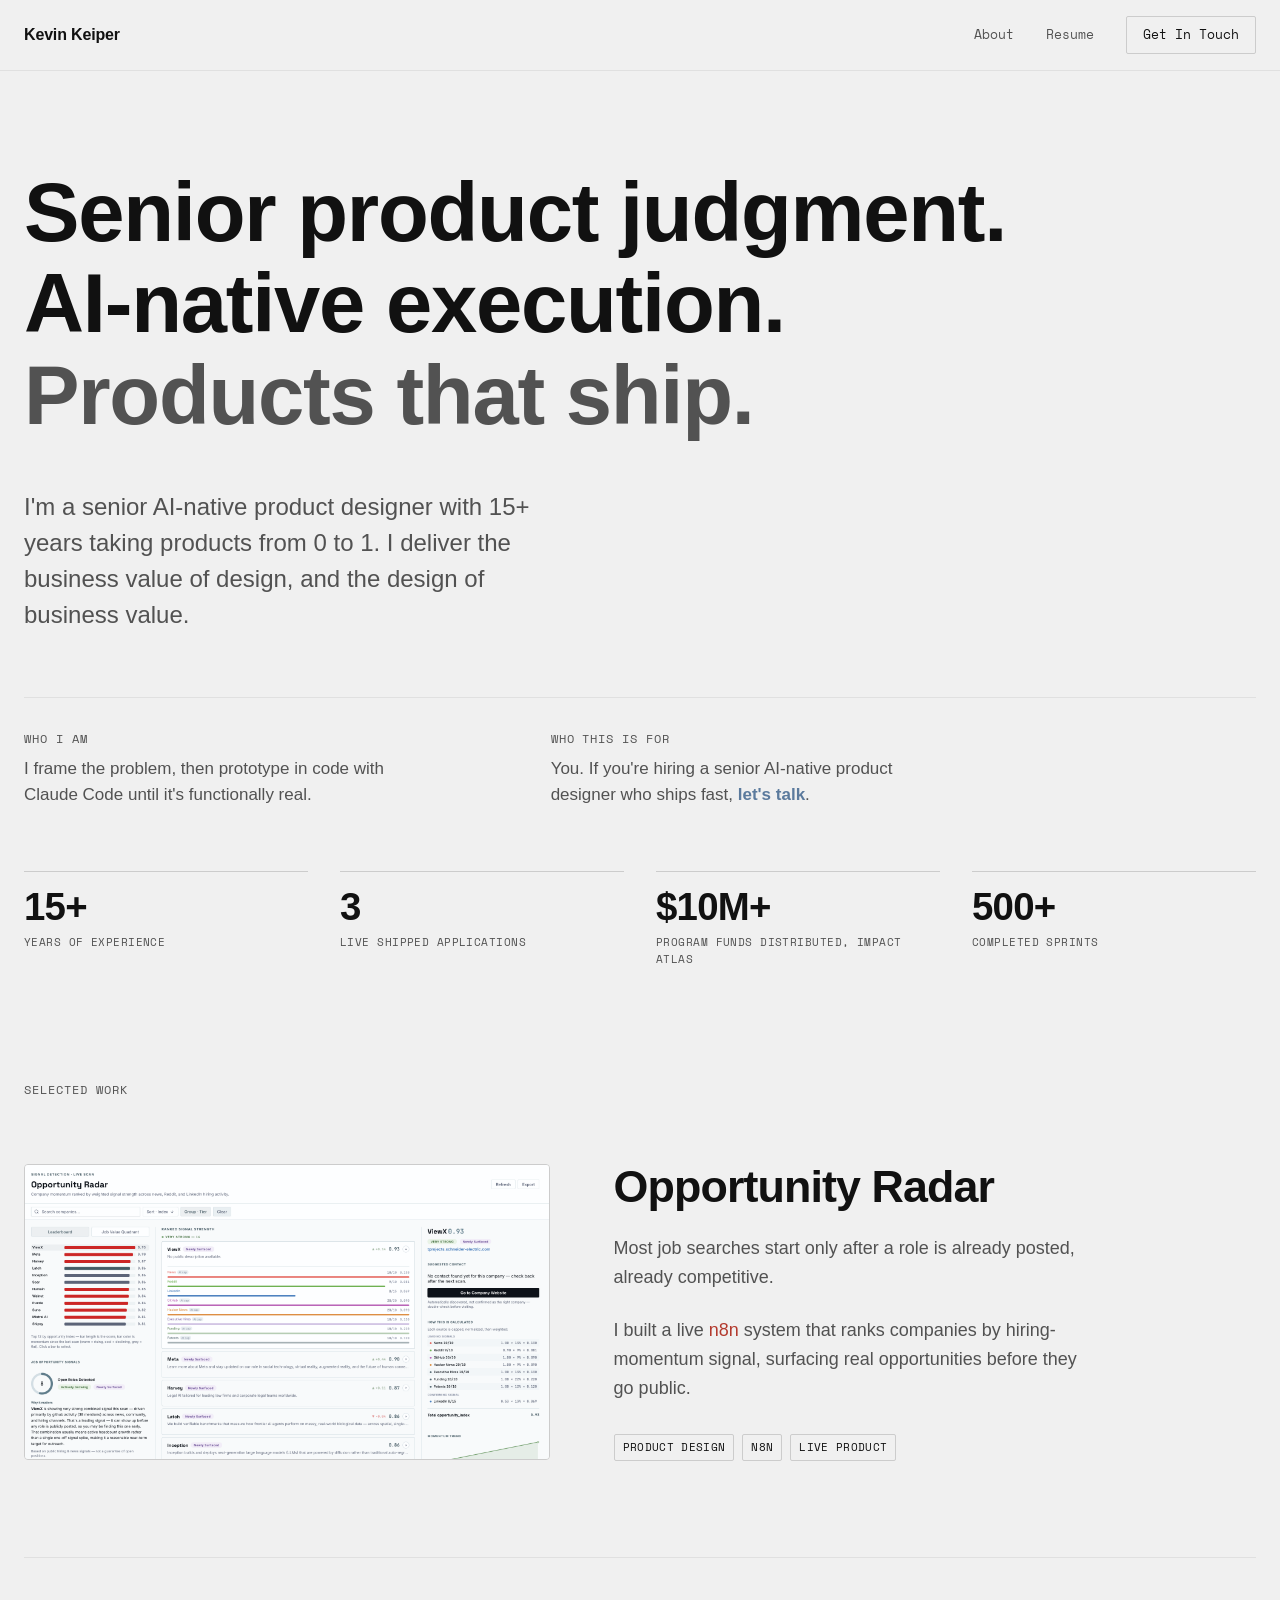
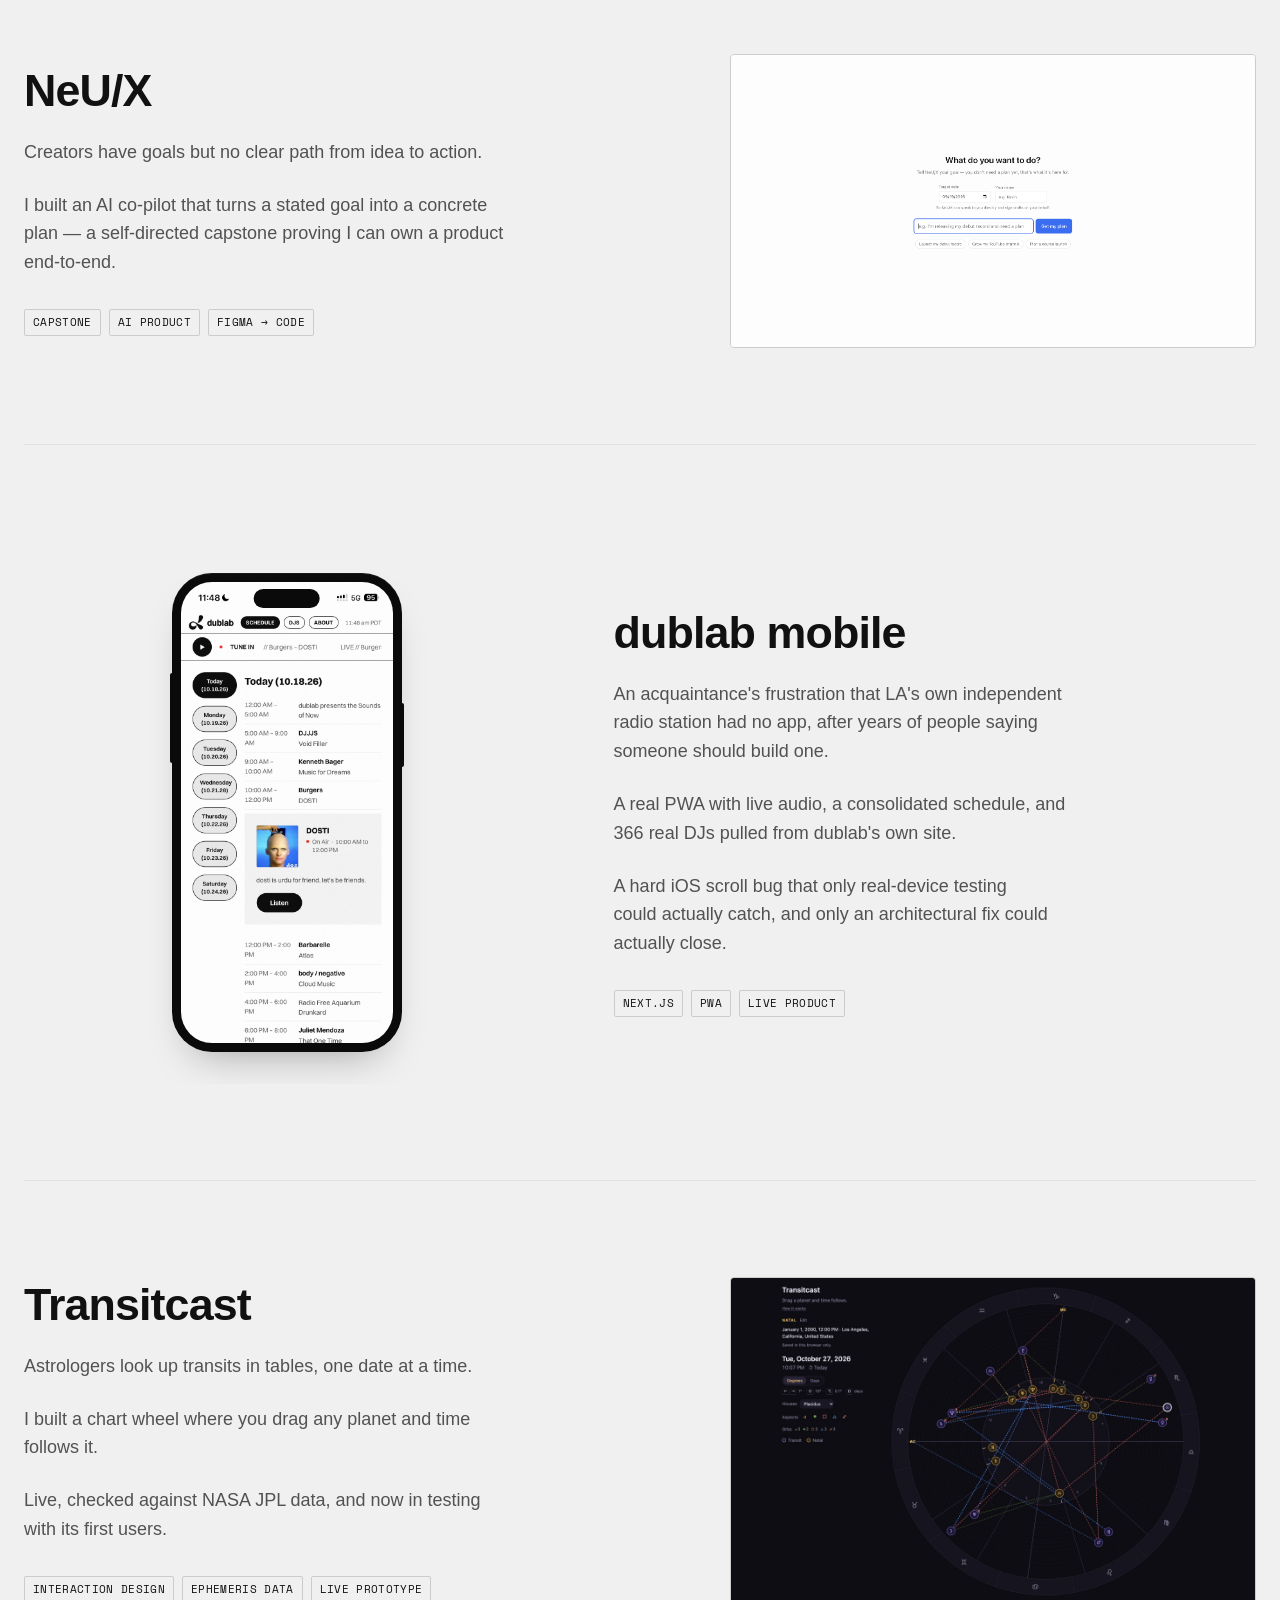
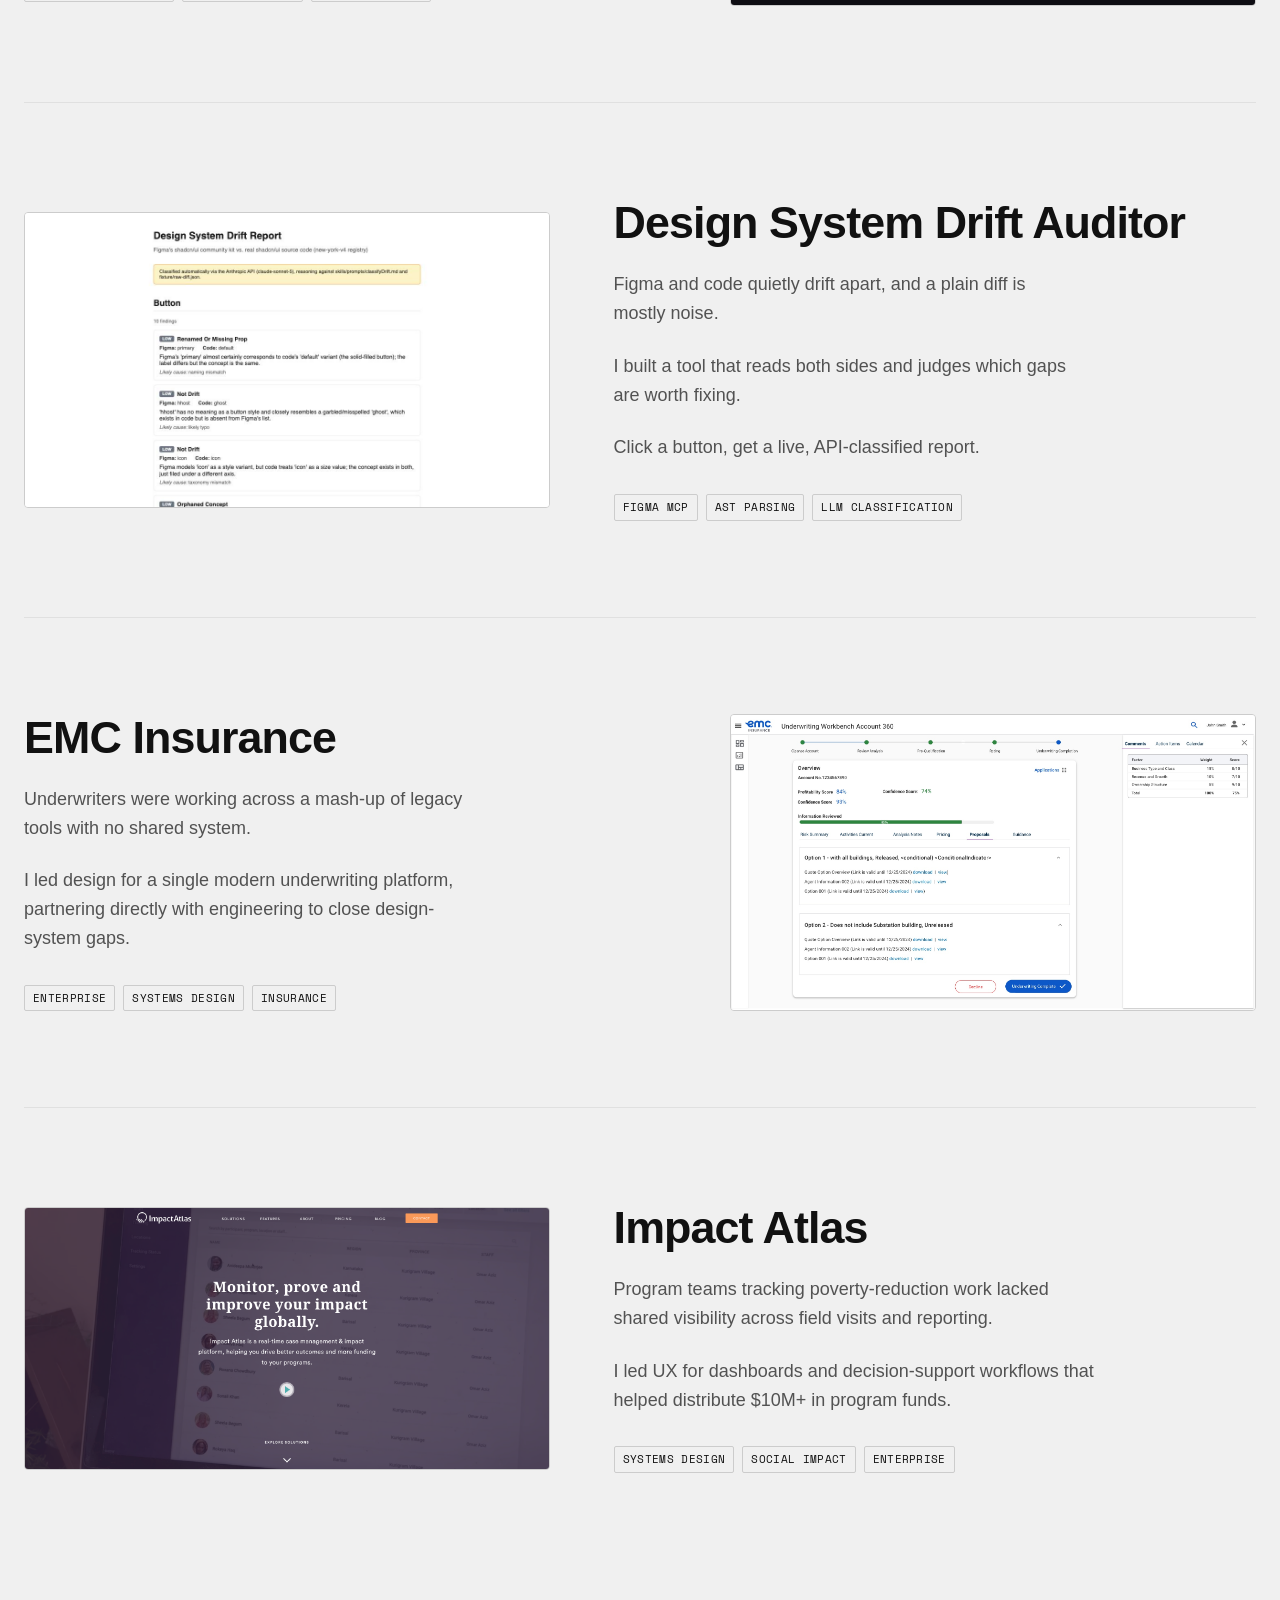
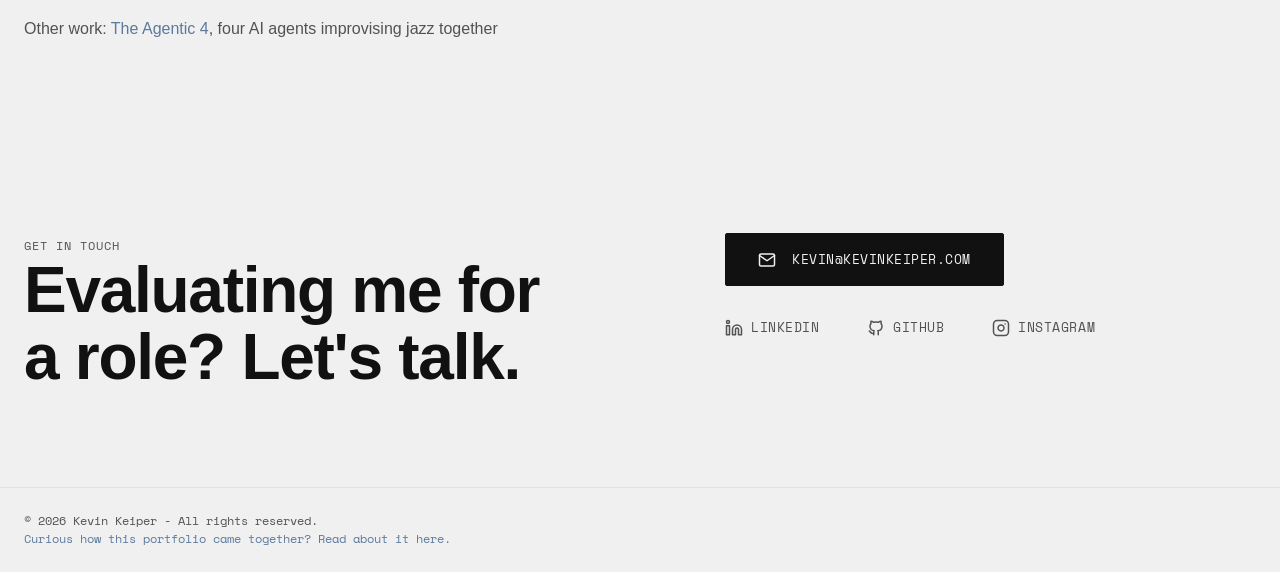
<file: index.html>
<!DOCTYPE html>
<html lang="en">
<head>
<script>document.documentElement.classList.add('js');</script>
<meta charset="UTF-8">
<meta name="viewport" content="width=device-width, initial-scale=1.0">
<title>Kevin Keiper: Senior AI-Native Product Designer</title>
<meta name="description" content="Kevin Keiper — Senior AI-Native Product Designer. Product design portfolio: shipped AI-powered products, enterprise UX, and end-to-end case studies.">
<link rel="preconnect" href="https://api.fontshare.com">
<link href="https://api.fontshare.com/v2/css?f[]=general-sans@400,500,600,700&display=swap" rel="stylesheet">
<link href="https://fonts.googleapis.com/css2?family=Space+Mono:wght@400;700&display=swap" rel="stylesheet">
<link rel="stylesheet" href="css/styles.css">
</head>
<body>

<header class="site-header">
  <div class="wrap site-header__inner">
    <a href="index.html" class="site-header__name">Kevin Keiper</a>
    <div class="site-header__nav">
      <a href="work/about/index.html" class="site-header__link">About</a>
      <a href="assets/resume/Kevin-Keiper-Resume.pdf" class="site-header__link" target="_blank" rel="noopener">Resume</a>
      <a href="#contact" class="site-header__cta">Get In Touch</a>
    </div>
  </div>
</header>

<main>

  <section class="hero">
    <div class="wrap">

      <h1 class="hero__headline">Senior product judgment.<br>AI-native execution.<br><em>Products that ship.</em></h1>
      <p class="hero__subhead">I'm <span data-role-article>a</span> <span data-role-title>senior AI-native product designer</span> with 15+ years taking products from 0 to 1. I deliver the business value of design, and the design of business value.</p>

      <div class="hero__meta">
        <div class="hero__meta-item">
          <span class="section-label">Who I am</span>
          <p>I frame the problem, then prototype in code with Claude Code until it's functionally real.</p>
        </div>
        <div class="hero__meta-item">
          <span class="section-label">Who this is for</span>
          <p>You. If you're hiring <span data-role-article>a</span> <span data-role-title>senior AI-native product designer</span> who ships fast, <a href="mailto:kevin@kevinkeiper.com" class="link-muted-blue"><strong>let's talk</strong></a>.</p>
        </div>
      </div>

    </div>
  </section>

  <div class="hero__stats-divider">
    <div class="wrap">
      <div class="stat-grid">
        <div class="stat-tile">
          <div class="stat-tile__number">15+</div>
          <div class="stat-tile__label">Years of experience</div>
        </div>
        <div class="stat-tile">
          <div class="stat-tile__number">3</div>
          <div class="stat-tile__label">Live shipped applications</div>
        </div>
        <div class="stat-tile">
          <div class="stat-tile__number">$10M+</div>
          <div class="stat-tile__label">Program funds distributed, Impact Atlas</div>
        </div>
        <div class="stat-tile">
          <div class="stat-tile__number">500+</div>
          <div class="stat-tile__label">Completed sprints</div>
        </div>
      </div>
    </div>
  </div>

  <!-- Marquee scrapped 2026-09-07 (Kevin's call, live-preview review): distracting, not adding
       enough to be worth it. Left commented in case we want to revisit the idea later.
  <div class="hero__marquee" aria-hidden="true">
    <div class="hero__marquee-track">
      <a href="work/about/index.html" tabindex="-1">Senior AI-Native Product Designer</a>
      <a href="work/opportunity-radar/index.html" tabindex="-1">Opportunity Radar</a>
      <a href="work/neux/index.html" tabindex="-1">NeU/X</a>
      <a href="work/impact-atlas/index.html" tabindex="-1">Impact Atlas</a>
      <a href="work/kevinkeiper-com/index.html" tabindex="-1">kevinkeiper.com</a>
      <a href="work/emc-insurance/index.html" tabindex="-1">EMC Insurance</a>
      <a href="work/about/index.html" tabindex="-1">AI-Native Product Designer</a>
      <a href="work/opportunity-radar/index.html" tabindex="-1">Opportunity Radar</a>
      <a href="work/neux/index.html" tabindex="-1">NeU/X</a>
      <a href="work/impact-atlas/index.html" tabindex="-1">Impact Atlas</a>
      <a href="work/kevinkeiper-com/index.html" tabindex="-1">kevinkeiper.com</a>
      <a href="work/emc-insurance/index.html" tabindex="-1">EMC Insurance</a>
    </div>
  </div>
  -->

  <section class="case-studies" id="work">
    <div class="wrap">
      <span class="section-label">Selected work</span>

      <article class="case-row">
        <a href="work/opportunity-radar/index.html" class="case-row__media" aria-label="Opportunity Radar case study">
          <img src="assets/images/cards/opprad-dashboard-v2.png" alt="Opportunity Radar dashboard: a leaderboard of companies ranked by hiring signal, with a selected company's score breakdown" loading="lazy">
        </a>
        <div class="case-row__body">
          <h2 class="case-row__title"><a href="work/opportunity-radar/index.html">Opportunity Radar</a></h2>
          <p class="case-row__desc">Most job searches start only after a role is already posted, already competitive.</p>

          <p class="case-row__desc">I built a live <a href="https://n8n.io" target="_blank" rel="noopener" class="link-n8n">n8n</a> system that ranks companies by hiring-momentum signal, surfacing real opportunities before they go public.</p>
          <ul class="tag-row">
            <li class="tag">Product Design</li>
            <li class="tag">n8n</li>
            <li class="tag">Live Product</li>
            <li class="tag" id="opp-radar-count" data-csv-url="https://docs.google.com/spreadsheets/d/e/2PACX-1vTGAgujnKii4qOQYezhAMdwFcsAnLOeg_jnZtE8lOHm2dexXdH0tWtwqKeZbhPxov_Z9YzQGEH2mS2C/pub?gid=456953071&amp;single=true&amp;output=csv">Loading contacts&hellip;</li>
          </ul>
        </div>
      </article>

      <article class="case-row case-row--reverse">
        <a href="work/neux/index.html" class="case-row__media" aria-label="NeU/X case study">
          <img src="work/neux/images/neux-home.png" alt="NeU/X AI co-pilot interface for creator goal planning" loading="lazy">
        </a>
        <div class="case-row__body">
          <h2 class="case-row__title"><a href="work/neux/index.html">NeU/X</a></h2>
          <p class="case-row__desc">Creators have goals but no clear path from idea to action.</p>

          <p class="case-row__desc">I built an AI co-pilot that turns a stated goal into a concrete plan — a self-directed capstone proving I can own a product end-to-end.</p>
          <ul class="tag-row">
            <li class="tag">Capstone</li>
            <li class="tag">AI Product</li>
            <li class="tag">Figma → Code</li>
          </ul>
        </div>
      </article>

      <article class="case-row">
        <a href="work/dublab/index.html" class="case-row__media case-row__media--plain" aria-label="dublab mobile case study">
          <div class="phone-frame" style="--phone-width: 230px;">
            <div class="phone-frame__island"></div>
            <div class="phone-frame__screen">
              <img src="work/dublab/images/dublab-schedule-onair-phone.jpg" alt="dublab app on a real iPhone: today's schedule with the on-air DOSTI show card and Listen button" loading="lazy">
            </div>
          </div>
        </a>
        <div class="case-row__body">
          <h2 class="case-row__title"><a href="work/dublab/index.html">dublab mobile</a></h2>
          <p class="case-row__desc">An acquaintance's frustration that LA's own independent radio station had no app, after years of people saying someone should build one.</p>

          <p class="case-row__desc">A real PWA with live audio, a consolidated schedule, and 366 real DJs pulled from dublab's own site.</p>

          <p class="case-row__desc">A hard iOS scroll bug that only real-device testing could actually catch, and only an architectural fix could actually close.</p>
          <ul class="tag-row">
            <li class="tag">Next.js</li>
            <li class="tag">PWA</li>
            <li class="tag">Live Product</li>
          </ul>
        </div>
      </article>

      <article class="case-row case-row--reverse">
        <a href="work/transitcast/index.html" class="case-row__media" aria-label="Transitcast case study">
          <img src="work/transitcast/images/transitcast-wheel.jpg" alt="Transitcast chart wheel: transiting planets around a sample birth chart, with dashed aspect lines" loading="lazy">
        </a>
        <div class="case-row__body">
          <h2 class="case-row__title"><a href="work/transitcast/index.html">Transitcast</a></h2>
          <p class="case-row__desc">Astrologers look up transits in tables, one date at a time.</p>

          <p class="case-row__desc">I built a chart wheel where you drag any planet and time follows it.</p>

          <p class="case-row__desc">Live, checked against NASA JPL data, and now in testing with its first users.</p>
          <ul class="tag-row">
            <li class="tag">Interaction Design</li>
            <li class="tag">Ephemeris Data</li>
            <li class="tag">Live Prototype</li>
          </ul>
        </div>
      </article>

      <article class="case-row">
        <a href="work/design-system-auditor/index.html" class="case-row__media case-row__media--crop" aria-label="Design System Drift Auditor case study">
          <img src="work/design-system-auditor/images/01-button-findings.jpg" alt="Design System Drift Report, showing classified findings with severity badges" loading="lazy">
        </a>
        <div class="case-row__body">
          <h2 class="case-row__title"><a href="work/design-system-auditor/index.html">Design System Drift Auditor</a></h2>
          <p class="case-row__desc">Figma and code quietly drift apart, and a plain diff is mostly noise.</p>

          <p class="case-row__desc">I built a tool that reads both sides and judges which gaps are worth fixing.</p>

          <p class="case-row__desc">Click a button, get a live, API-classified report.</p>
          <ul class="tag-row">
            <li class="tag">Figma MCP</li>
            <li class="tag">AST Parsing</li>
            <li class="tag">LLM Classification</li>
          </ul>
        </div>
      </article>

      <article class="case-row case-row--reverse">
        <a href="work/emc-insurance/index.html" class="case-row__media" aria-label="EMC Insurance case study">
          <img src="work/emc-insurance/images/EMC Final 05.jpg" alt="Underwriting Workbench proposals tab with quote options ready for release" loading="lazy">
        </a>
        <div class="case-row__body">
          <h2 class="case-row__title"><a href="work/emc-insurance/index.html">EMC Insurance</a></h2>
          <p class="case-row__desc">Underwriters were working across a mash-up of legacy tools with no shared system.</p>

          <p class="case-row__desc">I led design for a single modern underwriting platform, partnering directly with engineering to close design-system gaps.</p>
          <ul class="tag-row">
            <li class="tag">Enterprise</li>
            <li class="tag">Systems Design</li>
            <li class="tag">Insurance</li>
          </ul>
        </div>
      </article>

      <article class="case-row">
        <a href="work/impact-atlas/index.html" class="case-row__media" aria-label="Impact Atlas case study">
          <img src="work/impact-atlas/images/impact_atlas_homepage.png" alt="Impact Atlas marketing home page, showing the participant tracking dashboard" loading="lazy">
        </a>
        <div class="case-row__body">
          <h2 class="case-row__title"><a href="work/impact-atlas/index.html">Impact Atlas</a></h2>
          <p class="case-row__desc">Program teams tracking poverty-reduction work lacked shared visibility across field visits and reporting.</p>

          <p class="case-row__desc">I led UX for dashboards and decision-support workflows that helped distribute $10M+ in program funds.</p>
          <ul class="tag-row">
            <li class="tag">Systems Design</li>
            <li class="tag">Social Impact</li>
            <li class="tag">Enterprise</li>
          </ul>
        </div>
      </article>

      <p class="case-studies__also">Other work: <a href="work/the-agentic-4/index.html" class="link-muted-blue">The Agentic 4</a>, four AI agents improvising jazz together</p>

    </div>
  </section>

  <section class="contact" id="contact">
    <div class="wrap contact__grid">
      <div>
        <span class="section-label">Get in touch</span>
        <h2 class="contact__headline">Evaluating me for a role? Let's talk.</h2>
      </div>

      <div class="contact-links">
        <a href="mailto:kevin@kevinkeiper.com" class="btn contact-links__email">
          <svg class="contact-links__icon" viewBox="0 0 24 24" fill="none" stroke="currentColor" stroke-width="2" stroke-linecap="round" stroke-linejoin="round" aria-hidden="true"><path d="M4 4h16c1.1 0 2 .9 2 2v12c0 1.1-.9 2-2 2H4c-1.1 0-2-.9-2-2V6c0-1.1.9-2 2-2z"/><polyline points="22,6 12,13 2,6"/></svg>
          kevin@kevinkeiper.com
        </a>
        <ul class="contact-links__social">
          <li>
            <a href="https://www.linkedin.com/in/kevinkeiper/" target="_blank" rel="noopener">
              <svg class="contact-links__icon" viewBox="0 0 24 24" fill="none" stroke="currentColor" stroke-width="2" stroke-linecap="round" stroke-linejoin="round" aria-hidden="true"><path d="M16 8a6 6 0 0 1 6 6v7h-4v-7a2 2 0 0 0-2-2 2 2 0 0 0-2 2v7h-4v-7a6 6 0 0 1 6-6z"/><rect x="2" y="9" width="4" height="12"/><circle cx="4" cy="4" r="2"/></svg>
              LinkedIn
            </a>
          </li>
          <li>
            <a href="https://github.com/keiperk" target="_blank" rel="noopener">
              <svg class="contact-links__icon" viewBox="0 0 24 24" fill="none" stroke="currentColor" stroke-width="2" stroke-linecap="round" stroke-linejoin="round" aria-hidden="true"><path d="M9 19c-4.3 1.4-4.3-2.5-6-3m12 5v-3.5c0-1 .1-1.4-.5-2 2.8-.3 5.5-1.4 5.5-6a4.6 4.6 0 0 0-1.3-3.2 4.2 4.2 0 0 0-.1-3.2s-1.1-.3-3.5 1.3a12.3 12.3 0 0 0-6.2 0C6.5 2.8 5.4 3.1 5.4 3.1a4.2 4.2 0 0 0-.1 3.2A4.6 4.6 0 0 0 4 9.5c0 4.6 2.7 5.7 5.5 6-.6.6-.6 1.2-.5 2V21"/></svg>
              GitHub
            </a>
          </li>
          <li>
            <a href="https://www.instagram.com/t_e_c_h_n_i_q_u_e_s/" target="_blank" rel="noopener">
              <svg class="contact-links__icon" viewBox="0 0 24 24" fill="none" stroke="currentColor" stroke-width="2" stroke-linecap="round" stroke-linejoin="round" aria-hidden="true"><rect x="2" y="2" width="20" height="20" rx="5" ry="5"/><path d="M16 11.37A4 4 0 1 1 12.63 8 4 4 0 0 1 16 11.37z"/><line x1="17.5" y1="6.5" x2="17.51" y2="6.5"/></svg>
              Instagram
            </a>
          </li>
        </ul>
      </div>
    </div>
  </section>

</main>

<footer class="site-footer">
  <div class="wrap">
    <p>&copy; 2026 Kevin Keiper - All rights reserved.</p>
    <p><a href="work/kevinkeiper-com/index.html" class="link-muted-blue">Curious how this portfolio came together? Read about it here.</a></p>
  </div>
</footer>

<script src="js/main.js"></script>
</body>
</html>
</file>
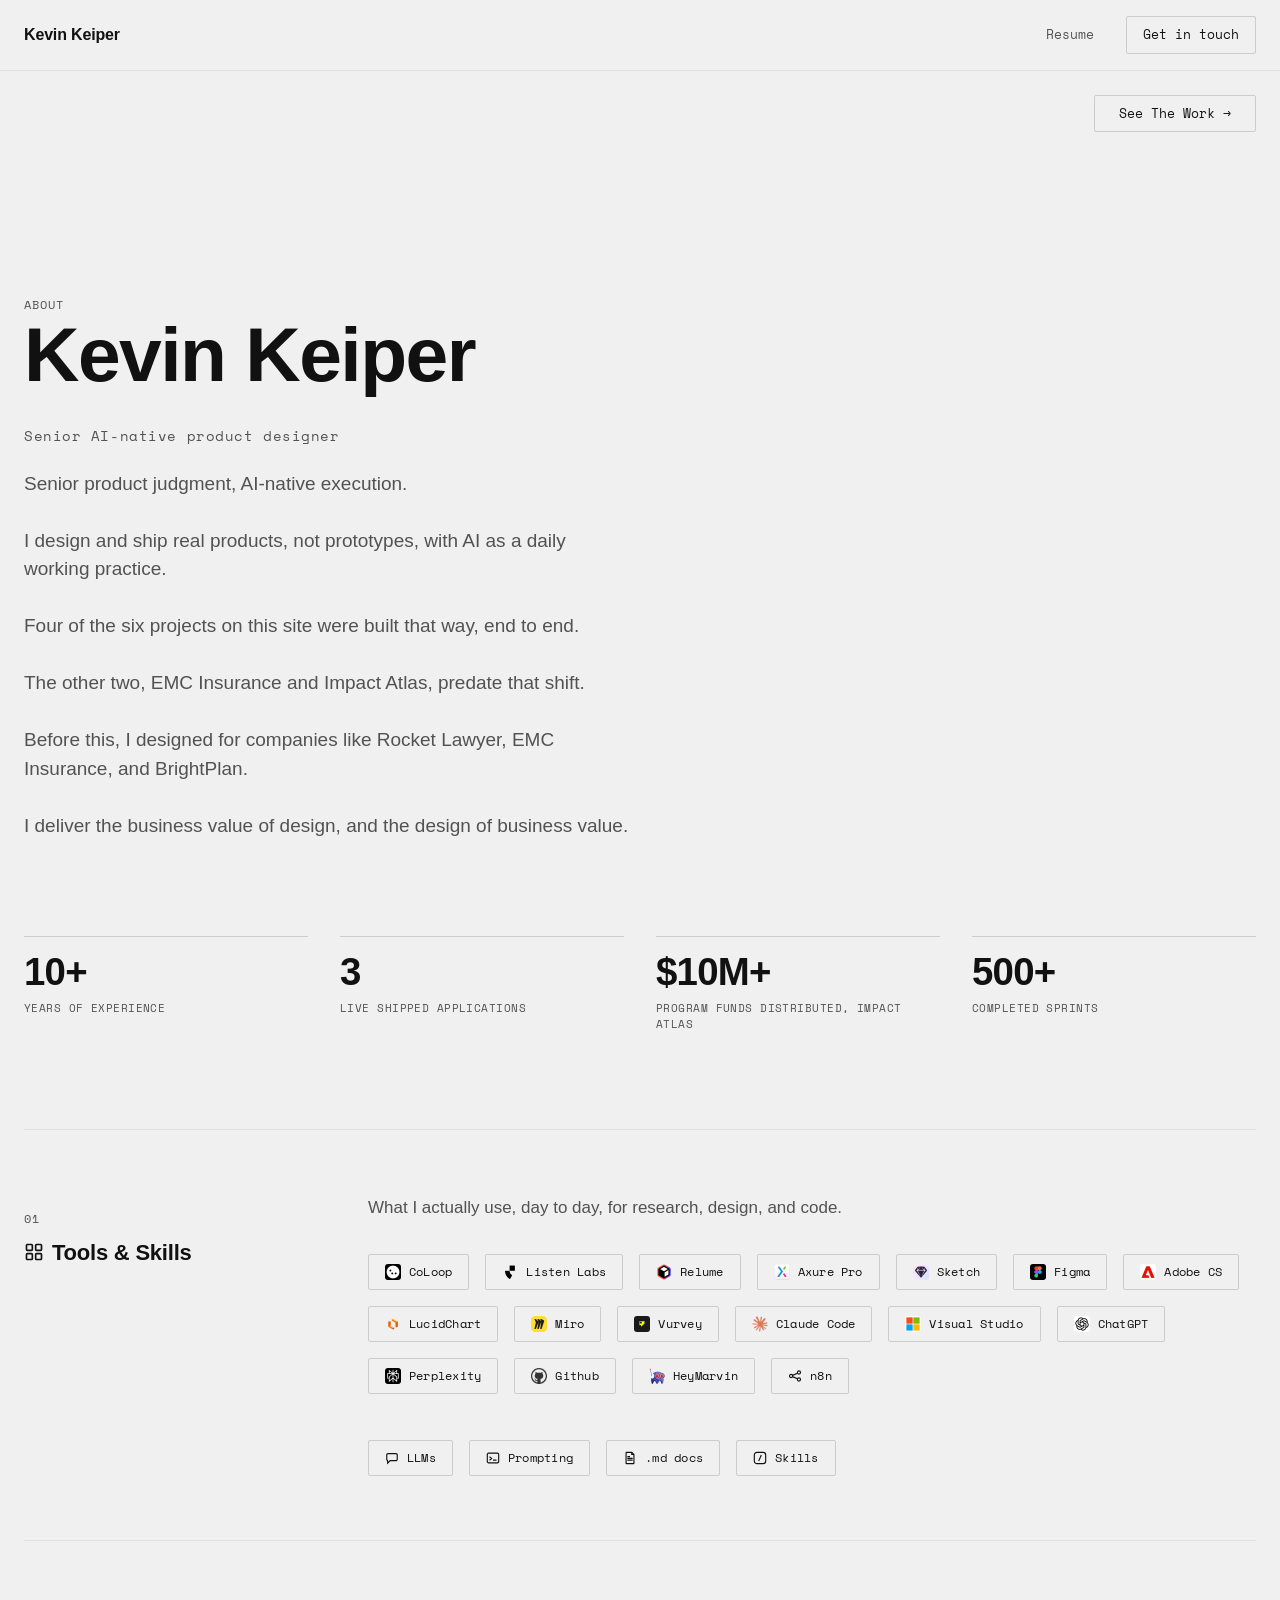
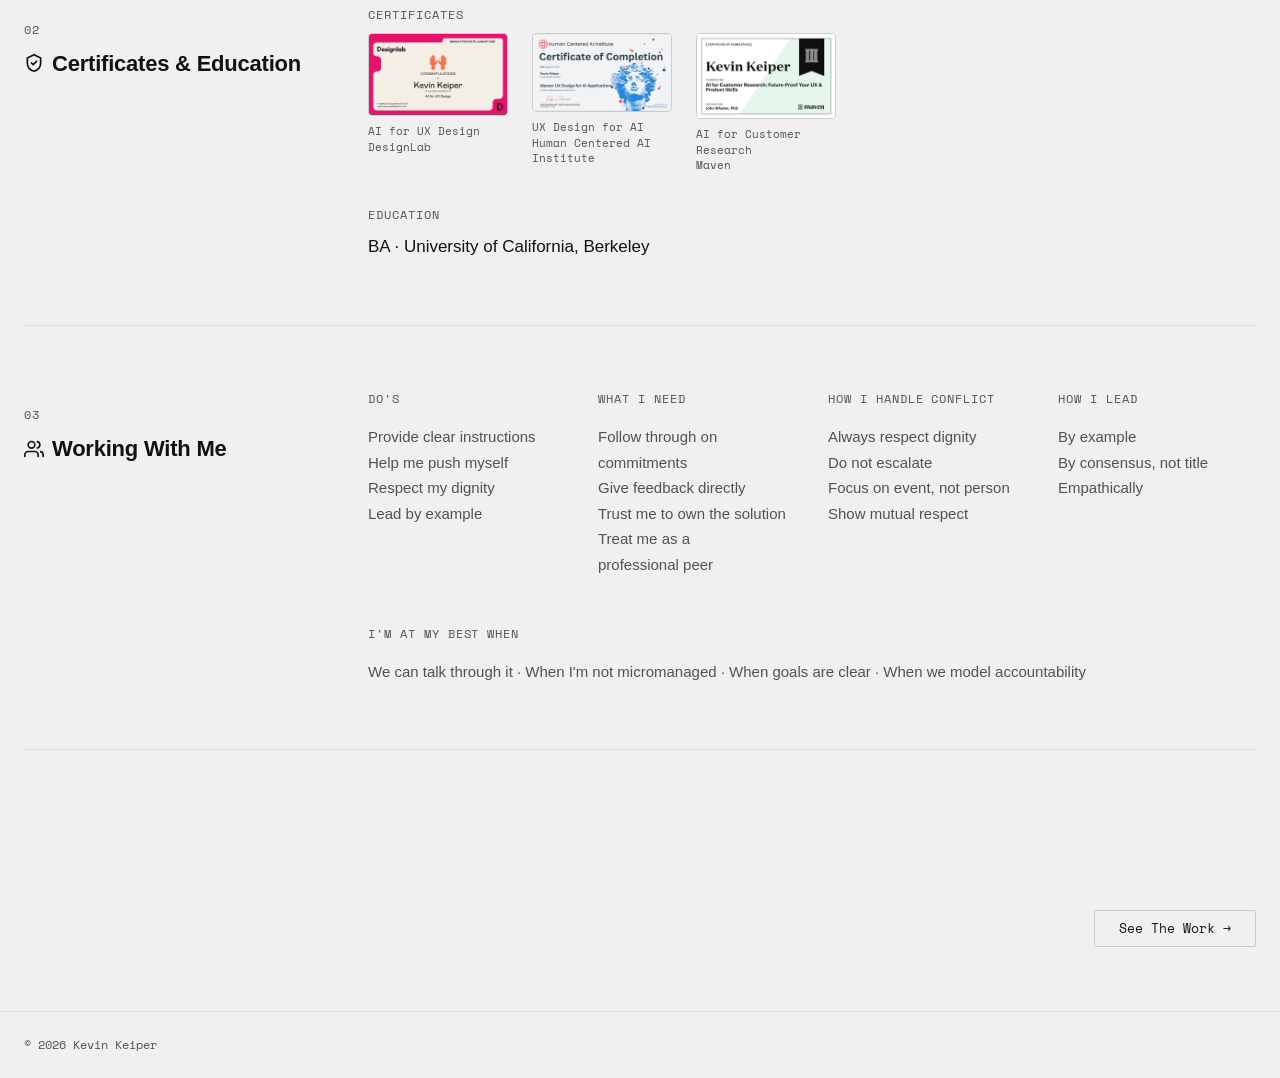
<file: work/about/index.html>
<!DOCTYPE html>
<html lang="en">
<head>
<script>document.documentElement.classList.add('js');</script>
<meta charset="UTF-8">
<meta name="viewport" content="width=device-width, initial-scale=1.0">
<title>About, Kevin Keiper</title>
<meta name="description" content="Product designer working with AI as a genuine collaborator: tools, credentials, and how I work with a team.">
<link rel="preconnect" href="https://api.fontshare.com">
<link href="https://api.fontshare.com/v2/css?f[]=general-sans@400,500,600,700&display=swap" rel="stylesheet">
<link href="https://fonts.googleapis.com/css2?family=Space+Mono:wght@400;700&display=swap" rel="stylesheet">
<link rel="stylesheet" href="../../css/styles.css">
</head>
<body>

<header class="site-header">
  <div class="wrap site-header__inner">
    <a href="../../index.html" class="site-header__name">Kevin Keiper</a>
    <div class="site-header__nav">
      <a href="../../assets/resume/Kevin-Keiper-Resume.pdf" class="site-header__link" target="_blank" rel="noopener">Resume</a>
      <a href="../../index.html#contact" class="site-header__cta">Get in touch</a>
    </div>
  </div>
</header>

<main>

  <nav class="detail-nav wrap detail-nav--top" style="justify-content: flex-end;">
    <a href="../../index.html#work">See The Work &rarr;</a>
  </nav>

  <section class="detail-hero">
    <div class="wrap">

      <div class="detail-hero-row">
        <div class="detail-hero-text">
          <span class="section-label detail-hero__eyebrow">About</span>
          <h1 class="detail-hero__title">Kevin Keiper</h1>
          <p class="detail-hero__role"><span data-role-title>senior AI-native product designer</span></p>
          <p class="detail-hero__desc">Senior product judgment, AI-native execution.<br><br>I design and ship real products, not prototypes, with AI as a daily working practice.<br><br>Four of the six projects on this site were built that way, end to end.<br><br>The other two, EMC Insurance and Impact Atlas, predate that shift.<br><br>Before this, I designed for companies like Rocket Lawyer, EMC Insurance, and BrightPlan.<br><br>I deliver the business value of design, and the design of business value.</p>
        </div>
      </div>

      <div class="stat-grid">
        <div class="stat-tile">
          <div class="stat-tile__number">10+</div>
          <div class="stat-tile__label">Years of experience</div>
        </div>
        <div class="stat-tile">
          <div class="stat-tile__number">3</div>
          <div class="stat-tile__label">Live shipped applications</div>
        </div>
        <div class="stat-tile">
          <div class="stat-tile__number">$10M+</div>
          <div class="stat-tile__label">Program funds distributed, Impact Atlas</div>
        </div>
        <div class="stat-tile">
          <div class="stat-tile__number">500+</div>
          <div class="stat-tile__label">Completed sprints</div>
        </div>
      </div>

    </div>
  </section>

  <div class="rail-wrap wrap">

    <section class="rail-row">
      <aside class="rail-item">
        <span class="section-label rail-item__index">01</span>
        <h2 class="detail-section__title"><svg class="rail-item__icon" viewBox="0 0 24 24" fill="none" stroke-width="2" stroke-linecap="round" stroke-linejoin="round"><rect x="3" y="3" width="7" height="7" rx="1"/><rect x="14" y="3" width="7" height="7" rx="1"/><rect x="3" y="14" width="7" height="7" rx="1"/><rect x="14" y="14" width="7" height="7" rx="1"/></svg>Tools & Skills</h2>
      </aside>
      <div class="rail-content">
        <div class="detail-section__body">
          <p>What I actually use, day to day, for research, design, and code.</p>
        </div>
        <ul class="tool-row" style="margin-top: var(--sp-5);">
          <li class="tool-badge"><img src="../../assets/tool-logos/favicon-coloop.png" alt="">CoLoop</li>
          <li class="tool-badge"><img src="../../assets/tool-logos/favicon-listenlabs.png" alt="">Listen Labs</li>
          <li class="tool-badge"><img src="../../assets/tool-logos/favicon-relume.png" alt="">Relume</li>
          <li class="tool-badge"><img src="../../assets/tool-logos/favicon-axurepro.png" alt="">Axure Pro</li>
          <li class="tool-badge"><img src="../../assets/tool-logos/favicon-sketch.png" alt="">Sketch</li>
          <li class="tool-badge"><img src="../../assets/tool-logos/favicon-figma.png" alt="">Figma</li>
          <li class="tool-badge"><img src="../../assets/tool-logos/favicon-adobecs.png" alt="">Adobe CS</li>
          <li class="tool-badge"><img src="../../assets/tool-logos/favicon-lucidchart.png" alt="">LucidChart</li>
          <li class="tool-badge"><img src="../../assets/tool-logos/favicon-miro.png" alt="">Miro</li>
          <li class="tool-badge"><img src="../../assets/tool-logos/favicon-vurvey.png" alt="">Vurvey</li>
          <li class="tool-badge"><img src="../../assets/tool-logos/favicon-claudecode.png" alt="">Claude Code</li>
          <li class="tool-badge"><img src="../../assets/tool-logos/favicon-visualstudio.png" alt="">Visual Studio</li>
          <li class="tool-badge"><img src="../../assets/tool-logos/favicon-chatgpt.png" alt="">ChatGPT</li>
          <li class="tool-badge"><img src="../../assets/tool-logos/favicon-perplexity.png" alt="">Perplexity</li>
          <li class="tool-badge"><img src="../../assets/tool-logos/favicon-github-circle.png" alt="">Github</li>
          <li class="tool-badge"><img src="../../assets/tool-logos/favicon-heymarvin.png" alt="">HeyMarvin</li>
          <li class="tool-badge">
            <svg viewBox="0 0 16 16" fill="none" stroke-width="1.3"><circle cx="3.5" cy="8" r="1.8"/><circle cx="12.5" cy="4" r="1.8"/><circle cx="12.5" cy="12" r="1.8"/><path d="M5.1 7.3 10.9 4.8M5.1 8.7 10.9 11.2"/></svg>
            n8n
          </li>
          <li style="flex-basis: 100%; height: 0; margin-top: 14px;" aria-hidden="true"></li>
          <li class="tool-badge">
            <svg viewBox="0 0 16 16" fill="none" stroke-width="1.3"><path d="M2 4.5a1.5 1.5 0 0 1 1.5-1.5h9A1.5 1.5 0 0 1 14 4.5v5A1.5 1.5 0 0 1 12.5 11H6l-3 3v-3H3.5A1.5 1.5 0 0 1 2 9.5v-5Z"/></svg>
            LLMs
          </li>
          <li class="tool-badge">
            <svg viewBox="0 0 16 16" fill="none" stroke-width="1.3"><rect x="1.5" y="2.5" width="13" height="11" rx="1.5"/><path d="M4 6.5 6.5 8.5 4 10.5M8 10.5h4"/></svg>
            Prompting
          </li>
          <li class="tool-badge">
            <svg viewBox="0 0 16 16" fill="none" stroke-width="1.3"><path d="M4 1.5h6l2.5 2.5v10a.5.5 0 0 1-.5.5h-8a.5.5 0 0 1-.5-.5v-12a.5.5 0 0 1 .5-.5Z"/><path d="M10 1.5v2.5h2.5"/><path d="M5 8.5h6M5 10.5h6M5 6.5h3"/></svg>
            .md docs
          </li>
          <li class="tool-badge">
            <svg viewBox="0 0 16 16" fill="none" stroke-width="1.3"><rect x="1.5" y="1.5" width="13" height="13" rx="3"/><path d="M9.5 4.5 6.5 11.5"/></svg>
            Skills
          </li>
        </ul>
      </div>
    </section>

    <section class="rail-row">
      <aside class="rail-item">
        <span class="section-label rail-item__index">02</span>
        <h2 class="detail-section__title"><svg class="rail-item__icon" viewBox="0 0 24 24" fill="none" stroke-width="2" stroke-linecap="round" stroke-linejoin="round"><path d="M12 2 4 6v6c0 5 3.5 8.5 8 10 4.5-1.5 8-5 8-10V6z"/><path d="m9 12 2 2 4-4"/></svg>Certificates &amp; Education</h2>
      </aside>
      <div class="rail-content">
        <div class="detail-section__body">
          <div style="margin-bottom: var(--sp-5);">
            <span class="section-label" style="display:block; margin-bottom: var(--sp-2);">Certificates</span>
            <ul class="cert-row">
              <li class="cert-badge">
                <a href="../../assets/certificates/AI for UX Design Certificate of Completion - Kevin Keiper.pdf" target="_blank" rel="noopener">
                  <img src="../../assets/certificates/thumb-ai-ux-design.png" alt="AI for UX Design certificate, DesignLab">
                  <span>AI for UX Design<br>DesignLab</span>
                </a>
              </li>
              <li class="cert-badge">
                <a href="../../assets/certificates/HCAI Cert - Kevin.pdf" target="_blank" rel="noopener">
                  <img src="../../assets/certificates/thumb-hcai.png" alt="Master UX Design for AI Applications certificate, Human Centered AI Institute">
                  <span>UX Design for AI<br>Human Centered AI Institute</span>
                </a>
              </li>
              <li class="cert-badge">
                <a href="../../assets/certificates/AI-for-Customer-Research_-Future-Proof-Your-UX-&-Product-Skills-Certificate (1) 1.png" target="_blank" rel="noopener">
                  <img src="../../assets/certificates/thumb-ai-customer-research.png" alt="AI for Customer Research certificate, Maven">
                  <span>AI for Customer Research<br>Maven</span>
                </a>
              </li>
            </ul>
          </div>
          <div>
            <span class="section-label" style="display:block; margin-bottom: var(--sp-2);">Education</span>
            <p style="color: var(--ink);">BA · University of California, Berkeley</p>
          </div>
        </div>
      </div>
    </section>

    <section class="rail-row">
      <aside class="rail-item">
        <span class="section-label rail-item__index">03</span>
        <h2 class="detail-section__title"><svg class="rail-item__icon" viewBox="0 0 24 24" fill="none" stroke-width="2" stroke-linecap="round" stroke-linejoin="round"><path d="M17 21v-2a4 4 0 0 0-4-4H5a4 4 0 0 0-4 4v2"/><circle cx="9" cy="7" r="4"/><path d="M23 21v-2a4 4 0 0 0-3-3.87"/><path d="M16 3.13a4 4 0 0 1 0 7.75"/></svg>Working With Me</h2>
      </aside>
      <div class="rail-content">
        <div class="detail-gallery detail-gallery--4up" style="align-items: start; margin-top: 0;">
          <div>
            <span class="section-label" style="display:block; margin-bottom: var(--sp-3);">Do's</span>
            <p style="color: var(--muted); font-size: 0.9375rem; line-height: 1.7;">Provide clear instructions<br>Help me push myself<br>Respect my dignity<br>Lead by example</p>
          </div>
          <div>
            <span class="section-label" style="display:block; margin-bottom: var(--sp-3);">What I Need</span>
            <p style="color: var(--muted); font-size: 0.9375rem; line-height: 1.7;">Follow through on commitments<br>Give feedback directly<br>Trust me to own the solution<br>Treat me as a professional peer</p>
          </div>
          <div>
            <span class="section-label" style="display:block; margin-bottom: var(--sp-3);">How I handle conflict</span>
            <p style="color: var(--muted); font-size: 0.9375rem; line-height: 1.7;">Always respect dignity<br>Do not escalate<br>Focus on event, not person<br>Show mutual respect</p>
          </div>
          <div>
            <span class="section-label" style="display:block; margin-bottom: var(--sp-3);">How I Lead</span>
            <p style="color: var(--muted); font-size: 0.9375rem; line-height: 1.7;">By example<br>By consensus, not title<br>Empathically</p>
          </div>
        </div>

        <div style="margin-top: var(--sp-6);">
          <span class="section-label" style="display:block; margin-bottom: var(--sp-3);">I'm At My Best When</span>
          <p style="color: var(--muted); font-size: 0.9375rem; line-height: 1.7;">We can talk through it &middot; When I'm not micromanaged &middot; When goals are clear &middot; When we model accountability</p>
        </div>
      </div>
    </section>

  </div>

  <nav class="detail-nav wrap" style="justify-content: flex-end;">
    <a href="../../index.html#work">See The Work &rarr;</a>
  </nav>

</main>

<footer class="site-footer">
  <div class="wrap">
    <p>&copy; 2026 Kevin Keiper</p>
  </div>
</footer>

<script src="../../js/main.js"></script>
</body>
</html>
</file>
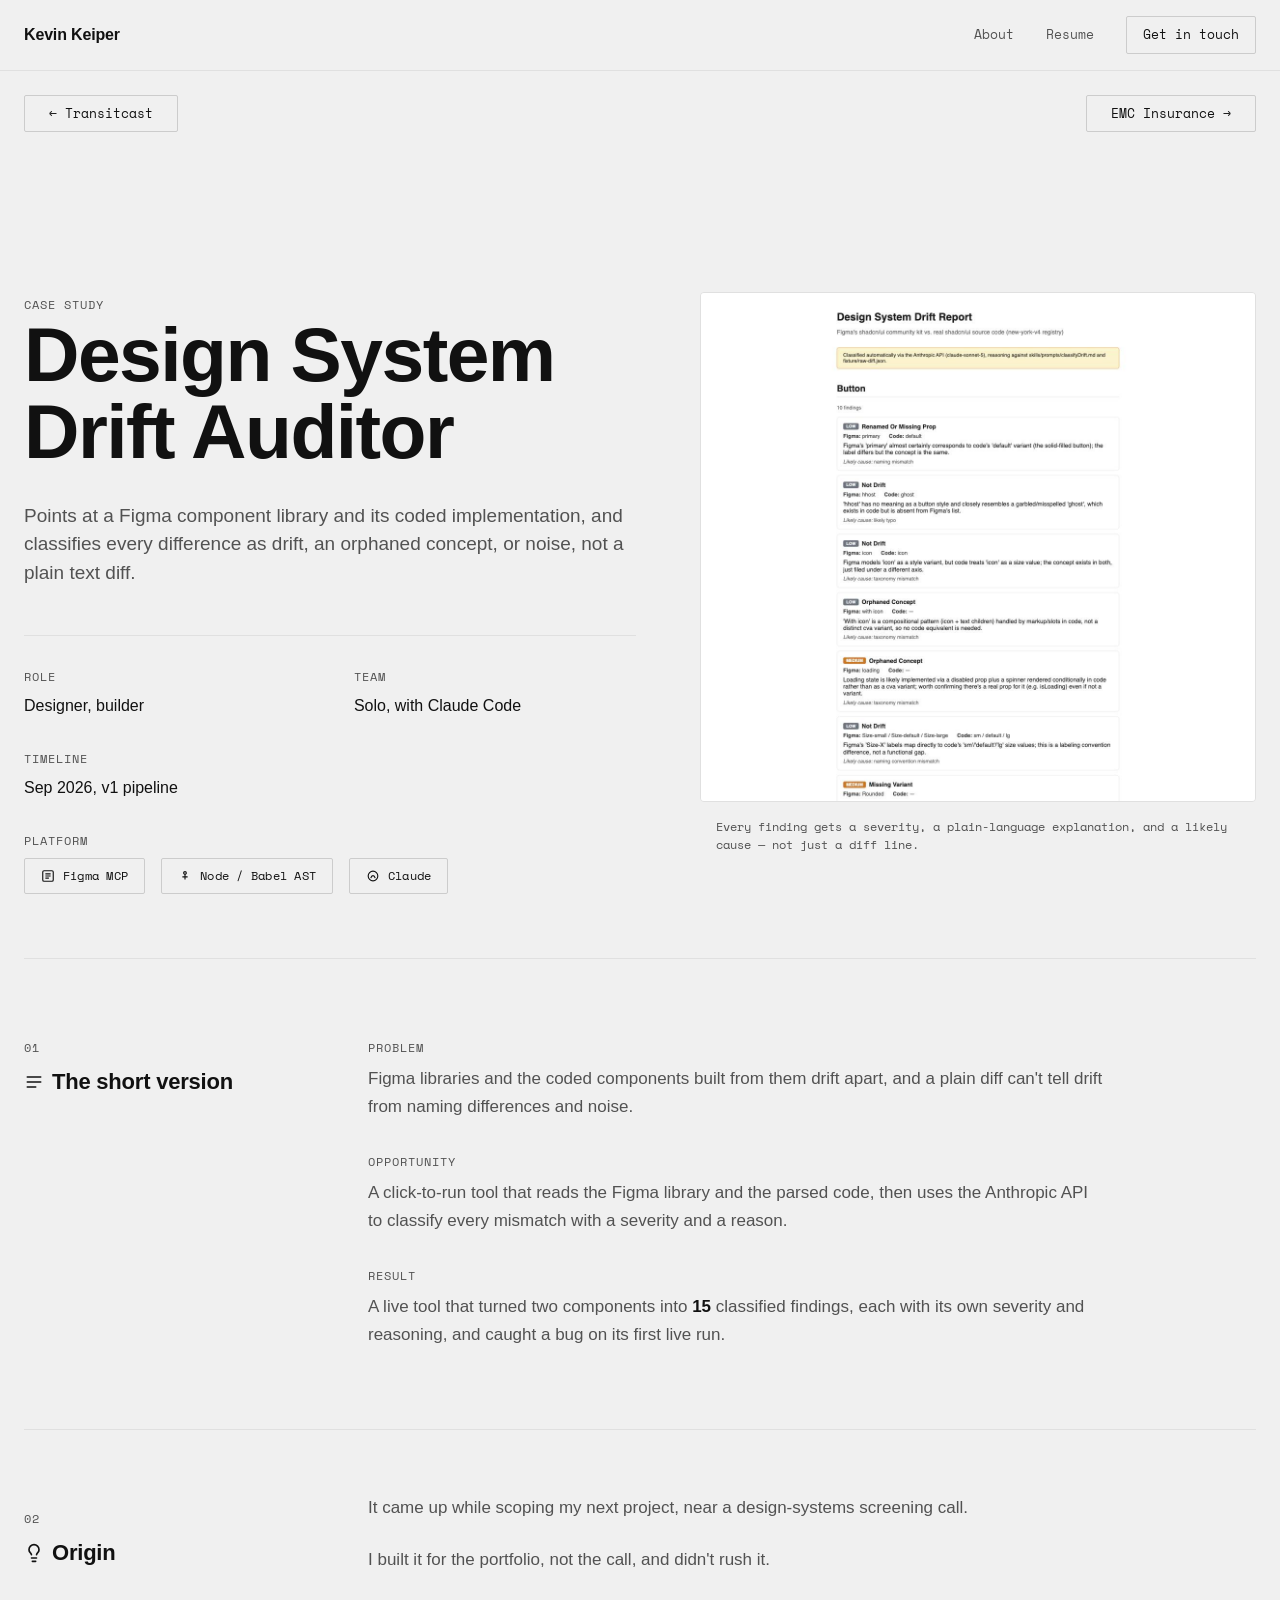
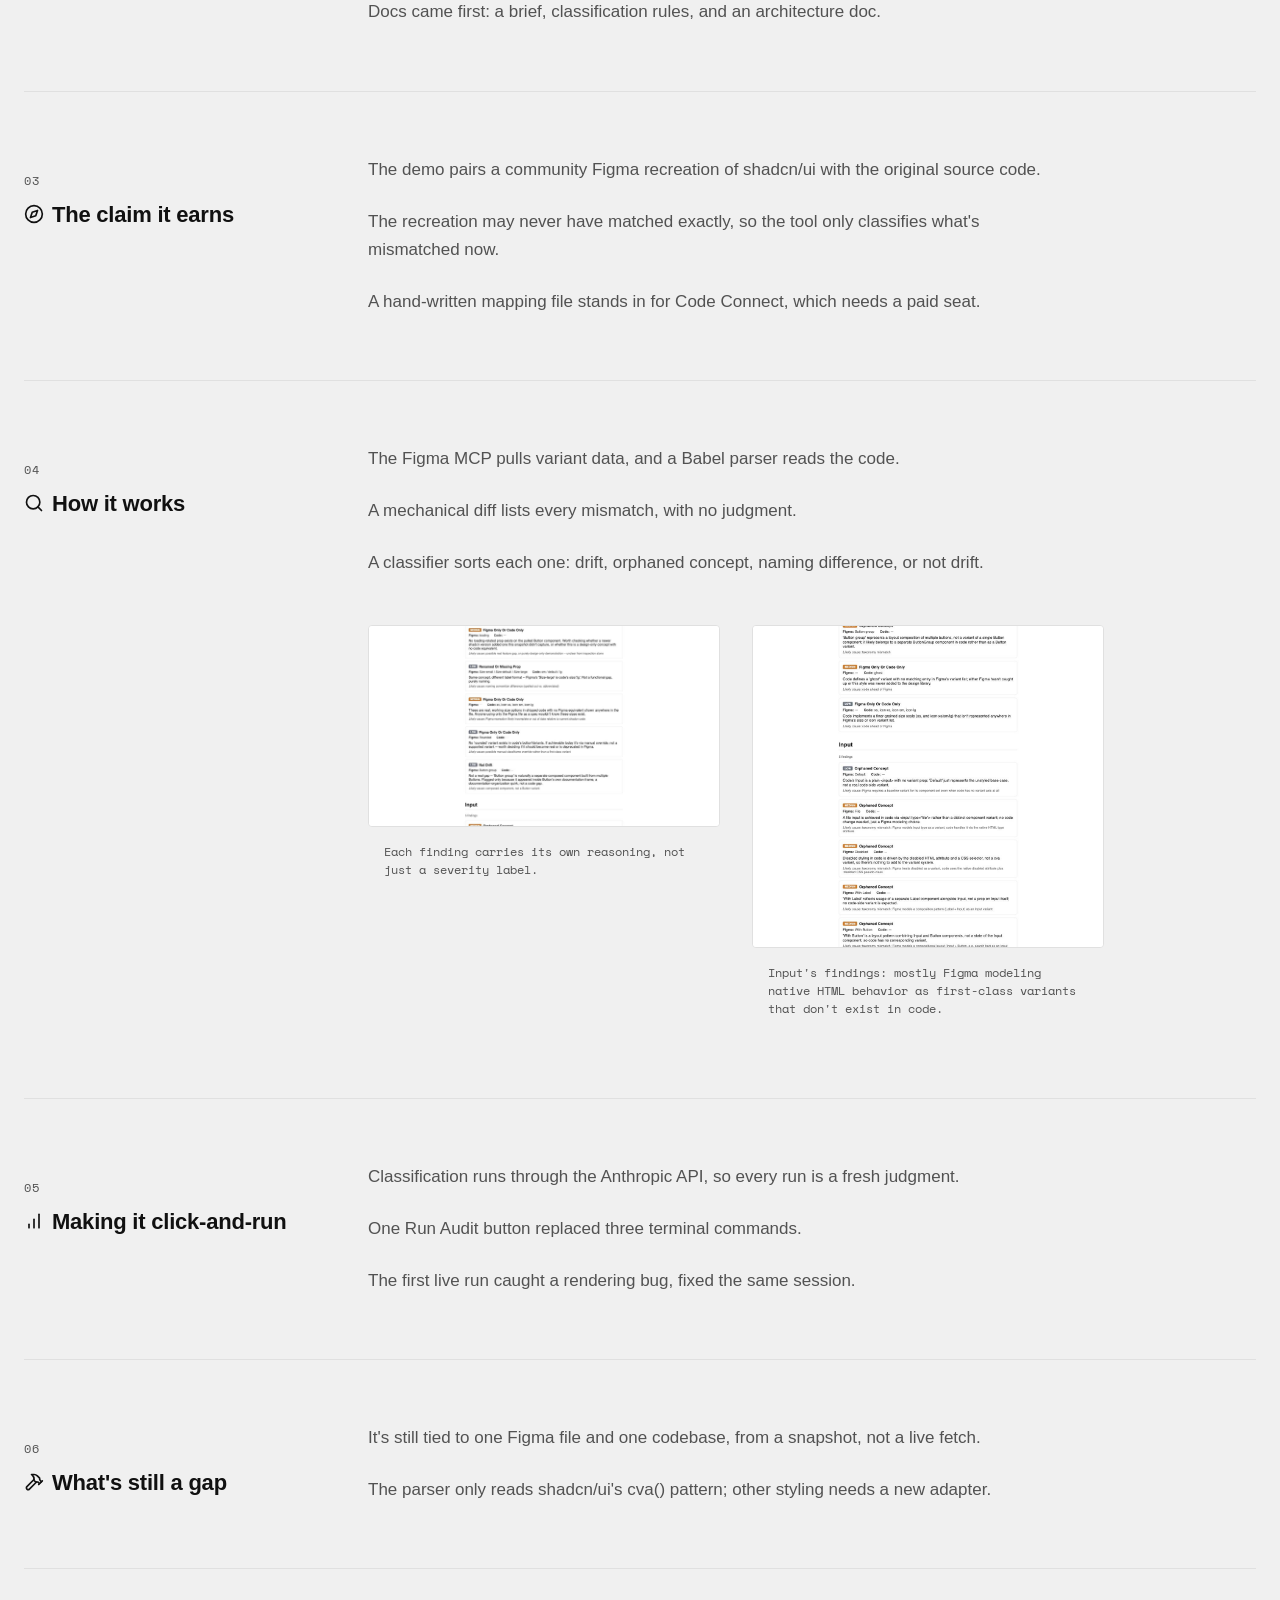
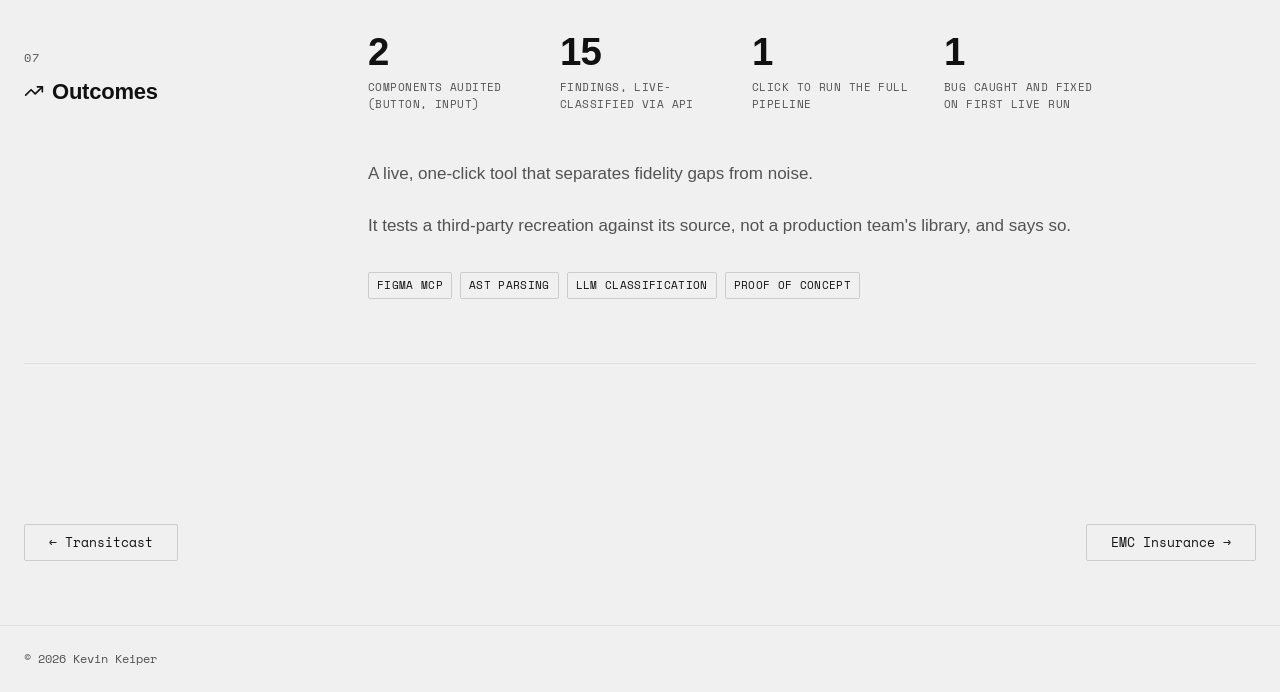
<file: work/design-system-auditor/index.html>
<!DOCTYPE html>
<html lang="en">
<head>
<script>document.documentElement.classList.add('js');</script>
<meta charset="UTF-8">
<meta name="viewport" content="width=device-width, initial-scale=1.0">
<title>Design System Drift Auditor, Kevin Keiper</title>
<meta name="description" content="A tool that reads a Figma component library and its coded implementation, then classifies the differences as drift or noise, not a plain diff.">
<link rel="preconnect" href="https://api.fontshare.com">
<link href="https://api.fontshare.com/v2/css?f[]=general-sans@400,500,600,700&display=swap" rel="stylesheet">
<link href="https://fonts.googleapis.com/css2?family=Space+Mono:wght@400;700&display=swap" rel="stylesheet">
<link rel="stylesheet" href="../../css/styles.css">
</head>
<body>

<header class="site-header">
  <div class="wrap site-header__inner">
    <a href="../../index.html" class="site-header__name">Kevin Keiper</a>
    <div class="site-header__nav">
      <a href="../about/index.html" class="site-header__link">About</a>
      <a href="../../assets/resume/Kevin-Keiper-Resume.pdf" class="site-header__link" target="_blank" rel="noopener">Resume</a>
      <a href="../../index.html#contact" class="site-header__cta">Get in touch</a>
    </div>
  </div>
</header>

<main>

  <nav class="detail-nav wrap detail-nav--top">
    <a href="../transitcast/index.html">&larr; Transitcast</a>
    <a href="../emc-insurance/index.html">EMC Insurance &rarr;</a>
  </nav>

  <section class="detail-hero">
    <div class="wrap">

      <div class="detail-hero-row">
        <div class="detail-hero-text">
          <span class="section-label detail-hero__eyebrow">Case study</span>
          <h1 class="detail-hero__title">Design System Drift Auditor</h1>
          <p class="detail-hero__desc">Points at a Figma component library and its coded implementation, and classifies every difference as drift, an orphaned concept, or noise, not a plain text diff.</p>

          <div class="detail-hero__meta">
            <div class="detail-hero__meta-item">
              <span class="section-label">Role</span>
              <p>Designer, builder</p>
            </div>
            <div class="detail-hero__meta-item">
              <span class="section-label">Team</span>
              <p>Solo, with Claude Code</p>
            </div>
            <div class="detail-hero__meta-item">
              <span class="section-label">Timeline</span>
              <p>Sep 2026, v1 pipeline</p>
            </div>
            <div class="detail-hero__meta-item">
              <span class="section-label">Platform</span>
              <ul class="tool-row" style="margin-top: 2px;">
                <li class="tool-badge">
                  <svg viewBox="0 0 16 16" fill="none" stroke-width="1.3"><rect x="2" y="2" width="12" height="12" rx="1.5"/><path d="M5 5.5h6M5 8h6M5 10.5h4"/></svg>
                  Figma MCP
                </li>
                <li class="tool-badge">
                  <svg viewBox="0 0 16 16" fill="none" stroke-width="1.3"><circle cx="8" cy="4.5" r="1.5"/><path d="M8 6v6M5 9h6"/></svg>
                  Node / Babel AST
                </li>
                <li class="tool-badge">
                  <svg viewBox="0 0 16 16" fill="none" stroke-width="1.3"><circle cx="8" cy="8" r="5.5"/><path d="M5.5 10.5c.5-2 1-3 2.5-3s2 1 2.5 3"/></svg>
                  Claude
                </li>
              </ul>
            </div>
          </div>
        </div>

        <div>
          <div class="detail-lead-image reveal">
            <img src="images/01-button-findings.jpg" alt="Design System Drift Report, top of page, showing the Button component's classified findings with severity badges" style="filter: saturate(0.85);">
          </div>
          <p class="detail-gallery__caption" style="margin-top: var(--sp-3);">Every finding gets a severity, a plain-language explanation, and a likely cause — not just a diff line.</p>
        </div>
      </div>


    </div>
  </section>

  <div class="rail-wrap wrap">

    <section class="rail-row">
      <aside class="rail-item">
        <span class="section-label rail-item__index">01</span>
        <h2 class="detail-section__title"><svg class="rail-item__icon" viewBox="0 0 24 24" fill="none" stroke-width="2" stroke-linecap="round" stroke-linejoin="round"><path d="M4 6h16"/><path d="M4 12h16"/><path d="M4 18h10"/></svg>The short version</h2>
      </aside>
      <div class="rail-content">
        <dl class="detail-brief">
          <div class="detail-brief__item">
            <dt class="section-label">Problem</dt>
            <dd>Figma libraries and the coded components built from them drift apart, and a plain diff can't tell drift from naming differences and noise.</dd>
          </div>
          <div class="detail-brief__item">
            <dt class="section-label">Opportunity</dt>
            <dd>A click-to-run tool that reads the Figma library and the parsed code, then uses the Anthropic API to classify every mismatch with a severity and a reason.</dd>
          </div>
          <div class="detail-brief__item">
            <dt class="section-label">Result</dt>
            <dd>A live tool that turned two components into <strong>15</strong> classified findings, each with its own severity and reasoning, and caught a bug on its first live run.</dd>
          </div>
        </dl>
      </div>
    </section>

    <section class="rail-row">
      <aside class="rail-item">
        <span class="section-label rail-item__index">02</span>
        <h2 class="detail-section__title"><svg class="rail-item__icon" viewBox="0 0 24 24" fill="none" stroke-width="2" stroke-linecap="round" stroke-linejoin="round"><path d="M9 18h6"/><path d="M10 22h4"/><path d="M15.09 14c.18-.98.65-1.74 1.41-2.5A4.65 4.65 0 0 0 18 8 6 6 0 0 0 6 8c0 1 .23 2.23 1.5 3.5A4.61 4.61 0 0 1 8.91 14"/></svg>Origin</h2>
      </aside>
      <div class="rail-content">
        <div class="detail-section__body">
          <p>It came up while scoping my next project, near a design-systems screening call.</p>

          <p>I built it for the portfolio, not the call, and didn't rush it.</p>

          <p>Docs came first: a brief, classification rules, and an architecture doc.</p>
        </div>
      </div>
    </section>

    <section class="rail-row">
      <aside class="rail-item">
        <span class="section-label rail-item__index">03</span>
        <h2 class="detail-section__title"><svg class="rail-item__icon" viewBox="0 0 24 24" fill="none" stroke-width="2" stroke-linecap="round" stroke-linejoin="round"><circle cx="12" cy="12" r="10"/><polygon points="16.24 7.76 14.12 14.12 7.76 16.24 9.88 9.88 16.24 7.76"/></svg>The claim it earns</h2>
      </aside>
      <div class="rail-content">
        <div class="detail-section__body">
          <p>The demo pairs a community Figma recreation of shadcn/ui with the original source code.</p>

          <p>The recreation may never have matched exactly, so the tool only classifies what's mismatched now.</p>

          <p>A hand-written mapping file stands in for Code Connect, which needs a paid seat.</p>
        </div>
      </div>
    </section>

    <section class="rail-row">
      <aside class="rail-item">
        <span class="section-label rail-item__index">04</span>
        <h2 class="detail-section__title"><svg class="rail-item__icon" viewBox="0 0 24 24" fill="none" stroke-width="2" stroke-linecap="round" stroke-linejoin="round"><circle cx="11" cy="11" r="8"/><path d="m21 21-4.3-4.3"/></svg>How it works</h2>
      </aside>
      <div class="rail-content">
        <div class="detail-section__body">
          <p>The Figma MCP pulls variant data, and a Babel parser reads the code.</p>

          <p>A mechanical diff lists every mismatch, with no judgment.</p>

          <p>A classifier sorts each one: drift, orphaned concept, naming difference, or not drift.</p>
        </div>
        <div class="detail-gallery">
          <figure class="detail-gallery__item reveal">
            <img src="images/02-button-scrolled.jpg" alt="Design System Drift Report, Button findings scrolled further, showing low and medium severity classifications with likely-cause reasoning" style="filter: saturate(0.85);">
            <figcaption class="detail-gallery__caption">Each finding carries its own reasoning, not just a severity label.</figcaption>
          </figure>
          <figure class="detail-gallery__item reveal">
            <img src="images/03-input-findings.jpg" alt="Design System Drift Report, Input component findings, including a medium-severity umbrella finding about Input's variant system" style="filter: saturate(0.85);">
            <figcaption class="detail-gallery__caption">Input's findings: mostly Figma modeling native HTML behavior as first-class variants that don't exist in code.</figcaption>
          </figure>
        </div>
      </div>
    </section>

    <section class="rail-row">
      <aside class="rail-item">
        <span class="section-label rail-item__index">05</span>
        <h2 class="detail-section__title"><svg class="rail-item__icon" viewBox="0 0 24 24" fill="none" stroke-width="2" stroke-linecap="round" stroke-linejoin="round"><path d="M12 20V10"/><path d="M18 20V4"/><path d="M6 20v-4"/></svg>Making it click-and-run</h2>
      </aside>
      <div class="rail-content">
        <div class="detail-section__body">
          <p>Classification runs through the Anthropic API, so every run is a fresh judgment.</p>

          <p>One Run Audit button replaced three terminal commands.</p>

          <p>The first live run caught a rendering bug, fixed the same session.</p>
        </div>
      </div>
    </section>

    <section class="rail-row">
      <aside class="rail-item">
        <span class="section-label rail-item__index">06</span>
        <h2 class="detail-section__title"><svg class="rail-item__icon" viewBox="0 0 24 24" fill="none" stroke-width="2" stroke-linecap="round" stroke-linejoin="round"><path d="m15 12-8.5 8.5a2.12 2.12 0 1 1-3-3L12 9"/><path d="M17.64 15 22 10.64"/><path d="m20.91 11.7-1.25-1.25c-.6-.6-.93-1.4-.93-2.25v-.86L16.01 4.6a5.56 5.56 0 0 0-3.94-1.64H9l.92.82A6.18 6.18 0 0 1 12 8.4v1.56l2 2h2.47l2.26 1.91"/></svg>What's still a gap</h2>
      </aside>
      <div class="rail-content">
        <div class="detail-section__body">
          <p>It's still tied to one Figma file and one codebase, from a snapshot, not a live fetch.</p>

          <p>The parser only reads shadcn/ui's cva() pattern; other styling needs a new adapter.</p>
        </div>
      </div>
    </section>

    <section class="rail-row">
      <aside class="rail-item">
        <span class="section-label rail-item__index">07</span>
        <h2 class="detail-section__title"><svg class="rail-item__icon" viewBox="0 0 24 24" fill="none" stroke-width="2" stroke-linecap="round" stroke-linejoin="round"><polyline points="22 7 13.5 15.5 8.5 10.5 2 17"/><polyline points="16 7 22 7 22 13"/></svg>Outcomes</h2>
      </aside>
      <div class="rail-content">
        <div class="stat-grid">
          <div class="stat-tile">
            <div class="stat-tile__number">2</div>
            <div class="stat-tile__label">Components audited (Button, Input)</div>
          </div>
          <div class="stat-tile">
            <div class="stat-tile__number">15</div>
            <div class="stat-tile__label">Findings, live-classified via API</div>
          </div>
          <div class="stat-tile">
            <div class="stat-tile__number">1</div>
            <div class="stat-tile__label">Click to run the full pipeline</div>
          </div>
          <div class="stat-tile">
            <div class="stat-tile__number">1</div>
            <div class="stat-tile__label">Bug caught and fixed on first live run</div>
          </div>
        </div>
        <div class="detail-section__body">
          <p>A live, one-click tool that separates fidelity gaps from noise.</p>

          <p>It tests a third-party recreation against its source, not a production team's library, and says so.</p>
        </div>
        <ul class="tag-row" style="margin-top: var(--sp-5);">
          <li class="tag">Figma MCP</li>
          <li class="tag">AST Parsing</li>
          <li class="tag">LLM Classification</li>
          <li class="tag">Proof of Concept</li>
        </ul>
      </div>
    </section>

  </div>

  <nav class="detail-nav wrap">
    <a href="../transitcast/index.html">&larr; Transitcast</a>
    <a href="../emc-insurance/index.html">EMC Insurance &rarr;</a>
  </nav>

</main>

<footer class="site-footer">
  <div class="wrap">
    <p>&copy; 2026 Kevin Keiper</p>
  </div>
</footer>

<script src="../../js/main.js"></script>
</body>
</html>
</file>
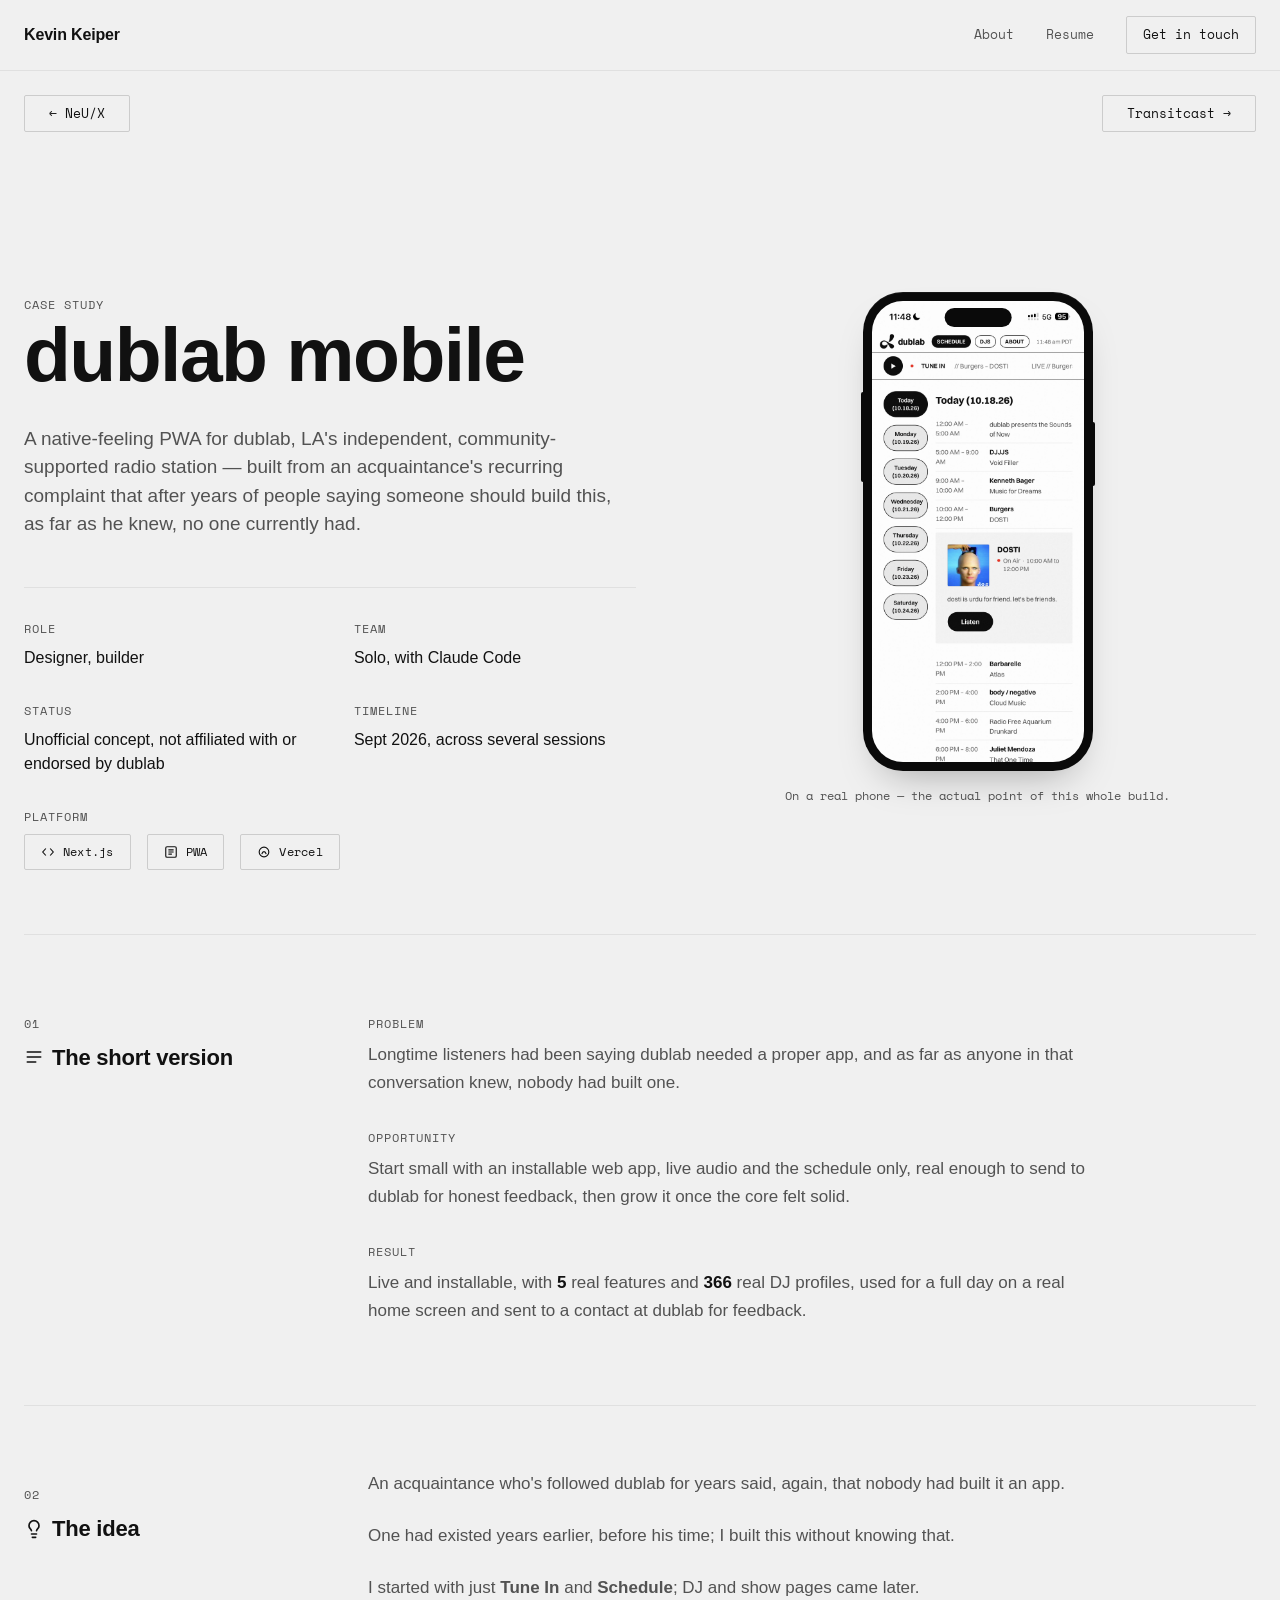
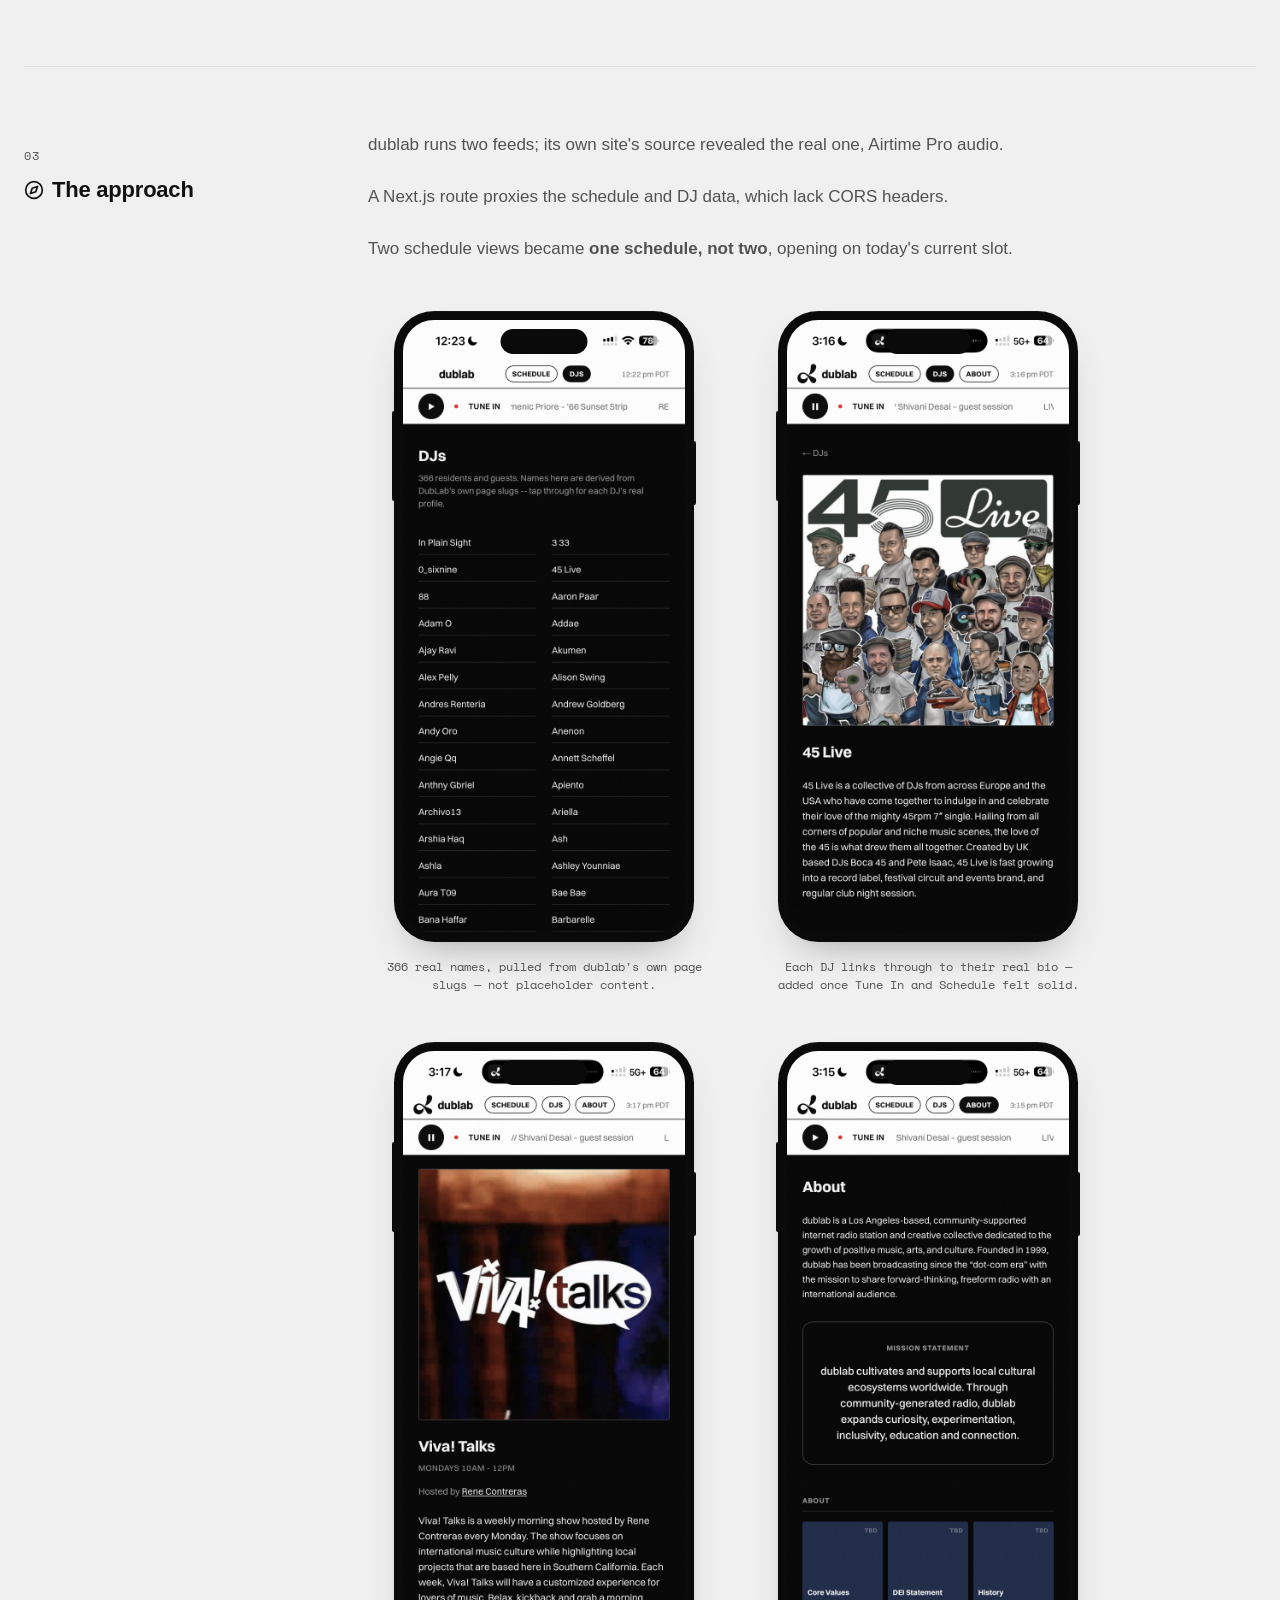
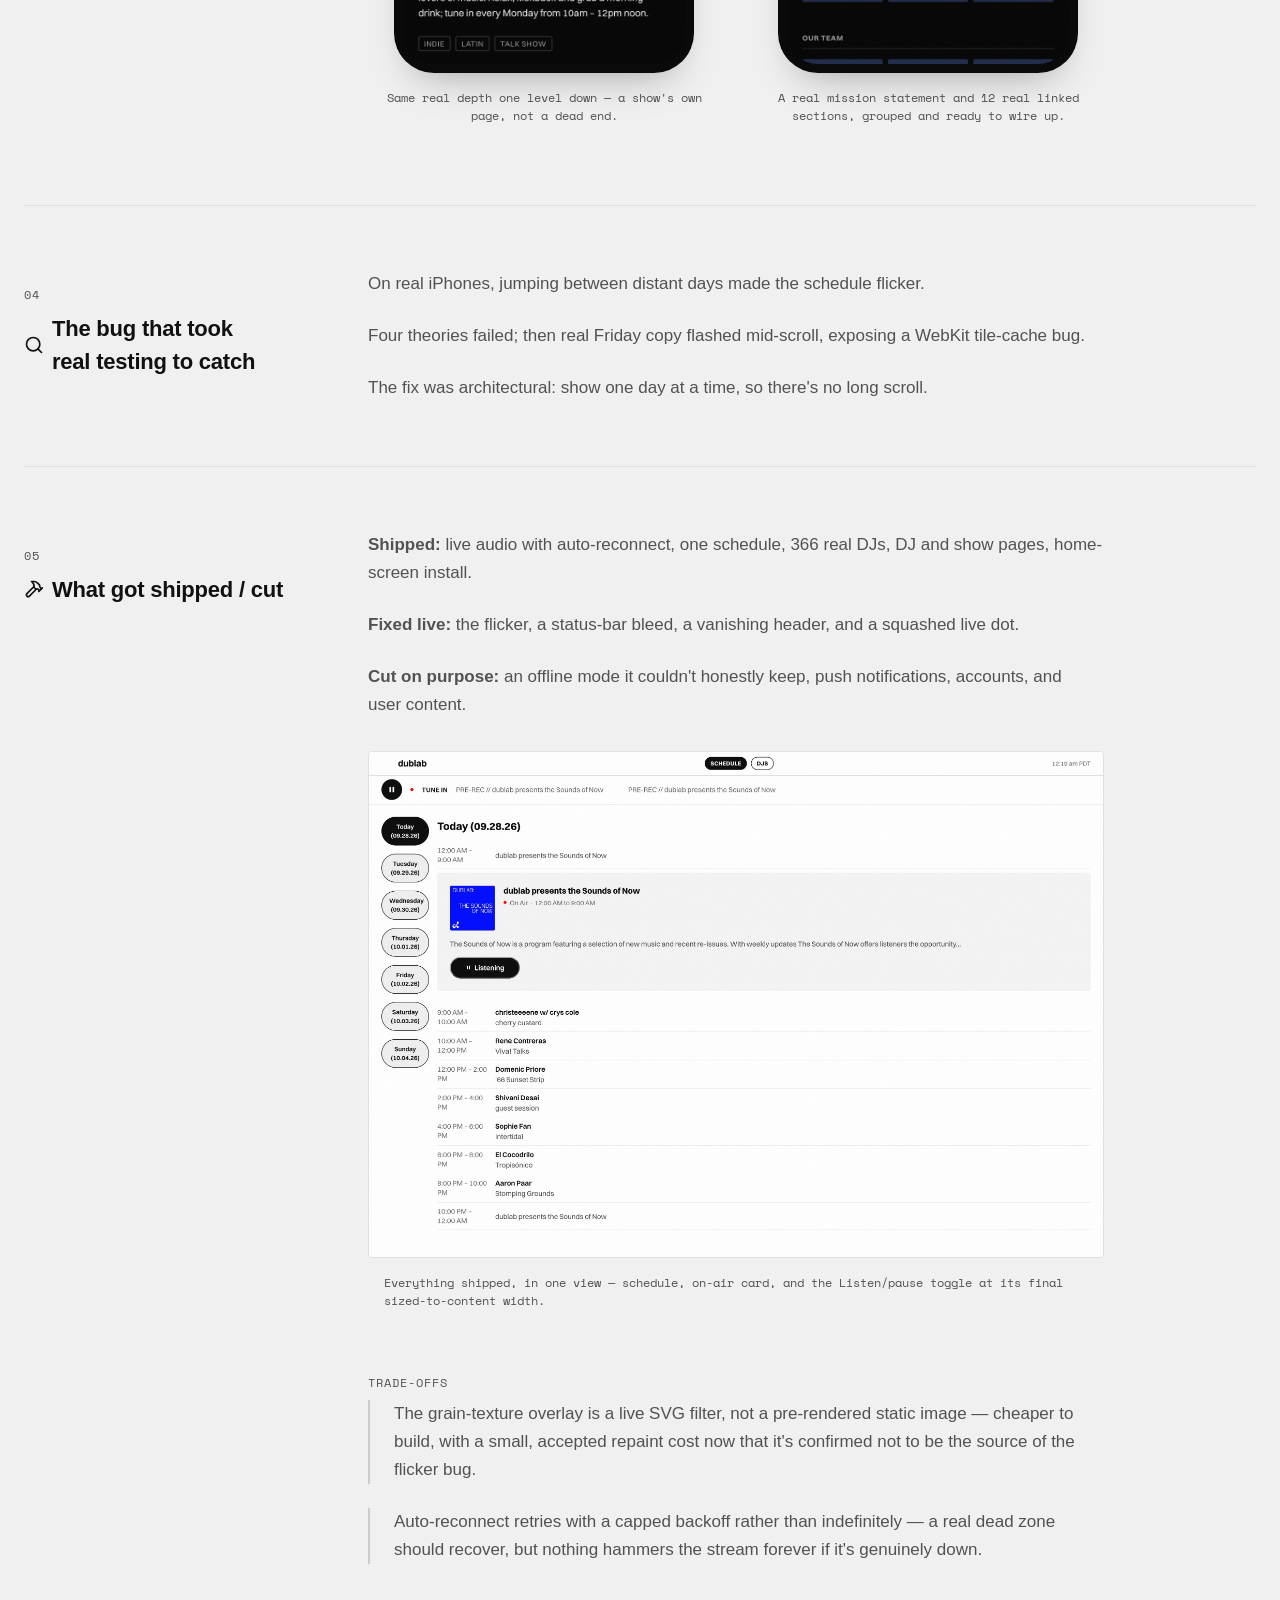
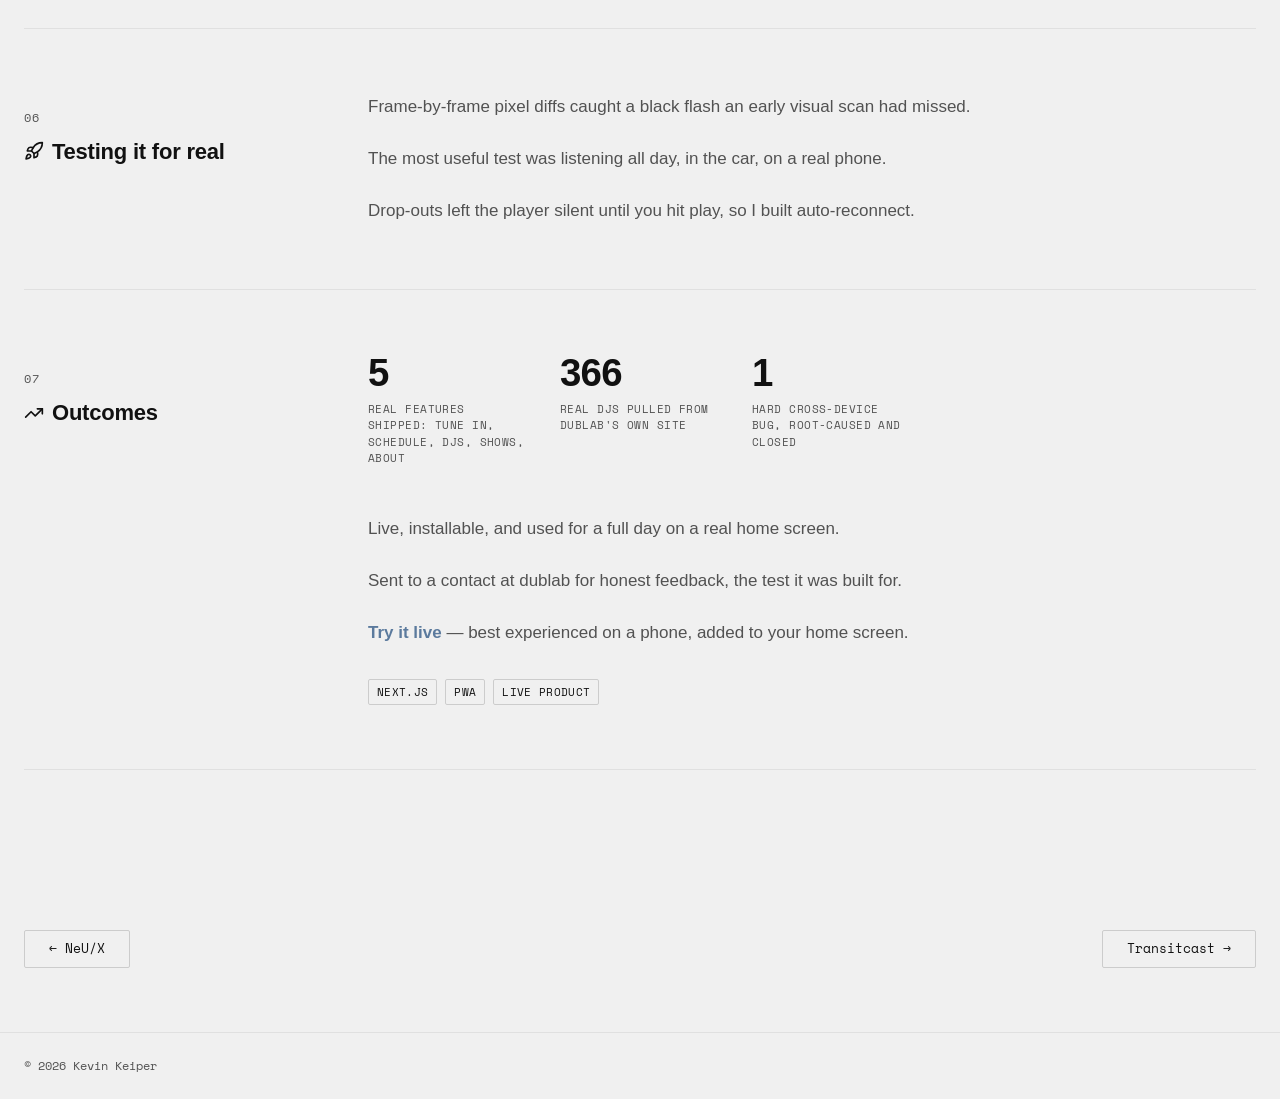
<file: work/dublab/index.html>
<!DOCTYPE html>
<html lang="en">
<head>
<script>document.documentElement.classList.add('js');</script>
<meta charset="UTF-8">
<meta name="viewport" content="width=device-width, initial-scale=1.0">
<title>dublab mobile, Kevin Keiper</title>
<meta name="description" content="A native-feeling PWA for LA's independent radio station, built from an acquaintance's frustration that no one had built it yet — and a real iOS bug that only real-device testing could actually catch.">
<link rel="preconnect" href="https://api.fontshare.com">
<link href="https://api.fontshare.com/v2/css?f[]=general-sans@400,500,600,700&display=swap" rel="stylesheet">
<link href="https://fonts.googleapis.com/css2?family=Space+Mono:wght@400;700&display=swap" rel="stylesheet">
<link rel="stylesheet" href="../../css/styles.css">
</head>
<body>

<header class="site-header">
  <div class="wrap site-header__inner">
    <a href="../../index.html" class="site-header__name">Kevin Keiper</a>
    <div class="site-header__nav">
      <a href="../about/index.html" class="site-header__link">About</a>
      <a href="../../assets/resume/Kevin-Keiper-Resume.pdf" class="site-header__link" target="_blank" rel="noopener">Resume</a>
      <a href="../../index.html#contact" class="site-header__cta">Get in touch</a>
    </div>
  </div>
</header>

<main>

  <nav class="detail-nav wrap detail-nav--top">
    <a href="../neux/index.html">&larr; NeU/X</a>
    <a href="../transitcast/index.html">Transitcast &rarr;</a>
  </nav>

  <section class="detail-hero">
    <div class="wrap">

      <div class="detail-hero-row">
        <div class="detail-hero-text">
          <span class="section-label detail-hero__eyebrow">Case study</span>
          <h1 class="detail-hero__title">dublab mobile</h1>
          <p class="detail-hero__desc">A native-feeling PWA for dublab, LA's independent, community-supported radio station — built from an acquaintance's recurring complaint that after years of people saying someone should build this, as far as he knew, no one currently had.</p>

          <div class="detail-hero__meta">
            <div class="detail-hero__meta-item">
              <span class="section-label">Role</span>
              <p>Designer, builder</p>
            </div>
            <div class="detail-hero__meta-item">
              <span class="section-label">Team</span>
              <p>Solo, with Claude Code</p>
            </div>
            <div class="detail-hero__meta-item">
              <span class="section-label">Status</span>
              <p>Unofficial concept, not affiliated with or endorsed by dublab</p>
            </div>
            <div class="detail-hero__meta-item">
              <span class="section-label">Timeline</span>
              <p>Sept 2026, across several sessions</p>
            </div>
            <div class="detail-hero__meta-item">
              <span class="section-label">Platform</span>
              <ul class="tool-row" style="margin-top: 2px;">
                <li class="tool-badge">
                  <svg viewBox="0 0 16 16" fill="none" stroke-width="1.3"><path d="M5.5 4 2 8l3.5 4M10.5 4 14 8l-3.5 4"/></svg>
                  Next.js
                </li>
                <li class="tool-badge">
                  <svg viewBox="0 0 16 16" fill="none" stroke-width="1.3"><rect x="2" y="2" width="12" height="12" rx="1.5"/><path d="M5 5.5h6M5 8h6M5 10.5h4"/></svg>
                  PWA
                </li>
                <li class="tool-badge">
                  <svg viewBox="0 0 16 16" fill="none" stroke-width="1.3"><circle cx="8" cy="8" r="5.5"/><path d="M5.5 10.5c.5-2 1-3 2.5-3s2 1 2.5 3"/></svg>
                  Vercel
                </li>
              </ul>
            </div>
          </div>
        </div>

        <div>
          <div class="phone-frame reveal" style="--phone-width: 230px;">
            <div class="phone-frame__island"></div>
            <div class="phone-frame__screen">
              <img src="images/dublab-schedule-onair-phone.jpg" alt="dublab app on a real iPhone: today's schedule with the on-air DOSTI show card and Listen button">
            </div>
          </div>
          <p class="phone-frame-caption detail-gallery__caption">On a real phone — the actual point of this whole build.</p>
        </div>
      </div>


    </div>
  </section>

  <div class="rail-wrap wrap">

    <section class="rail-row">
      <aside class="rail-item">
        <span class="section-label rail-item__index">01</span>
        <h2 class="detail-section__title"><svg class="rail-item__icon" viewBox="0 0 24 24" fill="none" stroke-width="2" stroke-linecap="round" stroke-linejoin="round"><path d="M4 6h16"/><path d="M4 12h16"/><path d="M4 18h10"/></svg>The short version</h2>
      </aside>
      <div class="rail-content">
        <dl class="detail-brief">
          <div class="detail-brief__item">
            <dt class="section-label">Problem</dt>
            <dd>Longtime listeners had been saying dublab needed a proper app, and as far as anyone in that conversation knew, nobody had built one.</dd>
          </div>
          <div class="detail-brief__item">
            <dt class="section-label">Opportunity</dt>
            <dd>Start small with an installable web app, live audio and the schedule only, real enough to send to dublab for honest feedback, then grow it once the core felt solid.</dd>
          </div>
          <div class="detail-brief__item">
            <dt class="section-label">Result</dt>
            <dd>Live and installable, with <strong>5</strong> real features and <strong>366</strong> real DJ profiles, used for a full day on a real home screen and sent to a contact at dublab for feedback.</dd>
          </div>
        </dl>
      </div>
    </section>

    <section class="rail-row">
      <aside class="rail-item">
        <span class="section-label rail-item__index">02</span>
        <h2 class="detail-section__title"><svg class="rail-item__icon" viewBox="0 0 24 24" fill="none" stroke-width="2" stroke-linecap="round" stroke-linejoin="round"><path d="M9 18h6"/><path d="M10 22h4"/><path d="M15.09 14c.18-.98.65-1.74 1.41-2.5A4.65 4.65 0 0 0 18 8 6 6 0 0 0 6 8c0 1 .23 2.23 1.5 3.5A4.61 4.61 0 0 1 8.91 14"/></svg>The idea</h2>
      </aside>
      <div class="rail-content">
        <div class="detail-section__body">
          <p>An acquaintance who's followed dublab for years said, again, that nobody had built it an app.</p>

          <p>One had existed years earlier, before his time; I built this without knowing that.</p>

          <p>I started with just <strong>Tune In</strong> and <strong>Schedule</strong>; DJ and show pages came later.</p>
        </div>
      </div>
    </section>

    <section class="rail-row">
      <aside class="rail-item">
        <span class="section-label rail-item__index">03</span>
        <h2 class="detail-section__title"><svg class="rail-item__icon" viewBox="0 0 24 24" fill="none" stroke-width="2" stroke-linecap="round" stroke-linejoin="round"><circle cx="12" cy="12" r="10"/><polygon points="16.24 7.76 14.12 14.12 7.76 16.24 9.88 9.88 16.24 7.76"/></svg>The approach</h2>
      </aside>
      <div class="rail-content">
        <div class="detail-section__body">
          <p>dublab runs two feeds; its own site's source revealed the real one, Airtime Pro audio.</p>

          <p>A Next.js route proxies the schedule and DJ data, which lack CORS headers.</p>

          <p>Two schedule views became <strong>one schedule, not two</strong>, opening on today's current slot.</p>
        </div>
        <div class="detail-gallery">
          <figure class="detail-gallery__item detail-gallery__item--plain reveal">
            <div class="phone-frame">
              <div class="phone-frame__island"></div>
              <div class="phone-frame__screen">
                <img src="images/dublab-djs-roster-phone.jpg" alt="dublab DJs roster page on a real iPhone, listing 366 real resident and guest DJ names in a two-column list">
              </div>
            </div>
            <figcaption class="phone-frame-caption detail-gallery__caption">366 real names, pulled from dublab's own page slugs — not placeholder content.</figcaption>
          </figure>
          <figure class="detail-gallery__item detail-gallery__item--plain reveal">
            <div class="phone-frame">
              <div class="phone-frame__island"></div>
              <div class="phone-frame__screen">
                <img src="images/dublab-dj-profile-phone.jpg" alt="45 Live DJ profile page on a real iPhone, showing their real bio and cover art">
              </div>
            </div>
            <figcaption class="phone-frame-caption detail-gallery__caption">Each DJ links through to their real bio — added once Tune In and Schedule felt solid.</figcaption>
          </figure>
          <figure class="detail-gallery__item detail-gallery__item--plain reveal">
            <div class="phone-frame">
              <div class="phone-frame__island"></div>
              <div class="phone-frame__screen">
                <img src="images/dublab-show-detail-phone.jpg" alt="Viva! Talks show detail page on a real iPhone, with real cover art, host, schedule, and genre tags">
              </div>
            </div>
            <figcaption class="phone-frame-caption detail-gallery__caption">Same real depth one level down — a show's own page, not a dead end.</figcaption>
          </figure>
          <figure class="detail-gallery__item detail-gallery__item--plain reveal">
            <div class="phone-frame">
              <div class="phone-frame__island"></div>
              <div class="phone-frame__screen">
                <img src="images/dublab-about-phone.jpg" alt="About page on a real iPhone: real mission statement and 12 real linked sections grouped into About, Our Team, and Support dublab">
              </div>
            </div>
            <figcaption class="phone-frame-caption detail-gallery__caption">A real mission statement and 12 real linked sections, grouped and ready to wire up.</figcaption>
          </figure>
        </div>
      </div>
    </section>

    <section class="rail-row">
      <aside class="rail-item">
        <span class="section-label rail-item__index">04</span>
        <h2 class="detail-section__title"><svg class="rail-item__icon" viewBox="0 0 24 24" fill="none" stroke-width="2" stroke-linecap="round" stroke-linejoin="round"><circle cx="11" cy="11" r="8"/><path d="m21 21-4.3-4.3"/></svg>The bug that took real testing to catch</h2>
      </aside>
      <div class="rail-content">
        <div class="detail-section__body">
          <p>On real iPhones, jumping between distant days made the schedule flicker.</p>

          <p>Four theories failed; then real Friday copy flashed mid-scroll, exposing a WebKit tile-cache bug.</p>

          <p>The fix was architectural: show one day at a time, so there's no long scroll.</p>
        </div>
      </div>
    </section>

    <section class="rail-row">
      <aside class="rail-item">
        <span class="section-label rail-item__index">05</span>
        <h2 class="detail-section__title"><svg class="rail-item__icon" viewBox="0 0 24 24" fill="none" stroke-width="2" stroke-linecap="round" stroke-linejoin="round"><path d="m15 12-8.5 8.5a2.12 2.12 0 1 1-3-3L12 9"/><path d="M17.64 15 22 10.64"/><path d="m20.91 11.7-1.25-1.25c-.6-.6-.93-1.4-.93-2.25v-.86L16.01 4.6a5.56 5.56 0 0 0-3.94-1.64H9l.92.82A6.18 6.18 0 0 1 12 8.4v1.56l2 2h2.47l2.26 1.91"/></svg>What got shipped / cut</h2>
      </aside>
      <div class="rail-content">
        <div class="detail-section__body">
          <p><strong>Shipped:</strong> live audio with auto-reconnect, one schedule, 366 real DJs, DJ and show pages, home-screen install.</p>

          <p><strong>Fixed live:</strong> the flicker, a status-bar bleed, a vanishing header, and a squashed live dot.</p>

          <p><strong>Cut on purpose:</strong> an offline mode it couldn't honestly keep, push notifications, accounts, and user content.</p>
        </div>

        <div>
          <figure class="detail-lead-image reveal" style="margin: var(--sp-5) 0 0;">
            <img src="images/dublab-shipped-overview.jpg" alt="Full dublab schedule view: day-pill rail, on-air card with the resized Listen/pause button, and the rest of today's lineup">
          </figure>
          <p class="detail-gallery__caption" style="margin-top: var(--sp-3); margin-bottom: var(--sp-5);">Everything shipped, in one view — schedule, on-air card, and the Listen/pause toggle at its final sized-to-content width.</p>
        </div>

        <div class="tradeoff-group">
          <span class="section-label">Trade-offs</span>
          <div class="tradeoff-group__item">The grain-texture overlay is a live SVG filter, not a pre-rendered static image — cheaper to build, with a small, accepted repaint cost now that it's confirmed not to be the source of the flicker bug.</div>
          <div class="tradeoff-group__item">Auto-reconnect retries with a capped backoff rather than indefinitely — a real dead zone should recover, but nothing hammers the stream forever if it's genuinely down.</div>
        </div>
      </div>
    </section>

    <section class="rail-row">
      <aside class="rail-item">
        <span class="section-label rail-item__index">06</span>
        <h2 class="detail-section__title"><svg class="rail-item__icon" viewBox="0 0 24 24" fill="none" stroke-width="2" stroke-linecap="round" stroke-linejoin="round"><path d="M4.5 16.5c-1.5 1.26-2 5-2 5s3.74-.5 5-2c.71-.84.7-2.13-.09-2.91a2.18 2.18 0 0 0-2.91-.09z"/><path d="m12 15-3-3a22 22 0 0 1 2-3.95A12.88 12.88 0 0 1 22 2c0 2.72-.78 7.5-6 11a22.35 22.35 0 0 1-4 2z"/><path d="M9 12H4s.55-3.03 2-4c1.62-1.08 5 0 5 0"/><path d="M12 15v5s3.03-.55 4-2c1.08-1.62 0-5 0-5"/></svg>Testing it for real</h2>
      </aside>
      <div class="rail-content">
        <div class="detail-section__body">
          <p>Frame-by-frame pixel diffs caught a black flash an early visual scan had missed.</p>

          <p>The most useful test was listening all day, in the car, on a real phone.</p>

          <p>Drop-outs left the player silent until you hit play, so I built auto-reconnect.</p>
        </div>
      </div>
    </section>

    <section class="rail-row">
      <aside class="rail-item">
        <span class="section-label rail-item__index">07</span>
        <h2 class="detail-section__title"><svg class="rail-item__icon" viewBox="0 0 24 24" fill="none" stroke-width="2" stroke-linecap="round" stroke-linejoin="round"><polyline points="22 7 13.5 15.5 8.5 10.5 2 17"/><polyline points="16 7 22 7 22 13"/></svg>Outcomes</h2>
      </aside>
      <div class="rail-content">
        <div class="stat-grid">
          <div class="stat-tile">
            <div class="stat-tile__number">5</div>
            <div class="stat-tile__label">Real features shipped: Tune In, Schedule, DJs, Shows, About</div>
          </div>
          <div class="stat-tile">
            <div class="stat-tile__number">366</div>
            <div class="stat-tile__label">Real DJs pulled from dublab's own site</div>
          </div>
          <div class="stat-tile">
            <div class="stat-tile__number">1</div>
            <div class="stat-tile__label">Hard cross-device bug, root-caused and closed</div>
          </div>
        </div>
        <div class="detail-section__body">
          <p>Live, installable, and used for a full day on a real home screen.</p>

          <p>Sent to a contact at dublab for honest feedback, the test it was built for.</p>

          <p><a href="https://dublab-app.vercel.app" target="_blank" rel="noopener" class="link-muted-blue"><strong>Try it live</strong></a> — best experienced on a phone, added to your home screen.</p>
        </div>
        <ul class="tag-row" style="margin-top: var(--sp-5);">
          <li class="tag">Next.js</li>
          <li class="tag">PWA</li>
          <li class="tag">Live Product</li>
        </ul>
      </div>
    </section>

  </div>

  <nav class="detail-nav wrap">
    <a href="../neux/index.html">&larr; NeU/X</a>
    <a href="../transitcast/index.html">Transitcast &rarr;</a>
  </nav>

</main>

<footer class="site-footer">
  <div class="wrap">
    <p>&copy; 2026 Kevin Keiper</p>
  </div>
</footer>

<script src="../../js/main.js"></script>
</body>
</html>
</file>
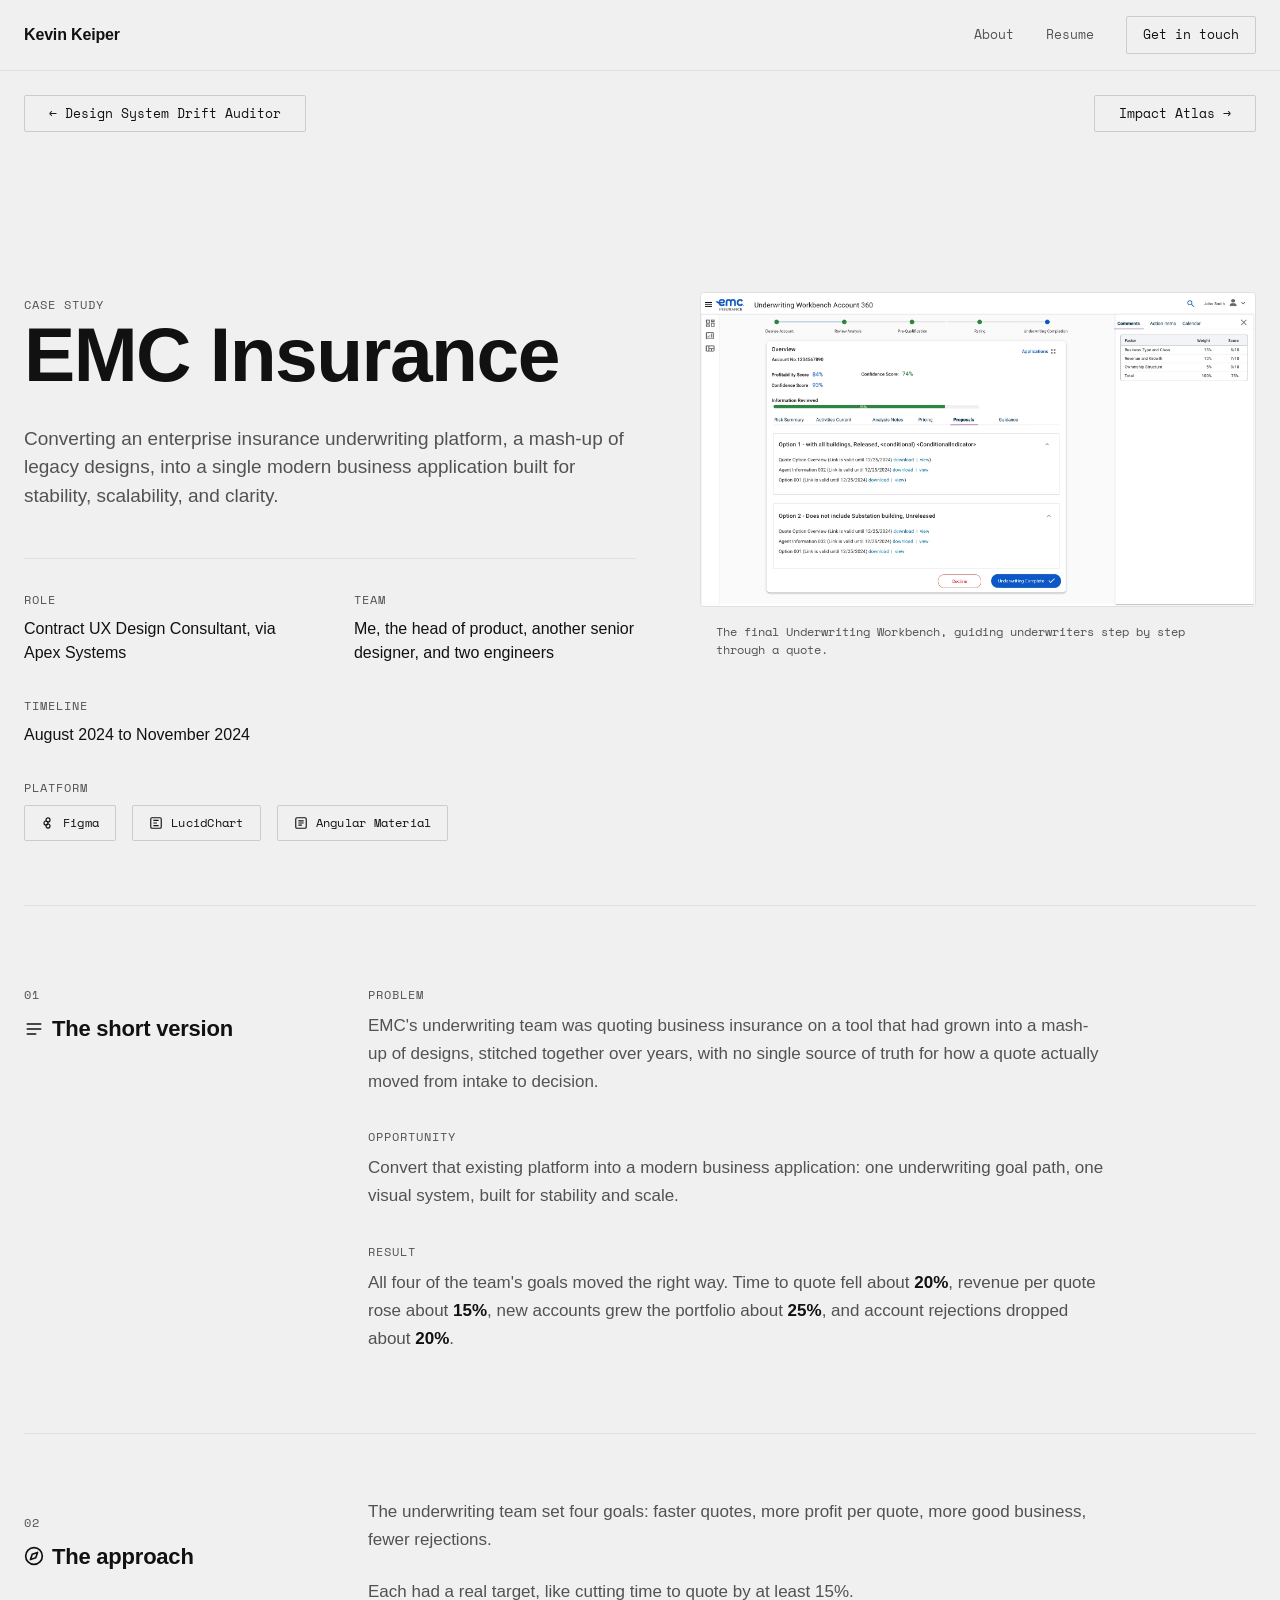
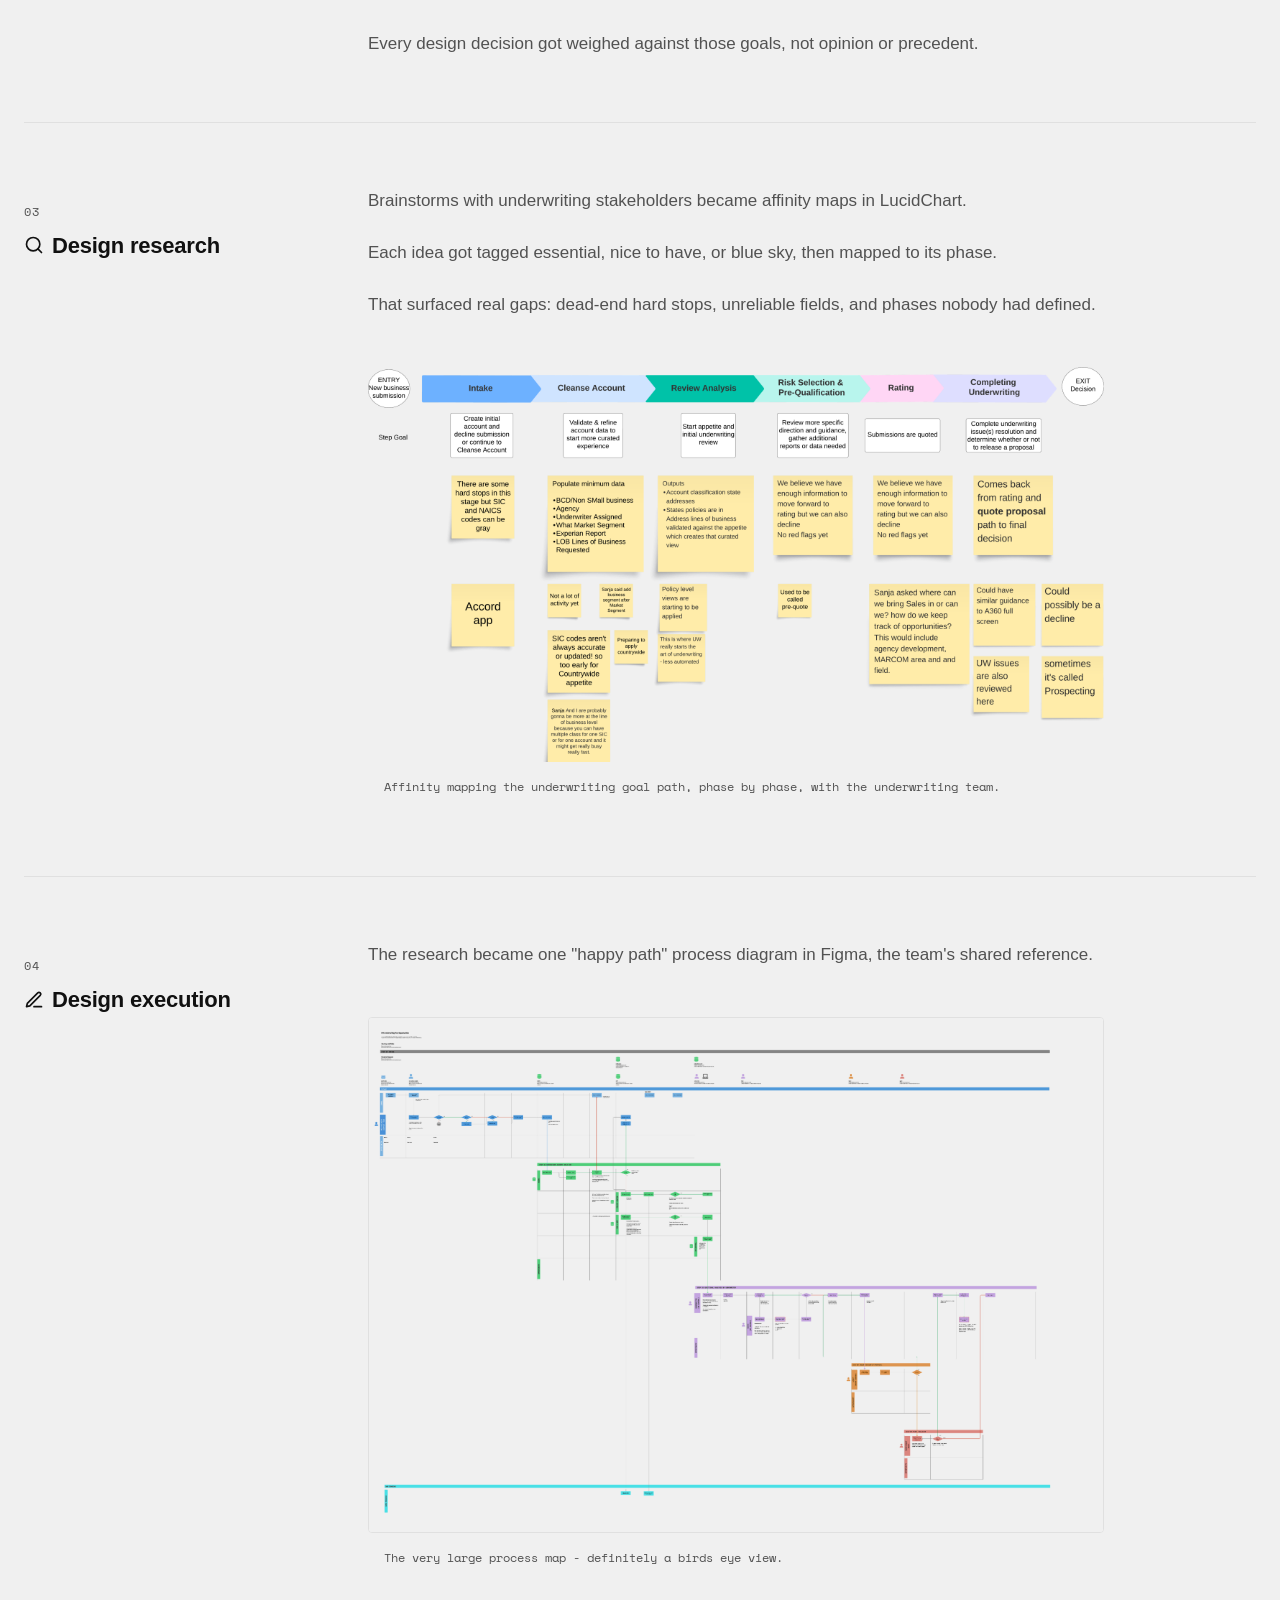
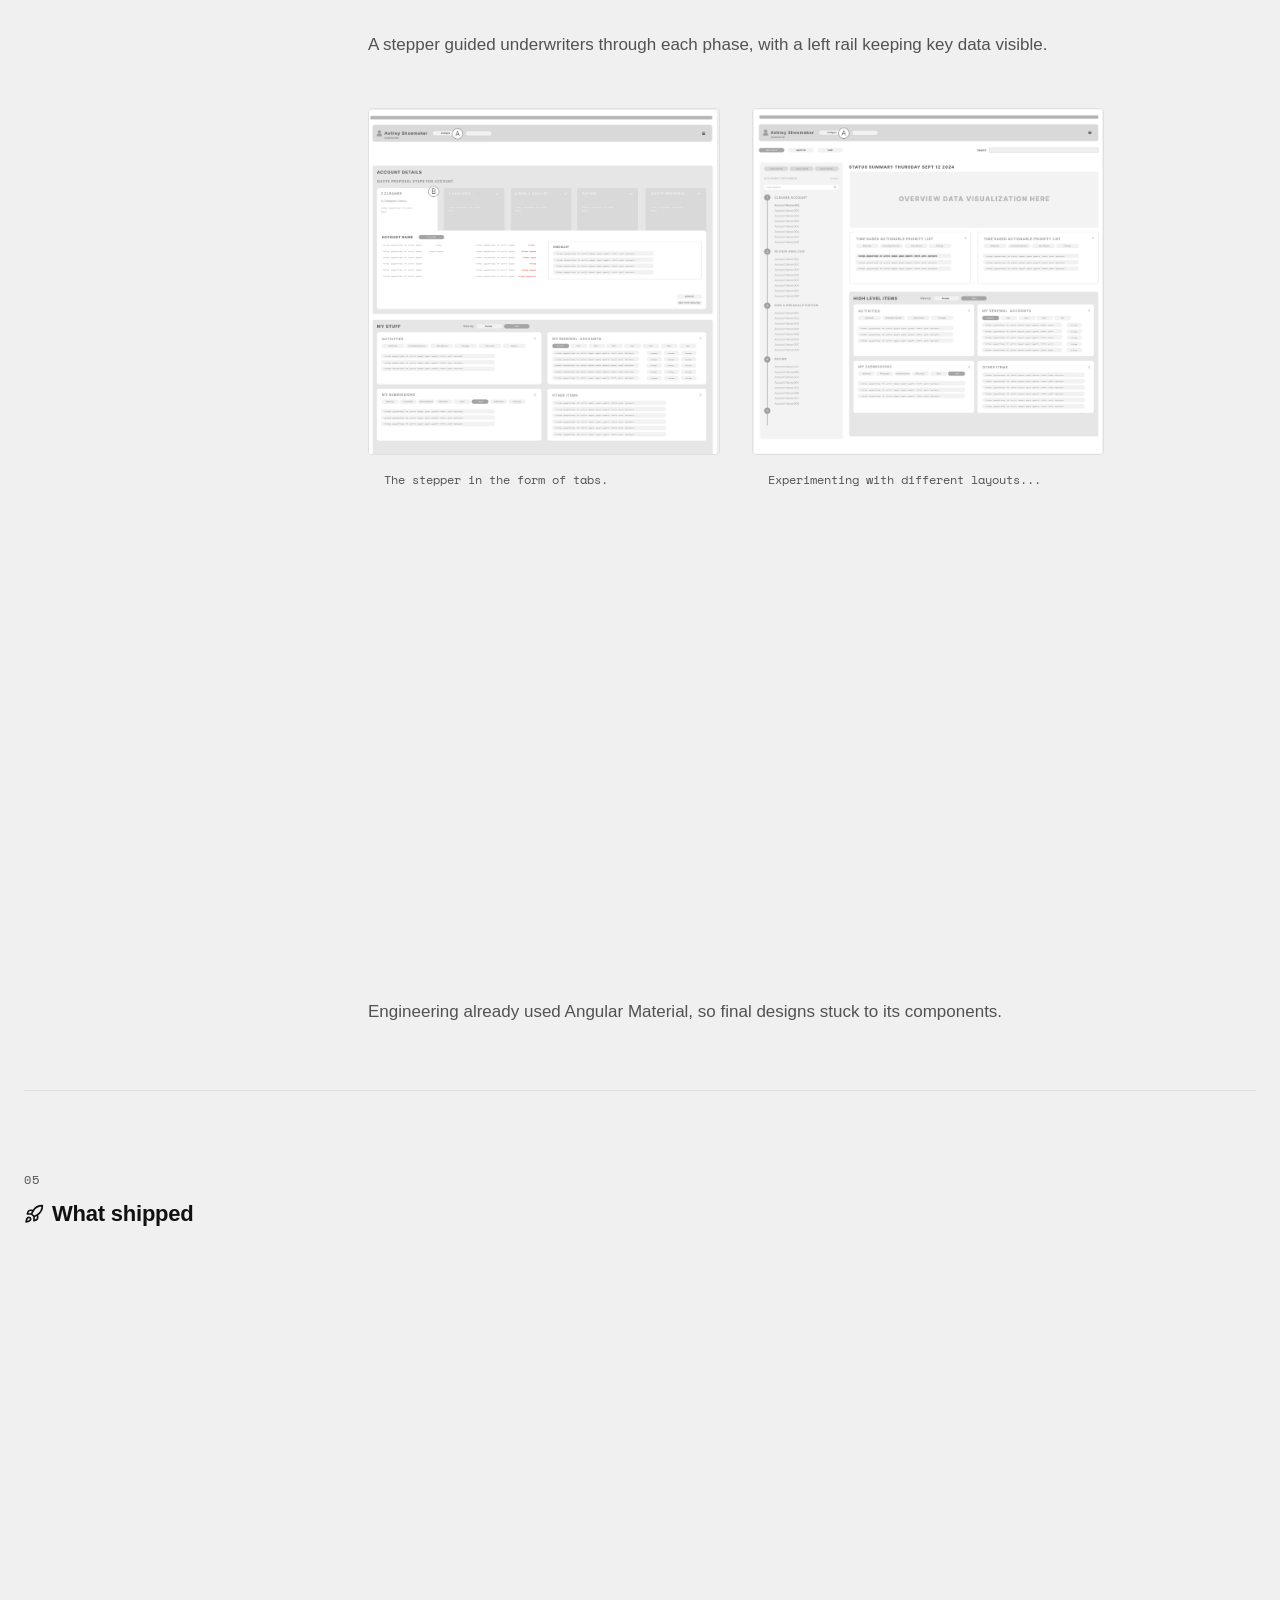
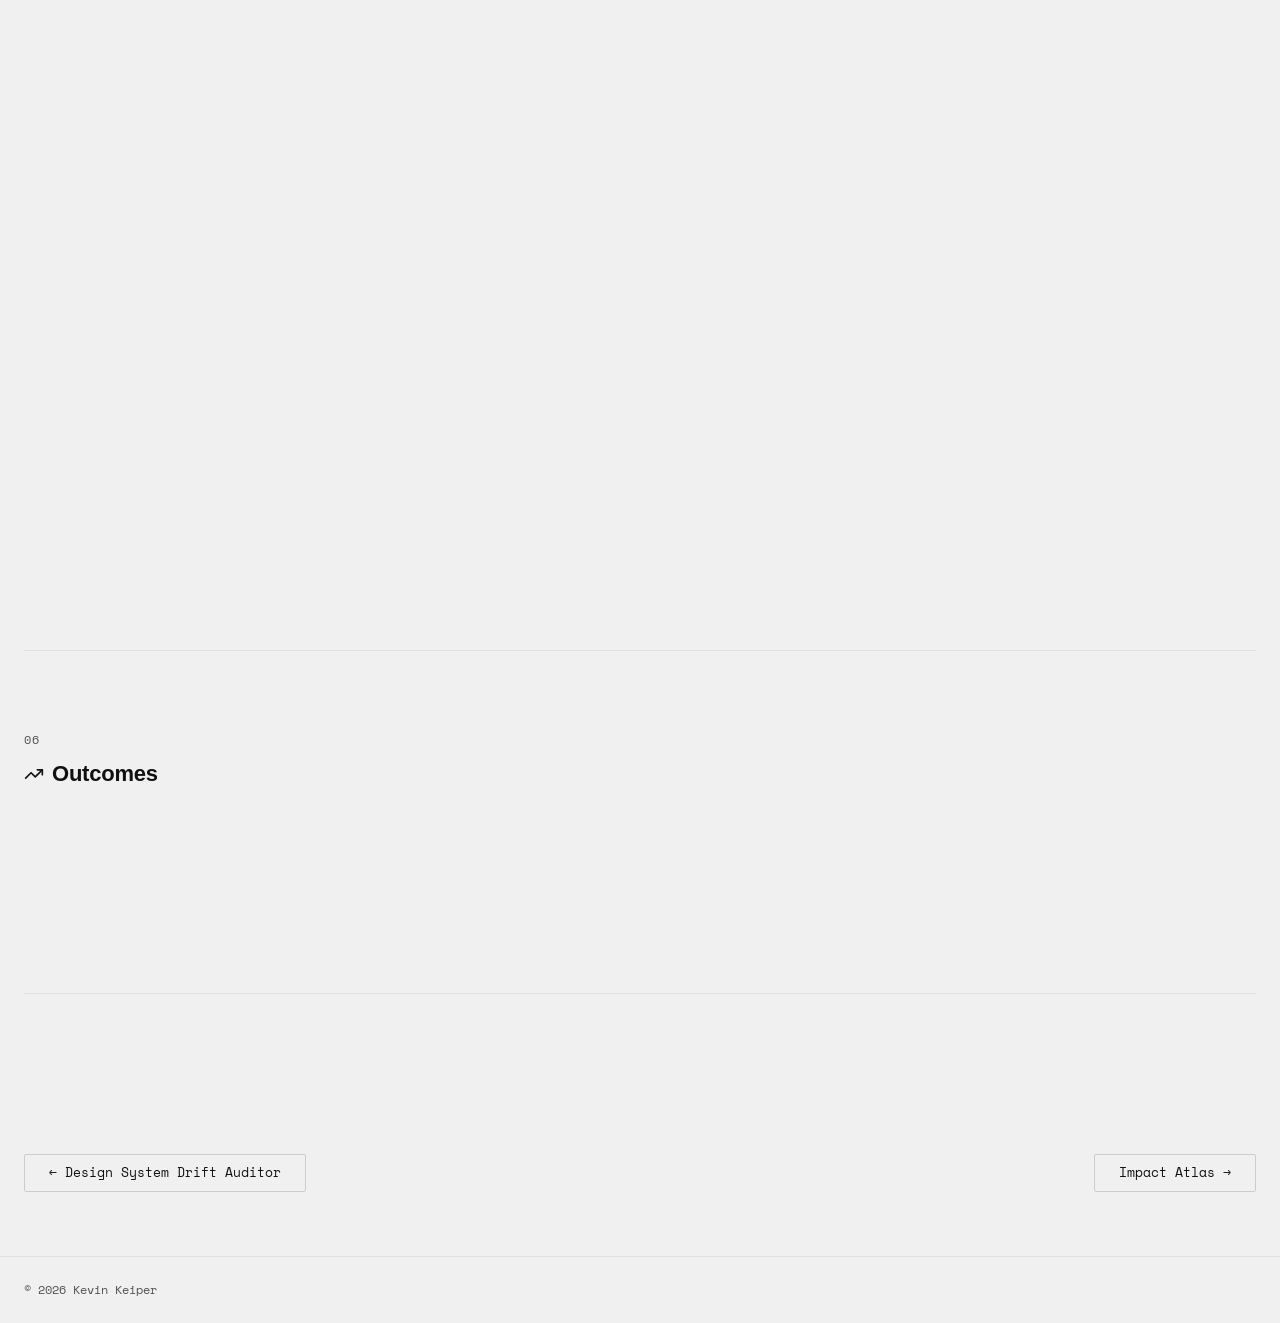
<file: work/emc-insurance/index.html>
<!DOCTYPE html>
<html lang="en">
<head>
<script>document.documentElement.classList.add('js');</script>
<meta charset="UTF-8">
<meta name="viewport" content="width=device-width, initial-scale=1.0">
<title>EMC Insurance, Kevin Keiper</title>
<meta name="description" content="Converting an enterprise insurance underwriting platform into a modern business application, contract UX design for EMC Insurance.">
<link rel="preconnect" href="https://api.fontshare.com">
<link href="https://api.fontshare.com/v2/css?f[]=general-sans@400,500,600,700&display=swap" rel="stylesheet">
<link href="https://fonts.googleapis.com/css2?family=Space+Mono:wght@400;700&display=swap" rel="stylesheet">
<link rel="stylesheet" href="../../css/styles.css">
</head>
<body>

<header class="site-header">
  <div class="wrap site-header__inner">
    <a href="../../index.html" class="site-header__name">Kevin Keiper</a>
    <div class="site-header__nav">
      <a href="../about/index.html" class="site-header__link">About</a>
      <a href="../../assets/resume/Kevin-Keiper-Resume.pdf" class="site-header__link" target="_blank" rel="noopener">Resume</a>
      <a href="../../index.html#contact" class="site-header__cta">Get in touch</a>
    </div>
  </div>
</header>

<main>

  <nav class="detail-nav wrap detail-nav--top">
    <a href="../design-system-auditor/index.html">&larr; Design System Drift Auditor</a>
    <a href="../impact-atlas/index.html">Impact Atlas &rarr;</a>
  </nav>

  <section class="detail-hero">
    <div class="wrap">

      <div class="detail-hero-row">
        <div class="detail-hero-text">
          <span class="section-label detail-hero__eyebrow">Case study</span>
          <h1 class="detail-hero__title">EMC Insurance</h1>
          <p class="detail-hero__desc">Converting an enterprise insurance underwriting platform, a mash-up of legacy designs, into a single modern business application built for stability, scalability, and clarity.</p>

          <div class="detail-hero__meta">
            <div class="detail-hero__meta-item">
              <span class="section-label">Role</span>
              <p>Contract UX Design Consultant, via Apex Systems</p>
            </div>
            <div class="detail-hero__meta-item">
              <span class="section-label">Team</span>
              <p>Me, the head of product, another senior designer, and two engineers</p>
            </div>
            <div class="detail-hero__meta-item">
              <span class="section-label">Timeline</span>
              <p>August 2024 to November 2024</p>
            </div>
            <div class="detail-hero__meta-item">
              <span class="section-label">Platform</span>
              <ul class="tool-row" style="margin-top: 2px;">
                <li class="tool-badge">
                  <svg viewBox="0 0 16 16" fill="none" stroke-width="1.3"><circle cx="8" cy="4.5" r="2.3"/><circle cx="5.7" cy="8" r="2.3"/><circle cx="8" cy="11.5" r="2.3"/></svg>
                  Figma
                </li>
                <li class="tool-badge">
                  <svg viewBox="0 0 16 16" fill="none" stroke-width="1.3"><rect x="2" y="2" width="12" height="12" rx="1.5"/><path d="M5 5h6M5 8h4M5 11h6"/></svg>
                  LucidChart
                </li>
                <li class="tool-badge">
                  <svg viewBox="0 0 16 16" fill="none" stroke-width="1.3"><rect x="2" y="2" width="12" height="12" rx="1.5"/><path d="M5 5.5h6M5 8h6M5 10.5h4"/></svg>
                  Angular Material
                </li>
              </ul>
            </div>
          </div>
        </div>

        <div>
          <div class="detail-lead-image reveal">
            <img src="images/EMC Final 05.jpg" alt="Underwriting Workbench proposals tab with quote options ready for release">
          </div>
          <p class="detail-gallery__caption" style="margin-top: var(--sp-3);">The final Underwriting Workbench, guiding underwriters step by step through a quote.</p>
        </div>
      </div>


    </div>
  </section>

  <div class="rail-wrap wrap">

    <section class="rail-row">
      <aside class="rail-item">
        <span class="section-label rail-item__index">01</span>
        <h2 class="detail-section__title"><svg class="rail-item__icon" viewBox="0 0 24 24" fill="none" stroke-width="2" stroke-linecap="round" stroke-linejoin="round"><path d="M4 6h16"/><path d="M4 12h16"/><path d="M4 18h10"/></svg>The short version</h2>
      </aside>
      <div class="rail-content">
        <dl class="detail-brief">
          <div class="detail-brief__item">
            <dt class="section-label">Problem</dt>
            <dd>EMC's underwriting team was quoting business insurance on a tool that had grown into a mash-up of designs, stitched together over years, with no single source of truth for how a quote actually moved from intake to decision.</dd>
          </div>
          <div class="detail-brief__item">
            <dt class="section-label">Opportunity</dt>
            <dd>Convert that existing platform into a modern business application: one underwriting goal path, one visual system, built for stability and scale.</dd>
          </div>
          <div class="detail-brief__item">
            <dt class="section-label">Result</dt>
            <dd>All four of the team's goals moved the right way. Time to quote fell about <strong>20%</strong>, revenue per quote rose about <strong>15%</strong>, new accounts grew the portfolio about <strong>25%</strong>, and account rejections dropped about <strong>20%</strong>.</dd>
          </div>
        </dl>
      </div>
    </section>

    <section class="rail-row">
      <aside class="rail-item">
        <span class="section-label rail-item__index">02</span>
        <h2 class="detail-section__title"><svg class="rail-item__icon" viewBox="0 0 24 24" fill="none" stroke-width="2" stroke-linecap="round" stroke-linejoin="round"><circle cx="12" cy="12" r="10"/><polygon points="16.24 7.76 14.12 14.12 7.76 16.24 9.88 9.88 16.24 7.76"/></svg>The approach</h2>
      </aside>
      <div class="rail-content">
        <div class="detail-section__body">
          <p>The underwriting team set four goals: faster quotes, more profit per quote, more good business, fewer rejections.</p>

          <p>Each had a real target, like cutting time to quote by at least 15%.</p>

          <p>Every design decision got weighed against those goals, not opinion or precedent.</p>
        </div>
      </div>
    </section>

    <section class="rail-row">
      <aside class="rail-item">
        <span class="section-label rail-item__index">03</span>
        <h2 class="detail-section__title"><svg class="rail-item__icon" viewBox="0 0 24 24" fill="none" stroke-width="2" stroke-linecap="round" stroke-linejoin="round"><circle cx="11" cy="11" r="8"/><path d="m21 21-4.3-4.3"/></svg>Design research</h2>
      </aside>
      <div class="rail-content">
        <div class="detail-section__body">
          <p>Brainstorms with underwriting stakeholders became affinity maps in LucidChart.</p>

          <p>Each idea got tagged essential, nice to have, or blue sky, then mapped to its phase.</p>

          <p>That surfaced real gaps: dead-end hard stops, unreliable fields, and phases nobody had defined.</p>
        </div>
        <div style="margin-top: var(--sp-6);">
          <div class="detail-lead-image reveal" style="border: none;">
            <img src="images/affinity-map.png" alt="Digital affinity map of sticky notes classifying underwriting workflow feedback by phase, from intake through completing underwriting">
          </div>
          <p class="detail-gallery__caption" style="margin-top: var(--sp-3);">Affinity mapping the underwriting goal path, phase by phase, with the underwriting team.</p>
        </div>
      </div>
    </section>

    <section class="rail-row">
      <aside class="rail-item">
        <span class="section-label rail-item__index">04</span>
        <h2 class="detail-section__title"><svg class="rail-item__icon" viewBox="0 0 24 24" fill="none" stroke-width="2" stroke-linecap="round" stroke-linejoin="round"><path d="M12 20h9"/><path d="M16.5 3.5a2.12 2.12 0 0 1 3 3L7 19l-4 1 1-4Z"/></svg>Design execution</h2>
      </aside>
      <div class="rail-content">
        <div class="detail-section__body">
          <p>The research became one "happy path" process diagram in Figma, the team's shared reference.</p>
        </div>
        <div style="margin-top: var(--sp-6);">
          <div class="detail-lead-image reveal">
            <img src="images/journeymaps.png" alt="Happy path process diagram tracing a quote through Policy Center, BPP, and Underwriting Central systems" style="filter: brightness(0.95) saturate(0.75);">
          </div>
          <p class="detail-gallery__caption" style="margin-top: var(--sp-3);">The very large process map - definitely a birds eye view.</p>
        </div>
        <div class="detail-section__body" style="margin-top: var(--sp-6);">
          <p>A stepper guided underwriters through each phase, with a left rail keeping key data visible.</p>
        </div>
        <div class="detail-gallery">
          <figure class="detail-gallery__item reveal">
            <img src="images/wireframe-01.png" alt="Wireframe of the underwriter status summary dashboard with priority lists and account cards">
            <figcaption class="detail-gallery__caption">The stepper in the form of tabs.</figcaption>
          </figure>
          <figure class="detail-gallery__item reveal">
            <img src="images/wireframe-02.png" alt="Wireframe of the underwriter status summary dashboard with priority lists and account cards">
            <figcaption class="detail-gallery__caption">Experimenting with different layouts...</figcaption>
          </figure>
        </div>
        <div class="detail-gallery">
          <figure class="detail-gallery__item reveal">
            <img src="images/wireframe-03.png" alt="Wireframe of the account 360 detail view with a five-step stepper, insured info, rating prep, and quote instructions">
            <figcaption class="detail-gallery__caption">Experimenting with different layouts...</figcaption>
          </figure>
          <figure class="detail-gallery__item reveal">
            <img src="images/wireframe-04.png" alt="Wireframe of the account 360 detail view with a five-step stepper, insured info, rating prep, and quote instructions">
            <figcaption class="detail-gallery__caption">Experimenting with different layouts...</figcaption>
          </figure>
        </div>
        <div class="detail-section__body" style="margin-top: var(--sp-6);">
          <p>Engineering already used Angular Material, so final designs stuck to its components.</p>
        </div>
      </div>
    </section>

    <section class="rail-row">
      <aside class="rail-item">
        <span class="section-label rail-item__index">05</span>
        <h2 class="detail-section__title"><svg class="rail-item__icon" viewBox="0 0 24 24" fill="none" stroke-width="2" stroke-linecap="round" stroke-linejoin="round"><path d="M4.5 16.5c-1.5 1.26-2 5-2 5s3.74-.5 5-2c.71-.84.7-2.13-.09-2.91a2.18 2.18 0 0 0-2.91-.09z"/><path d="m12 15-3-3a22 22 0 0 1 2-3.95A12.88 12.88 0 0 1 22 2c0 2.72-.78 7.5-6 11a22.35 22.35 0 0 1-4 2z"/><path d="M9 12H4s.55-3.03 2-4c1.62-1.08 5 0 5 0"/><path d="M12 15v5s3.03-.55 4-2c1.08-1.62 0-5 0-5"/></svg>What shipped</h2>
      </aside>
      <div class="rail-content">
        <div class="detail-section__body">
          <p>A rebuilt Underwriting Workbench, centered on a single account view.</p>

          <p>It carries underwriters through cleanse, review analysis, risk selection, rating, and quote completion.</p>

          <p>Issues, activities, and decision data live in one place, not a mash-up of tools.</p>
        </div>
        <div class="detail-gallery" style="margin-top: var(--sp-6);">
          <figure class="detail-gallery__item reveal">
            <img src="images/EMC Final 06.jpg" alt="Underwriting Workbench rating screen">
            <figcaption class="detail-gallery__caption">Rating: quote instructions and a per-report review checklist.</figcaption>
          </figure>
          <figure class="detail-gallery__item reveal">
            <img src="images/EMC Final 03.jpg" alt="Underwriting Workbench issues screen">
            <figcaption class="detail-gallery__caption">Underwriter issues resolved, one decision away from a proposal.</figcaption>
          </figure>
          <figure class="detail-gallery__item reveal">
            <img src="images/EMC Final 08.jpg" alt="Underwriting Workbench Account 360, full account overview">
            <figcaption class="detail-gallery__caption">The account overview: profitability and confidence scores, driven by real underlying data.</figcaption>
          </figure>
          <figure class="detail-gallery__item reveal">
            <img src="images/EMC Final 02.jpg" alt="Underwriting Workbench issues and activities tab with account details">
            <figcaption class="detail-gallery__caption">Issue tracking, escalation, and account details in one flow.</figcaption>
          </figure>
        </div>

        <div class="tradeoff-group">
          <span class="section-label">Trade-offs</span>
          <div class="tradeoff-group__item">Major trade off was not using Figma, and using Sketch instead. Sketch was legacy tool and it hung around longer than necessary.</div>
          <div class="tradeoff-group__item">One deviation didn't survive: an early pass repurposed the left rail as an inspector/explorer widget. It reverted to a standard navigation element after real pushback from the team's established pattern.</div>
        </div>
      </div>
    </section>

    <section class="rail-row">
      <aside class="rail-item">
        <span class="section-label rail-item__index">06</span>
        <h2 class="detail-section__title"><svg class="rail-item__icon" viewBox="0 0 24 24" fill="none" stroke-width="2" stroke-linecap="round" stroke-linejoin="round"><polyline points="22 7 13.5 15.5 8.5 10.5 2 17"/><polyline points="16 7 22 7 22 13"/></svg>Outcomes</h2>
      </aside>
      <div class="rail-content">
        <div class="stat-grid">
          <div class="stat-tile">
            <div class="stat-tile__number">~20%</div>
            <div class="stat-tile__label">Reduction in time to quote</div>
          </div>
          <div class="stat-tile">
            <div class="stat-tile__number">~15%</div>
            <div class="stat-tile__label">Revenue growth per quote</div>
          </div>
          <div class="stat-tile">
            <div class="stat-tile__number">~25%</div>
            <div class="stat-tile__label">Portfolio growth, new accounts</div>
          </div>
          <div class="stat-tile">
            <div class="stat-tile__number">~20%</div>
            <div class="stat-tile__label">Fewer account rejections</div>
          </div>
        </div>
        <p class="stat-note">Conservative estimates against the team's original targets; I left before final measurement.</p>
        <ul class="tag-row" style="margin-top: var(--sp-5);">
          <li class="tag">Enterprise</li>
          <li class="tag">Systems Design</li>
          <li class="tag">Insurance</li>
        </ul>
      </div>
    </section>

  </div>

  <nav class="detail-nav wrap">
    <a href="../design-system-auditor/index.html">&larr; Design System Drift Auditor</a>
    <a href="../impact-atlas/index.html">Impact Atlas &rarr;</a>
  </nav>

</main>

<footer class="site-footer">
  <div class="wrap">
    <p>&copy; 2026 Kevin Keiper</p>
  </div>
</footer>

<script src="../../js/main.js"></script>
</body>
</html>
</file>
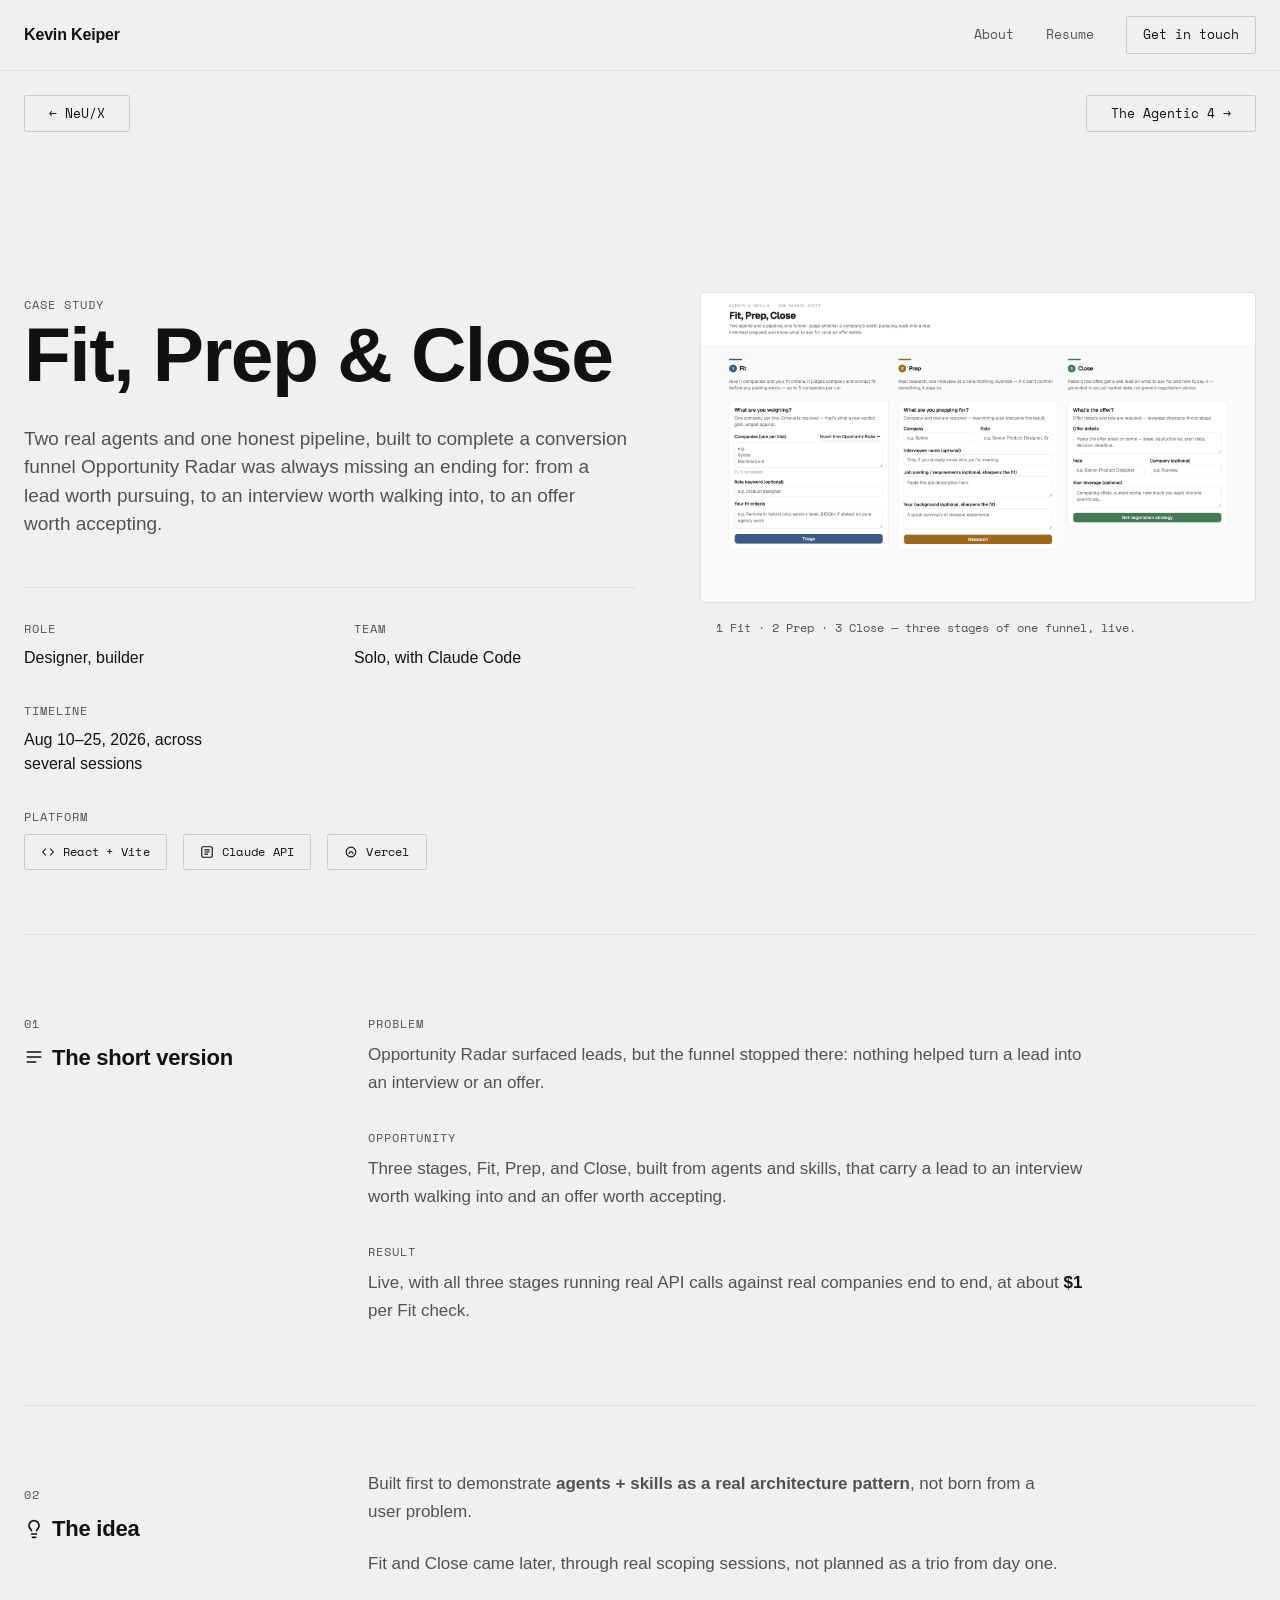
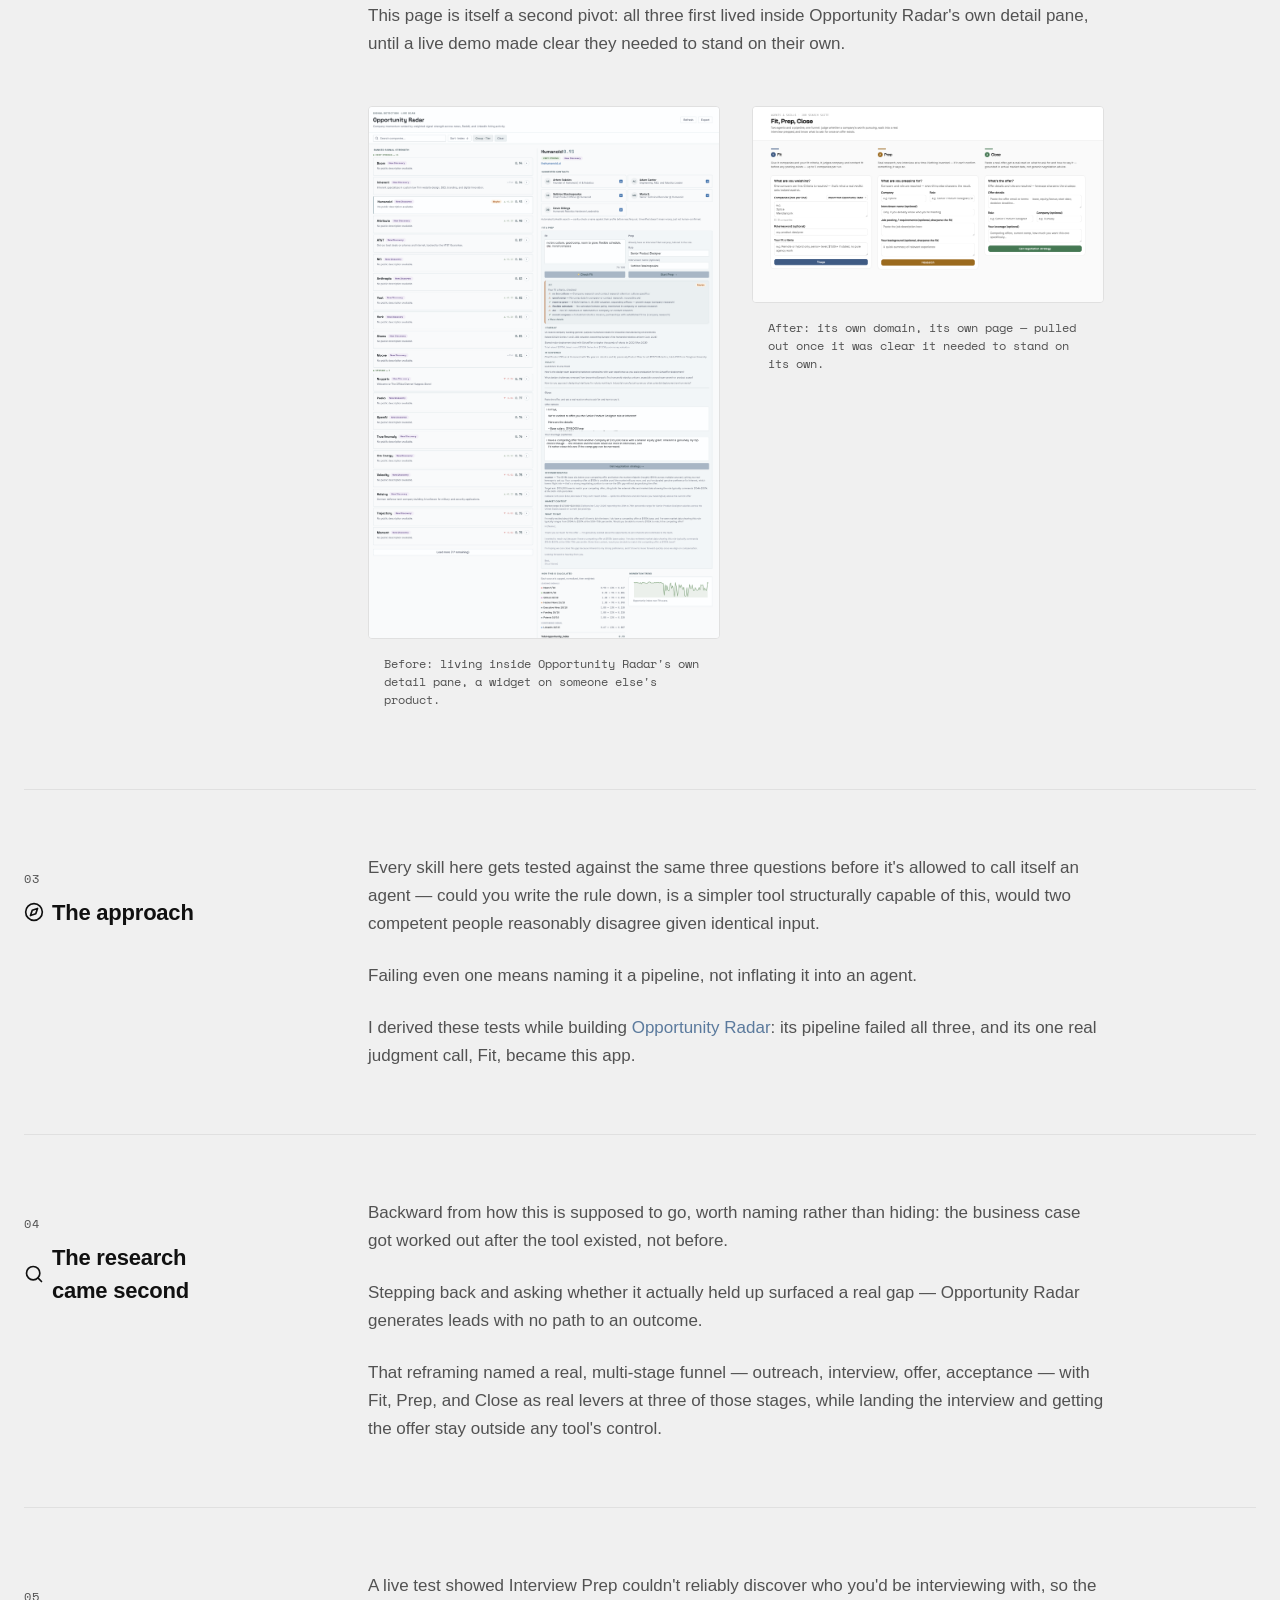
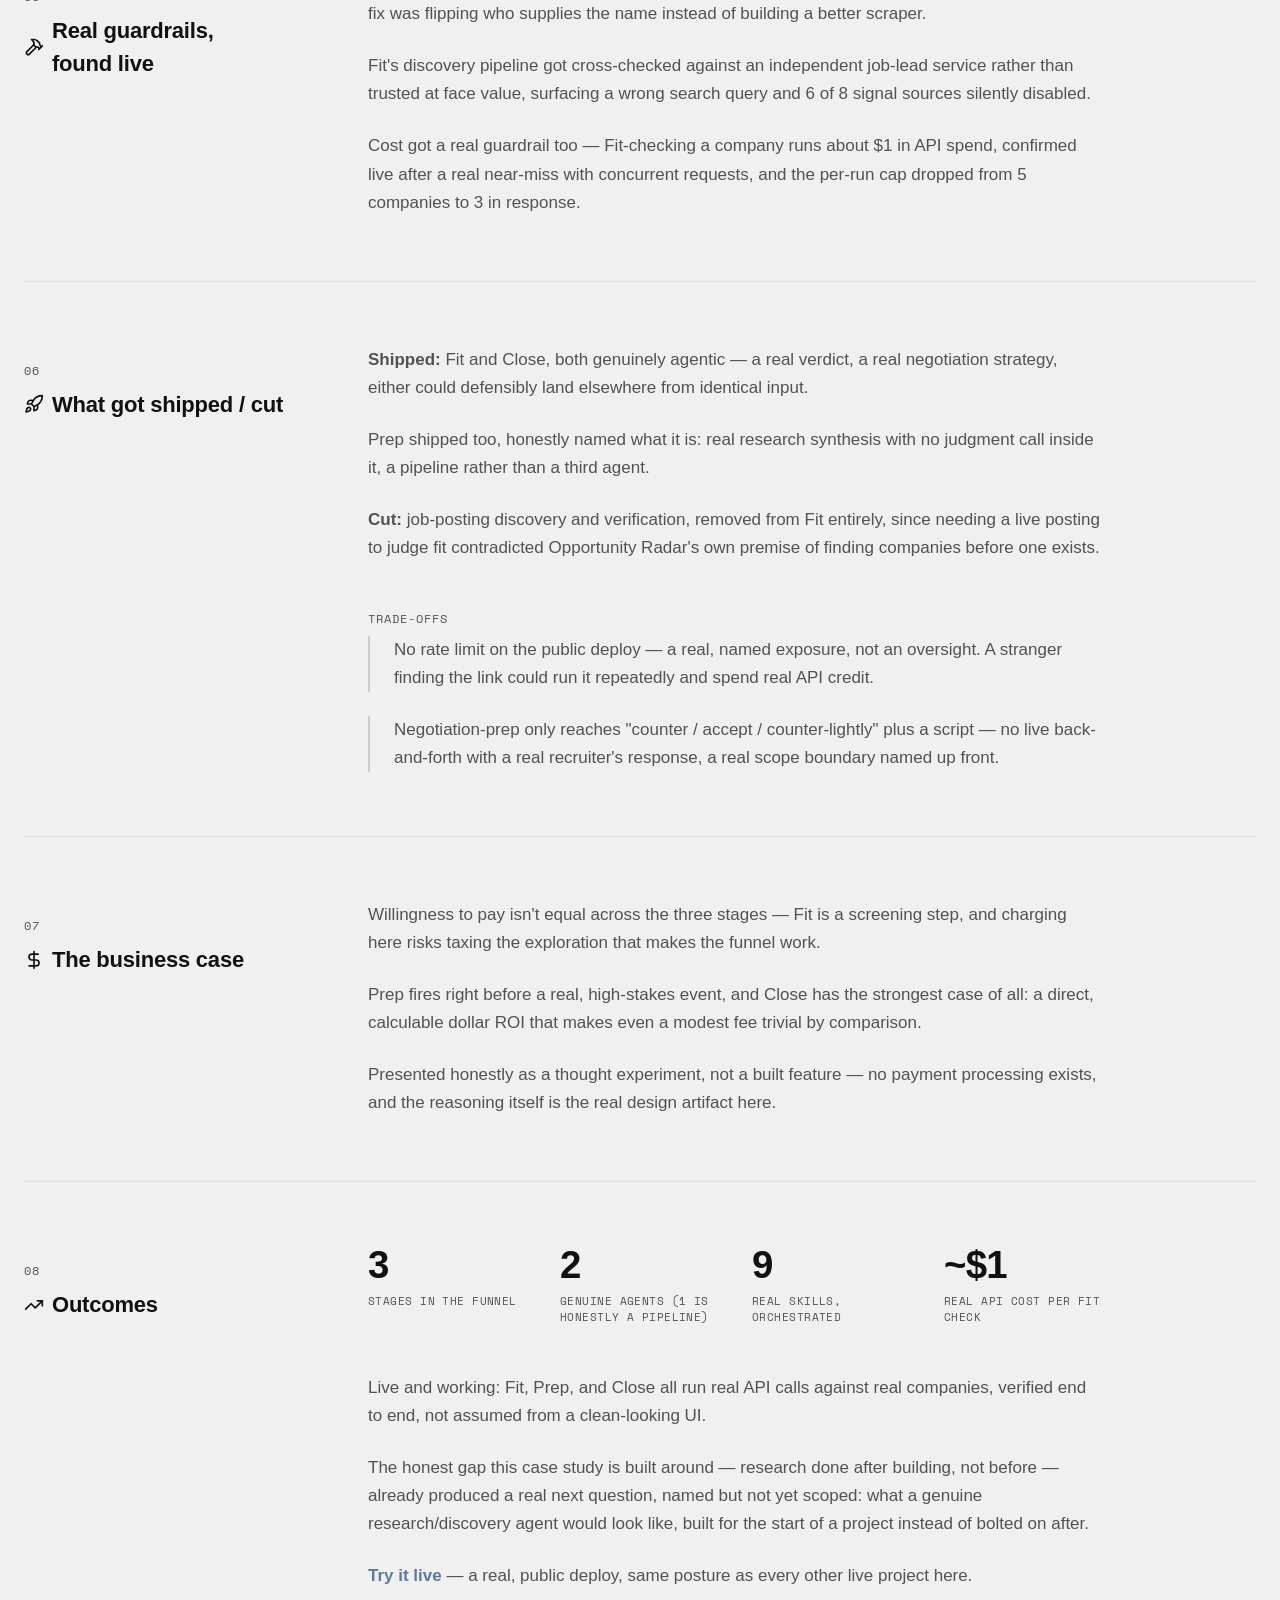
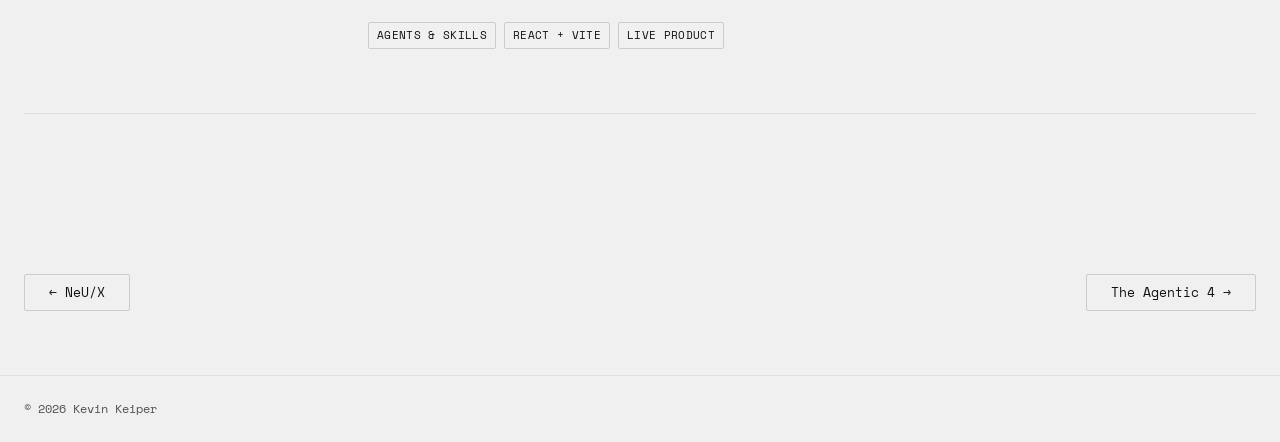
<file: work/fit-prep-close/index.html>
<!DOCTYPE html>
<html lang="en">
<head>
<script>document.documentElement.classList.add('js');</script>
<meta charset="UTF-8">
<meta name="viewport" content="width=device-width, initial-scale=1.0">
<title>Fit, Prep & Close, Kevin Keiper</title>
<meta name="description" content="Two real agents and one honest pipeline, built to complete Opportunity Radar's missing conversion funnel — from a lead worth pursuing to an offer worth accepting.">
<link rel="preconnect" href="https://api.fontshare.com">
<link href="https://api.fontshare.com/v2/css?f[]=general-sans@400,500,600,700&display=swap" rel="stylesheet">
<link href="https://fonts.googleapis.com/css2?family=Space+Mono:wght@400;700&display=swap" rel="stylesheet">
<link rel="stylesheet" href="../../css/styles.css">
</head>
<body>

<header class="site-header">
  <div class="wrap site-header__inner">
    <a href="../../index.html" class="site-header__name">Kevin Keiper</a>
    <div class="site-header__nav">
      <a href="../about/index.html" class="site-header__link">About</a>
      <a href="../../assets/resume/Kevin-Keiper-Resume.pdf" class="site-header__link" target="_blank" rel="noopener">Resume</a>
      <a href="../../index.html#contact" class="site-header__cta">Get in touch</a>
    </div>
  </div>
</header>

<main>

  <nav class="detail-nav wrap detail-nav--top">
    <a href="../neux/index.html">&larr; NeU/X</a>
    <a href="../the-agentic-4/index.html">The Agentic 4 &rarr;</a>
  </nav>

  <section class="detail-hero">
    <div class="wrap">

      <div class="detail-hero-row">
        <div class="detail-hero-text">
          <span class="section-label detail-hero__eyebrow">Case study</span>
          <h1 class="detail-hero__title">Fit, Prep &amp; Close</h1>
          <p class="detail-hero__desc">Two real agents and one honest pipeline, built to complete a conversion funnel Opportunity Radar was always missing an ending for: from a lead worth pursuing, to an interview worth walking into, to an offer worth accepting.</p>

          <div class="detail-hero__meta">
            <div class="detail-hero__meta-item">
              <span class="section-label">Role</span>
              <p>Designer, builder</p>
            </div>
            <div class="detail-hero__meta-item">
              <span class="section-label">Team</span>
              <p>Solo, with Claude Code</p>
            </div>
            <div class="detail-hero__meta-item">
              <span class="section-label">Timeline</span>
              <p>Aug 10–25, 2026, across several sessions</p>
            </div>
            <div class="detail-hero__meta-item">
              <span class="section-label">Platform</span>
              <ul class="tool-row" style="margin-top: 2px;">
                <li class="tool-badge">
                  <svg viewBox="0 0 16 16" fill="none" stroke-width="1.3"><path d="M5.5 4 2 8l3.5 4M10.5 4 14 8l-3.5 4"/></svg>
                  React + Vite
                </li>
                <li class="tool-badge">
                  <svg viewBox="0 0 16 16" fill="none" stroke-width="1.3"><rect x="2" y="2" width="12" height="12" rx="1.5"/><path d="M5 5.5h6M5 8h6M5 10.5h4"/></svg>
                  Claude API
                </li>
                <li class="tool-badge">
                  <svg viewBox="0 0 16 16" fill="none" stroke-width="1.3"><circle cx="8" cy="8" r="5.5"/><path d="M5.5 10.5c.5-2 1-3 2.5-3s2 1 2.5 3"/></svg>
                  Vercel
                </li>
              </ul>
            </div>
          </div>
        </div>

        <div>
          <div class="detail-lead-image reveal">
            <img src="images/fit-prep-close-home.png" alt="Fit, Prep, Close home page: three numbered columns, one per agent, each with its own accent color and a real working form" style="filter: saturate(0.85);">
          </div>
          <p class="detail-gallery__caption" style="margin-top: var(--sp-3);">1 Fit · 2 Prep · 3 Close — three stages of one funnel, live.</p>
        </div>
      </div>


    </div>
  </section>

  <div class="rail-wrap wrap">

    <section class="rail-row">
      <aside class="rail-item">
        <span class="section-label rail-item__index">01</span>
        <h2 class="detail-section__title"><svg class="rail-item__icon" viewBox="0 0 24 24" fill="none" stroke-width="2" stroke-linecap="round" stroke-linejoin="round"><path d="M4 6h16"/><path d="M4 12h16"/><path d="M4 18h10"/></svg>The short version</h2>
      </aside>
      <div class="rail-content">
        <dl class="detail-brief">
          <div class="detail-brief__item">
            <dt class="section-label">Problem</dt>
            <dd>Opportunity Radar surfaced leads, but the funnel stopped there: nothing helped turn a lead into an interview or an offer.</dd>
          </div>
          <div class="detail-brief__item">
            <dt class="section-label">Opportunity</dt>
            <dd>Three stages, Fit, Prep, and Close, built from agents and skills, that carry a lead to an interview worth walking into and an offer worth accepting.</dd>
          </div>
          <div class="detail-brief__item">
            <dt class="section-label">Result</dt>
            <dd>Live, with all three stages running real API calls against real companies end to end, at about <strong>$1</strong> per Fit check.</dd>
          </div>
        </dl>
      </div>
    </section>

    <section class="rail-row">
      <aside class="rail-item">
        <span class="section-label rail-item__index">02</span>
        <h2 class="detail-section__title"><svg class="rail-item__icon" viewBox="0 0 24 24" fill="none" stroke-width="2" stroke-linecap="round" stroke-linejoin="round"><path d="M9 18h6"/><path d="M10 22h4"/><path d="M15.09 14c.18-.98.65-1.74 1.41-2.5A4.65 4.65 0 0 0 18 8 6 6 0 0 0 6 8c0 1 .23 2.23 1.5 3.5A4.61 4.61 0 0 1 8.91 14"/></svg>The idea</h2>
      </aside>
      <div class="rail-content">
        <div class="detail-section__body">
          <p>Built first to demonstrate <strong>agents + skills as a real architecture pattern</strong>, not born from a user problem.</p>

          <p>Fit and Close came later, through real scoping sessions, not planned as a trio from day one.</p>

          <p>This page is itself a second pivot: all three first lived inside Opportunity Radar's own detail pane, until a live demo made clear they needed to stand on their own.</p>
        </div>
        <div class="detail-gallery">
          <figure class="detail-gallery__item reveal">
            <img src="../opportunity-radar/images/Opportunity-Radar-Dashboard-wholeshebang.png" alt="Opportunity Radar's detail pane with the Fit, Prep, and Close widget bolted directly into its right rail" style="filter: saturate(0.85);">
            <figcaption class="detail-gallery__caption">Before: living inside Opportunity Radar's own detail pane, a widget on someone else's product.</figcaption>
          </figure>
          <figure class="detail-gallery__item reveal">
            <img src="images/fit-prep-close-home.png" alt="Fit, Prep, Close as its own standalone page, three numbered columns" style="filter: saturate(0.85);">
            <figcaption class="detail-gallery__caption">After: its own domain, its own page — pulled out once it was clear it needed to stand on its own.</figcaption>
          </figure>
        </div>
      </div>
    </section>

    <section class="rail-row">
      <aside class="rail-item">
        <span class="section-label rail-item__index">03</span>
        <h2 class="detail-section__title"><svg class="rail-item__icon" viewBox="0 0 24 24" fill="none" stroke-width="2" stroke-linecap="round" stroke-linejoin="round"><circle cx="12" cy="12" r="10"/><polygon points="16.24 7.76 14.12 14.12 7.76 16.24 9.88 9.88 16.24 7.76"/></svg>The approach</h2>
      </aside>
      <div class="rail-content">
        <div class="detail-section__body">
          <p>Every skill here gets tested against the same three questions before it's allowed to call itself an agent — could you write the rule down, is a simpler tool structurally capable of this, would two competent people reasonably disagree given identical input.</p>

          <p>Failing even one means naming it a pipeline, not inflating it into an agent.</p>

          <p>I derived these tests while building <a href="../opportunity-radar/index.html" class="link-muted-blue">Opportunity Radar</a>: its pipeline failed all three, and its one real judgment call, Fit, became this app.</p>
        </div>
      </div>
    </section>

    <section class="rail-row">
      <aside class="rail-item">
        <span class="section-label rail-item__index">04</span>
        <h2 class="detail-section__title"><svg class="rail-item__icon" viewBox="0 0 24 24" fill="none" stroke-width="2" stroke-linecap="round" stroke-linejoin="round"><circle cx="11" cy="11" r="8"/><path d="m21 21-4.3-4.3"/></svg>The research came second</h2>
      </aside>
      <div class="rail-content">
        <div class="detail-section__body">
          <p>Backward from how this is supposed to go, worth naming rather than hiding: the business case got worked out after the tool existed, not before.</p>

          <p>Stepping back and asking whether it actually held up surfaced a real gap — Opportunity Radar generates leads with no path to an outcome.</p>

          <p>That reframing named a real, multi-stage funnel — outreach, interview, offer, acceptance — with Fit, Prep, and Close as real levers at three of those stages, while landing the interview and getting the offer stay outside any tool's control.</p>
        </div>
      </div>
    </section>

    <section class="rail-row">
      <aside class="rail-item">
        <span class="section-label rail-item__index">05</span>
        <h2 class="detail-section__title"><svg class="rail-item__icon" viewBox="0 0 24 24" fill="none" stroke-width="2" stroke-linecap="round" stroke-linejoin="round"><path d="m15 12-8.5 8.5a2.12 2.12 0 1 1-3-3L12 9"/><path d="M17.64 15 22 10.64"/><path d="m20.91 11.7-1.25-1.25c-.6-.6-.93-1.4-.93-2.25v-.86L16.01 4.6a5.56 5.56 0 0 0-3.94-1.64H9l.92.82A6.18 6.18 0 0 1 12 8.4v1.56l2 2h2.47l2.26 1.91"/></svg>Real guardrails, found live</h2>
      </aside>
      <div class="rail-content">
        <div class="detail-section__body">
          <p>A live test showed Interview Prep couldn't reliably discover who you'd be interviewing with, so the fix was flipping who supplies the name instead of building a better scraper.</p>

          <p>Fit's discovery pipeline got cross-checked against an independent job-lead service rather than trusted at face value, surfacing a wrong search query and 6 of 8 signal sources silently disabled.</p>

          <p>Cost got a real guardrail too — Fit-checking a company runs about $1 in API spend, confirmed live after a real near-miss with concurrent requests, and the per-run cap dropped from 5 companies to 3 in response.</p>
        </div>
      </div>
    </section>

    <section class="rail-row">
      <aside class="rail-item">
        <span class="section-label rail-item__index">06</span>
        <h2 class="detail-section__title"><svg class="rail-item__icon" viewBox="0 0 24 24" fill="none" stroke-width="2" stroke-linecap="round" stroke-linejoin="round"><path d="M4.5 16.5c-1.5 1.26-2 5-2 5s3.74-.5 5-2c.71-.84.7-2.13-.09-2.91a2.18 2.18 0 0 0-2.91-.09z"/><path d="m12 15-3-3a22 22 0 0 1 2-3.95A12.88 12.88 0 0 1 22 2c0 2.72-.78 7.5-6 11a22.35 22.35 0 0 1-4 2z"/><path d="M9 12H4s.55-3.03 2-4c1.62-1.08 5 0 5 0"/><path d="M12 15v5s3.03-.55 4-2c1.08-1.62 0-5 0-5"/></svg>What got shipped / cut</h2>
      </aside>
      <div class="rail-content">
        <div class="detail-section__body">
          <p><strong>Shipped:</strong> Fit and Close, both genuinely agentic — a real verdict, a real negotiation strategy, either could defensibly land elsewhere from identical input.</p>

          <p>Prep shipped too, honestly named what it is: real research synthesis with no judgment call inside it, a pipeline rather than a third agent.</p>

          <p><strong>Cut:</strong> job-posting discovery and verification, removed from Fit entirely, since needing a live posting to judge fit contradicted Opportunity Radar's own premise of finding companies before one exists.</p>
        </div>

        <div class="tradeoff-group">
          <span class="section-label">Trade-offs</span>
          <div class="tradeoff-group__item">No rate limit on the public deploy — a real, named exposure, not an oversight. A stranger finding the link could run it repeatedly and spend real API credit.</div>
          <div class="tradeoff-group__item">Negotiation-prep only reaches "counter / accept / counter-lightly" plus a script — no live back-and-forth with a real recruiter's response, a real scope boundary named up front.</div>
        </div>
      </div>
    </section>

    <section class="rail-row">
      <aside class="rail-item">
        <span class="section-label rail-item__index">07</span>
        <h2 class="detail-section__title"><svg class="rail-item__icon" viewBox="0 0 24 24" fill="none" stroke-width="2" stroke-linecap="round" stroke-linejoin="round"><path d="M12 2v20M17 5H9.5a3.5 3.5 0 0 0 0 7h5a3.5 3.5 0 0 1 0 7H6"/></svg>The business case</h2>
      </aside>
      <div class="rail-content">
        <div class="detail-section__body">
          <p>Willingness to pay isn't equal across the three stages — Fit is a screening step, and charging here risks taxing the exploration that makes the funnel work.</p>

          <p>Prep fires right before a real, high-stakes event, and Close has the strongest case of all: a direct, calculable dollar ROI that makes even a modest fee trivial by comparison.</p>

          <p>Presented honestly as a thought experiment, not a built feature — no payment processing exists, and the reasoning itself is the real design artifact here.</p>
        </div>
      </div>
    </section>

    <section class="rail-row">
      <aside class="rail-item">
        <span class="section-label rail-item__index">08</span>
        <h2 class="detail-section__title"><svg class="rail-item__icon" viewBox="0 0 24 24" fill="none" stroke-width="2" stroke-linecap="round" stroke-linejoin="round"><polyline points="22 7 13.5 15.5 8.5 10.5 2 17"/><polyline points="16 7 22 7 22 13"/></svg>Outcomes</h2>
      </aside>
      <div class="rail-content">
        <div class="stat-grid">
          <div class="stat-tile">
            <div class="stat-tile__number">3</div>
            <div class="stat-tile__label">Stages in the funnel</div>
          </div>
          <div class="stat-tile">
            <div class="stat-tile__number">2</div>
            <div class="stat-tile__label">Genuine agents (1 is honestly a pipeline)</div>
          </div>
          <div class="stat-tile">
            <div class="stat-tile__number">9</div>
            <div class="stat-tile__label">Real skills, orchestrated</div>
          </div>
          <div class="stat-tile">
            <div class="stat-tile__number">~$1</div>
            <div class="stat-tile__label">Real API cost per Fit check</div>
          </div>
        </div>
        <div class="detail-section__body">
          <p>Live and working: Fit, Prep, and Close all run real API calls against real companies, verified end to end, not assumed from a clean-looking UI.</p>

          <p>The honest gap this case study is built around — research done after building, not before — already produced a real next question, named but not yet scoped: what a genuine research/discovery agent would look like, built for the start of a project instead of bolted on after.</p>

          <p><a href="https://interview-prep-kappa-mauve.vercel.app" target="_blank" rel="noopener" class="link-muted-blue"><strong>Try it live</strong></a> — a real, public deploy, same posture as every other live project here.</p>
        </div>
        <ul class="tag-row" style="margin-top: var(--sp-5);">
          <li class="tag">Agents &amp; Skills</li>
          <li class="tag">React + Vite</li>
          <li class="tag">Live Product</li>
        </ul>
      </div>
    </section>

  </div>

  <nav class="detail-nav wrap">
    <a href="../neux/index.html">&larr; NeU/X</a>
    <a href="../the-agentic-4/index.html">The Agentic 4 &rarr;</a>
  </nav>

</main>

<footer class="site-footer">
  <div class="wrap">
    <p>&copy; 2026 Kevin Keiper</p>
  </div>
</footer>

<script src="../../js/main.js"></script>
</body>
</html>
</file>
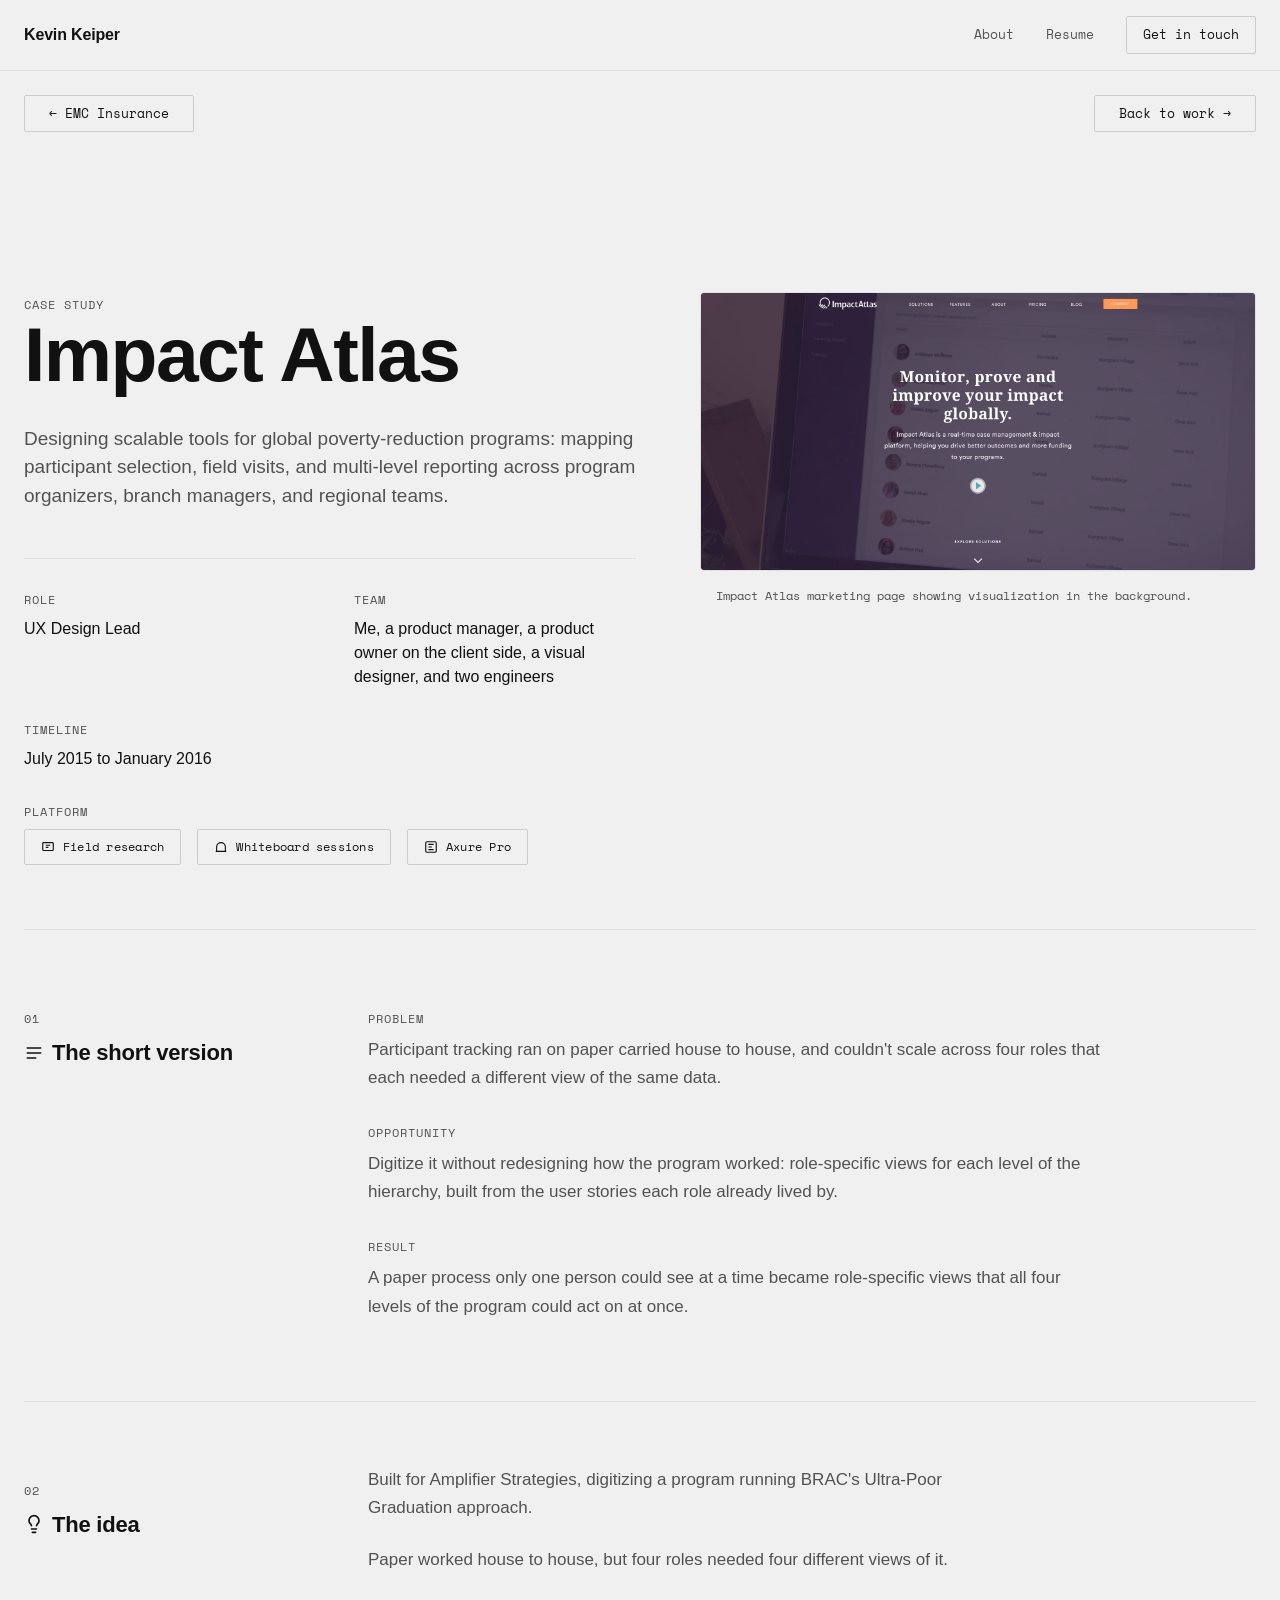
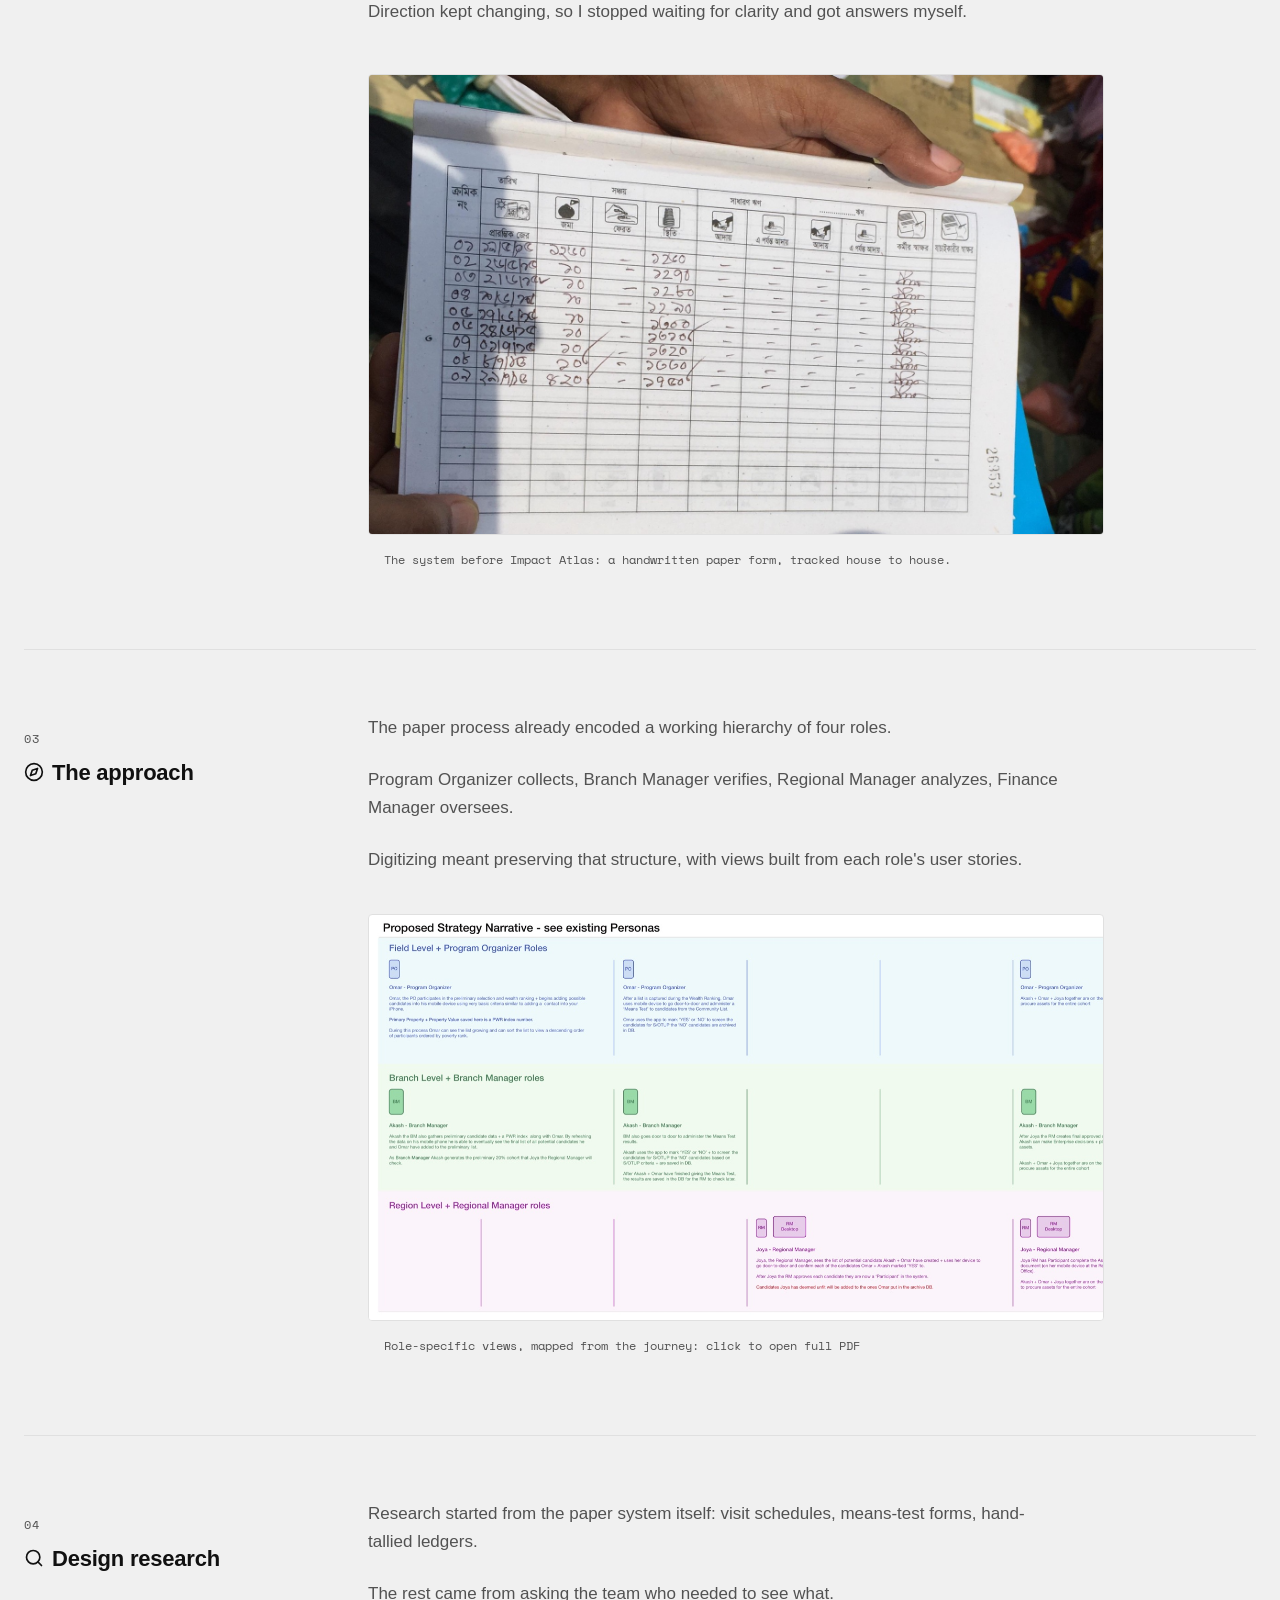
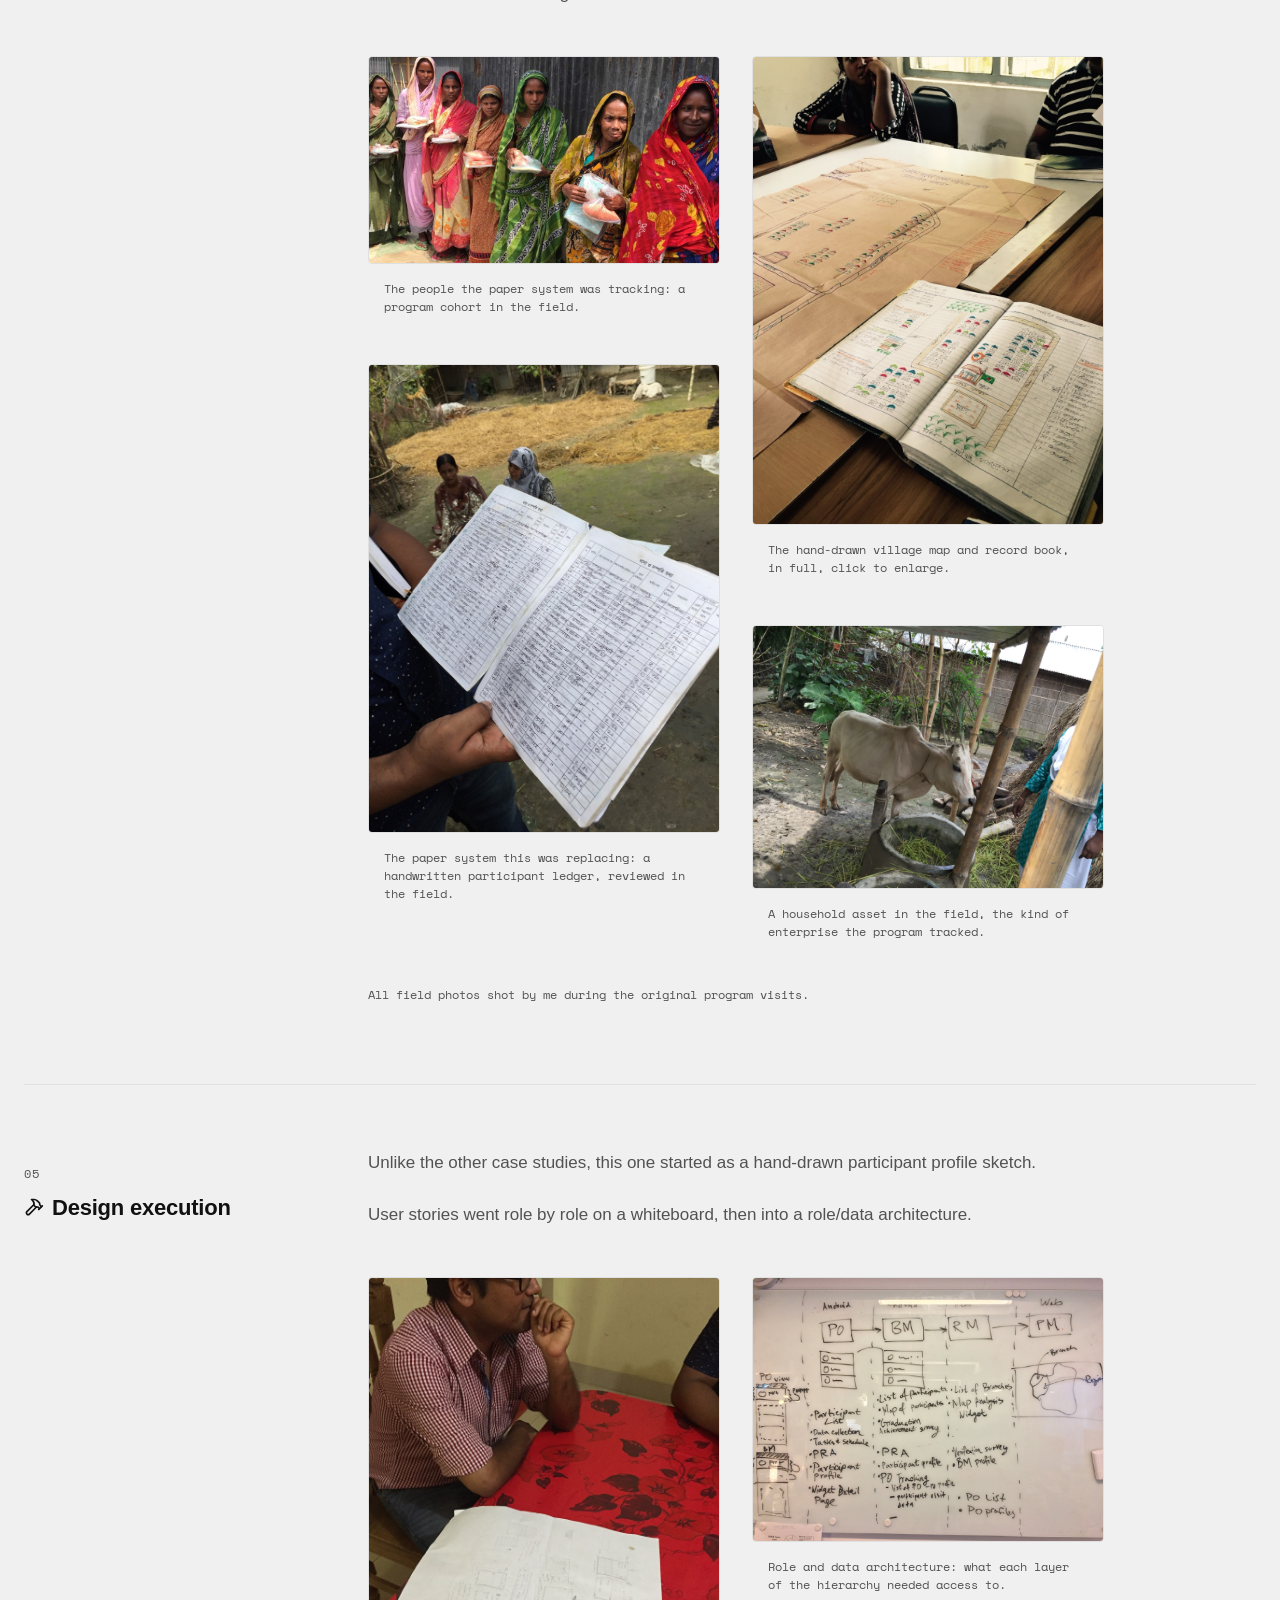
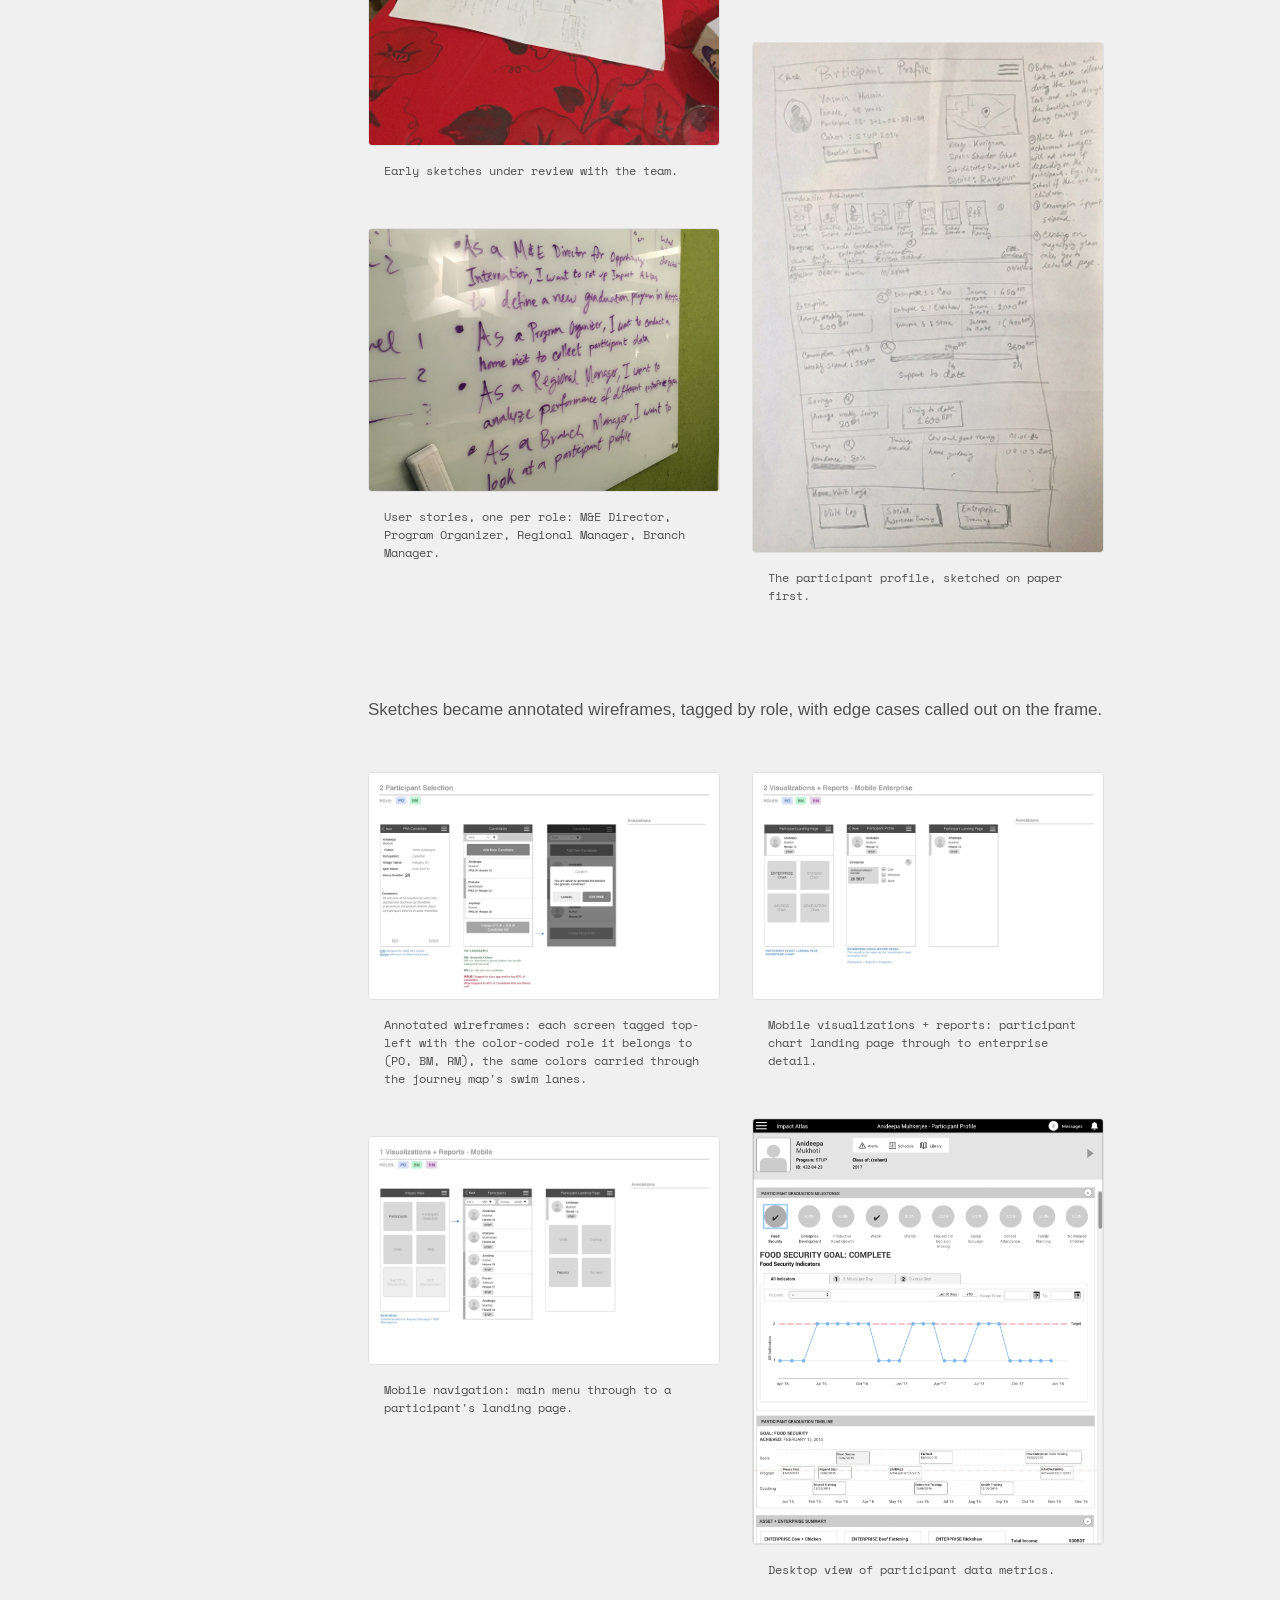
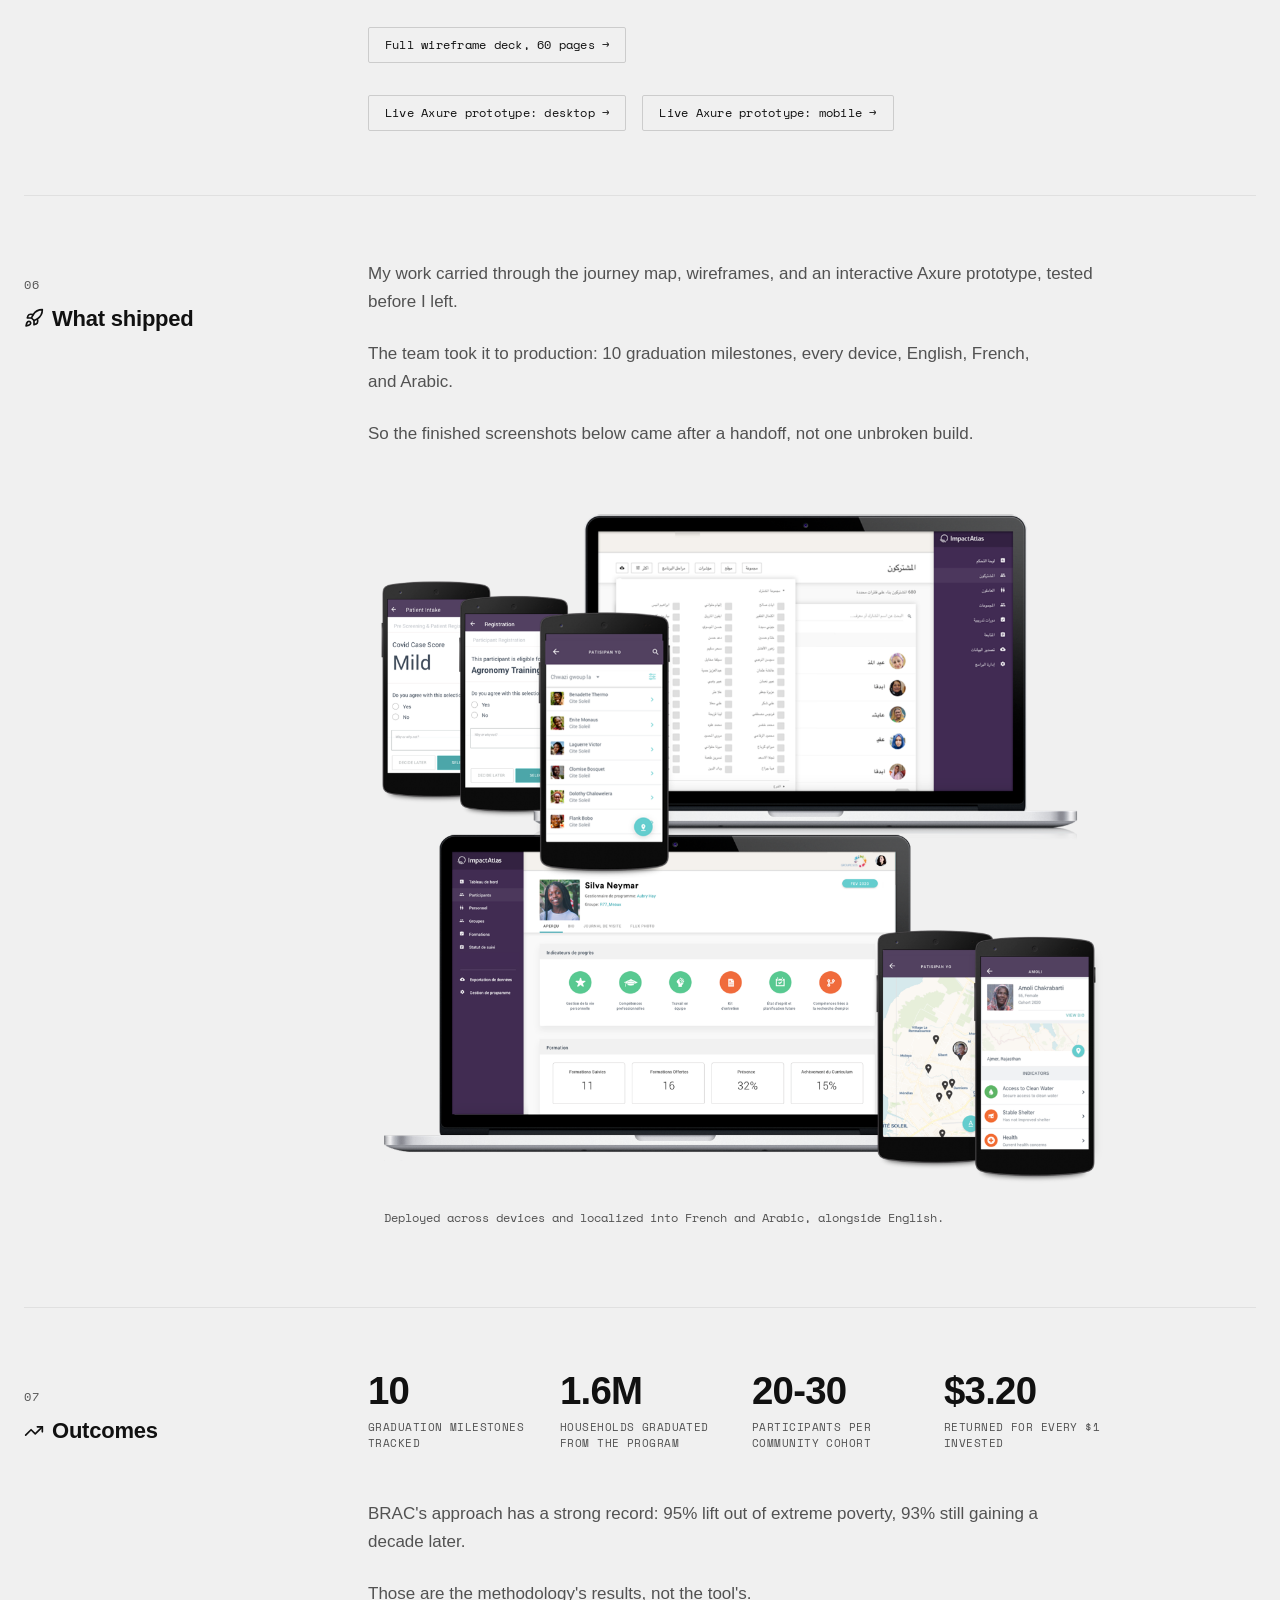
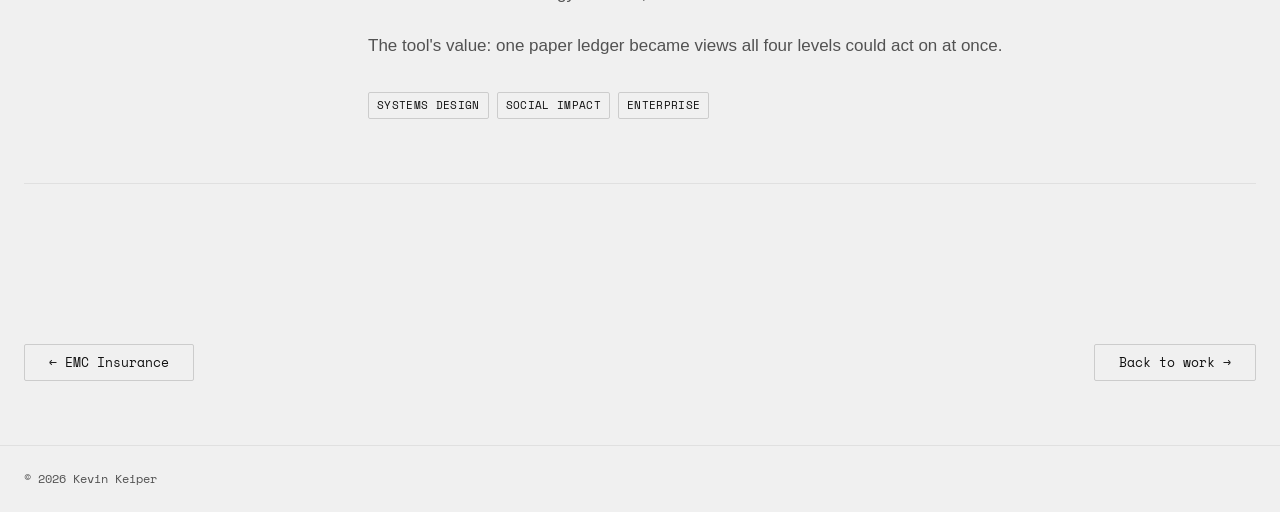
<file: work/impact-atlas/index.html>
<!DOCTYPE html>
<html lang="en">
<head>
<script>document.documentElement.classList.add('js');</script>
<meta charset="UTF-8">
<meta name="viewport" content="width=device-width, initial-scale=1.0">
<title>Impact Atlas, Kevin Keiper</title>
<meta name="description" content="Scalable tools for global poverty-reduction programs: mapping participant selection, field visits, and multi-level reporting.">
<link rel="preconnect" href="https://api.fontshare.com">
<link href="https://api.fontshare.com/v2/css?f[]=general-sans@400,500,600,700&display=swap" rel="stylesheet">
<link href="https://fonts.googleapis.com/css2?family=Space+Mono:wght@400;700&display=swap" rel="stylesheet">
<link rel="stylesheet" href="../../css/styles.css">
</head>
<body>

<header class="site-header">
  <div class="wrap site-header__inner">
    <a href="../../index.html" class="site-header__name">Kevin Keiper</a>
    <div class="site-header__nav">
      <a href="../about/index.html" class="site-header__link">About</a>
      <a href="../../assets/resume/Kevin-Keiper-Resume.pdf" class="site-header__link" target="_blank" rel="noopener">Resume</a>
      <a href="../../index.html#contact" class="site-header__cta">Get in touch</a>
    </div>
  </div>
</header>

<main>

  <nav class="detail-nav wrap detail-nav--top">
    <a href="../emc-insurance/index.html">&larr; EMC Insurance</a>
    <a href="../../index.html#work">Back to work &rarr;</a>
  </nav>

  <section class="detail-hero">
    <div class="wrap">

      <div class="detail-hero-row">
        <div class="detail-hero-text">
          <span class="section-label detail-hero__eyebrow">Case study</span>
          <h1 class="detail-hero__title">Impact Atlas</h1>
          <p class="detail-hero__desc">Designing scalable tools for global poverty-reduction programs: mapping participant selection, field visits, and multi-level reporting across program organizers, branch managers, and regional teams.</p>

          <div class="detail-hero__meta">
            <div class="detail-hero__meta-item">
              <span class="section-label">Role</span>
              <p>UX Design Lead</p>
            </div>
            <div class="detail-hero__meta-item">
              <span class="section-label">Team</span>
              <p>Me, a product manager, a product owner on the client side, a visual designer, and two engineers</p>
            </div>
            <div class="detail-hero__meta-item">
              <span class="section-label">Timeline</span>
              <p>July 2015 to January 2016</p>
            </div>
            <div class="detail-hero__meta-item">
              <span class="section-label">Platform</span>
              <ul class="tool-row" style="margin-top: 2px;">
                <li class="tool-badge">
                  <svg viewBox="0 0 16 16" fill="none" stroke-width="1.3"><rect x="2" y="3" width="12" height="9" rx="1"/><path d="M5.5 6h5M5.5 8.5h3"/></svg>
                  Field research
                </li>
                <li class="tool-badge">
                  <svg viewBox="0 0 16 16" fill="none" stroke-width="1.3"><path d="M3 13V8a5 5 0 0 1 10 0v5M2 13h12"/></svg>
                  Whiteboard sessions
                </li>
                <li class="tool-badge">
                  <svg viewBox="0 0 16 16" fill="none" stroke-width="1.3"><rect x="2" y="2" width="12" height="12" rx="1.5"/><path d="M5 5h6M5 8h4M5 11h6"/></svg>
                  Axure Pro
                </li>
              </ul>
            </div>
          </div>
        </div>

        <div>
          <div class="detail-lead-image reveal">
            <img src="images/impact_atlas_homepage.png" data-full="images/impact_atlas_homepage.png" alt="Impact Atlas marketing page showing visualization in the background.">
          </div>
          <p class="detail-gallery__caption" style="margin-top: var(--sp-3);">Impact Atlas marketing page showing visualization in the background.</p>
        </div>
      </div>  


    </div>
  </section>

  <div class="rail-wrap wrap">

    <section class="rail-row">
      <aside class="rail-item">
        <span class="section-label rail-item__index">01</span>
        <h2 class="detail-section__title"><svg class="rail-item__icon" viewBox="0 0 24 24" fill="none" stroke-width="2" stroke-linecap="round" stroke-linejoin="round"><path d="M4 6h16"/><path d="M4 12h16"/><path d="M4 18h10"/></svg>The short version</h2>
      </aside>
      <div class="rail-content">
        <dl class="detail-brief">
          <div class="detail-brief__item">
            <dt class="section-label">Problem</dt>
            <dd>Participant tracking ran on paper carried house to house, and couldn't scale across four roles that each needed a different view of the same data.</dd>
          </div>
          <div class="detail-brief__item">
            <dt class="section-label">Opportunity</dt>
            <dd>Digitize it without redesigning how the program worked: role-specific views for each level of the hierarchy, built from the user stories each role already lived by.</dd>
          </div>
          <div class="detail-brief__item">
            <dt class="section-label">Result</dt>
            <dd>A paper process only one person could see at a time became role-specific views that all four levels of the program could act on at once.</dd>
          </div>
        </dl>
      </div>
    </section>

    <section class="rail-row">
      <aside class="rail-item">
        <span class="section-label rail-item__index">02</span>
        <h2 class="detail-section__title"><svg class="rail-item__icon" viewBox="0 0 24 24" fill="none" stroke-width="2" stroke-linecap="round" stroke-linejoin="round"><path d="M9 18h6"/><path d="M10 22h4"/><path d="M15.09 14c.18-.98.65-1.74 1.41-2.5A4.65 4.65 0 0 0 18 8 6 6 0 0 0 6 8c0 1 .23 2.23 1.5 3.5A4.61 4.61 0 0 1 8.91 14"/></svg>The idea</h2>
      </aside>
      <div class="rail-content">
        <div class="detail-section__body">
          <p>Built for Amplifier Strategies, digitizing a program running BRAC's Ultra-Poor Graduation approach.</p>

          <p>Paper worked house to house, but four roles needed four different views of it.</p>

          <p>Direction kept changing, so I stopped waiting for clarity and got answers myself.</p>
        </div>
        <div style="margin-top: var(--sp-6);">
          <div class="detail-lead-image reveal">
            <img src="images/paper-form-v2.jpg" alt="Handwritten paper form used to track a participant's savings and program membership in the field">
          </div>
          <p class="detail-gallery__caption" style="margin-top: var(--sp-3);">The system before Impact Atlas: a handwritten paper form, tracked house to house.</p>
        </div>
      </div>
    </section>

    <section class="rail-row">
      <aside class="rail-item">
        <span class="section-label rail-item__index">03</span>
        <h2 class="detail-section__title"><svg class="rail-item__icon" viewBox="0 0 24 24" fill="none" stroke-width="2" stroke-linecap="round" stroke-linejoin="round"><circle cx="12" cy="12" r="10"/><polygon points="16.24 7.76 14.12 14.12 7.76 16.24 9.88 9.88 16.24 7.76"/></svg>The approach</h2>
      </aside>
      <div class="rail-content">
        <div class="detail-section__body">
          <p>The paper process already encoded a working hierarchy of four roles.</p>

          <p>Program Organizer collects, Branch Manager verifies, Regional Manager analyzes, Finance Manager oversees.</p>

          <p>Digitizing meant preserving that structure, with views built from each role's user stories.</p>
        </div>
        <div style="margin-top: 40px;">
          <a href="images/journey-map.pdf" target="_blank" rel="noopener" class="detail-lead-image detail-lead-image--crop reveal" aria-label="Open full-size journey map PDF in a new tab">
            <img src="images/journey-map-v2.jpg" alt="Proposed strategy narrative mapped by role (Program Organizer, Branch Manager, Regional Manager) from the journey map">
          </a>
          <p class="detail-gallery__caption" style="margin-top: var(--sp-3);">Role-specific views, mapped from the journey: click to open full PDF</p>
        </div>
      </div>
    </section>

    <section class="rail-row">
      <aside class="rail-item">
        <span class="section-label rail-item__index">04</span>
        <h2 class="detail-section__title"><svg class="rail-item__icon" viewBox="0 0 24 24" fill="none" stroke-width="2" stroke-linecap="round" stroke-linejoin="round"><circle cx="11" cy="11" r="8"/><path d="m21 21-4.3-4.3"/></svg>Design research</h2>
      </aside>
      <div class="rail-content">
        <div class="detail-section__body">
          <p>Research started from the paper system itself: visit schedules, means-test forms, hand-tallied ledgers.</p>

          <p>The rest came from asking the team who needed to see what.</p>
        </div>
        <div class="detail-gallery detail-gallery--masonry">
          <figure class="detail-gallery__item reveal">
            <img src="images/field-01.jpg" alt="Women in a program cohort receiving supplies in the field">
            <figcaption class="detail-gallery__caption">The people the paper system was tracking: a program cohort in the field.</figcaption>
          </figure>
          <figure class="detail-gallery__item reveal">
            <img src="images/ia-22.jpg" alt="Field team reviewing a handwritten participant ledger in a village setting">
            <figcaption class="detail-gallery__caption">The paper system this was replacing: a handwritten participant ledger, reviewed in the field.</figcaption>
          </figure>
          <figure class="detail-gallery__item reveal">
            <img src="images/field-02.jpg" alt="Hand-drawn village maps and a participant record book, full view">
            <figcaption class="detail-gallery__caption">The hand-drawn village map and record book, in full, click to enlarge.</figcaption>
          </figure>
          <figure class="detail-gallery__item reveal">
            <img src="images/IMG_1359.jpg" alt="A tethered cow at a participant's homestead in the field">
            <figcaption class="detail-gallery__caption">A household asset in the field, the kind of enterprise the program tracked.</figcaption>
          </figure>
        </div>
        <p class="detail-gallery__caption" style="margin-top: var(--sp-3); padding-inline: 0;">All field photos shot by me during the original program visits.</p>
      </div>
    </section>

    <section class="rail-row">
      <aside class="rail-item">
        <span class="section-label rail-item__index">05</span>
        <h2 class="detail-section__title"><svg class="rail-item__icon" viewBox="0 0 24 24" fill="none" stroke-width="2" stroke-linecap="round" stroke-linejoin="round"><path d="m15 12-8.5 8.5a2.12 2.12 0 1 1-3-3L12 9"/><path d="M17.64 15 22 10.64"/><path d="m20.91 11.7-1.25-1.25c-.6-.6-.93-1.4-.93-2.25v-.86L16.01 4.6a5.56 5.56 0 0 0-3.94-1.64H9l.92.82A6.18 6.18 0 0 1 12 8.4v1.56l2 2h2.47l2.26 1.91"/></svg>Design execution</h2>
      </aside>
      <div class="rail-content">
        <div class="detail-section__body">
          <p>Unlike the other case studies, this one started as a hand-drawn participant profile sketch.</p>

          <p>User stories went role by role on a whiteboard, then into a role/data architecture.</p>
        </div>
        <div class="detail-gallery detail-gallery--masonry">
          <figure class="detail-gallery__item reveal">
            <img src="images/ia-07.jpg" alt="Team member reviewing early sketches at a table">
            <figcaption class="detail-gallery__caption">Early sketches under review with the team.</figcaption>
          </figure>
          <figure class="detail-gallery__item reveal">
            <img src="images/ia-09.jpg" alt="Whiteboard with user stories written for each program role">
            <figcaption class="detail-gallery__caption">User stories, one per role: M&E Director, Program Organizer, Regional Manager, Branch Manager.</figcaption>
          </figure>
          <figure class="detail-gallery__item reveal">
            <img src="images/ia-08.jpg" alt="Whiteboard mapping data and role architecture across PO, BM, RM, and FM">
            <figcaption class="detail-gallery__caption">Role and data architecture: what each layer of the hierarchy needed access to.</figcaption>
          </figure>
          <figure class="detail-gallery__item reveal">
            <img src="images/ia-06.jpg" alt="Hand-drawn paper sketch of a participant profile screen">
            <figcaption class="detail-gallery__caption">The participant profile, sketched on paper first.</figcaption>
          </figure>
        </div>

        <div class="detail-section__body" style="margin-top: var(--sp-7);">
          <p>Sketches became annotated wireframes, tagged by role, with edge cases called out on the frame.</p>
        </div>
        <div class="detail-gallery detail-gallery--masonry">
          <figure class="detail-gallery__item reveal">
            <img src="images/ia-04.jpg" alt="Annotated wireframe of the participant selection flow with color-coded role tags and edge-case notes">
            <figcaption class="detail-gallery__caption">Annotated wireframes: each screen tagged top-left with the color-coded role it belongs to (PO, BM, RM), the same colors carried through the journey map's swim lanes.</figcaption>
          </figure>
          <figure class="detail-gallery__item reveal">
            <img src="images/mobile-01.jpg" alt="Mobile wireframe of the Impact Atlas navigation menu, participants list, and landing page">
            <figcaption class="detail-gallery__caption">Mobile navigation: main menu through to a participant's landing page.</figcaption>
          </figure>
          <figure class="detail-gallery__item reveal">
            <img src="images/mobile-02.jpg" alt="Mobile wireframe of visualizations and reports, including participant enterprise charts">
            <figcaption class="detail-gallery__caption">Mobile visualizations + reports: participant chart landing page through to enterprise detail.</figcaption>
          </figure>
          <figure class="detail-gallery__item reveal">
            <img src="images/prototype-hero-full.jpg" alt="Desktop participant profile screen showing graduation milestones, indicator charts, and a program timeline">
            <figcaption class="detail-gallery__caption">Desktop view of participant data metrics.</figcaption>
          </figure>
        </div>

        <ul class="tool-row" style="margin-top: var(--sp-5);">
          <li class="tool-badge">
            <a href="images/09_17_2015_TUP_wireframes.pdf" target="_blank" rel="noopener">Full wireframe deck, 60 pages &rarr;</a>
          </li>
        </ul>
        <ul class="tool-row" style="margin-top: var(--sp-5);">
          <li class="tool-badge">
            <a href="http://1lkdx8.axshare.com/" target="_blank" rel="noopener">Live Axure prototype: desktop &rarr;</a>
          </li>
          <li class="tool-badge">
            <a href="http://s0g9b1.axshare.com" target="_blank" rel="noopener">Live Axure prototype: mobile &rarr;</a>
          </li>
        </ul>
      </div>
    </section>

    <section class="rail-row">
      <aside class="rail-item">
        <span class="section-label rail-item__index">06</span>
        <h2 class="detail-section__title"><svg class="rail-item__icon" viewBox="0 0 24 24" fill="none" stroke-width="2" stroke-linecap="round" stroke-linejoin="round"><path d="M4.5 16.5c-1.5 1.26-2 5-2 5s3.74-.5 5-2c.71-.84.7-2.13-.09-2.91a2.18 2.18 0 0 0-2.91-.09z"/><path d="m12 15-3-3a22 22 0 0 1 2-3.95A12.88 12.88 0 0 1 22 2c0 2.72-.78 7.5-6 11a22.35 22.35 0 0 1-4 2z"/><path d="M9 12H4s.55-3.03 2-4c1.62-1.08 5 0 5 0"/><path d="M12 15v5s3.03-.55 4-2c1.08-1.62 0-5 0-5"/></svg>What shipped</h2>
      </aside>
      <div class="rail-content">
        <div class="detail-section__body">
          <p>My work carried through the journey map, wireframes, and an interactive Axure prototype, tested before I left.</p>

          <p>The team took it to production: 10 graduation milestones, every device, English, French, and Arabic.</p>

          <p>So the finished screenshots below came after a handoff, not one unbroken build.</p>
        </div>
        <div style="max-width: var(--content-measure); margin-top: 60px;">
          <figure class="detail-gallery__item detail-gallery__item--plain reveal">
            <img src="images/final-montage-v5.png" alt="Impact Atlas shown across laptops, tablets, and phones, in English, French, and Arabic">
            <figcaption class="detail-gallery__caption">Deployed across devices and localized into French and Arabic, alongside English.</figcaption>
          </figure>
        </div>
      </div>
    </section>

    <section class="rail-row">
      <aside class="rail-item">
        <span class="section-label rail-item__index">07</span>
        <h2 class="detail-section__title"><svg class="rail-item__icon" viewBox="0 0 24 24" fill="none" stroke-width="2" stroke-linecap="round" stroke-linejoin="round"><polyline points="22 7 13.5 15.5 8.5 10.5 2 17"/><polyline points="16 7 22 7 22 13"/></svg>Outcomes</h2>
      </aside>
      <div class="rail-content">
        <div class="stat-grid">
          <div class="stat-tile">
            <div class="stat-tile__number">10</div>
            <div class="stat-tile__label">Graduation milestones tracked</div>
          </div>
          <div class="stat-tile">
            <div class="stat-tile__number">1.6M</div>
            <div class="stat-tile__label">Households graduated from the program</div>
          </div>
          <div class="stat-tile">
            <div class="stat-tile__number">20-30</div>
            <div class="stat-tile__label">Participants per community cohort</div>
          </div>
          <div class="stat-tile">
            <div class="stat-tile__number">$3.20</div>
            <div class="stat-tile__label">Returned for every $1 invested</div>
          </div>
        </div>
        <div class="detail-section__body">
          <p>BRAC's approach has a strong record: 95% lift out of extreme poverty, 93% still gaining a decade later.</p>

          <p>Those are the methodology's results, not the tool's.</p>

          <p>The tool's value: one paper ledger became views all four levels could act on at once.</p>
        </div>
        <ul class="tag-row" style="margin-top: var(--sp-5);">
          <li class="tag">Systems Design</li>
          <li class="tag">Social Impact</li>
          <li class="tag">Enterprise</li>
        </ul>
      </div>
    </section>

  </div>

  <nav class="detail-nav wrap">
    <a href="../emc-insurance/index.html">&larr; EMC Insurance</a>
    <a href="../../index.html#work">Back to work &rarr;</a>
  </nav>

</main>

<footer class="site-footer">
  <div class="wrap">
    <p>&copy; 2026 Kevin Keiper</p>
  </div>
</footer>

<script src="../../js/main.js"></script>
</body>
</html>
</file>
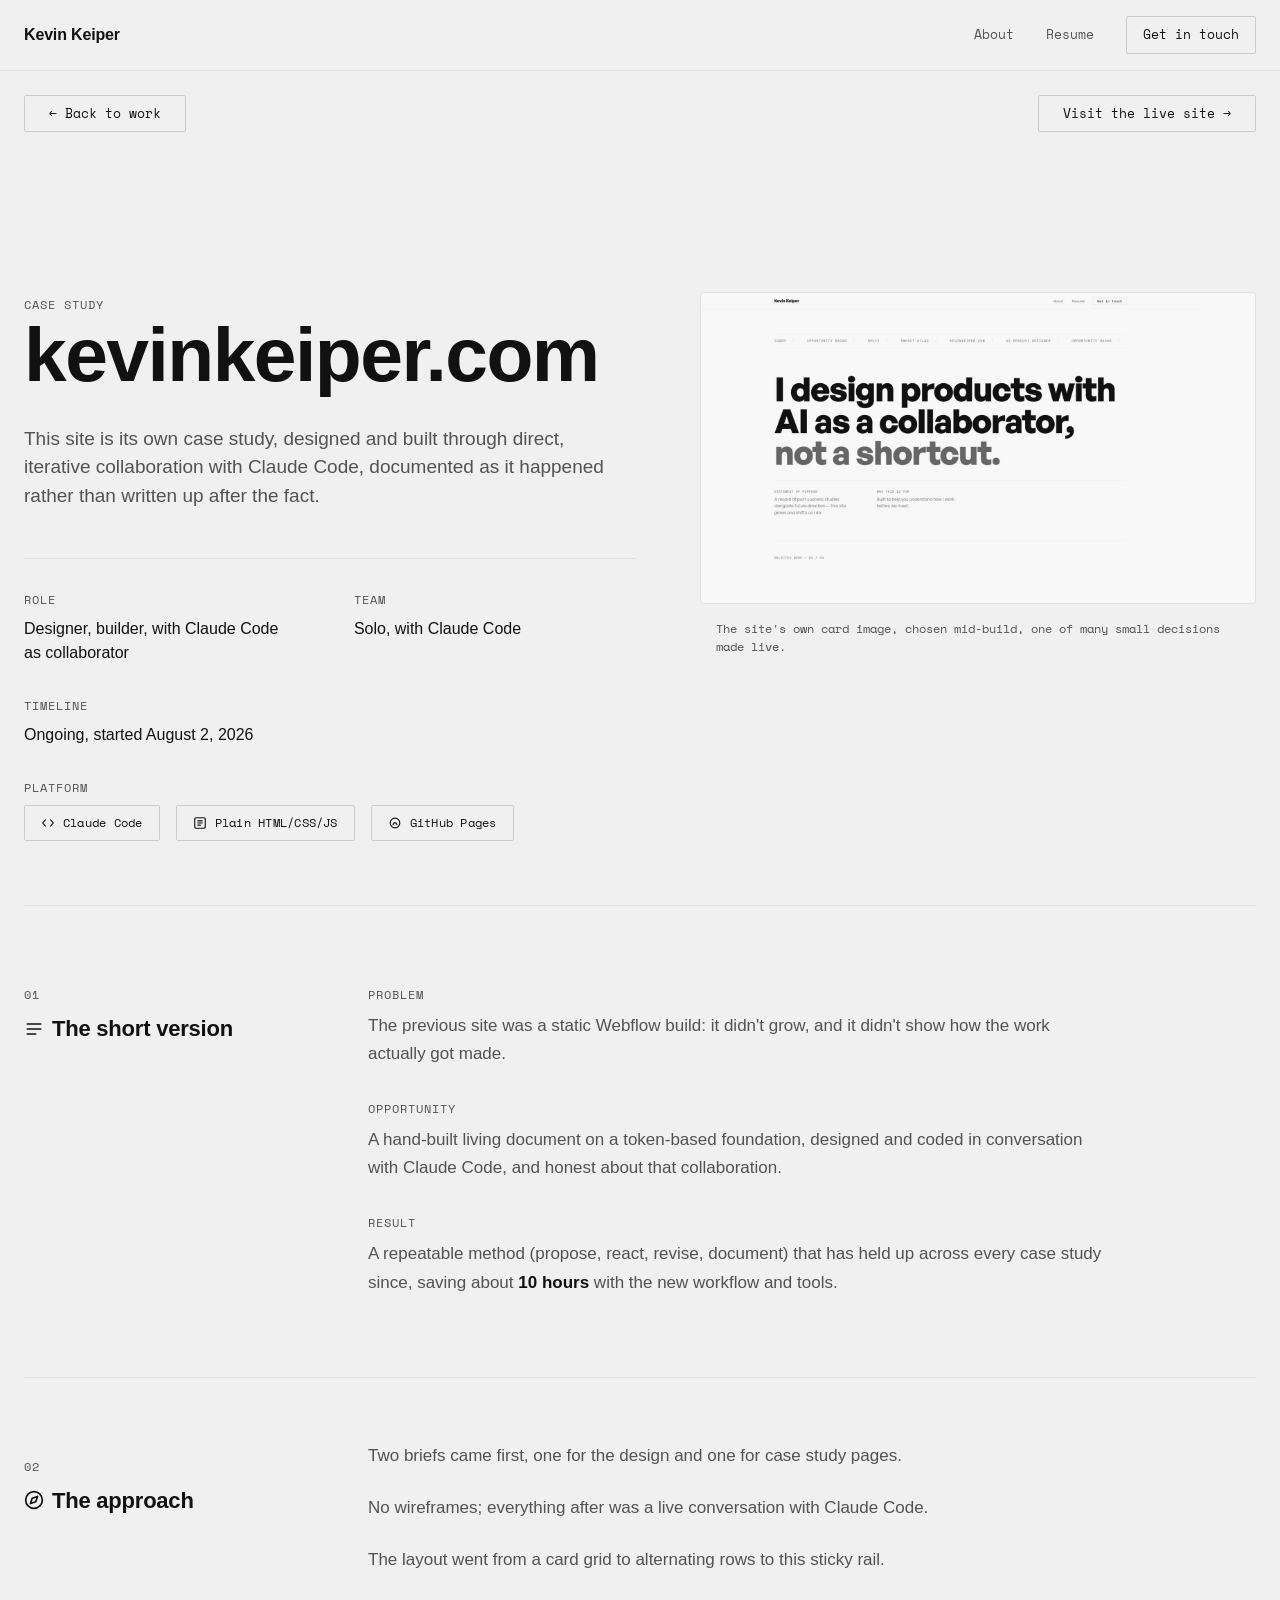
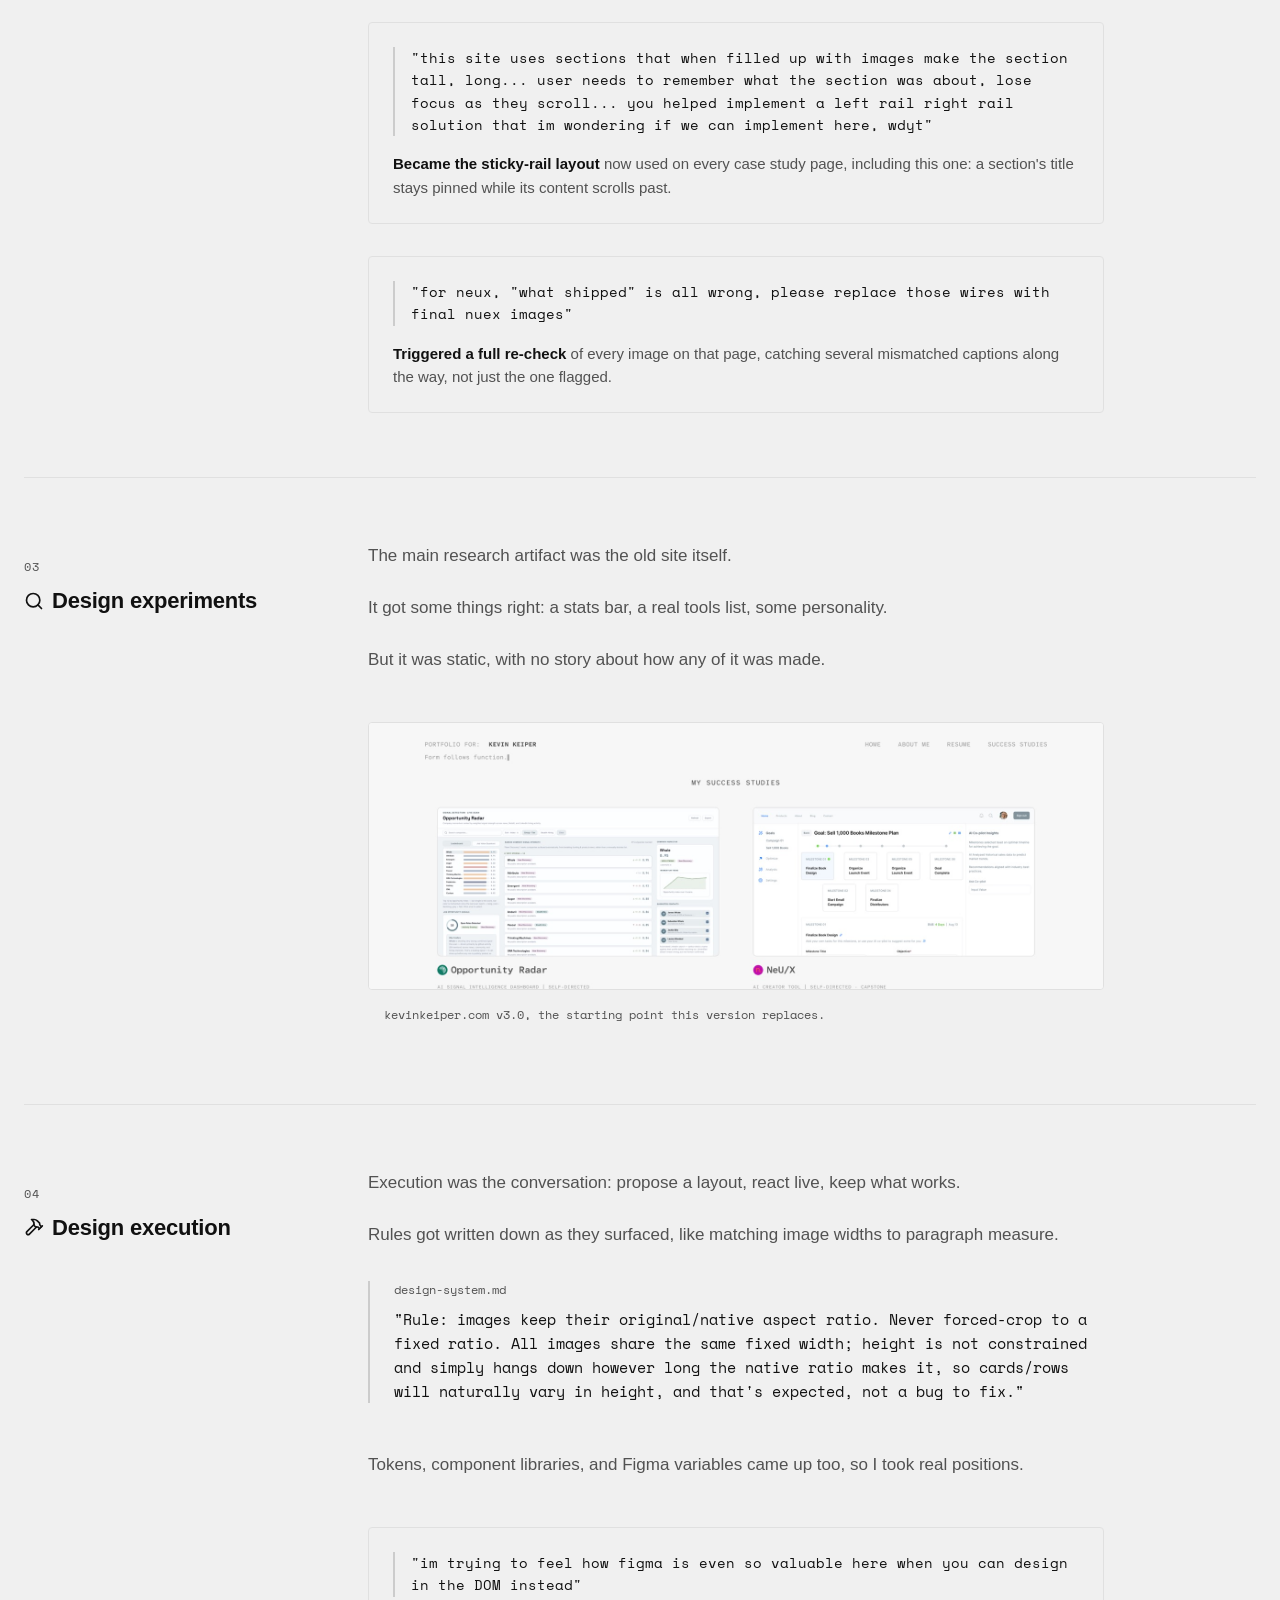
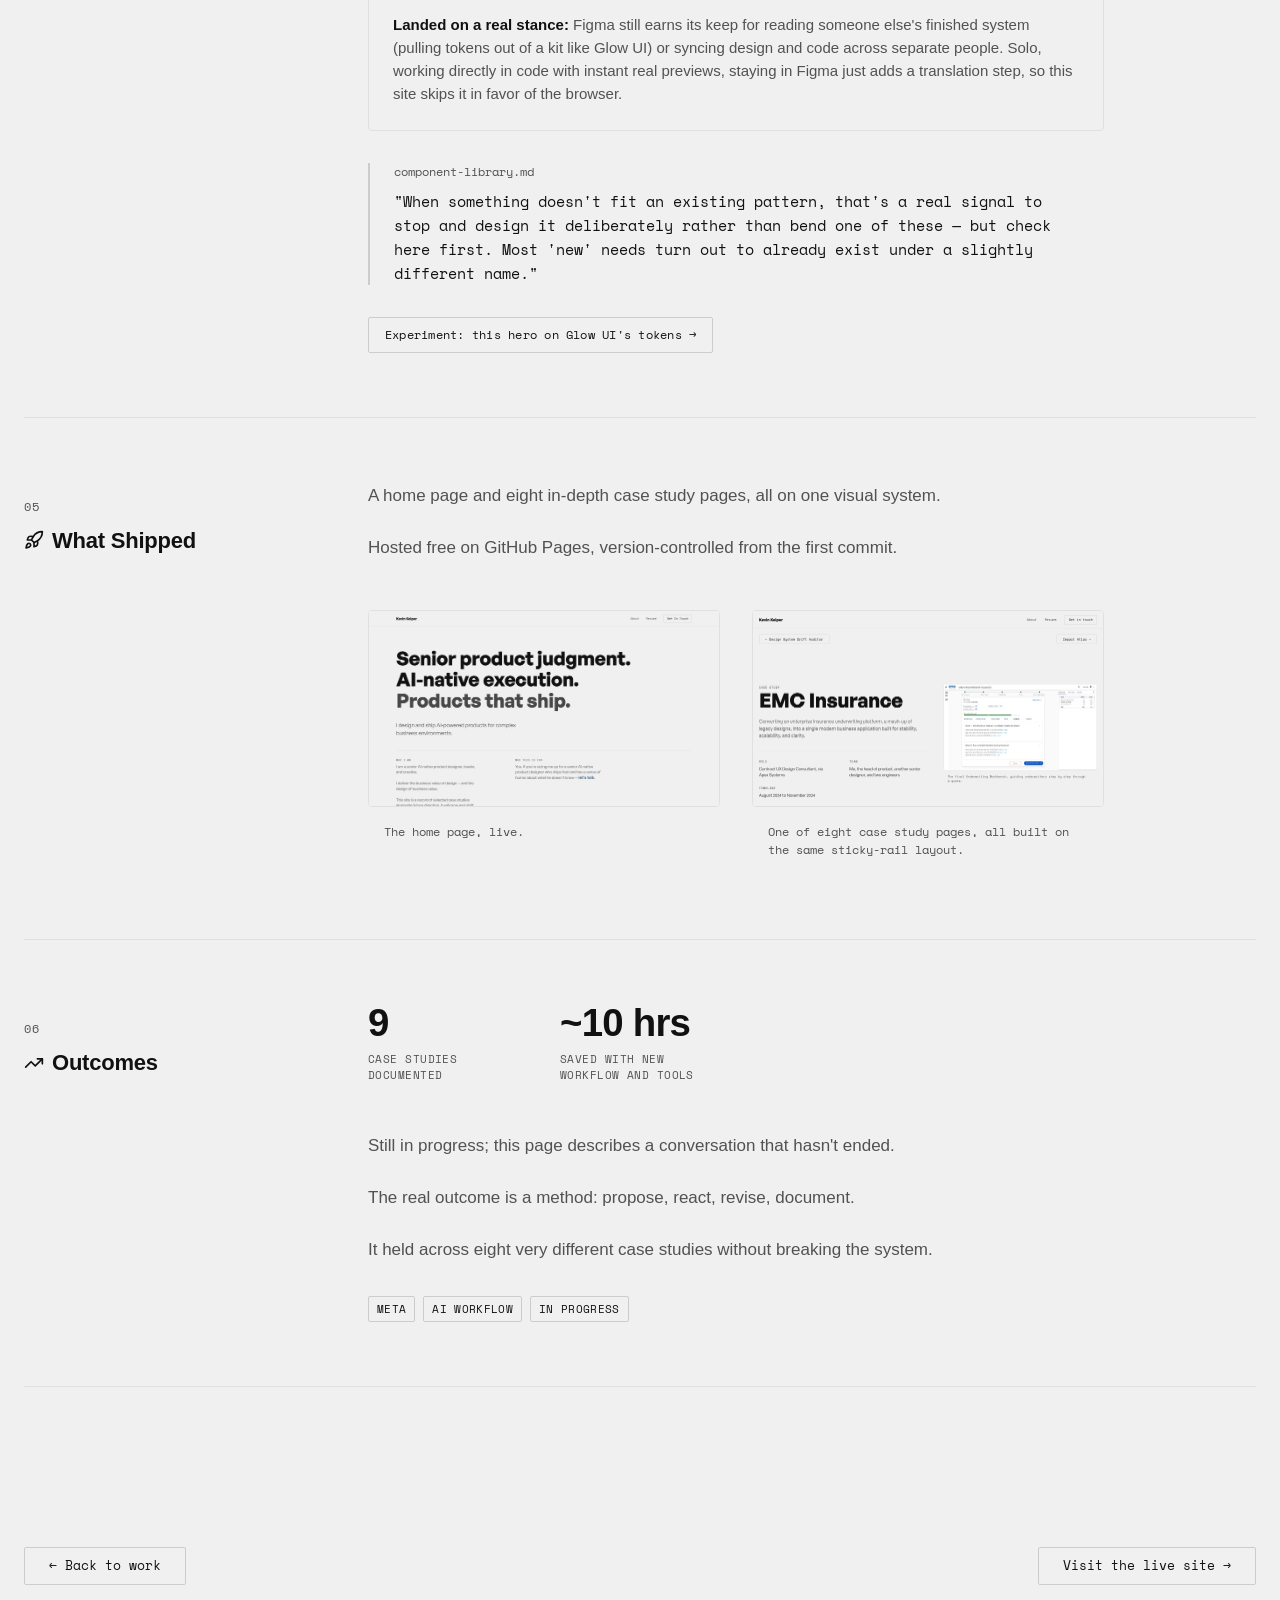
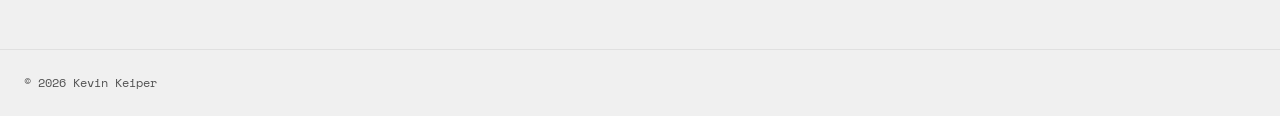
<file: work/kevinkeiper-com/index.html>
<!DOCTYPE html>
<html lang="en">
<head>
<script>document.documentElement.classList.add('js');</script>
<meta charset="UTF-8">
<meta name="viewport" content="width=device-width, initial-scale=1.0">
<title>kevinkeiper.com, Kevin Keiper</title>
<meta name="description" content="This site is its own case study, designed and built using AI-assisted workflows across Figma, Claude, and Cursor, documented as it happens.">
<link rel="preconnect" href="https://api.fontshare.com">
<link href="https://api.fontshare.com/v2/css?f[]=general-sans@400,500,600,700&display=swap" rel="stylesheet">
<link href="https://fonts.googleapis.com/css2?family=Space+Mono:wght@400;700&display=swap" rel="stylesheet">
<link rel="stylesheet" href="../../css/styles.css">
</head>
<body>

<header class="site-header">
  <div class="wrap site-header__inner">
    <a href="../../index.html" class="site-header__name">Kevin Keiper</a>
    <div class="site-header__nav">
      <a href="../about/index.html" class="site-header__link">About</a>
      <a href="../../assets/resume/Kevin-Keiper-Resume.pdf" class="site-header__link" target="_blank" rel="noopener">Resume</a>
      <a href="../../index.html#contact" class="site-header__cta">Get in touch</a>
    </div>
  </div>
</header>

<main>

  <nav class="detail-nav wrap detail-nav--top">
    <a href="../../index.html#work">&larr; Back to work</a>
    <a href="../../index.html">Visit the live site &rarr;</a>
  </nav>

  <section class="detail-hero">
    <div class="wrap">

      <div class="detail-hero-row">
        <div class="detail-hero-text">
          <span class="section-label detail-hero__eyebrow">Case study</span>
          <h1 class="detail-hero__title">kevinkeiper.com</h1>
          <p class="detail-hero__desc">This site is its own case study, designed and built through direct, iterative collaboration with Claude Code, documented as it happened rather than written up after the fact.</p>

          <div class="detail-hero__meta">
            <div class="detail-hero__meta-item">
              <span class="section-label">Role</span>
              <p>Designer, builder, with Claude Code as collaborator</p>
            </div>
            <div class="detail-hero__meta-item">
              <span class="section-label">Team</span>
              <p>Solo, with Claude Code</p>
            </div>
            <div class="detail-hero__meta-item">
              <span class="section-label">Timeline</span>
              <p>Ongoing, started August 2, 2026</p>
            </div>
            <div class="detail-hero__meta-item">
              <span class="section-label">Platform</span>
              <ul class="tool-row" style="margin-top: 2px;">
                <li class="tool-badge">
                  <svg viewBox="0 0 16 16" fill="none" stroke-width="1.3"><path d="M5.5 4 2 8l3.5 4M10.5 4 14 8l-3.5 4"/></svg>
                  Claude Code
                </li>
                <li class="tool-badge">
                  <svg viewBox="0 0 16 16" fill="none" stroke-width="1.3"><rect x="2" y="2" width="12" height="12" rx="1.5"/><path d="M5 5.5h6M5 8h6M5 10.5h4"/></svg>
                  Plain HTML/CSS/JS
                </li>
                <li class="tool-badge">
                  <svg viewBox="0 0 16 16" fill="none" stroke-width="1.3"><circle cx="8" cy="8" r="5.5"/><path d="M5.5 10.5c.5-2 1-3 2.5-3s2 1 2.5 3"/></svg>
                  GitHub Pages
                </li>
              </ul>
            </div>
          </div>
        </div>

        <div>
          <div class="detail-lead-image reveal">
            <img src="images/site-card-hero-v2.png" alt="Screenshot of the kevinkeiper.com home page hero">
          </div>
          <p class="detail-gallery__caption" style="margin-top: var(--sp-3);">The site's own card image, chosen mid-build, one of many small decisions made live.</p>
        </div>
      </div>


    </div>
  </section>

  <div class="rail-wrap wrap">

    <section class="rail-row">
      <aside class="rail-item">
        <span class="section-label rail-item__index">01</span>
        <h2 class="detail-section__title"><svg class="rail-item__icon" viewBox="0 0 24 24" fill="none" stroke-width="2" stroke-linecap="round" stroke-linejoin="round"><path d="M4 6h16"/><path d="M4 12h16"/><path d="M4 18h10"/></svg>The short version</h2>
      </aside>
      <div class="rail-content">
        <dl class="detail-brief">
          <div class="detail-brief__item">
            <dt class="section-label">Problem</dt>
            <dd>The previous site was a static Webflow build: it didn't grow, and it didn't show how the work actually got made.</dd>
          </div>
          <div class="detail-brief__item">
            <dt class="section-label">Opportunity</dt>
            <dd>A hand-built living document on a token-based foundation, designed and coded in conversation with Claude Code, and honest about that collaboration.</dd>
          </div>
          <div class="detail-brief__item">
            <dt class="section-label">Result</dt>
            <dd>A repeatable method (propose, react, revise, document) that has held up across every case study since, saving about <strong>10 hours</strong> with the new workflow and tools.</dd>
          </div>
        </dl>
      </div>
    </section>

    <section class="rail-row">
      <aside class="rail-item">
        <span class="section-label rail-item__index">02</span>
        <h2 class="detail-section__title"><svg class="rail-item__icon" viewBox="0 0 24 24" fill="none" stroke-width="2" stroke-linecap="round" stroke-linejoin="round"><circle cx="12" cy="12" r="10"/><polygon points="16.24 7.76 14.12 14.12 7.76 16.24 9.88 9.88 16.24 7.76"/></svg>The approach</h2>
      </aside>
      <div class="rail-content">
        <div class="detail-section__body">
          <p>Two briefs came first, one for the design and one for case study pages.</p>

          <p>No wireframes; everything after was a live conversation with Claude Code.</p>

          <p>The layout went from a card grid to alternating rows to this sticky rail.</p>
        </div>

        <div class="exchange-grid">
          <div class="exchange">
            <p class="exchange__prompt">this site uses sections that when filled up with images make the section tall, long... user needs to remember what the section was about, lose focus as they scroll... you helped implement a left rail right rail solution that im wondering if we can implement here, wdyt</p>
            <p class="exchange__result"><strong>Became the sticky-rail layout</strong> now used on every case study page, including this one: a section's title stays pinned while its content scrolls past.</p>
          </div>
          <div class="exchange">
            <p class="exchange__prompt">for neux, "what shipped" is all wrong, please replace those wires with final nuex images</p>
            <p class="exchange__result"><strong>Triggered a full re-check</strong> of every image on that page, catching several mismatched captions along the way, not just the one flagged.</p>
          </div>
        </div>
      </div>
    </section>

    <section class="rail-row">
      <aside class="rail-item">
        <span class="section-label rail-item__index">03</span>
        <h2 class="detail-section__title"><svg class="rail-item__icon" viewBox="0 0 24 24" fill="none" stroke-width="2" stroke-linecap="round" stroke-linejoin="round"><circle cx="11" cy="11" r="8"/><path d="m21 21-4.3-4.3"/></svg>Design experiments</h2>
      </aside>
      <div class="rail-content">
        <div class="detail-section__body">
          <p>The main research artifact was the old site itself.</p>

          <p>It got some things right: a stats bar, a real tools list, some personality.</p>

          <p>But it was static, with no story about how any of it was made.</p>
        </div>
        <div style="margin-top: var(--sp-6);">
          <div class="detail-lead-image reveal">
            <img src="images/v3-old-v3.jpg" data-full="images/v3-old-v3-full.jpg" alt="The previous kevinkeiper.com v3.0 site, a static Webflow build">
          </div>
          <p class="detail-gallery__caption" style="margin-top: var(--sp-3);">kevinkeiper.com v3.0, the starting point this version replaces.</p>
        </div>
      </div>
    </section>

    <section class="rail-row">
      <aside class="rail-item">
        <span class="section-label rail-item__index">04</span>
        <h2 class="detail-section__title"><svg class="rail-item__icon" viewBox="0 0 24 24" fill="none" stroke-width="2" stroke-linecap="round" stroke-linejoin="round"><path d="m15 12-8.5 8.5a2.12 2.12 0 1 1-3-3L12 9"/><path d="M17.64 15 22 10.64"/><path d="m20.91 11.7-1.25-1.25c-.6-.6-.93-1.4-.93-2.25v-.86L16.01 4.6a5.56 5.56 0 0 0-3.94-1.64H9l.92.82A6.18 6.18 0 0 1 12 8.4v1.56l2 2h2.47l2.26 1.91"/></svg>Design execution</h2>
      </aside>
      <div class="rail-content">
        <div class="detail-section__body">
          <p>Execution was the conversation: propose a layout, react live, keep what works.</p>

          <p>Rules got written down as they surfaced, like matching image widths to paragraph measure.</p>
        </div>

        <div class="doc-quote">
          <span class="doc-quote__file">design-system.md</span>
          <p class="doc-quote__text">"Rule: images keep their original/native aspect ratio. Never forced-crop to a fixed ratio. All images share the same fixed width; height is not constrained and simply hangs down however long the native ratio makes it, so cards/rows will naturally vary in height, and that's expected, not a bug to fix."</p>
        </div>

        <div class="detail-section__body" style="margin-top: var(--sp-6);">
          <p>Tokens, component libraries, and Figma variables came up too, so I took real positions.</p>
        </div>

        <div class="exchange-grid" style="grid-template-columns: 1fr;">
          <div class="exchange">
            <p class="exchange__prompt">im trying to feel how figma is even so valuable here when you can design in the DOM instead</p>
            <p class="exchange__result"><strong>Landed on a real stance:</strong> Figma still earns its keep for reading someone else's finished system (pulling tokens out of a kit like Glow UI) or syncing design and code across separate people. Solo, working directly in code with instant real previews, staying in Figma just adds a translation step, so this site skips it in favor of the browser.</p>
          </div>
        </div>

        <div class="doc-quote">
          <span class="doc-quote__file">component-library.md</span>
          <p class="doc-quote__text">"When something doesn't fit an existing pattern, that's a real signal to stop and design it deliberately rather than bend one of these — but check here first. Most 'new' needs turn out to already exist under a slightly different name."</p>
        </div>

        <ul class="tool-row" style="margin-top: var(--sp-5);">
          <li class="tool-badge">
            <a href="https://claude.ai/code/artifact/188fd8ba-e4f5-4a8c-9168-95139b6a46ec" target="_blank" rel="noopener">Experiment: this hero on Glow UI's tokens &rarr;</a>
          </li>
        </ul>
      </div>
    </section>

    <section class="rail-row">
      <aside class="rail-item">
        <span class="section-label rail-item__index">05</span>
        <h2 class="detail-section__title"><svg class="rail-item__icon" viewBox="0 0 24 24" fill="none" stroke-width="2" stroke-linecap="round" stroke-linejoin="round"><path d="M4.5 16.5c-1.5 1.26-2 5-2 5s3.74-.5 5-2c.71-.84.7-2.13-.09-2.91a2.18 2.18 0 0 0-2.91-.09z"/><path d="m12 15-3-3a22 22 0 0 1 2-3.95A12.88 12.88 0 0 1 22 2c0 2.72-.78 7.5-6 11a22.35 22.35 0 0 1-4 2z"/><path d="M9 12H4s.55-3.03 2-4c1.62-1.08 5 0 5 0"/><path d="M12 15v5s3.03-.55 4-2c1.08-1.62 0-5 0-5"/></svg>What Shipped</h2>
      </aside>
      <div class="rail-content">
        <div class="detail-section__body">
          <p>A home page and eight in-depth case study pages, all on one visual system.</p>

          <p>Hosted free on GitHub Pages, version-controlled from the first commit.</p>
        </div>
        <div class="detail-gallery">
          <figure class="detail-gallery__item reveal">
            <img src="images/v4-home-v4.jpg" alt="kevinkeiper.com v4.0 home page">
            <figcaption class="detail-gallery__caption">The home page, live.</figcaption>
          </figure>
          <figure class="detail-gallery__item reveal">
            <img src="images/v4-detail-v2.jpg" alt="The EMC Insurance case study page, showing the hero and team details">
            <figcaption class="detail-gallery__caption">One of eight case study pages, all built on the same sticky-rail layout.</figcaption>
          </figure>
        </div>
      </div>
    </section>

    <section class="rail-row">
      <aside class="rail-item">
        <span class="section-label rail-item__index">06</span>
        <h2 class="detail-section__title"><svg class="rail-item__icon" viewBox="0 0 24 24" fill="none" stroke-width="2" stroke-linecap="round" stroke-linejoin="round"><polyline points="22 7 13.5 15.5 8.5 10.5 2 17"/><polyline points="16 7 22 7 22 13"/></svg>Outcomes</h2>
      </aside>
      <div class="rail-content">
        <div class="stat-grid">
          <div class="stat-tile">
            <div class="stat-tile__number">9</div>
            <div class="stat-tile__label">Case studies documented</div>
          </div>
          <div class="stat-tile">
            <div class="stat-tile__number">~10 hrs</div>
            <div class="stat-tile__label">Saved with new workflow and tools</div>
          </div>
        </div>
        <div class="detail-section__body">
          <p>Still in progress; this page describes a conversation that hasn't ended.</p>

          <p>The real outcome is a method: propose, react, revise, document.</p>

          <p>It held across eight very different case studies without breaking the system.</p>
        </div>
        <ul class="tag-row" style="margin-top: var(--sp-5);">
          <li class="tag">Meta</li>
          <li class="tag">AI Workflow</li>
          <li class="tag">In Progress</li>
        </ul>
      </div>
    </section>

  </div>

  <nav class="detail-nav wrap">
    <a href="../../index.html#work">&larr; Back to work</a>
    <a href="../../index.html">Visit the live site &rarr;</a>
  </nav>

</main>

<footer class="site-footer">
  <div class="wrap">
    <p>&copy; 2026 Kevin Keiper</p>
  </div>
</footer>

<script src="../../js/main.js"></script>
</body>
</html>
</file>
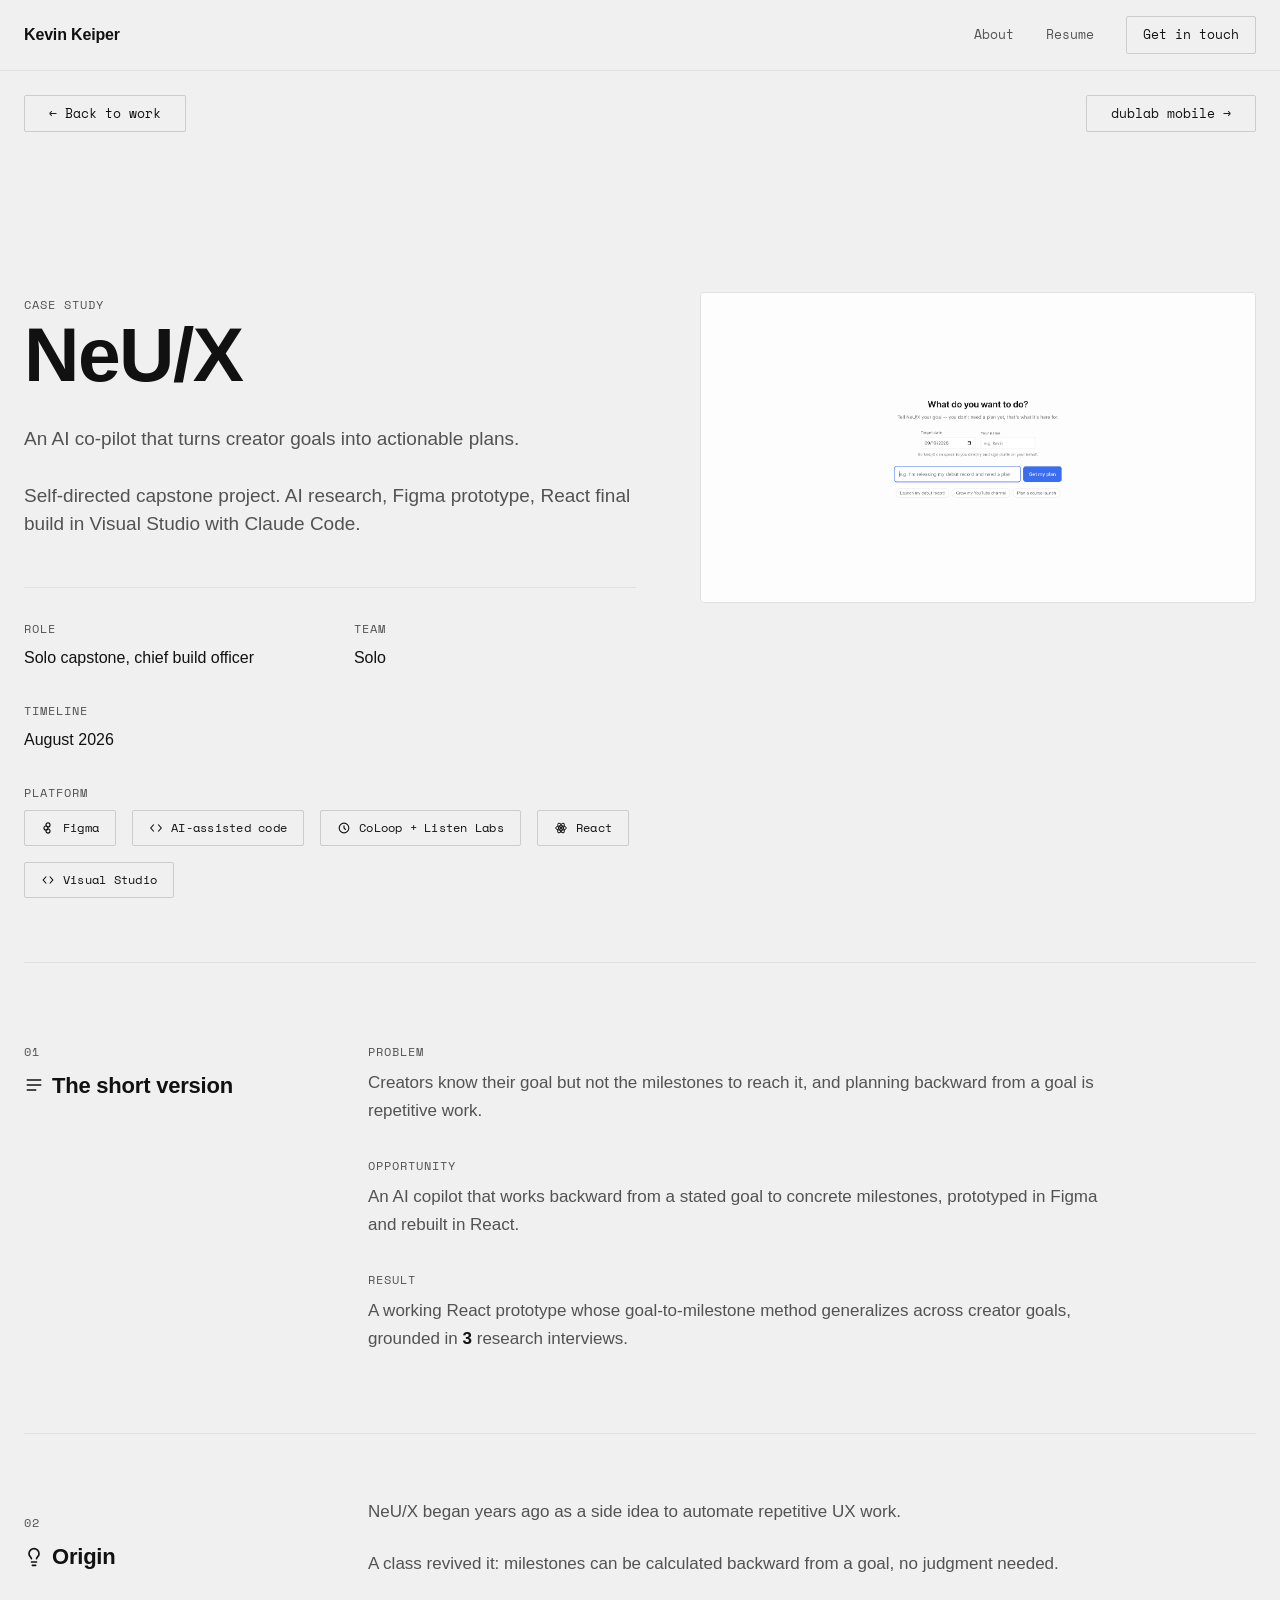
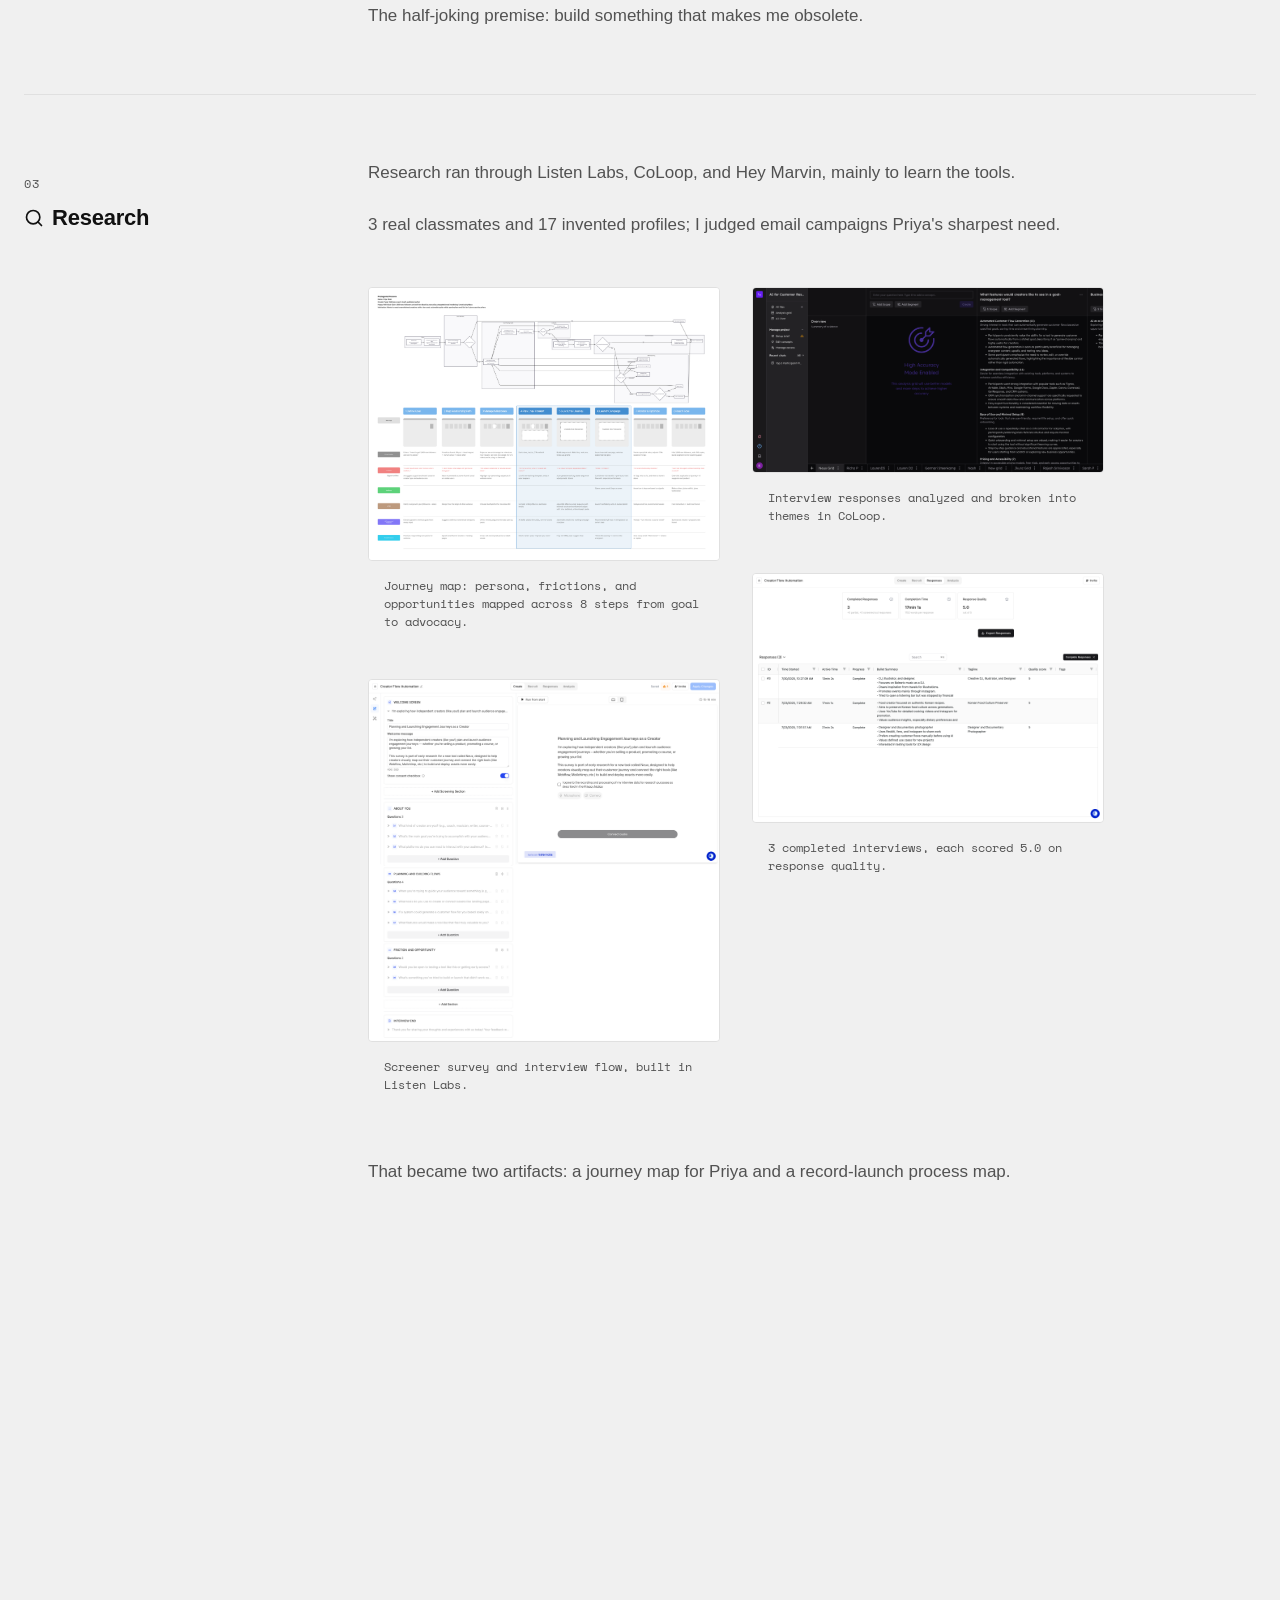
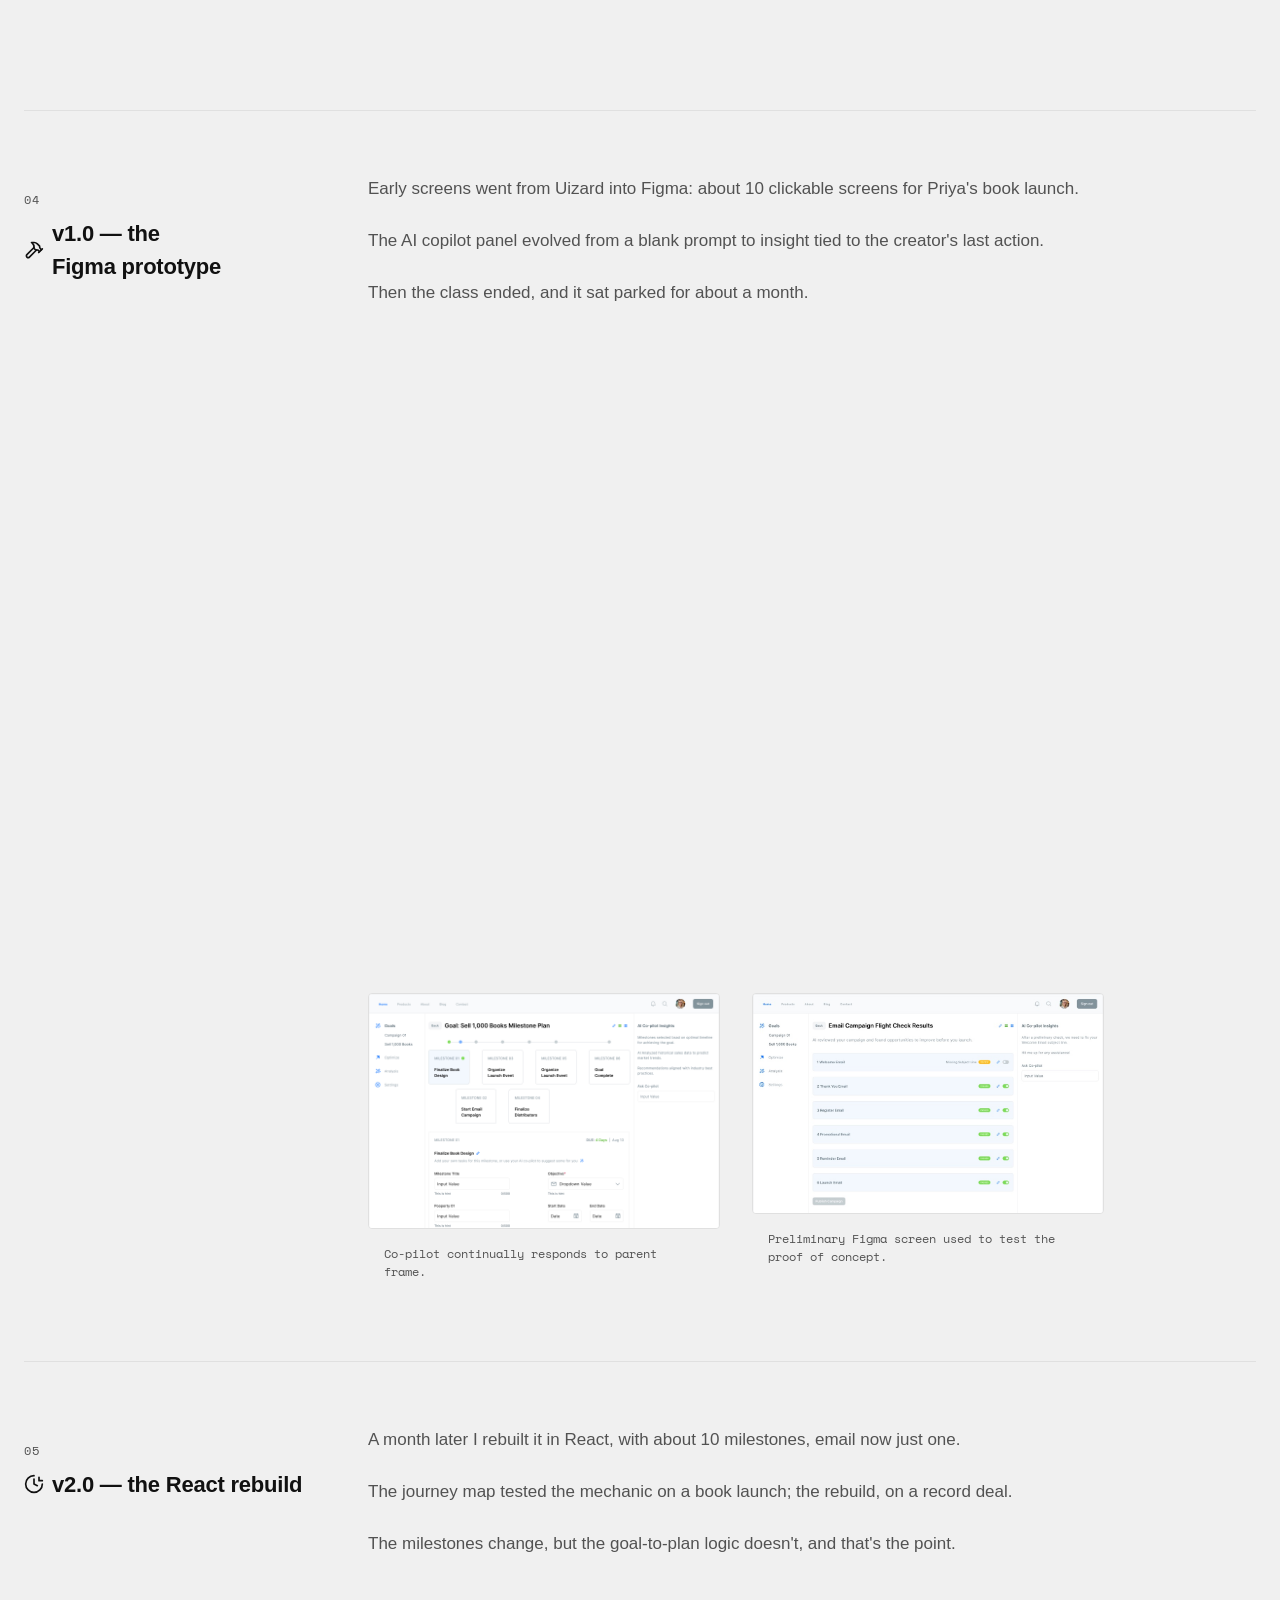
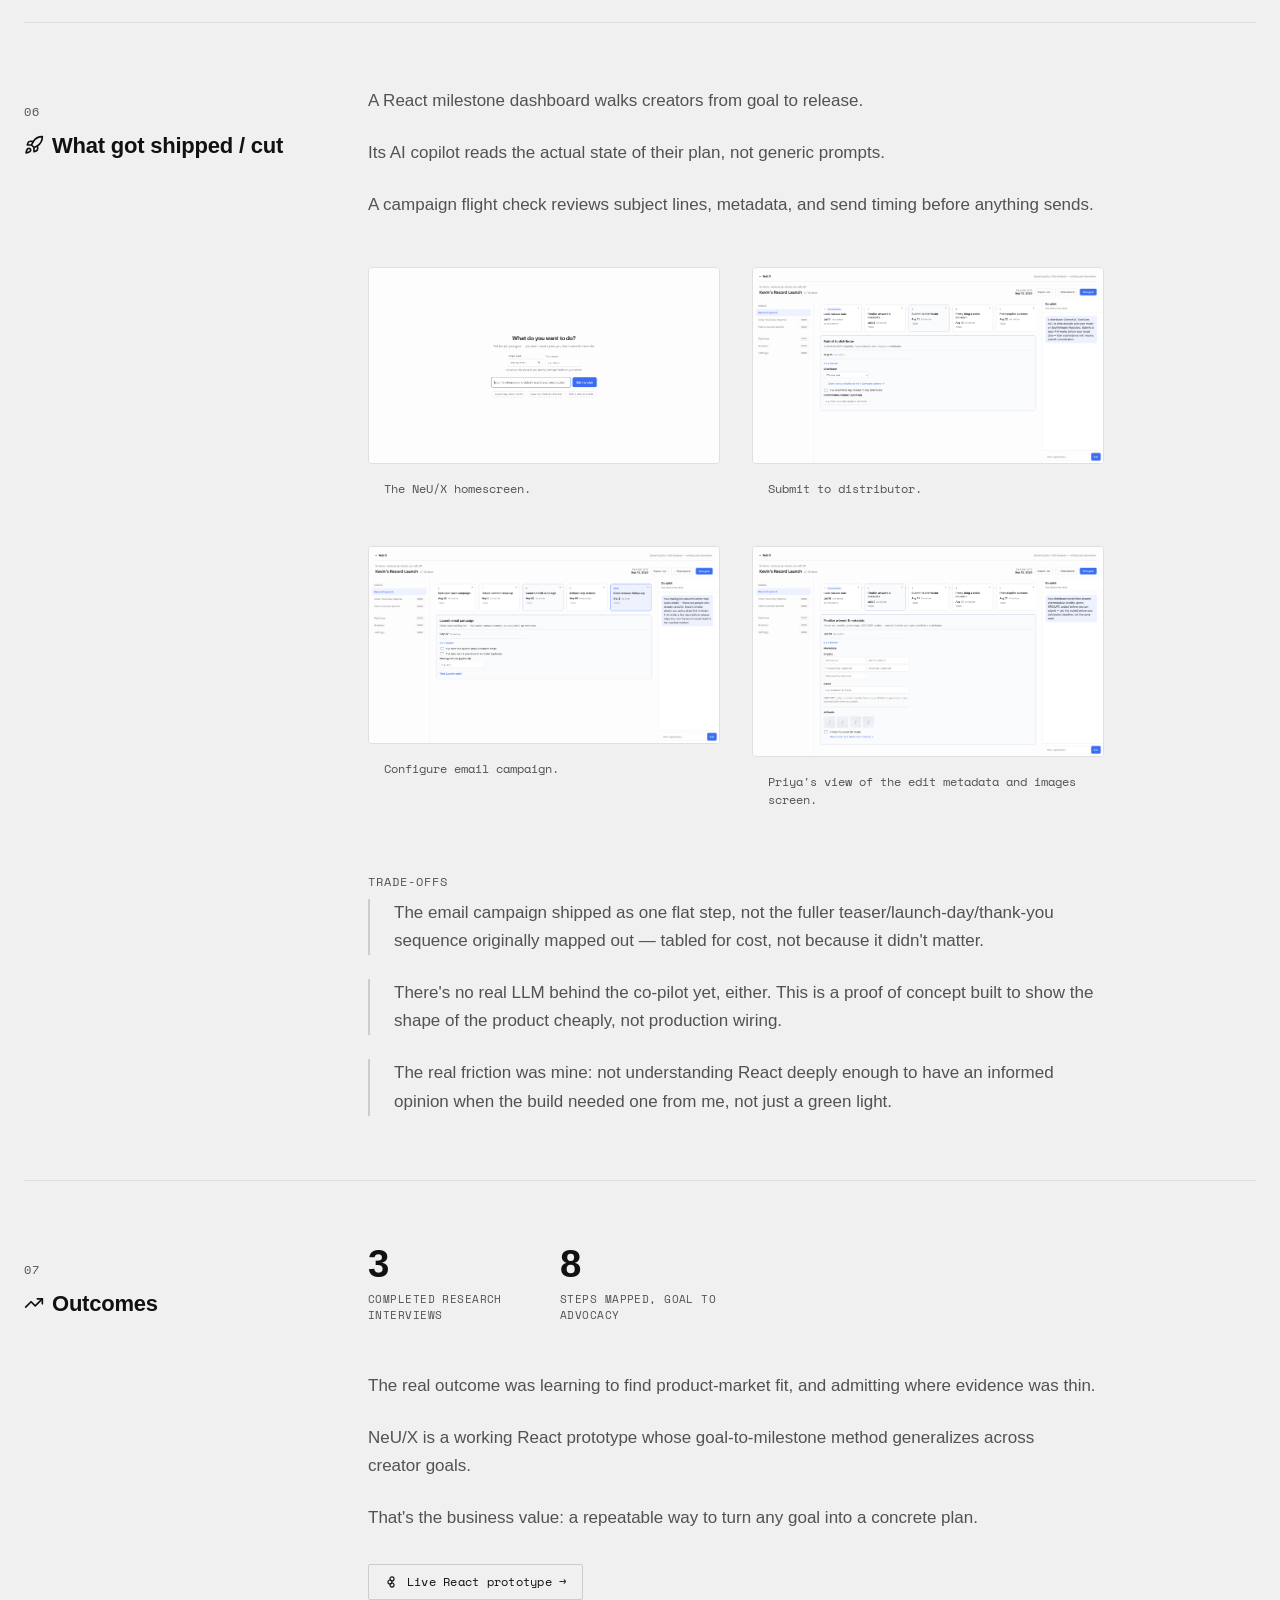
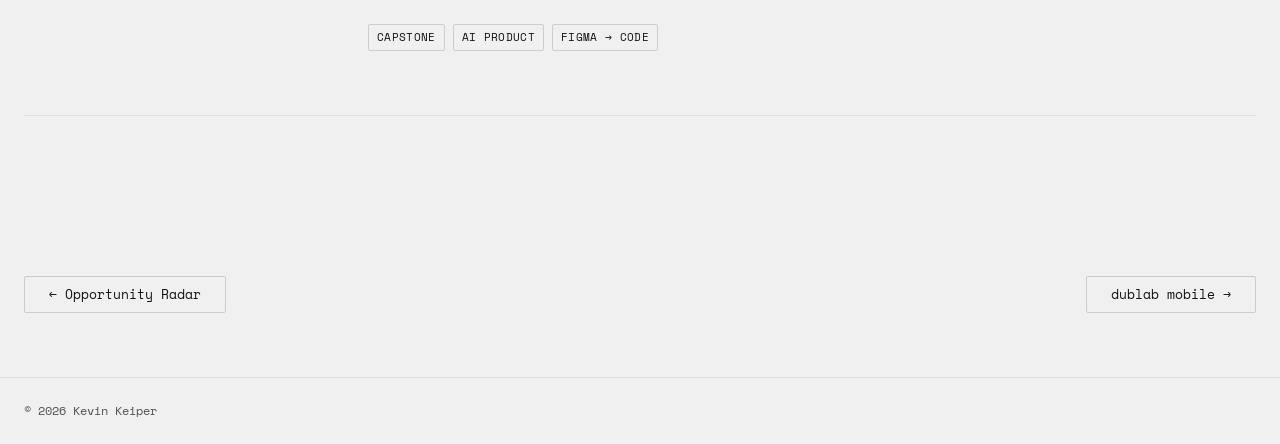
<file: work/neux/index.html>
<!DOCTYPE html>
<html lang="en">
<head>
<script>document.documentElement.classList.add('js');</script>
<meta charset="UTF-8">
<meta name="viewport" content="width=device-width, initial-scale=1.0">
<title>NeU/X, Kevin Keiper</title>
<meta name="description" content="An AI co-pilot that turns creator goals into actionable plans: self-directed capstone project, designed in Figma, built with AI and code.">
<link rel="preconnect" href="https://api.fontshare.com">
<link href="https://api.fontshare.com/v2/css?f[]=general-sans@400,500,600,700&display=swap" rel="stylesheet">
<link href="https://fonts.googleapis.com/css2?family=Space+Mono:wght@400;700&display=swap" rel="stylesheet">
<link rel="stylesheet" href="../../css/styles.css">
</head>
<body>

<header class="site-header">
  <div class="wrap site-header__inner">
    <a href="../../index.html" class="site-header__name">Kevin Keiper</a>
    <div class="site-header__nav">
      <a href="../about/index.html" class="site-header__link">About</a>
      <a href="../../assets/resume/Kevin-Keiper-Resume.pdf" class="site-header__link" target="_blank" rel="noopener">Resume</a>
      <a href="../../index.html#contact" class="site-header__cta">Get in touch</a>
    </div>
  </div>
</header>

<main>

  <nav class="detail-nav wrap detail-nav--top">
    <a href="../../index.html#work">&larr; Back to work</a>
    <a href="../dublab/index.html">dublab mobile &rarr;</a>
  </nav>

  <section class="detail-hero">
    <div class="wrap">

      <div class="detail-hero-row">
        <div class="detail-hero-text">
          <span class="section-label detail-hero__eyebrow">Case study</span>
          <h1 class="detail-hero__title">NeU/X</h1>
          <p class="detail-hero__desc">An AI co-pilot that turns creator goals into actionable plans.<br><br>Self-directed capstone project. AI research, Figma prototype, React final build in Visual Studio with Claude Code.</p>

          <div class="detail-hero__meta">
            <div class="detail-hero__meta-item">
              <span class="section-label">Role</span>
              <p>Solo capstone, chief build officer</p>
            </div>
            <div class="detail-hero__meta-item">
              <span class="section-label">Team</span>
              <p>Solo</p>
            </div>
            <div class="detail-hero__meta-item">
              <span class="section-label">Timeline</span>
              <p>August 2026</p>
            </div>
            <div class="detail-hero__meta-item">
              <span class="section-label">Platform</span>
              <ul class="tool-row" style="margin-top: 2px;">
                <li class="tool-badge">
                  <svg viewBox="0 0 16 16" fill="none" stroke-width="1.3"><circle cx="8" cy="4.5" r="2.3"/><circle cx="5.7" cy="8" r="2.3"/><circle cx="8" cy="11.5" r="2.3"/></svg>
                  Figma
                </li>
                <li class="tool-badge">
                  <svg viewBox="0 0 16 16" fill="none" stroke-width="1.3"><path d="M5.5 4 2 8l3.5 4M10.5 4 14 8l-3.5 4"/></svg>
                  AI-assisted code
                </li>
                <li class="tool-badge">
                  <svg viewBox="0 0 16 16" fill="none" stroke-width="1.3"><circle cx="8" cy="8" r="5.5"/><path d="M8 5v3l2 2"/></svg>
                  CoLoop + Listen Labs
                </li>
                <li class="tool-badge">
                  <svg viewBox="0 0 16 16" fill="none" stroke-width="1.1"><circle cx="8" cy="8" r="1.3" fill="currentColor" stroke="none"/><ellipse cx="8" cy="8" rx="6" ry="2.4"/><ellipse cx="8" cy="8" rx="6" ry="2.4" transform="rotate(60 8 8)"/><ellipse cx="8" cy="8" rx="6" ry="2.4" transform="rotate(120 8 8)"/></svg>
                  React
                </li>
                <li class="tool-badge">
                  <svg viewBox="0 0 16 16" fill="none" stroke-width="1.3"><path d="M6 4 2.5 8 6 12"/><path d="M10 4 13.5 8 10 12"/></svg>
                  Visual Studio
                </li>
              </ul>
            </div>
          </div>
        </div>

        <div class="detail-lead-image reveal">
          <img src="images/neux-home.png" alt="NeU/X goal-setting screen asking the creator what their goal is">
        </div>
      </div>

    </div>
  </section>

  <div class="rail-wrap wrap">

    <section class="rail-row">
      <aside class="rail-item">
        <span class="section-label rail-item__index">01</span>
        <h2 class="detail-section__title"><svg class="rail-item__icon" viewBox="0 0 24 24" fill="none" stroke-width="2" stroke-linecap="round" stroke-linejoin="round"><path d="M4 6h16"/><path d="M4 12h16"/><path d="M4 18h10"/></svg>The short version</h2>
      </aside>
      <div class="rail-content">
        <dl class="detail-brief">
          <div class="detail-brief__item">
            <dt class="section-label">Problem</dt>
            <dd>Creators know their goal but not the milestones to reach it, and planning backward from a goal is repetitive work.</dd>
          </div>
          <div class="detail-brief__item">
            <dt class="section-label">Opportunity</dt>
            <dd>An AI copilot that works backward from a stated goal to concrete milestones, prototyped in Figma and rebuilt in React.</dd>
          </div>
          <div class="detail-brief__item">
            <dt class="section-label">Result</dt>
            <dd>A working React prototype whose goal-to-milestone method generalizes across creator goals, grounded in <strong>3</strong> research interviews.</dd>
          </div>
        </dl>
      </div>
    </section>

    <section class="rail-row">
      <aside class="rail-item">
        <span class="section-label rail-item__index">02</span>
        <h2 class="detail-section__title"><svg class="rail-item__icon" viewBox="0 0 24 24" fill="none" stroke-width="2" stroke-linecap="round" stroke-linejoin="round"><path d="M9 18h6"/><path d="M10 22h4"/><path d="M15.09 14c.18-.98.65-1.74 1.41-2.5A4.65 4.65 0 0 0 18 8 6 6 0 0 0 6 8c0 1 .23 2.23 1.5 3.5A4.61 4.61 0 0 1 8.91 14"/></svg>Origin</h2>
      </aside>
      <div class="rail-content">
        <div class="detail-section__body">
          <p>NeU/X began years ago as a side idea to automate repetitive UX work.</p>

          <p>A class revived it: milestones can be calculated backward from a goal, no judgment needed.</p>

          <p>The half-joking premise: build something that makes me obsolete.</p>
        </div>
      </div>
    </section>

    <section class="rail-row">
      <aside class="rail-item">
        <span class="section-label rail-item__index">03</span>
        <h2 class="detail-section__title"><svg class="rail-item__icon" viewBox="0 0 24 24" fill="none" stroke-width="2" stroke-linecap="round" stroke-linejoin="round"><circle cx="11" cy="11" r="8"/><path d="m21 21-4.3-4.3"/></svg>Research</h2>
      </aside>
      <div class="rail-content">
        <div class="detail-section__body">
          <p>Research ran through Listen Labs, CoLoop, and Hey Marvin, mainly to learn the tools.</p>

          <p>3 real classmates and 17 invented profiles; I judged email campaigns Priya's sharpest need.</p>
        </div>
        <div class="detail-gallery detail-gallery--masonry">
          <figure class="detail-gallery__item reveal">
            <img src="images/journey-map.jpg" alt="Journey map with persona, frictions, opportunities, and AI-supported features mapped across 8 steps">
            <figcaption class="detail-gallery__caption">Journey map: persona, frictions, and opportunities mapped across 8 steps from goal to advocacy.</figcaption>
          </figure>
          <figure class="detail-gallery__item reveal">
            <img src="images/screener.jpg" alt="Listen Labs screener and interview builder">
            <figcaption class="detail-gallery__caption">Screener survey and interview flow, built in Listen Labs.</figcaption>
          </figure>
          <figure class="detail-gallery__item reveal">
            <img src="images/coloop.jpg" alt="CoLoop AI copilot analyzing qualitative research themes">
            <figcaption class="detail-gallery__caption">Interview responses analyzed and broken into themes in CoLoop.</figcaption>
          </figure>
          <figure class="detail-gallery__item reveal">
            <img src="images/responses.jpg" alt="Completed research responses with quality scores and summaries">
            <figcaption class="detail-gallery__caption">3 completed interviews, each scored 5.0 on response quality.</figcaption>
          </figure>
        </div>
        <div class="detail-section__body" style="margin-top: var(--sp-6);">
          <p>That became two artifacts: a journey map for Priya and a record-launch process map.</p>
        </div>
        <div class="detail-gallery">
          <figure class="detail-gallery__item reveal">
            <img src="images/NeU-X-—-Priya-s-Journey-Map.png" alt="Priya's journey map, mapping persona, frictions, and opportunities across the release process">
            <figcaption class="detail-gallery__caption">Priya's Journey Map.</figcaption>
          </figure>
          <figure class="detail-gallery__item reveal">
            <img src="images/NeU-X-—-Record-Launch-Process-Map.png" alt="Record launch process map breaking down each step of a release">
            <figcaption class="detail-gallery__caption">Record launch process.</figcaption>
          </figure>
        </div>
      </div>
    </section>

    <section class="rail-row">
      <aside class="rail-item">
        <span class="section-label rail-item__index">04</span>
        <h2 class="detail-section__title"><svg class="rail-item__icon" viewBox="0 0 24 24" fill="none" stroke-width="2" stroke-linecap="round" stroke-linejoin="round"><path d="m15 12-8.5 8.5a2.12 2.12 0 1 1-3-3L12 9"/><path d="M17.64 15 22 10.64"/><path d="m20.91 11.7-1.25-1.25c-.6-.6-.93-1.4-.93-2.25v-.86L16.01 4.6a5.56 5.56 0 0 0-3.94-1.64H9l.92.82A6.18 6.18 0 0 1 12 8.4v1.56l2 2h2.47l2.26 1.91"/></svg>v1.0 &mdash; the Figma prototype</h2>
      </aside>
      <div class="rail-content">
        <div class="detail-section__body">
          <p>Early screens went from Uizard into Figma: about 10 clickable screens for Priya's book launch.</p>

          <p>The AI copilot panel evolved from a blank prompt to insight tied to the creator's last action.</p>

          <p>Then the class ended, and it sat parked for about a month.</p>
        </div>
        <div class="detail-gallery">
          <figure class="detail-gallery__item reveal">
            <img src="images/wireframe-07.jpg" data-full="images/wireframe-07.jpg" alt="Low-fidelity black and white wireframe of the goal-setting screen">
            <figcaption class="detail-gallery__caption">Early Uizard wireframe: goal-setting screen, b/w.</figcaption>
          </figure>
          <figure class="detail-gallery__item reveal">
            <img src="images/wireframe-13.jpg" data-full="images/wireframe-13.jpg" alt="Low-fidelity black and white wireframe of the milestone plan grid">
            <figcaption class="detail-gallery__caption">Uizard milestone plan, wireframed as a card grid.</figcaption>
          </figure>
          <figure class="detail-gallery__item reveal">
            <img src="images/hero.jpg" data-full="images/hero.jpg" alt="Milestone dashboard with an empty AI co-pilot insights panel">
            <figcaption class="detail-gallery__caption">Moved into Figma: initial home screen.</figcaption>
          </figure>
          <figure class="detail-gallery__item reveal">
            <img src="images/execution-02.jpg" data-full="images/execution-02.jpg" alt="Milestone dashboard with a specific, contextual AI co-pilot message">
            <figcaption class="detail-gallery__caption">From initial b/w card grid, to Figma card.</figcaption>
          </figure>
           <figure class="detail-gallery__item reveal">
            <img src="images/execution-01.jpg" data-full="images/execution-01.jpg" alt="NeU/X goal-setting screen asking the creator what their goal is">
            <figcaption class="detail-gallery__caption">Co-pilot continually responds to parent frame.</figcaption>
          </figure>
          <figure class="detail-gallery__item reveal">
            <img src="images/shipped-01.jpg" data-full="images/shipped-01.jpg" alt="Email campaign flight check results, all checks passed">
            <figcaption class="detail-gallery__caption">Preliminary Figma screen used to test the proof of concept.</figcaption>
          </figure>
        </div>
      </div>
    </section>

    <section class="rail-row">
      <aside class="rail-item">
        <span class="section-label rail-item__index">05</span>
        <h2 class="detail-section__title"><svg class="rail-item__icon" viewBox="0 0 24 24" fill="none" stroke-width="2" stroke-linecap="round" stroke-linejoin="round"><path d="M12 2a10 10 0 1 0 10 10"/><path d="M12 6v6l4 2"/><path d="M18 4v4h4"/></svg>v2.0 &mdash; the React rebuild</h2>
      </aside>
      <div class="rail-content">
        <div class="detail-section__body">
          <p>A month later I rebuilt it in React, with about 10 milestones, email now just one.</p>

          <p>The journey map tested the mechanic on a book launch; the rebuild, on a record deal.</p>

          <p>The milestones change, but the goal-to-plan logic doesn't, and that's the point.</p>
        </div>
      </div>
    </section>

    <section class="rail-row">
      <aside class="rail-item">
        <span class="section-label rail-item__index">06</span>
        <h2 class="detail-section__title"><svg class="rail-item__icon" viewBox="0 0 24 24" fill="none" stroke-width="2" stroke-linecap="round" stroke-linejoin="round"><path d="M4.5 16.5c-1.5 1.26-2 5-2 5s3.74-.5 5-2c.71-.84.7-2.13-.09-2.91a2.18 2.18 0 0 0-2.91-.09z"/><path d="m12 15-3-3a22 22 0 0 1 2-3.95A12.88 12.88 0 0 1 22 2c0 2.72-.78 7.5-6 11a22.35 22.35 0 0 1-4 2z"/><path d="M9 12H4s.55-3.03 2-4c1.62-1.08 5 0 5 0"/><path d="M12 15v5s3.03-.55 4-2c1.08-1.62 0-5 0-5"/></svg>What got shipped / cut</h2>
      </aside>
      <div class="rail-content">
        <div class="detail-section__body">
          <p>A React milestone dashboard walks creators from goal to release.</p>

          <p>Its AI copilot reads the actual state of their plan, not generic prompts.</p>

          <p>A campaign flight check reviews subject lines, metadata, and send timing before anything sends.</p>
        </div>
        <div class="detail-gallery">
          <figure class="detail-gallery__item reveal">
            <img src="images/neux-home.png" alt="Milestone plan configuration with pre-formatted email templates">
            <figcaption class="detail-gallery__caption">The NeU/X homescreen.</figcaption>
          </figure>
          <figure class="detail-gallery__item reveal">
            <img src="images/shipped-05.png" alt="Email campaign performance overview for a milestone">
            <figcaption class="detail-gallery__caption">Submit to distributor.</figcaption>
          </figure>
           <figure class="detail-gallery__item reveal">
            <img src="images/shipped-06.png" alt="Detailed view of Priya's step two milestone">
            <figcaption class="detail-gallery__caption">Configure email campaign.</figcaption>
          </figure>
          <figure class="detail-gallery__item reveal">
            <img src="images/neux-step2.png" alt="Priya's view of the edit metadata and images screen">
            <figcaption class="detail-gallery__caption">Priya's view of the edit metadata and images screen.</figcaption>
          </figure>
        </div>

        <div class="tradeoff-group">
          <span class="section-label">Trade-offs</span>
          <div class="tradeoff-group__item">The email campaign shipped as one flat step, not the fuller teaser/launch-day/thank-you sequence originally mapped out &mdash; tabled for cost, not because it didn't matter.</div>
          <div class="tradeoff-group__item">There's no real LLM behind the co-pilot yet, either. This is a proof of concept built to show the shape of the product cheaply, not production wiring.</div>
          <div class="tradeoff-group__item">The real friction was mine: not understanding React deeply enough to have an informed opinion when the build needed one from me, not just a green light.</div>
        </div>
      </div>
    </section>

    <section class="rail-row">
      <aside class="rail-item">
        <span class="section-label rail-item__index">07</span>
        <h2 class="detail-section__title"><svg class="rail-item__icon" viewBox="0 0 24 24" fill="none" stroke-width="2" stroke-linecap="round" stroke-linejoin="round"><polyline points="22 7 13.5 15.5 8.5 10.5 2 17"/><polyline points="16 7 22 7 22 13"/></svg>Outcomes</h2>
      </aside>
      <div class="rail-content">
        <div class="stat-grid">
          <div class="stat-tile">
            <div class="stat-tile__number">3</div>
            <div class="stat-tile__label">Completed research interviews</div>
          </div>
          <div class="stat-tile">
            <div class="stat-tile__number">8</div>
            <div class="stat-tile__label">Steps mapped, goal to advocacy</div>
          </div>
        </div>
        <div class="detail-section__body">
          <p>The real outcome was learning to find product-market fit, and admitting where evidence was thin.</p>

          <p>NeU/X is a working React prototype whose goal-to-milestone method generalizes across creator goals.</p>

          <p>That's the business value: a repeatable way to turn any goal into a concrete plan.</p>
        </div>
        <ul class="tool-row" style="margin-top: var(--sp-5);">
          <li class="tool-badge">
            <svg viewBox="0 0 16 16" fill="none" stroke-width="1.3"><circle cx="8" cy="4.5" r="2.3"/><circle cx="5.7" cy="8" r="2.3"/><circle cx="8" cy="11.5" r="2.3"/></svg>
            <a href="https://kevinkeiper.com/work/neux/app/" target="_blank" rel="noopener">Live React prototype &rarr;</a>
          </li>
        </ul>
        <ul class="tag-row" style="margin-top: var(--sp-4);">
          <li class="tag">Capstone</li> 
          <li class="tag">AI Product</li>
          <li class="tag">Figma → Code</li>
        </ul>
      </div>
    </section>

  </div>

  <nav class="detail-nav wrap">
    <a href="../opportunity-radar/index.html">&larr; Opportunity Radar</a>
    <a href="../dublab/index.html">dublab mobile &rarr;</a>
  </nav>

</main>

<footer class="site-footer">
  <div class="wrap">
    <p>&copy; 2026 Kevin Keiper</p>
  </div>
</footer>

<script src="../../js/main.js"></script>
</body>
</html>
</file>
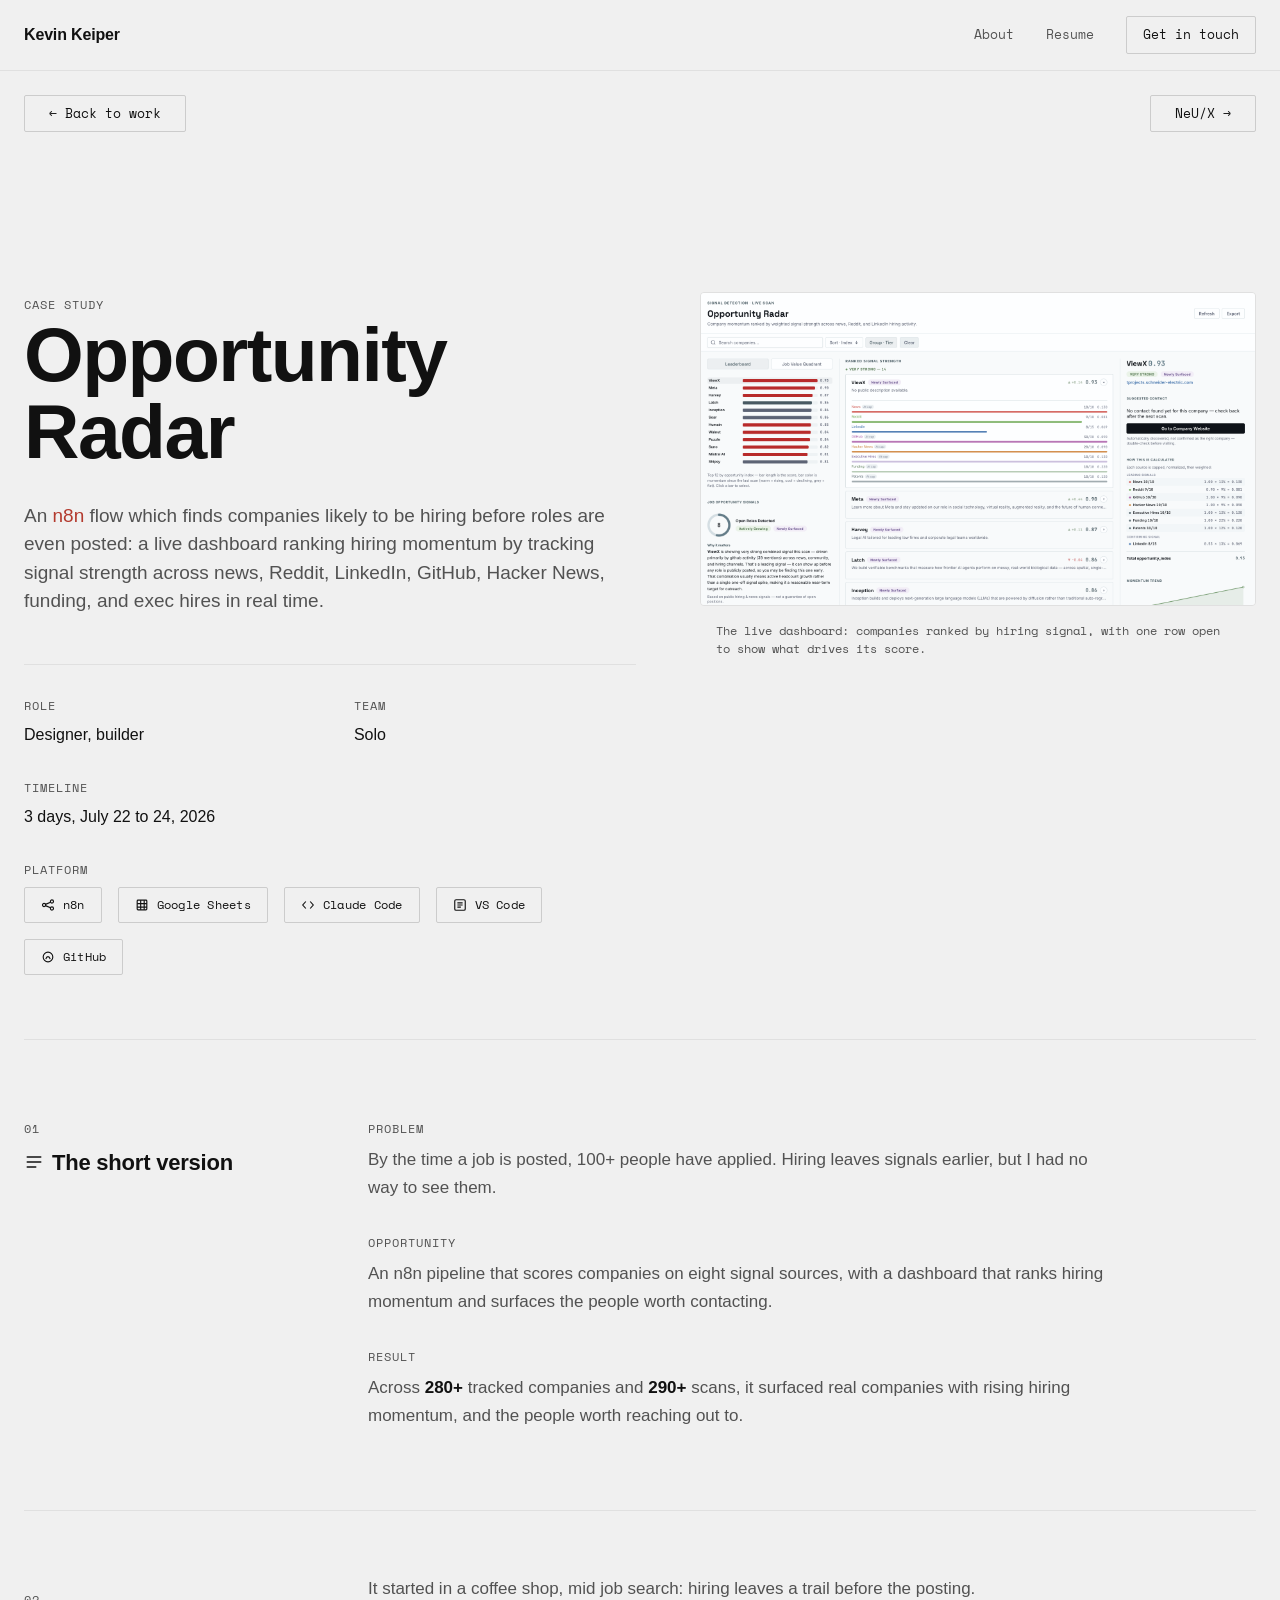
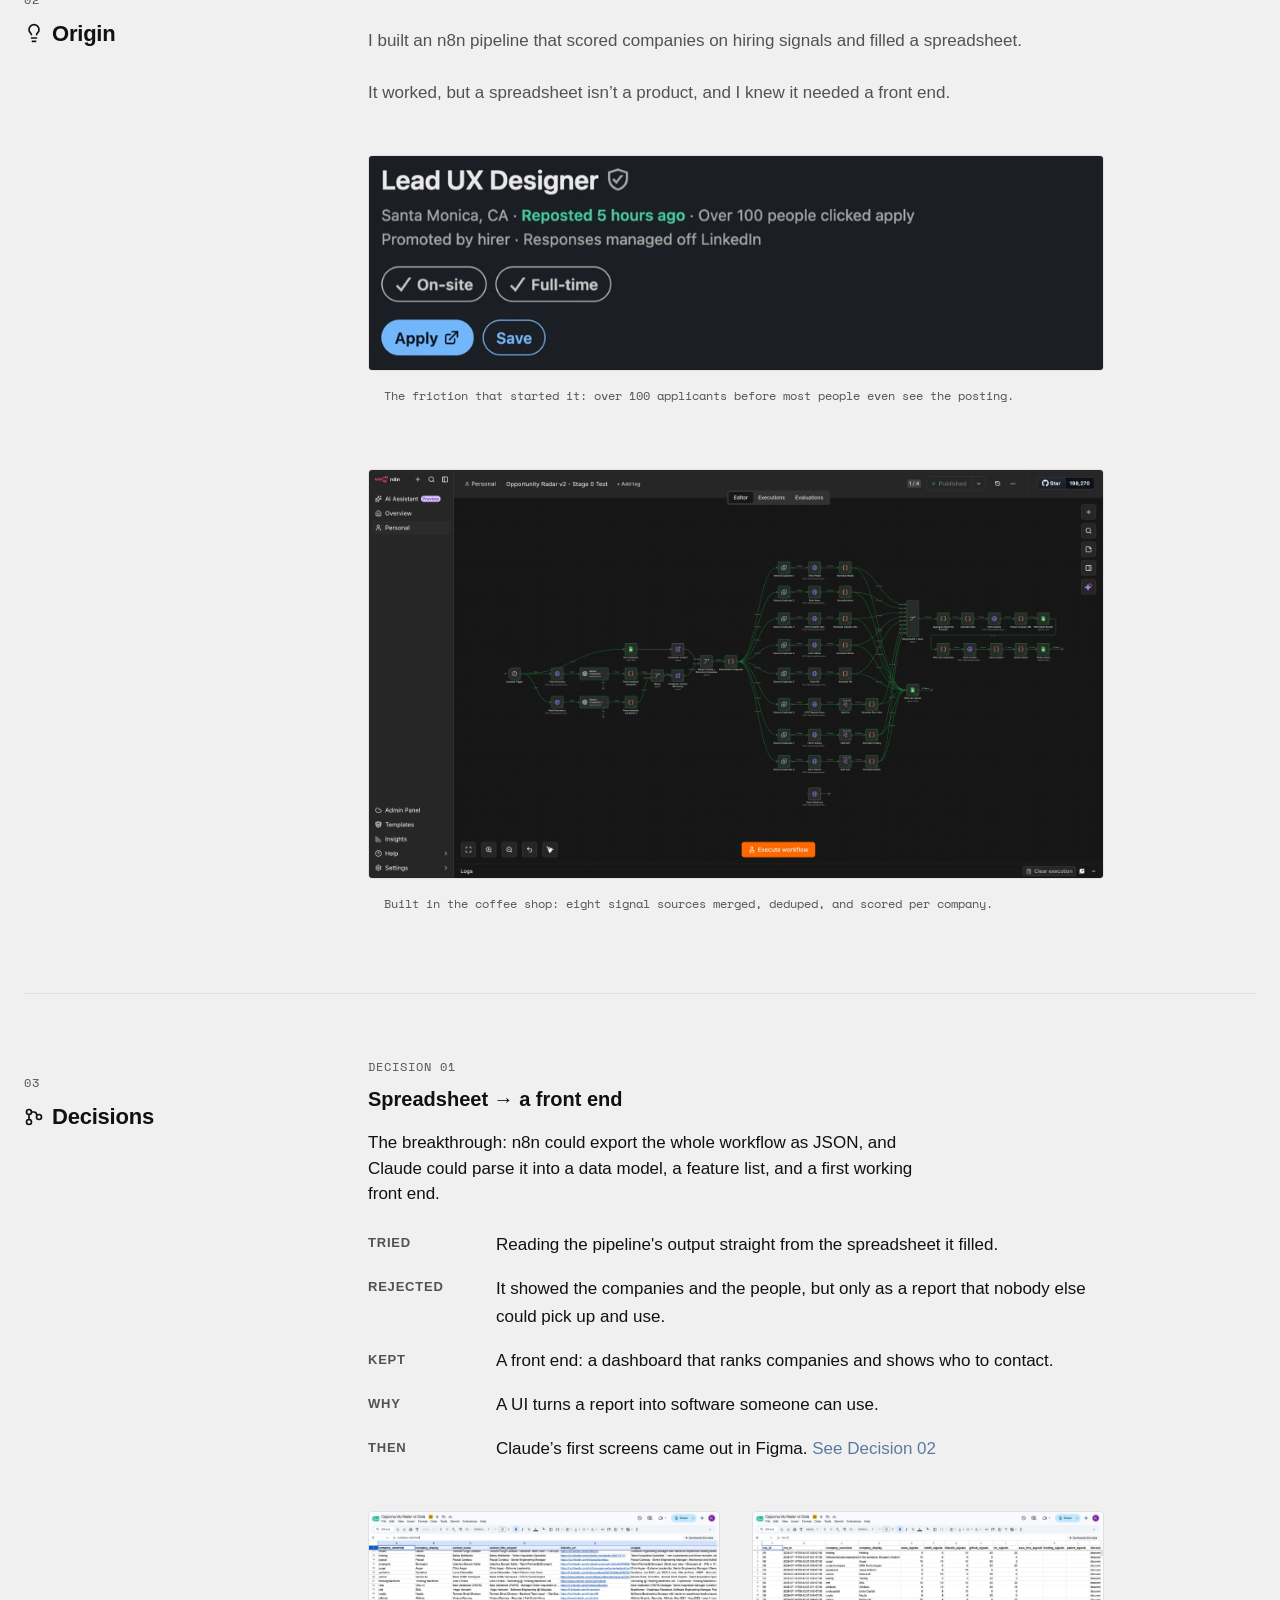
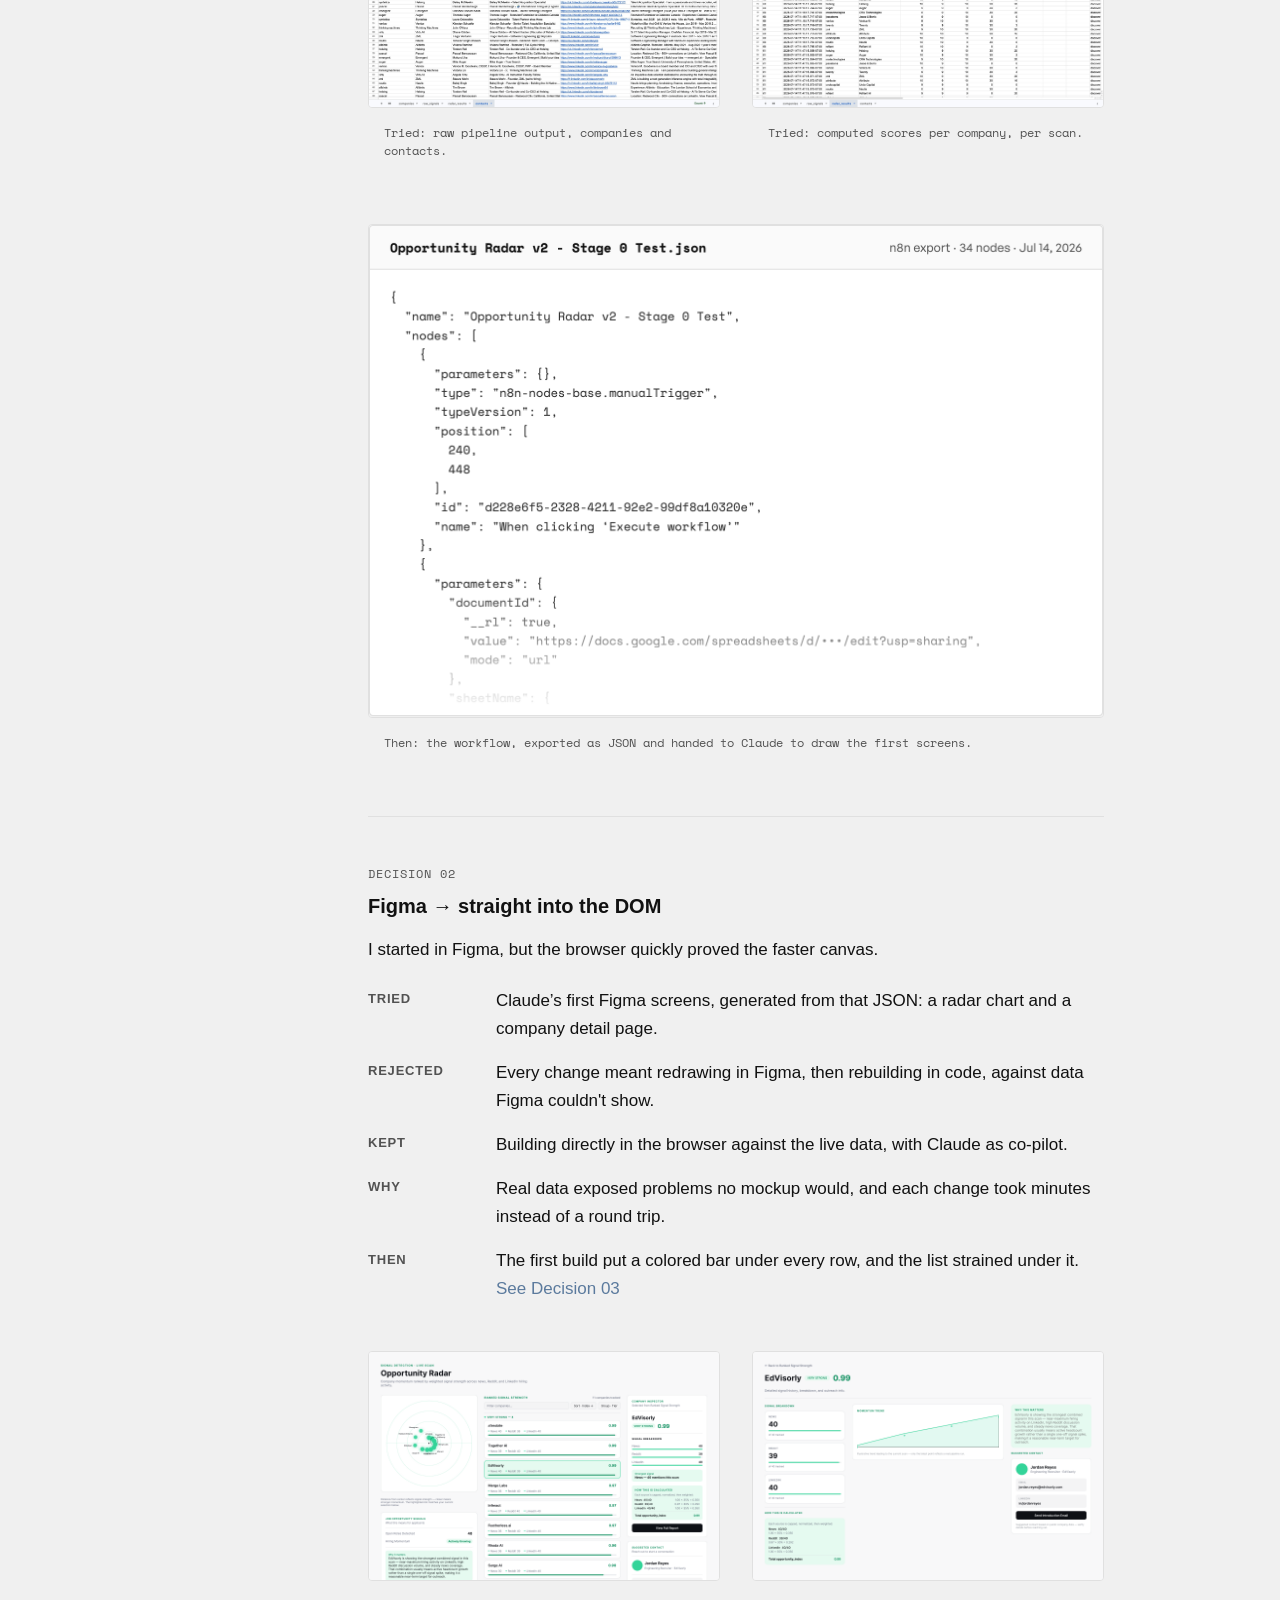
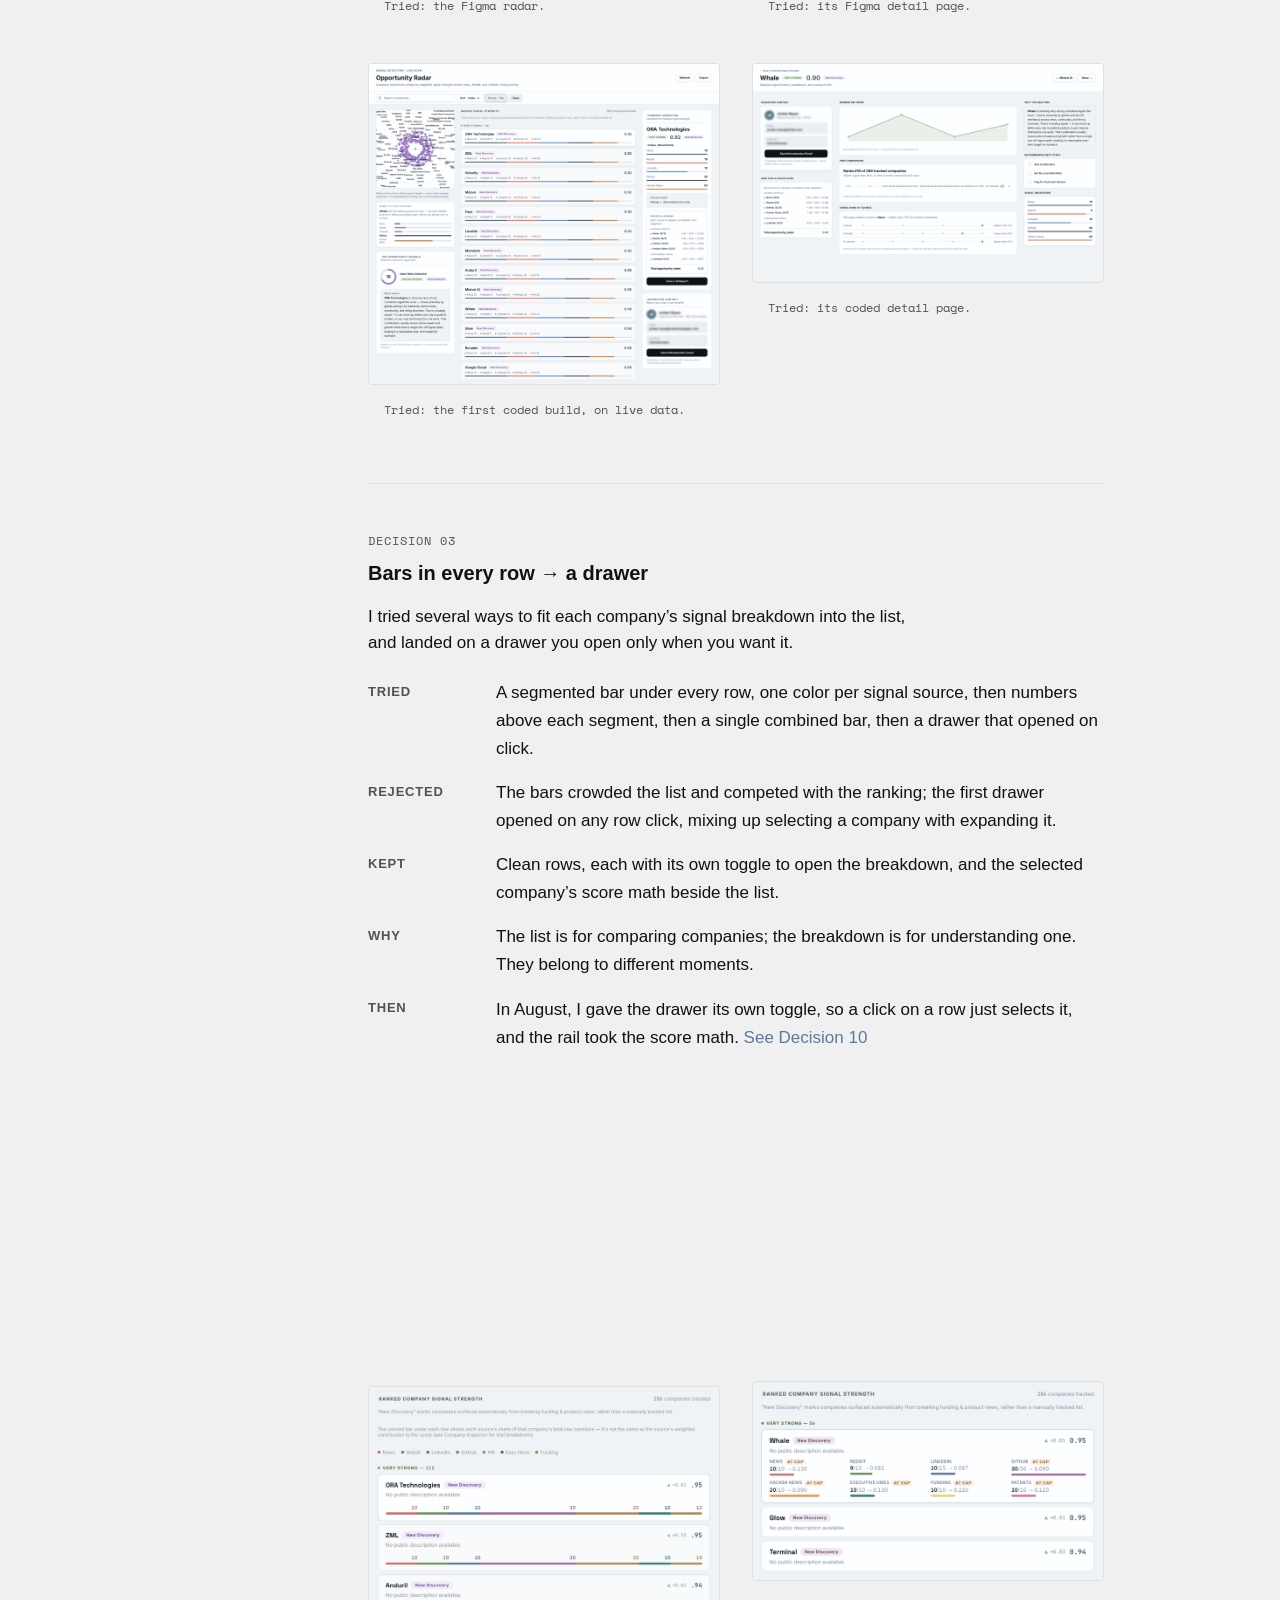
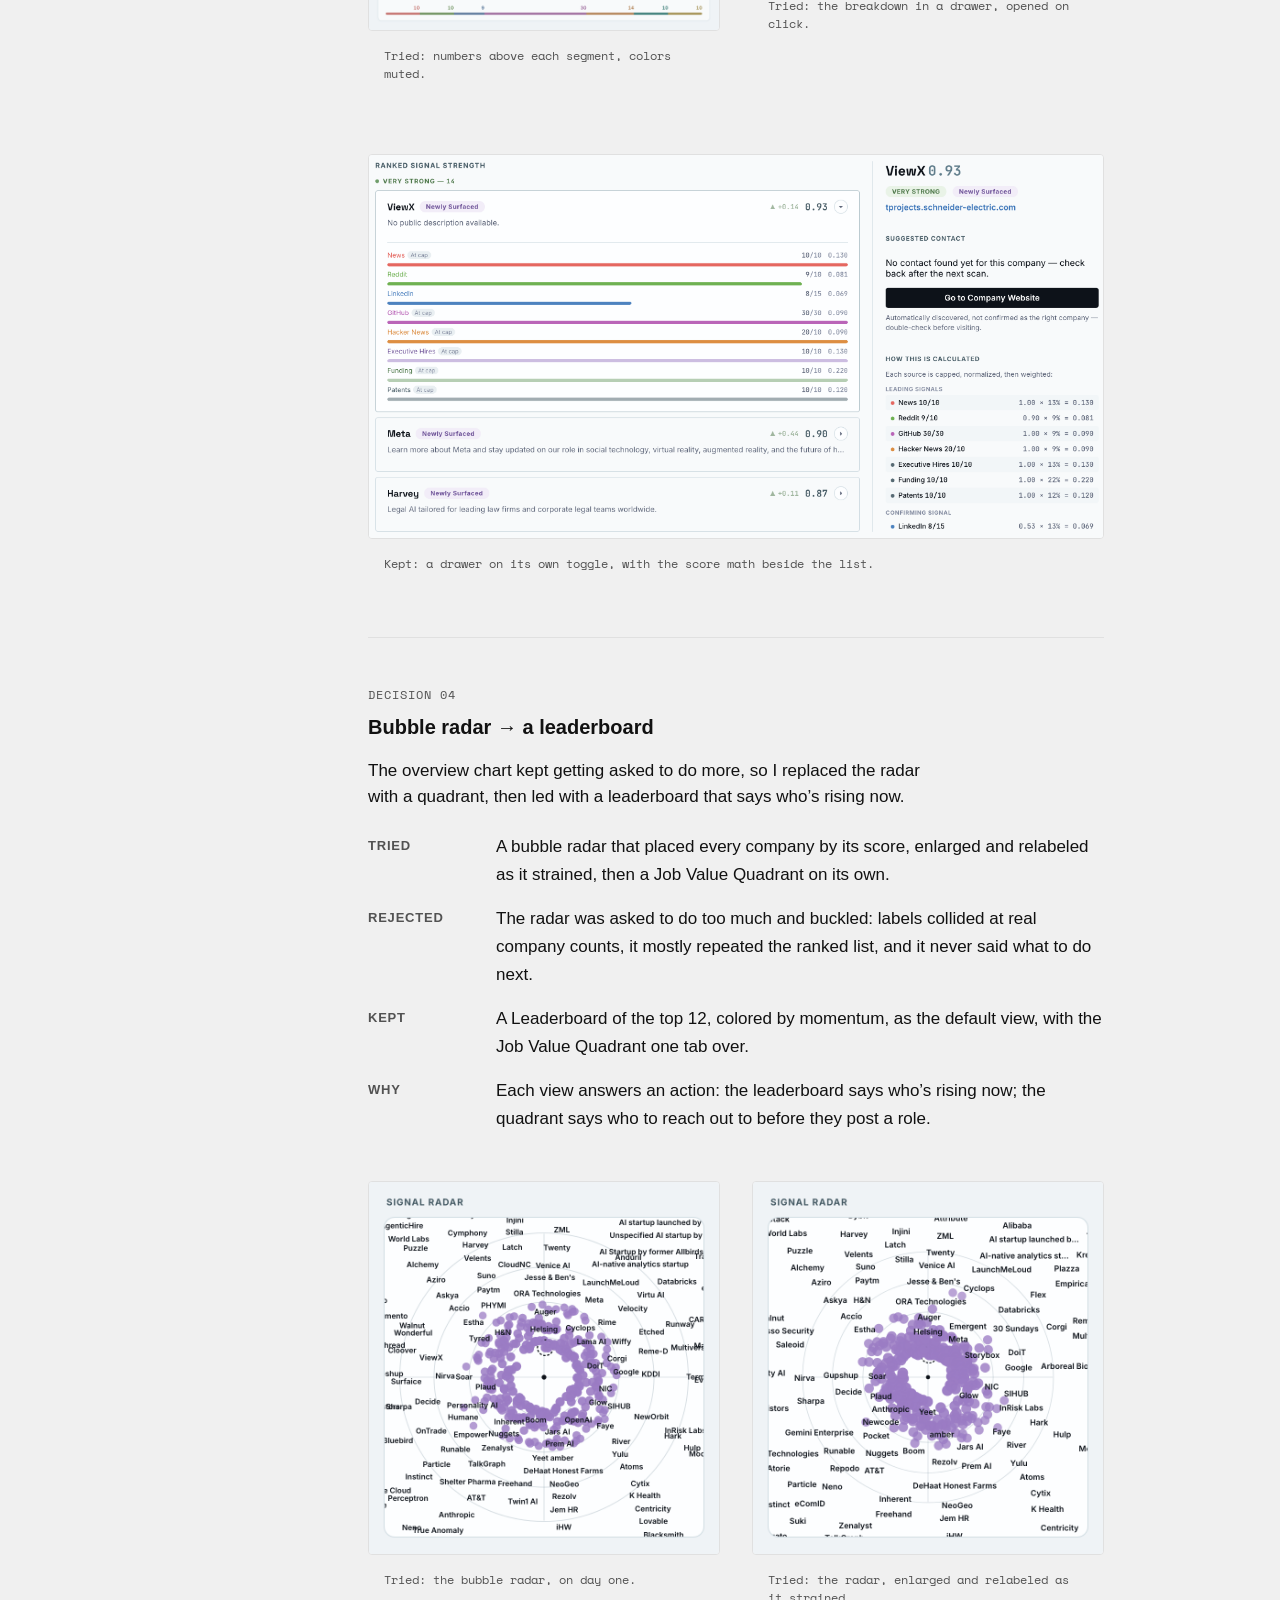
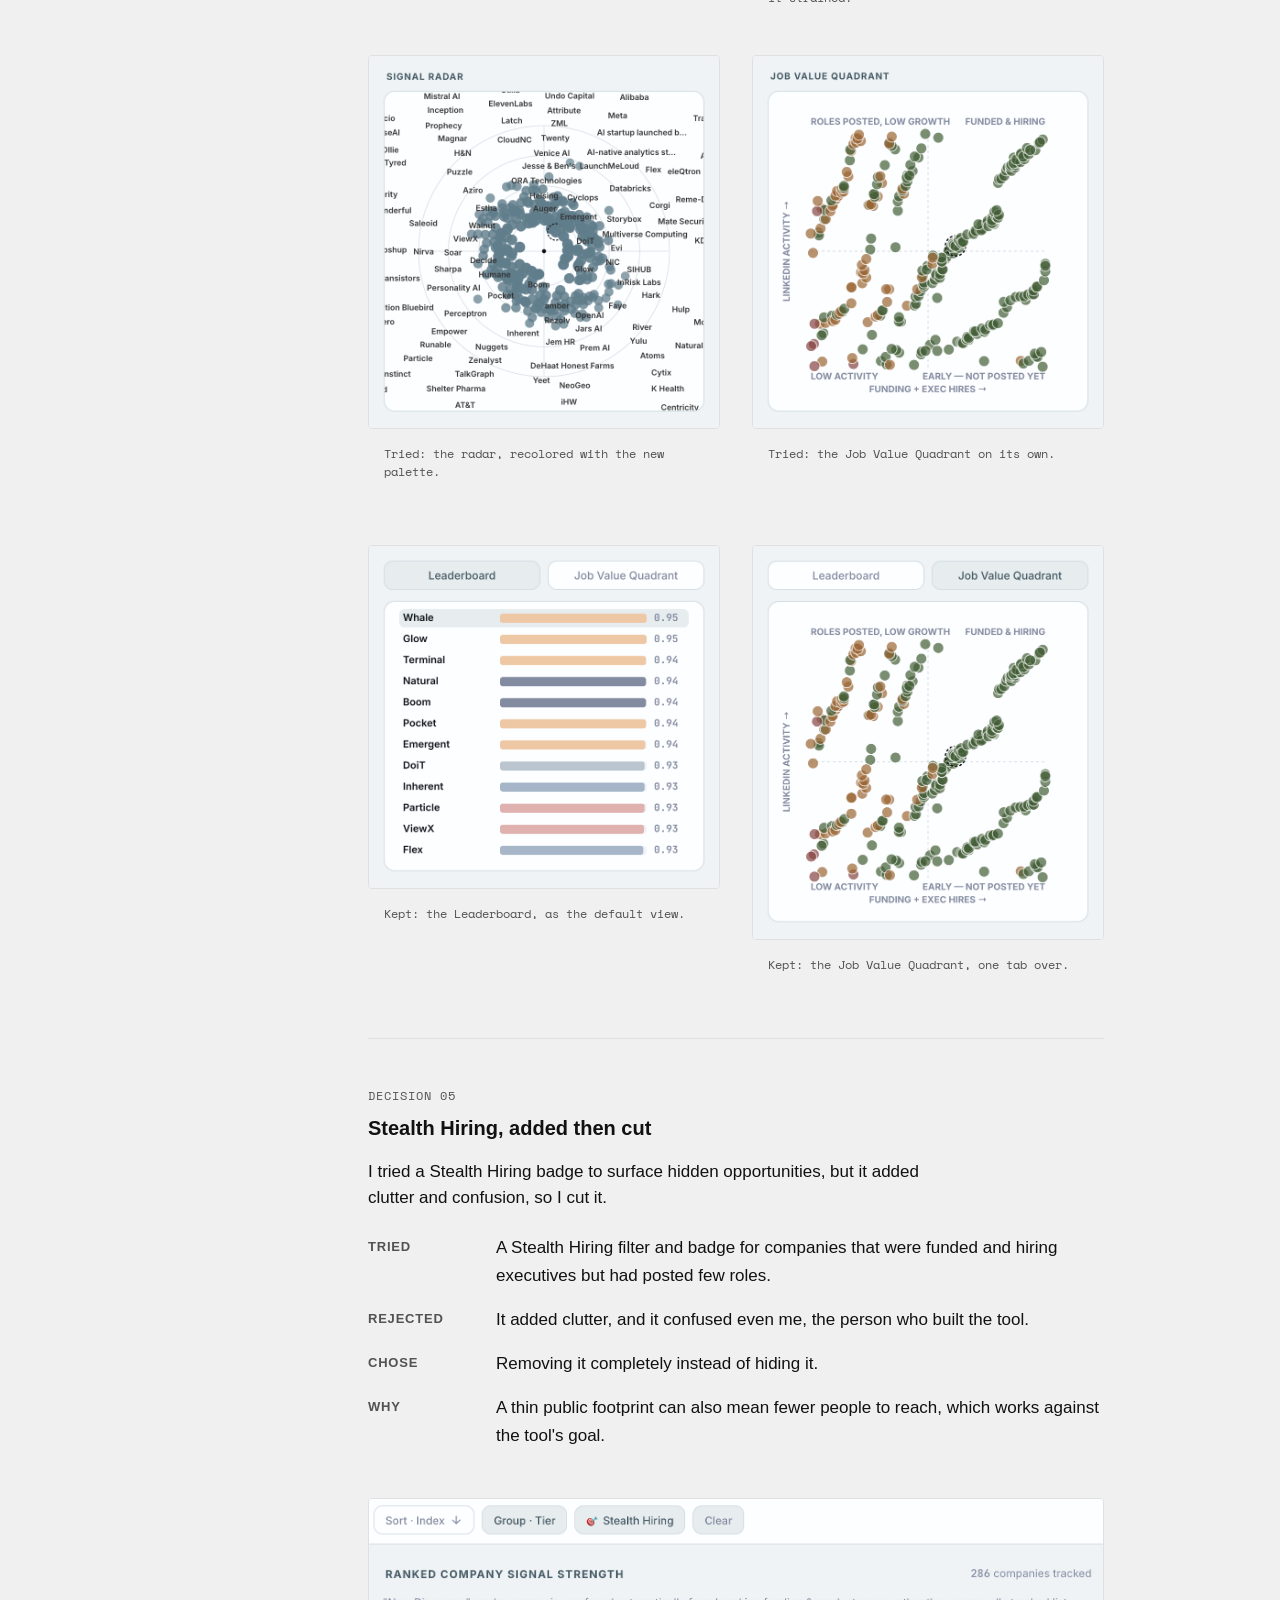
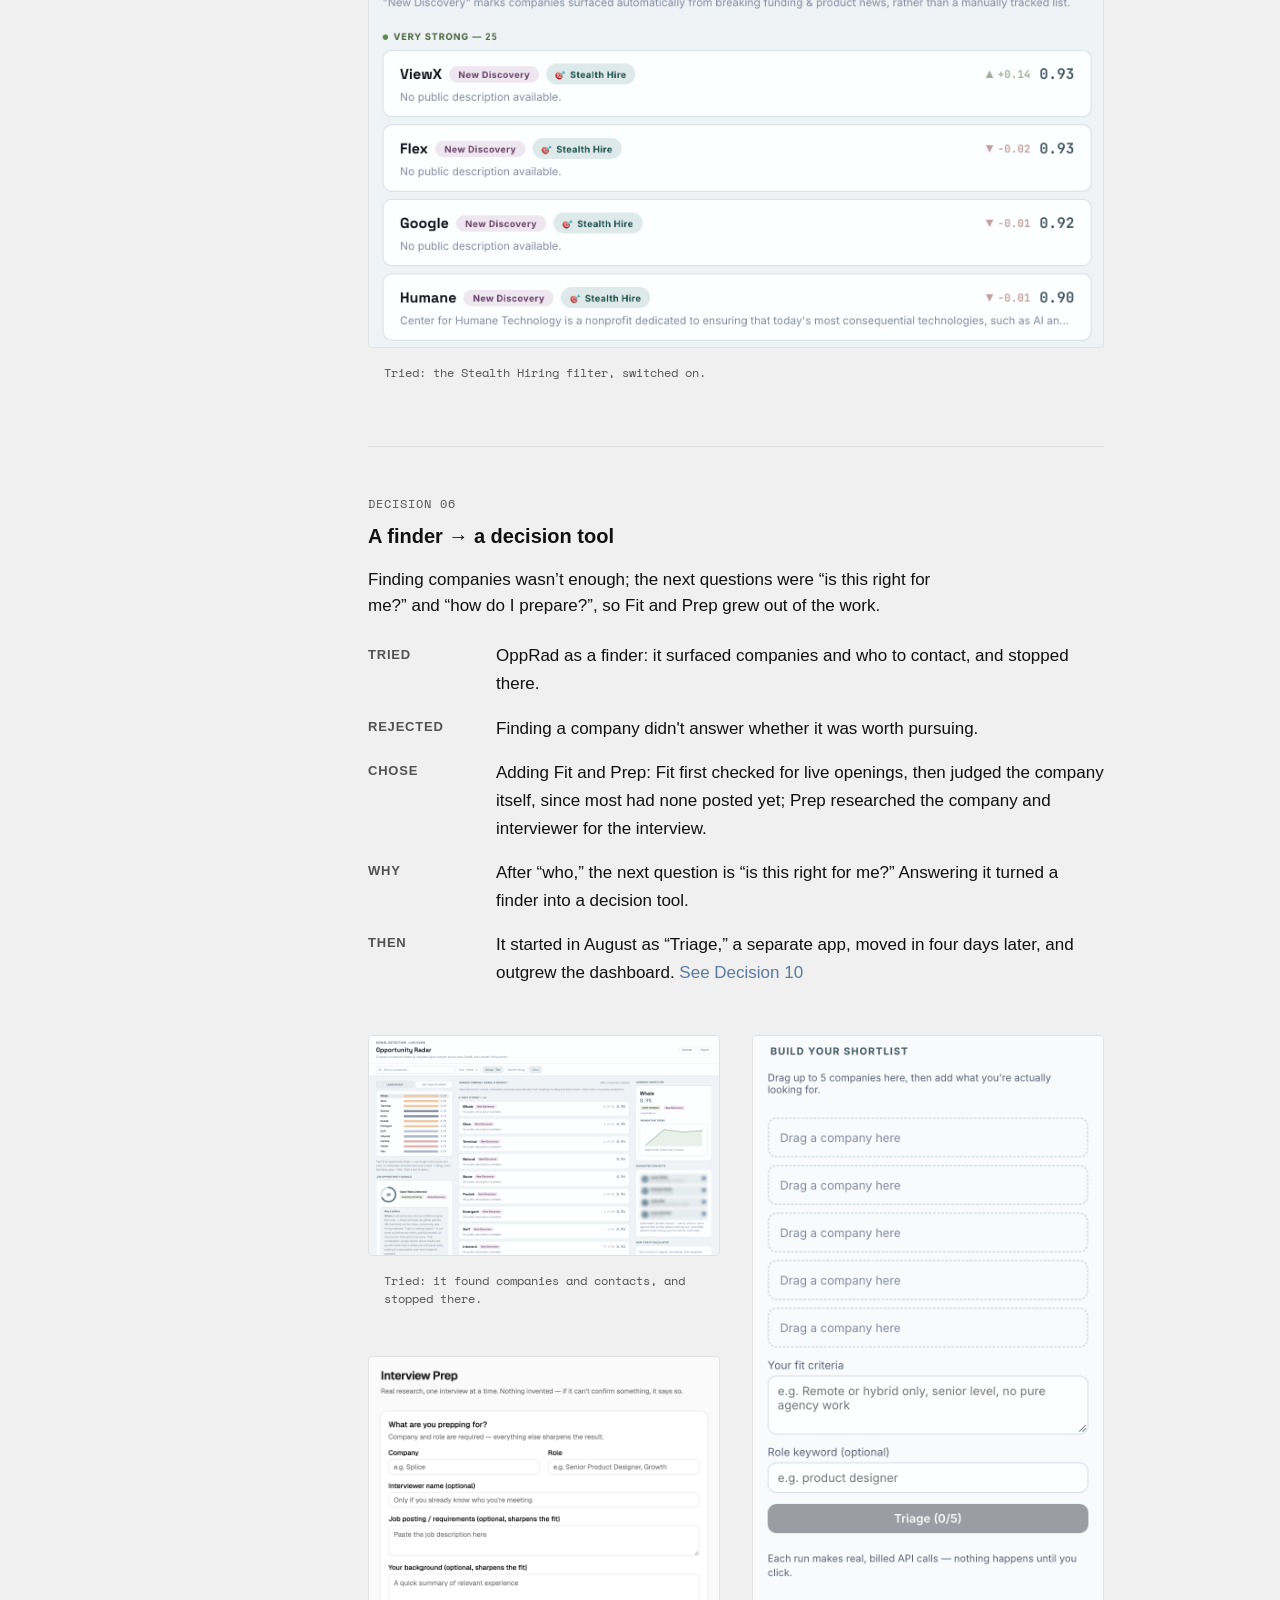
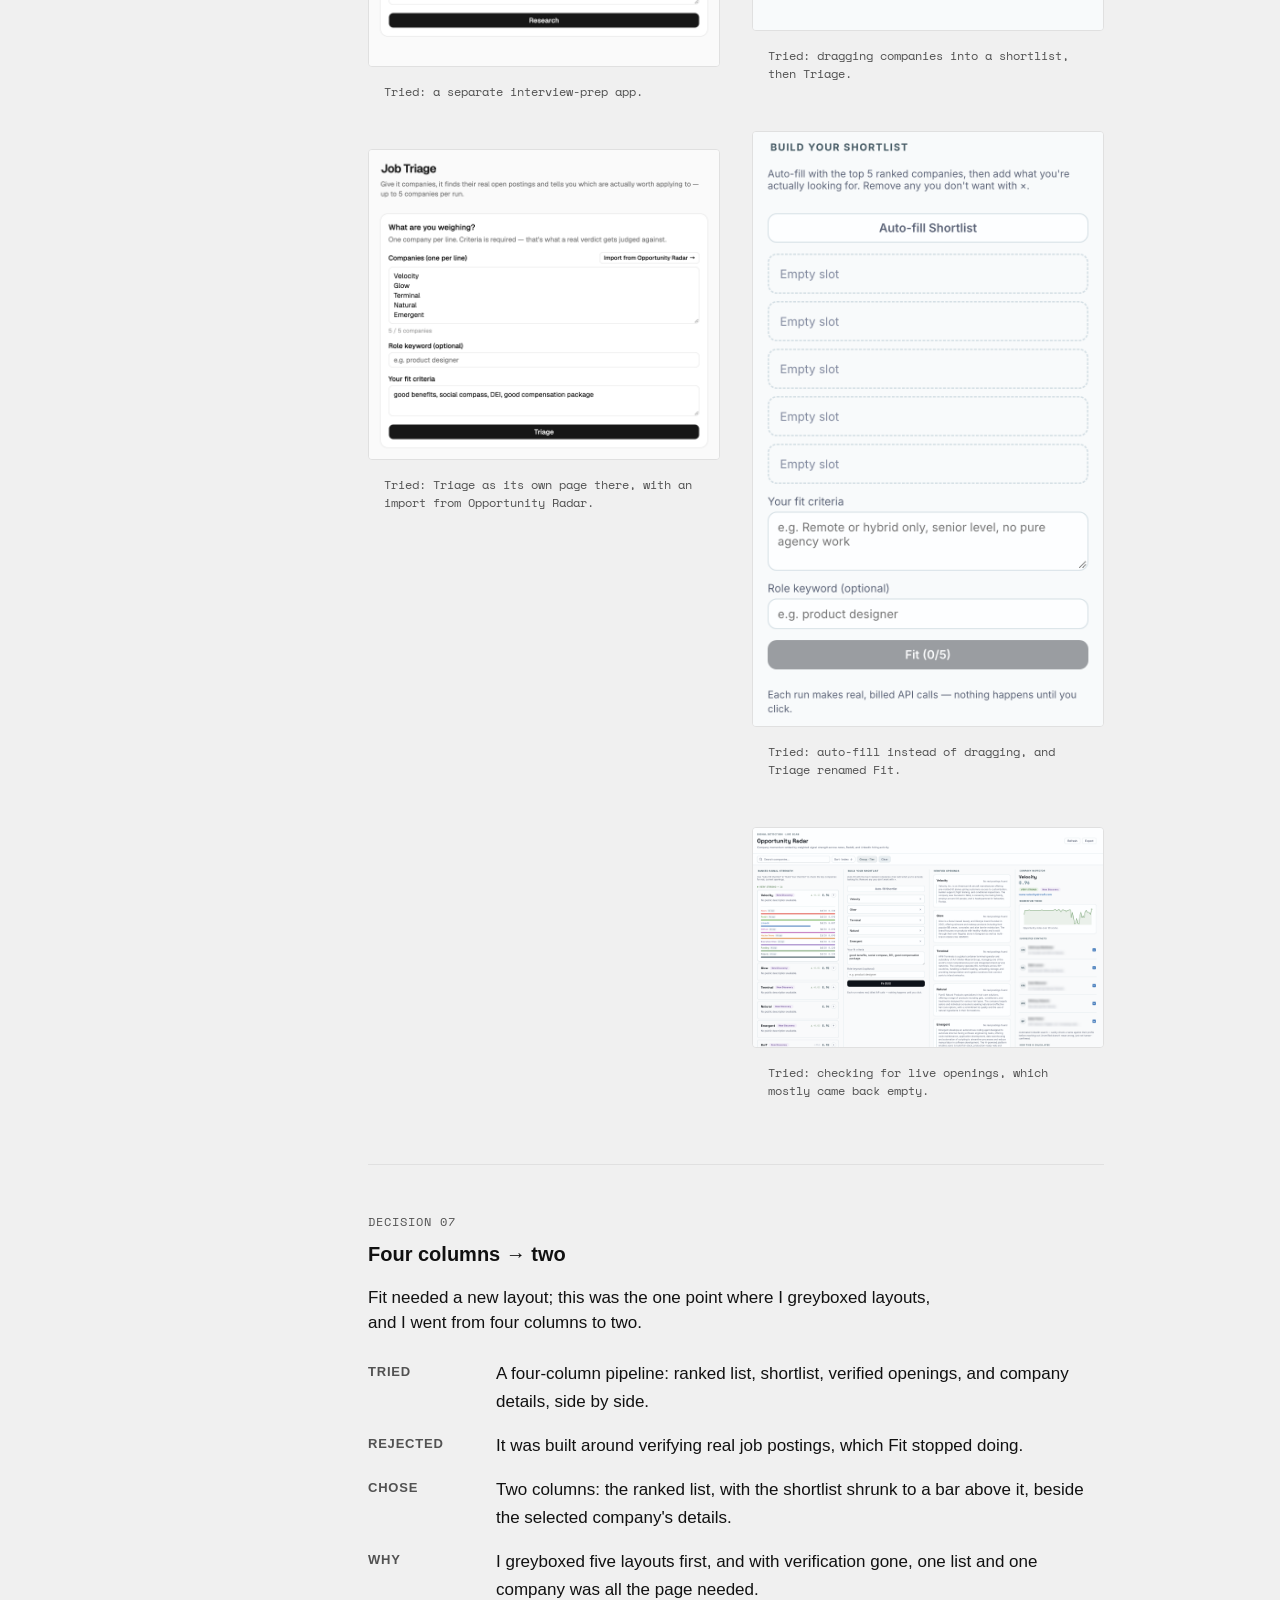
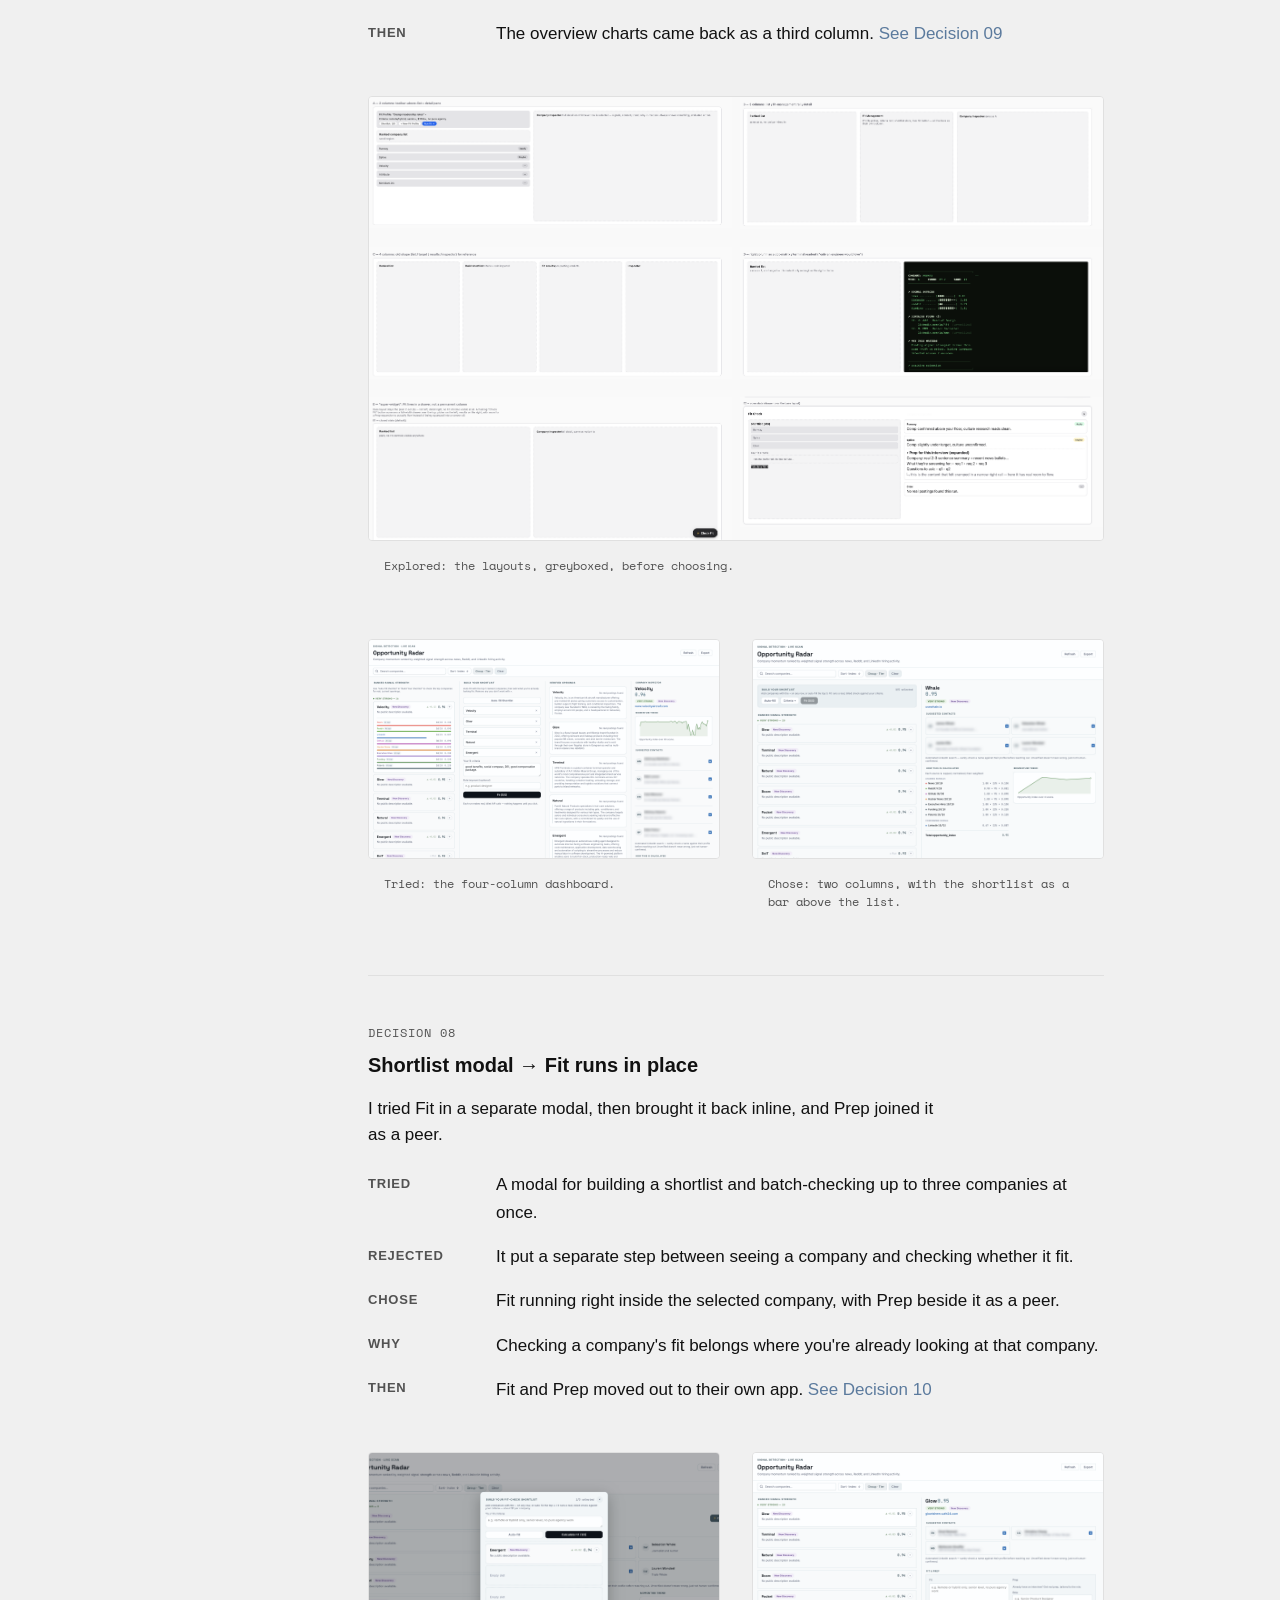
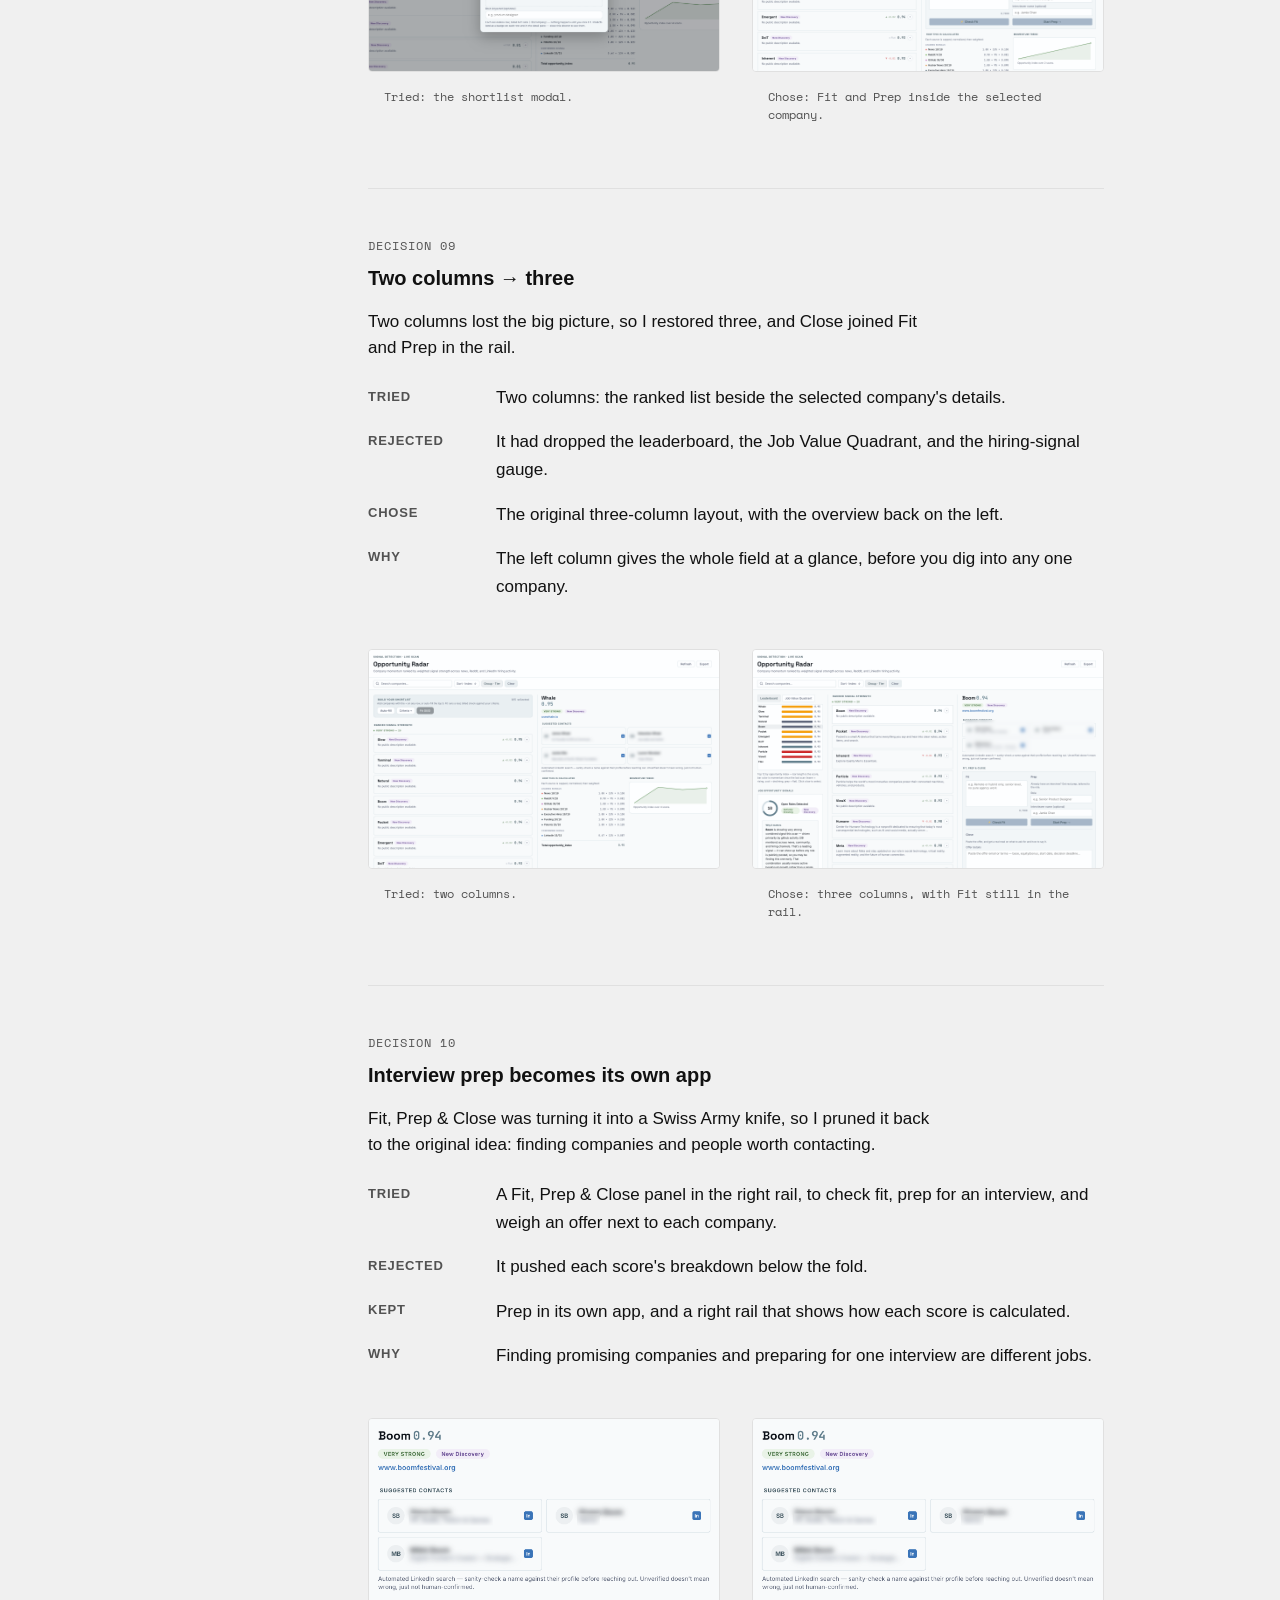
<file: work/opportunity-radar/index.html>
<!DOCTYPE html>
<html lang="en">
<head>
<script>document.documentElement.classList.add('js');</script>
<meta charset="UTF-8">
<meta name="viewport" content="width=device-width, initial-scale=1.0">
<title>Opportunity Radar, Kevin Keiper</title>
<meta name="description" content="A live dashboard ranking company hiring momentum by signal strength across news, Reddit, LinkedIn, GitHub, and more, built on n8n.">
<link rel="preconnect" href="https://api.fontshare.com">
<link href="https://api.fontshare.com/v2/css?f[]=general-sans@400,500,600,700&display=swap" rel="stylesheet">
<link href="https://fonts.googleapis.com/css2?family=Space+Mono:wght@400;700&display=swap" rel="stylesheet">
<link rel="stylesheet" href="../../css/styles.css">
</head>
<body>

<header class="site-header">
  <div class="wrap site-header__inner">
    <a href="../../index.html" class="site-header__name">Kevin Keiper</a>
    <div class="site-header__nav">
      <a href="../about/index.html" class="site-header__link">About</a>
      <a href="../../assets/resume/Kevin-Keiper-Resume.pdf" class="site-header__link" target="_blank" rel="noopener">Resume</a>
      <a href="../../index.html#contact" class="site-header__cta">Get in touch</a>
    </div>
  </div>
</header>

<main>

  <nav class="detail-nav wrap detail-nav--top">
    <a href="../../index.html#work">&larr; Back to work</a>
    <a href="../neux/index.html">NeU/X &rarr;</a>
  </nav>

  <section class="detail-hero">
    <div class="wrap">

      <div class="detail-hero-row">
        <div class="detail-hero-text">
          <span class="section-label detail-hero__eyebrow">Case study</span>
          <h1 class="detail-hero__title">Opportunity Radar</h1>
          <p class="detail-hero__desc">An <a href="https://n8n.io" target="_blank" rel="noopener" class="link-n8n">n8n</a> flow which finds companies likely to be hiring before roles are even posted: a live dashboard ranking hiring momentum by tracking signal strength across news, Reddit, LinkedIn, GitHub, Hacker News, funding, and exec hires in real time.</p>

          <div class="detail-hero__meta">
            <div class="detail-hero__meta-item">
              <span class="section-label">Role</span>
              <p>Designer, builder</p>
            </div>
            <div class="detail-hero__meta-item">
              <span class="section-label">Team</span>
              <p>Solo</p>
            </div>
            <div class="detail-hero__meta-item">
              <span class="section-label">Timeline</span>
              <p>3 days, July 22 to 24, 2026</p>
            </div>
            <!-- Deck link hidden until the PDF is rebuilt and committed:
            <div class="detail-hero__meta-item">
              <span class="section-label">Deck</span>
              <p><a href="Kevin-Keiper-Opportunity-Radar.pdf" download class="link-muted-blue">Download PDF (8 slides)</a></p>
            </div>
            -->
            <div class="detail-hero__meta-item">
              <span class="section-label">Platform</span>
              <ul class="tool-row" style="margin-top: 2px;">
                <li class="tool-badge">
                  <svg viewBox="0 0 16 16" fill="none" stroke-width="1.3"><circle cx="3.5" cy="8" r="1.8"/><circle cx="12.5" cy="4" r="1.8"/><circle cx="12.5" cy="12" r="1.8"/><path d="M5.1 7.3 10.9 4.8M5.1 8.7 10.9 11.2"/></svg>
                  n8n
                </li>
                <li class="tool-badge">
                  <svg viewBox="0 0 16 16" fill="none" stroke-width="1.3"><rect x="2.5" y="2.5" width="11" height="11" rx="1"/><path d="M2.5 6.5h11M2.5 10.5h11M6.5 2.5v11M10.5 2.5v11"/></svg>
                  Google Sheets
                </li>
                <li class="tool-badge">
                  <svg viewBox="0 0 16 16" fill="none" stroke-width="1.3"><path d="M5.5 4 2 8l3.5 4M10.5 4 14 8l-3.5 4"/></svg>
                  Claude Code
                </li>
                <li class="tool-badge">
                  <svg viewBox="0 0 16 16" fill="none" stroke-width="1.3"><rect x="2" y="2" width="12" height="12" rx="1.5"/><path d="M5 5.5h6M5 8h6M5 10.5h4"/></svg>
                  VS Code
                </li>
                <li class="tool-badge">
                  <svg viewBox="0 0 16 16" fill="none" stroke-width="1.3"><circle cx="8" cy="8" r="5.5"/><path d="M5.5 10.5c.5-2 1-3 2.5-3s2 1 2.5 3"/></svg>
                  GitHub
                </li>
              </ul>
            </div>
          </div>
        </div>

        <div>
          <div class="detail-lead-image reveal">
            <img src="images/opprad-dashboard-v2-hero.png" data-full="images/opprad-dashboard-v2-full.png" alt="Opportunity Radar dashboard: a leaderboard of companies ranked by hiring signal, with the top company's row open to show its eight contributing signals" style="filter: saturate(0.85);">
          </div>
          <p class="detail-gallery__caption" style="margin-top: var(--sp-3);">The live dashboard: companies ranked by hiring signal, with one row open to show what drives its score.</p>
        </div>
      </div>


    </div>
  </section>

  <div class="rail-wrap wrap">

    <section class="rail-row">
      <aside class="rail-item">
        <span class="section-label rail-item__index">01</span>
        <h2 class="detail-section__title"><svg class="rail-item__icon" viewBox="0 0 24 24" fill="none" stroke-width="2" stroke-linecap="round" stroke-linejoin="round"><path d="M4 6h16"/><path d="M4 12h16"/><path d="M4 18h10"/></svg>The short version</h2>
      </aside>
      <div class="rail-content">
        <dl class="detail-brief">
          <div class="detail-brief__item">
            <dt class="section-label">Problem</dt>
            <dd>By the time a job is posted, 100+ people have applied. Hiring leaves signals earlier, but I had no way to see them.</dd>
          </div>
          <div class="detail-brief__item">
            <dt class="section-label">Opportunity</dt>
            <dd>An n8n pipeline that scores companies on eight signal sources, with a dashboard that ranks hiring momentum and surfaces the people worth contacting.</dd>
          </div>
          <div class="detail-brief__item">
            <dt class="section-label">Result</dt>
            <dd>Across <strong>280+</strong> tracked companies and <strong>290+</strong> scans, it surfaced real companies with rising hiring momentum, and the people worth reaching out to.</dd>
          </div>
        </dl>
      </div>
    </section>

    <section class="rail-row">
      <aside class="rail-item">
        <span class="section-label rail-item__index">02</span>
        <h2 class="detail-section__title"><svg class="rail-item__icon" viewBox="0 0 24 24" fill="none" stroke-width="2" stroke-linecap="round" stroke-linejoin="round"><path d="M9 18h6"/><path d="M10 22h4"/><path d="M15.09 14c.18-.98.65-1.74 1.41-2.5A4.65 4.65 0 0 0 18 8 6 6 0 0 0 6 8c0 1 .23 2.23 1.5 3.5A4.61 4.61 0 0 1 8.91 14"/></svg>Origin</h2>
      </aside>
      <div class="rail-content">
        <div class="detail-section__body">
          <p>It started in a coffee shop, mid job search: hiring leaves a trail before the posting.</p>

          <p>I built an n8n pipeline that scored companies on hiring signals and filled a spreadsheet.</p>

          <p>It worked, but a spreadsheet isn&rsquo;t a product, and I knew it needed a front end.</p>
        </div>
        <div style="margin-top: var(--sp-6);">
          <div class="detail-lead-image reveal">
            <img src="images/linkedin-signal.jpg" alt="LinkedIn job posting showing over 100 people clicked apply, reposted 5 hours ago">
          </div>
          <p class="detail-gallery__caption" style="margin-top: var(--sp-3);">The friction that started it: over 100 applicants before most people even see the posting.</p>
        </div>
        <div style="margin-top: var(--sp-6);">
          <div class="detail-lead-image reveal">
            <img src="images/opprad-07-v3.jpg" alt="n8n workflow canvas showing signal collection, normalization, and aggregation nodes">
          </div>
          <p class="detail-gallery__caption" style="margin-top: var(--sp-3);">Built in the coffee shop: eight signal sources merged, deduped, and scored per company.</p>
        </div>
      </div>
    </section>

    

    <section class="rail-row" id="decisions">
      <aside class="rail-item">
        <span class="section-label rail-item__index">03</span>
        <h2 class="detail-section__title"><svg class="rail-item__icon" viewBox="0 0 24 24" fill="none" stroke-width="2" stroke-linecap="round" stroke-linejoin="round"><circle cx="6" cy="6" r="3"/><circle cx="6" cy="18" r="3"/><circle cx="18" cy="12" r="3"/><path d="M6 9v6"/><path d="M9 6h3a3 3 0 0 1 3 3v0"/></svg>Decisions</h2>
      </aside>
      <div class="rail-content">
        <article class="decision" id="decision-01">
          <span class="section-label">Decision 01</span>
          <h3 class="decision__title">Spreadsheet &rarr; a front end</h3>
          <p class="decision__summary">The breakthrough: n8n could export the whole workflow as JSON, and Claude could parse it into a data model, a feature list, and a first working front end.</p>
          <dl class="decision__rows">
            <dt>Tried</dt>
            <dd>Reading the pipeline's output straight from the spreadsheet it filled.</dd>
            <dt>Rejected</dt>
            <dd>It showed the companies and the people, but only as a report that nobody else could pick up and use.</dd>
            <dt>Kept</dt>
            <dd>A front end: a dashboard that ranks companies and shows who to contact.</dd>
            <dt>Why</dt>
            <dd>A UI turns a report into software someone can use.</dd>
            <dt>Then</dt>
            <dd>Claude&rsquo;s first screens came out in Figma. <a href="#decision-02" class="link-muted-blue">See Decision 02</a></dd>
          </dl>
          <div class="detail-gallery">
            <figure class="detail-gallery__item reveal">
              <img src="images/opprad-03-v2.jpg" alt="Google Sheets raw contact and company data pulled by the pipeline">
              <figcaption class="detail-gallery__caption">Tried: raw pipeline output, companies and contacts.</figcaption>
            </figure>
            <figure class="detail-gallery__item reveal">
              <img src="images/opprad-04-v2.jpg" alt="Google Sheets showing computed radar results per company per scan">
              <figcaption class="detail-gallery__caption">Tried: computed scores per company, per scan.</figcaption>
            </figure>
          </div>
          <div class="detail-gallery detail-gallery--single">
            <figure class="detail-gallery__item reveal">
              <img src="images/decision-01-n8n-json.png" alt="The n8n workflow exported as JSON: the start of Opportunity Radar v2, 34 nodes, with the sheet ID redacted">
              <figcaption class="detail-gallery__caption">Then: the workflow, exported as JSON and handed to Claude to draw the first screens.</figcaption>
            </figure>
          </div>
        </article>

        <article class="decision" id="decision-02">
          <span class="section-label">Decision 02</span>
          <h3 class="decision__title">Figma &rarr; straight into the DOM</h3>
          <p class="decision__summary">I started in Figma, but the browser quickly proved the faster canvas.</p>
          <dl class="decision__rows">
            <dt>Tried</dt>
            <dd>Claude&rsquo;s first Figma screens, generated from that JSON: a radar chart and a company detail page.</dd>
            <dt>Rejected</dt>
            <dd>Every change meant redrawing in Figma, then rebuilding in code, against data Figma couldn't show.</dd>
            <dt>Kept</dt>
            <dd>Building directly in the browser against the live data, with Claude as co-pilot.</dd>
            <dt>Why</dt>
            <dd>Real data exposed problems no mockup would, and each change took minutes instead of a round trip.</dd>
            <dt>Then</dt>
            <dd>The first build put a colored bar under every row, and the list strained under it. <a href="#decision-03" class="link-muted-blue">See Decision 03</a></dd>
          </dl>
          <div class="detail-gallery">
            <figure class="detail-gallery__item reveal" data-lightbox-group="figma">
              <img src="images/decision-02-figma.png" alt="Early Figma pass: a radar-style polar chart plotting ranked companies by signal strength">
              <figcaption class="detail-gallery__caption">Tried: the Figma radar.</figcaption>
            </figure>
            <figure class="detail-gallery__item reveal" data-lightbox-group="figma">
              <img src="images/decision-02-figma-detail.png" alt="Early Figma company detail page: signal breakdown, momentum trend, and suggested contact">
              <figcaption class="detail-gallery__caption">Tried: its Figma detail page.</figcaption>
            </figure>
            <figure class="detail-gallery__item reveal" data-lightbox-group="coded">
              <img src="images/decision-02-first-coded.png" alt="First coded dashboard, Jul 14, on live data: a bubble radar, a ranked list with a colored source bar under every row, and a company inspector">
              <figcaption class="detail-gallery__caption">Tried: the first coded build, on live data.</figcaption>
            </figure>
            <figure class="detail-gallery__item reveal" data-lightbox-group="coded">
              <img src="images/decision-02-first-coded-detail.png" alt="First coded company detail page, Jul 14: momentum trend, peer comparison, signal rank by source, and how the score is calculated">
              <figcaption class="detail-gallery__caption">Tried: its coded detail page.</figcaption>
            </figure>
          </div>
        </article>

        <article class="decision" id="decision-03">
          <span class="section-label">Decision 03</span>
          <h3 class="decision__title">Bars in every row &rarr; a drawer</h3>
          <p class="decision__summary">I tried several ways to fit each company&rsquo;s signal breakdown into the list, and landed on a drawer you open only when you want it.</p>
          <dl class="decision__rows">
            <dt>Tried</dt>
            <dd>A segmented bar under every row, one color per signal source, then numbers above each segment, then a single combined bar, then a drawer that opened on click.</dd>
            <dt>Rejected</dt>
            <dd>The bars crowded the list and competed with the ranking; the first drawer opened on any row click, mixing up selecting a company with expanding it.</dd>
            <dt>Kept</dt>
            <dd>Clean rows, each with its own toggle to open the breakdown, and the selected company&rsquo;s score math beside the list.</dd>
            <dt>Why</dt>
            <dd>The list is for comparing companies; the breakdown is for understanding one. They belong to different moments.</dd>
            <dt>Then</dt>
            <dd>In August, I gave the drawer its own toggle, so a click on a row just selects it, and the rail took the score math. <a href="#decision-10" class="link-muted-blue">See Decision 10</a></dd>
          </dl>
          <div class="detail-gallery detail-gallery--masonry">
            <figure class="detail-gallery__item reveal">
              <img src="images/decision-03-rows-segmented.png" alt="Ranked list with a segmented, multi-color bar under each company row and per-source labels">
              <figcaption class="detail-gallery__caption">Tried: a segmented bar per row, labeled by source.</figcaption>
            </figure>
            <figure class="detail-gallery__item reveal">
              <img src="images/decision-03-rows-numbers.png" alt="Ranked list with a shared source legend, numbers above each bar segment, and muted colors">
              <figcaption class="detail-gallery__caption">Tried: numbers above each segment, colors muted.</figcaption>
            </figure>
            <figure class="detail-gallery__item reveal">
              <img src="images/decision-03-rows-single-bar.png" alt="Ranked list with a single dark combined-strength bar under each row">
              <figcaption class="detail-gallery__caption">Tried: a single combined bar.</figcaption>
            </figure>
            <figure class="detail-gallery__item reveal">
              <img src="images/decision-03-rows-drawer.png" alt="Ranked list with clean rows; the top row's drawer is open, showing each signal source's score, cap, contribution, and bar">
              <figcaption class="detail-gallery__caption">Tried: the breakdown in a drawer, opened on click.</figcaption>
            </figure>
          </div>
          <div class="detail-gallery detail-gallery--single">
            <figure class="detail-gallery__item reveal">
              <img src="images/decision-03-rows-kept.png" alt="Shipped dashboard: the top row's drawer is open via its own toggle, showing each signal source's bar and contribution; the right rail shows how the selected company's score is calculated">
              <figcaption class="detail-gallery__caption">Kept: a drawer on its own toggle, with the score math beside the list.</figcaption>
            </figure>
          </div>
        </article>

        <article class="decision" id="decision-04">
          <span class="section-label">Decision 04</span>
          <h3 class="decision__title">Bubble radar &rarr; a leaderboard</h3>
          <p class="decision__summary">The overview chart kept getting asked to do more, so I replaced the radar with a quadrant, then led with a leaderboard that says who&rsquo;s rising now.</p>
          <dl class="decision__rows">
            <dt>Tried</dt>
            <dd>A bubble radar that placed every company by its score, enlarged and relabeled as it strained, then a Job Value Quadrant on its own.</dd>
            <dt>Rejected</dt>
            <dd>The radar was asked to do too much and buckled: labels collided at real company counts, it mostly repeated the ranked list, and it never said what to do next.</dd>
            <dt>Kept</dt>
            <dd>A Leaderboard of the top 12, colored by momentum, as the default view, with the Job Value Quadrant one tab over.</dd>
            <dt>Why</dt>
            <dd>Each view answers an action: the leaderboard says who&rsquo;s rising now; the quadrant says who to reach out to before they post a role.</dd>
          </dl>
          <div class="detail-gallery">
            <figure class="detail-gallery__item reveal" data-lightbox-group="tried">
              <img src="images/decision-04-radar-first.png" alt="Bubble radar on day one, Jul 14: companies placed by distance from center, crowded with labels">
              <figcaption class="detail-gallery__caption">Tried: the bubble radar, on day one.</figcaption>
            </figure>
            <figure class="detail-gallery__item reveal" data-lightbox-group="tried">
              <img src="images/decision-04-radar-strained.png" alt="Bubble radar a day later, Jul 15: enlarged blips and relabeled, still colliding at real company counts">
              <figcaption class="detail-gallery__caption">Tried: the radar, enlarged and relabeled as it strained.</figcaption>
            </figure>
            <figure class="detail-gallery__item reveal" data-lightbox-group="tried">
              <img src="images/decision-04-radar-recolored.png" alt="Bubble radar on Jul 16 after a new color system: the same layout with slate-blue dots">
              <figcaption class="detail-gallery__caption">Tried: the radar, recolored with the new palette.</figcaption>
            </figure>
            <figure class="detail-gallery__item reveal" data-lightbox-group="tried">
              <img src="images/decision-03-job-value-quadrant.png" alt="Job Value Quadrant plotting funding and executive hires against LinkedIn hiring activity">
              <figcaption class="detail-gallery__caption">Tried: the Job Value Quadrant on its own.</figcaption>
            </figure>
          </div>
          <div class="detail-gallery">
            <figure class="detail-gallery__item reveal" data-lightbox-group="kept">
              <img src="images/decision-04-leaderboard.png" alt="Leaderboard tab, Jul 17: the top 12 companies with bars colored by momentum">
              <figcaption class="detail-gallery__caption">Kept: the Leaderboard, as the default view.</figcaption>
            </figure>
            <figure class="detail-gallery__item reveal" data-lightbox-group="kept">
              <img src="images/decision-04-leaderboard-quadrant-tab.png" alt="The same panel with the Job Value Quadrant tab selected">
              <figcaption class="detail-gallery__caption">Kept: the Job Value Quadrant, one tab over.</figcaption>
            </figure>
          </div>
        </article>

        <article class="decision" id="decision-05">
          <span class="section-label">Decision 05</span>
          <h3 class="decision__title">Stealth Hiring, added then cut</h3>
          <p class="decision__summary">I tried a Stealth Hiring badge to surface hidden opportunities, but it added clutter and confusion, so I cut it.</p>
          <dl class="decision__rows">
            <dt>Tried</dt>
            <dd>A Stealth Hiring filter and badge for companies that were funded and hiring executives but had posted few roles.</dd>
            <dt>Rejected</dt>
            <dd>It added clutter, and it confused even me, the person who built the tool.</dd>
            <dt>Chose</dt>
            <dd>Removing it completely instead of hiding it.</dd>
            <dt>Why</dt>
            <dd>A thin public footprint can also mean fewer people to reach, which works against the tool's goal.</dd>
          </dl>
          <div class="detail-gallery detail-gallery--single">
            <figure class="detail-gallery__item reveal">
              <img src="images/decision-04-stealth-hiring.png" alt="Ranked list with the Stealth Hiring filter on: every row carries a Stealth Hire badge">
              <figcaption class="detail-gallery__caption">Tried: the Stealth Hiring filter, switched on.</figcaption>
            </figure>
          </div>
        </article>

        <article class="decision" id="decision-06">
          <span class="section-label">Decision 06</span>
          <h3 class="decision__title">A finder &rarr; a decision tool</h3>
          <p class="decision__summary">Finding companies wasn&rsquo;t enough; the next questions were &ldquo;is this right for me?&rdquo; and &ldquo;how do I prepare?&rdquo;, so Fit and Prep grew out of the work.</p>
          <dl class="decision__rows">
            <dt>Tried</dt>
            <dd>OppRad as a finder: it surfaced companies and who to contact, and stopped there.</dd>
            <dt>Rejected</dt>
            <dd>Finding a company didn't answer whether it was worth pursuing.</dd>
            <dt>Chose</dt>
            <dd>Adding Fit and Prep: Fit first checked for live openings, then judged the company itself, since most had none posted yet; Prep researched the company and interviewer for the interview.</dd>
            <dt>Why</dt>
            <dd>After &ldquo;who,&rdquo; the next question is &ldquo;is this right for me?&rdquo; Answering it turned a finder into a decision tool.</dd>
            <dt>Then</dt>
            <dd>It started in August as &ldquo;Triage,&rdquo; a separate app, moved in four days later, and outgrew the dashboard. <a href="#decision-10" class="link-muted-blue">See Decision 10</a></dd>
          </dl>
          <div class="detail-gallery detail-gallery--masonry">
            <figure class="detail-gallery__item reveal">
              <img src="images/decision-05-finder.png" alt="Dashboard before Fit: leaderboard, ranked companies with signal bars, and a company inspector with suggested contacts">
              <figcaption class="detail-gallery__caption">Tried: it found companies and contacts, and stopped there.</figcaption>
            </figure>
            <figure class="detail-gallery__item reveal">
              <img src="images/decision-06-prep-tool.png" alt="Separate interview-prep app, Aug 10: a form for company, role, interviewer, job posting and background, with a Research button">
              <figcaption class="detail-gallery__caption">Tried: a separate interview-prep app.</figcaption>
            </figure>
            <figure class="detail-gallery__item reveal">
              <img src="images/decision-06-triage-standalone.png" alt="Job Triage page in the separate app, Aug 13: up to five companies, an Import from Opportunity Radar button, fit criteria, and a Triage button">
              <figcaption class="detail-gallery__caption">Tried: Triage as its own page there, with an import from Opportunity Radar.</figcaption>
            </figure>
            <figure class="detail-gallery__item reveal">
              <img src="images/decision-06-shortlist-drag.png" alt="Four-column phase, Aug 14: the Build Your Shortlist column with five drag-a-company-here slots and a Triage button">
              <figcaption class="detail-gallery__caption">Tried: dragging companies into a shortlist, then Triage.</figcaption>
            </figure>
            <figure class="detail-gallery__item reveal">
              <img src="images/decision-06-shortlist-autofill.png" alt="Four-column phase, Aug 16: the same column with an Auto-fill Shortlist button, empty slots, and the button renamed Fit">
              <figcaption class="detail-gallery__caption">Tried: auto-fill instead of dragging, and Triage renamed Fit.</figcaption>
            </figure>
            <figure class="detail-gallery__item reveal">
              <img src="images/decision-05-four-columns.png" alt="Four-column dashboard after a run: ranked list, Build Your Shortlist, a Verified Openings column showing mostly no postings found, and the Company Inspector">
              <figcaption class="detail-gallery__caption">Tried: checking for live openings, which mostly came back empty.</figcaption>
            </figure>
          </div>
        </article>

        <article class="decision" id="decision-07">
          <span class="section-label">Decision 07</span>
          <h3 class="decision__title">Four columns &rarr; two</h3>
          <p class="decision__summary">Fit needed a new layout; this was the one point where I greyboxed layouts, and I went from four columns to two.</p>
          <dl class="decision__rows">
            <dt>Tried</dt>
            <dd>A four-column pipeline: ranked list, shortlist, verified openings, and company details, side by side.</dd>
            <dt>Rejected</dt>
            <dd>It was built around verifying real job postings, which Fit stopped doing.</dd>
            <dt>Chose</dt>
            <dd>Two columns: the ranked list, with the shortlist shrunk to a bar above it, beside the selected company's details.</dd>
            <dt>Why</dt>
            <dd>I greyboxed five layouts first, and with verification gone, one list and one company was all the page needed.</dd>
            <dt>Then</dt>
            <dd>The overview charts came back as a third column. <a href="#decision-09" class="link-muted-blue">See Decision 09</a></dd>
          </dl>
          <div class="detail-gallery detail-gallery--single">
            <figure class="detail-gallery__item reveal">
              <img src="images/decision-05-greybox.png" alt="Greybox sheet of six layout variants for the home page: two columns, three columns, four columns, a terminal-style detail pane, and a Fit drawer closed and open">
              <figcaption class="detail-gallery__caption">Explored: the layouts, greyboxed, before choosing.</figcaption>
            </figure>
          </div>
          <div class="detail-gallery">
            <figure class="detail-gallery__item reveal">
              <img src="images/decision-05-four-columns.png" alt="Old four-column dashboard: ranked list, Build Your Shortlist, Verified Openings, Company Inspector">
              <figcaption class="detail-gallery__caption">Tried: the four-column dashboard.</figcaption>
            </figure>
            <figure class="detail-gallery__item reveal">
              <img src="images/decision-05-two-columns.png" alt="Two-column dashboard: the ranked list on the left, the selected company's contacts, score breakdown and momentum trend on the right">
              <figcaption class="detail-gallery__caption">Chose: two columns, with the shortlist as a bar above the list.</figcaption>
            </figure>
          </div>
        </article>

        <article class="decision" id="decision-08">
          <span class="section-label">Decision 08</span>
          <h3 class="decision__title">Shortlist modal &rarr; Fit runs in place</h3>
          <p class="decision__summary">I tried Fit in a separate modal, then brought it back inline, and Prep joined it as a peer.</p>
          <dl class="decision__rows">
            <dt>Tried</dt>
            <dd>A modal for building a shortlist and batch-checking up to three companies at once.</dd>
            <dt>Rejected</dt>
            <dd>It put a separate step between seeing a company and checking whether it fit.</dd>
            <dt>Chose</dt>
            <dd>Fit running right inside the selected company, with Prep beside it as a peer.</dd>
            <dt>Why</dt>
            <dd>Checking a company's fit belongs where you're already looking at that company.</dd>
            <dt>Then</dt>
            <dd>Fit and Prep moved out to their own app. <a href="#decision-10" class="link-muted-blue">See Decision 10</a></dd>
          </dl>
          <div class="detail-gallery">
            <figure class="detail-gallery__item reveal">
              <img src="images/decision-06-shortlist-modal.png" alt="Shortlist modal: a 'Build Your Fit-Check Shortlist' drawer with criteria field, Auto-fill, and up to three empty slots to fill one at a time">
              <figcaption class="detail-gallery__caption">Tried: the shortlist modal.</figcaption>
            </figure>
            <figure class="detail-gallery__item reveal">
              <img src="images/decision-06-fit-in-place.png" alt="Two-column dashboard with a Fit and Prep panel inside the selected company's details">
              <figcaption class="detail-gallery__caption">Chose: Fit and Prep inside the selected company.</figcaption>
            </figure>
          </div>
        </article>

        <article class="decision" id="decision-09">
          <span class="section-label">Decision 09</span>
          <h3 class="decision__title">Two columns &rarr; three</h3>
          <p class="decision__summary">Two columns lost the big picture, so I restored three, and Close joined Fit and Prep in the rail.</p>
          <dl class="decision__rows">
            <dt>Tried</dt>
            <dd>Two columns: the ranked list beside the selected company's details.</dd>
            <dt>Rejected</dt>
            <dd>It had dropped the leaderboard, the Job Value Quadrant, and the hiring-signal gauge.</dd>
            <dt>Chose</dt>
            <dd>The original three-column layout, with the overview back on the left.</dd>
            <dt>Why</dt>
            <dd>The left column gives the whole field at a glance, before you dig into any one company.</dd>
          </dl>
          <div class="detail-gallery">
            <figure class="detail-gallery__item reveal">
              <img src="images/decision-05-two-columns.png" alt="Two-column dashboard: the ranked list on the left, the selected company on the right">
              <figcaption class="detail-gallery__caption">Tried: two columns.</figcaption>
            </figure>
            <figure class="detail-gallery__item reveal">
              <img src="images/decision-08-three-columns-fit.png" alt="Three-column dashboard: leaderboard and hiring-signal gauge on the left, ranked list in the middle, the selected company with a Fit, Prep and Close panel on the right">
              <figcaption class="detail-gallery__caption">Chose: three columns, with Fit still in the rail.</figcaption>
            </figure>
          </div>
        </article>

        <article class="decision" id="decision-10">
          <span class="section-label">Decision 10</span>
          <h3 class="decision__title">Interview prep becomes its own app</h3>
          <p class="decision__summary">Fit, Prep &amp; Close was turning it into a Swiss Army knife, so I pruned it back to the original idea: finding companies and people worth contacting.</p>
          <dl class="decision__rows">
            <dt>Tried</dt>
            <dd>A Fit, Prep &amp; Close panel in the right rail, to check fit, prep for an interview, and weigh an offer next to each company.</dd>
            <dt>Rejected</dt>
            <dd>It pushed each score's breakdown below the fold.</dd>
            <dt>Kept</dt>
            <dd>Prep in its own app, and a right rail that shows how each score is calculated.</dd>
            <dt>Why</dt>
            <dd>Finding promising companies and preparing for one interview are different jobs.</dd>
          </dl>
          <div class="detail-gallery">
            <figure class="detail-gallery__item reveal">
              <img src="images/decision-08-prep-in-rail.png" alt="Right rail with the selected company, suggested contacts, and a large Fit, Prep and Close panel">
              <figcaption class="detail-gallery__caption">Tried: Fit, Prep &amp; Close in the rail.</figcaption>
            </figure>
            <figure class="detail-gallery__item reveal">
              <img src="images/decision-08-score-in-rail.png" alt="Right rail with the selected company, suggested contacts, and the score breakdown and momentum trend moved up into view">
              <figcaption class="detail-gallery__caption">Kept: the score's breakdown, up in view.</figcaption>
            </figure>
          </div>
        </article>
      </div>
    </section>

    <section class="rail-row">
      <aside class="rail-item">
        <span class="section-label rail-item__index">04</span>
        <h2 class="detail-section__title"><svg class="rail-item__icon" viewBox="0 0 24 24" fill="none" stroke-width="2" stroke-linecap="round" stroke-linejoin="round"><polyline points="22 7 13.5 15.5 8.5 10.5 2 17"/><polyline points="16 7 22 7 22 13"/></svg>Outcomes</h2>
      </aside>
      <div class="rail-content">
        <div class="stat-grid">
          <div class="stat-tile">
            <div class="stat-tile__number">8</div>
            <div class="stat-tile__label">Signal sources tracked</div>
          </div>
          <div class="stat-tile">
            <div class="stat-tile__number">280+</div>
            <div class="stat-tile__label">Companies tracked</div>
          </div>
          <div class="stat-tile">
            <div class="stat-tile__number">290+</div>
            <div class="stat-tile__label">Scans run to date</div>
          </div>
          <div class="stat-tile">
            <div class="stat-tile__number" id="opp-radar-stat-number" data-csv-url="https://docs.google.com/spreadsheets/d/e/2PACX-1vTGAgujnKii4qOQYezhAMdwFcsAnLOeg_jnZtE8lOHm2dexXdH0tWtwqKeZbhPxov_Z9YzQGEH2mS2C/pub?gid=456953071&amp;single=true&amp;output=csv">&hellip;</div>
            <div class="stat-tile__label">Contacts surfaced to date</div>
          </div>
        </div>
        <div class="detail-section__body">
          <p>Live and in use, surfacing real companies with rising hiring momentum and who to contact.</p>

          <p>The instinct underneath: find the signal, build the smallest system for it, acknowledge its limits.</p>

          <p>It shows real contacts, so I share it by walkthrough; <a href="mailto:kevin@kevinkeiper.com" class="link-muted-blue"><strong>get in touch</strong></a>.</p>
        </div>
        <div class="detail-section__body" style="margin-top: var(--sp-6);">
          <p>Shipped: a ranked leaderboard, plus a company inspector with momentum trends and contacts. Each score shows how it was calculated.</p>
        </div>
        <div class="detail-gallery" style="align-items: start;">
          <figure class="detail-gallery__item reveal">
            <img src="images/opprad-dashboard-v2-full.png" alt="The full Opportunity Radar dashboard: leaderboard, job opportunity signals, ranked companies, and a selected company's score breakdown and momentum trend">
            <figcaption class="detail-gallery__caption">Shipped: the dashboard, with a ranked leaderboard and every score's calculation shown.</figcaption>
          </figure>
          <figure class="detail-gallery__item reveal">
            <img src="images/opprad-detail-v2.png" alt="Company detail page with momentum trend, rank trend against every tracked company, signal rank by source, and a signal radar chart">
            <figcaption class="detail-gallery__caption">Shipped: one company's detail page, with momentum, rank against the field, and a signal radar.</figcaption>
          </figure>
        </div>
        <div class="detail-gallery detail-gallery--single">
          <figure class="detail-gallery__item reveal">
            <img src="images/opprad-style-guide.png" alt="Figma Foundations page: neutral and brand colors, seven hue ramps tied to signal sources, typography scale, and radius tokens, all derived from the codebase">
            <figcaption class="detail-gallery__caption">Once the CSS matured, I derived a style guide from it in Figma, so the code stayed the source of truth.</figcaption>
          </figure>
        </div>
        <div class="tradeoff-group">
          <span class="section-label">Trade-offs</span>
          <div class="tradeoff-group__item">No Crunchbase API access, so funding-round and headcount data comes from weaker, indirect signals (news mentions, exec-hire activity) instead of the real thing &mdash; the first upgrade I'd make with real budget.</div>
          <div class="tradeoff-group__item">No verified email finder either &mdash; contacts surface as LinkedIn profiles, not confirmed email addresses, leaving a manual step from "here's the person" to actually reaching them.</div>
        </div>
        <ul class="tag-row" style="margin-top: var(--sp-5);">
          <li class="tag">Product Design</li>
          <li class="tag">n8n</li>
          <li class="tag">Live Product</li>
        </ul>
      </div>
    </section>

  </div>

  <nav class="detail-nav wrap">
    <a href="../../index.html#work">&larr; Back to work</a>
    <a href="../neux/index.html">NeU/X &rarr;</a>
  </nav>

</main>

<footer class="site-footer">
  <div class="wrap">
    <p>&copy; 2026 Kevin Keiper</p>
  </div>
</footer>

<script src="../../js/main.js"></script>
</body>
</html>
</file>
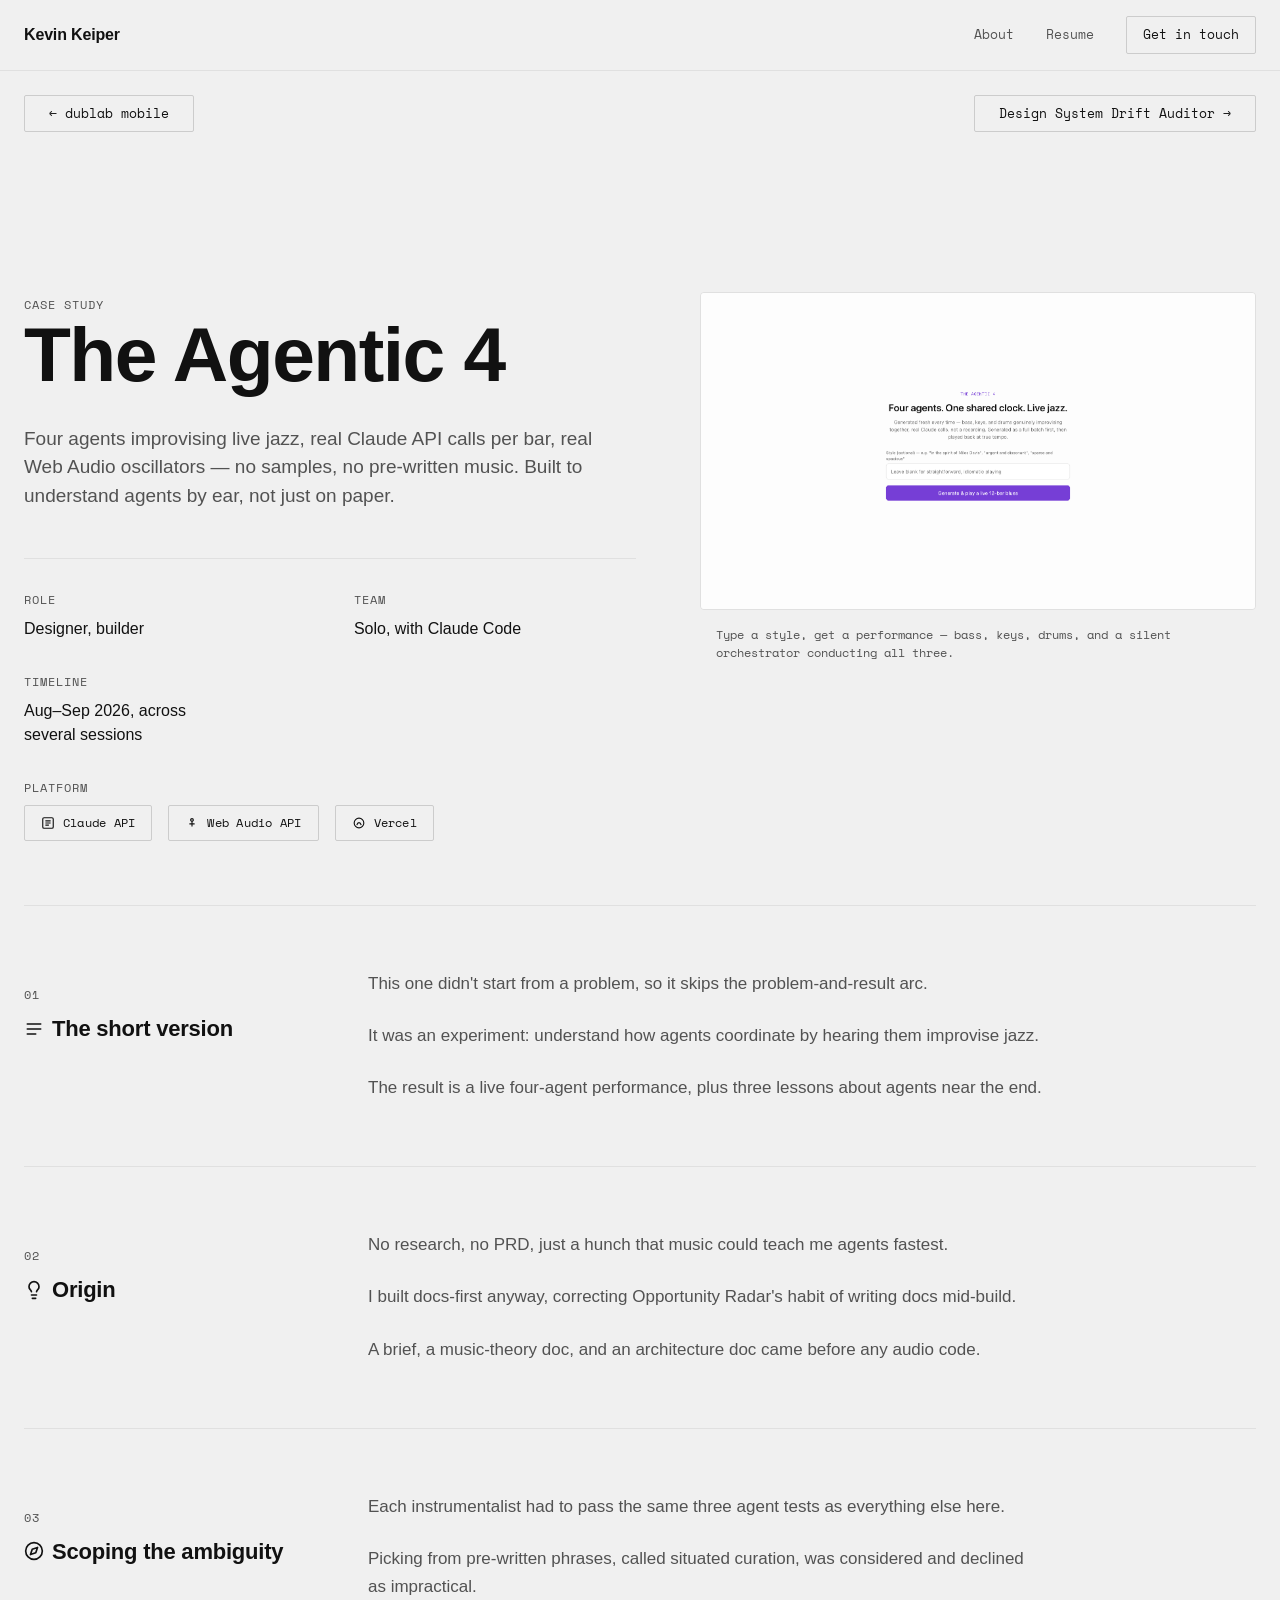
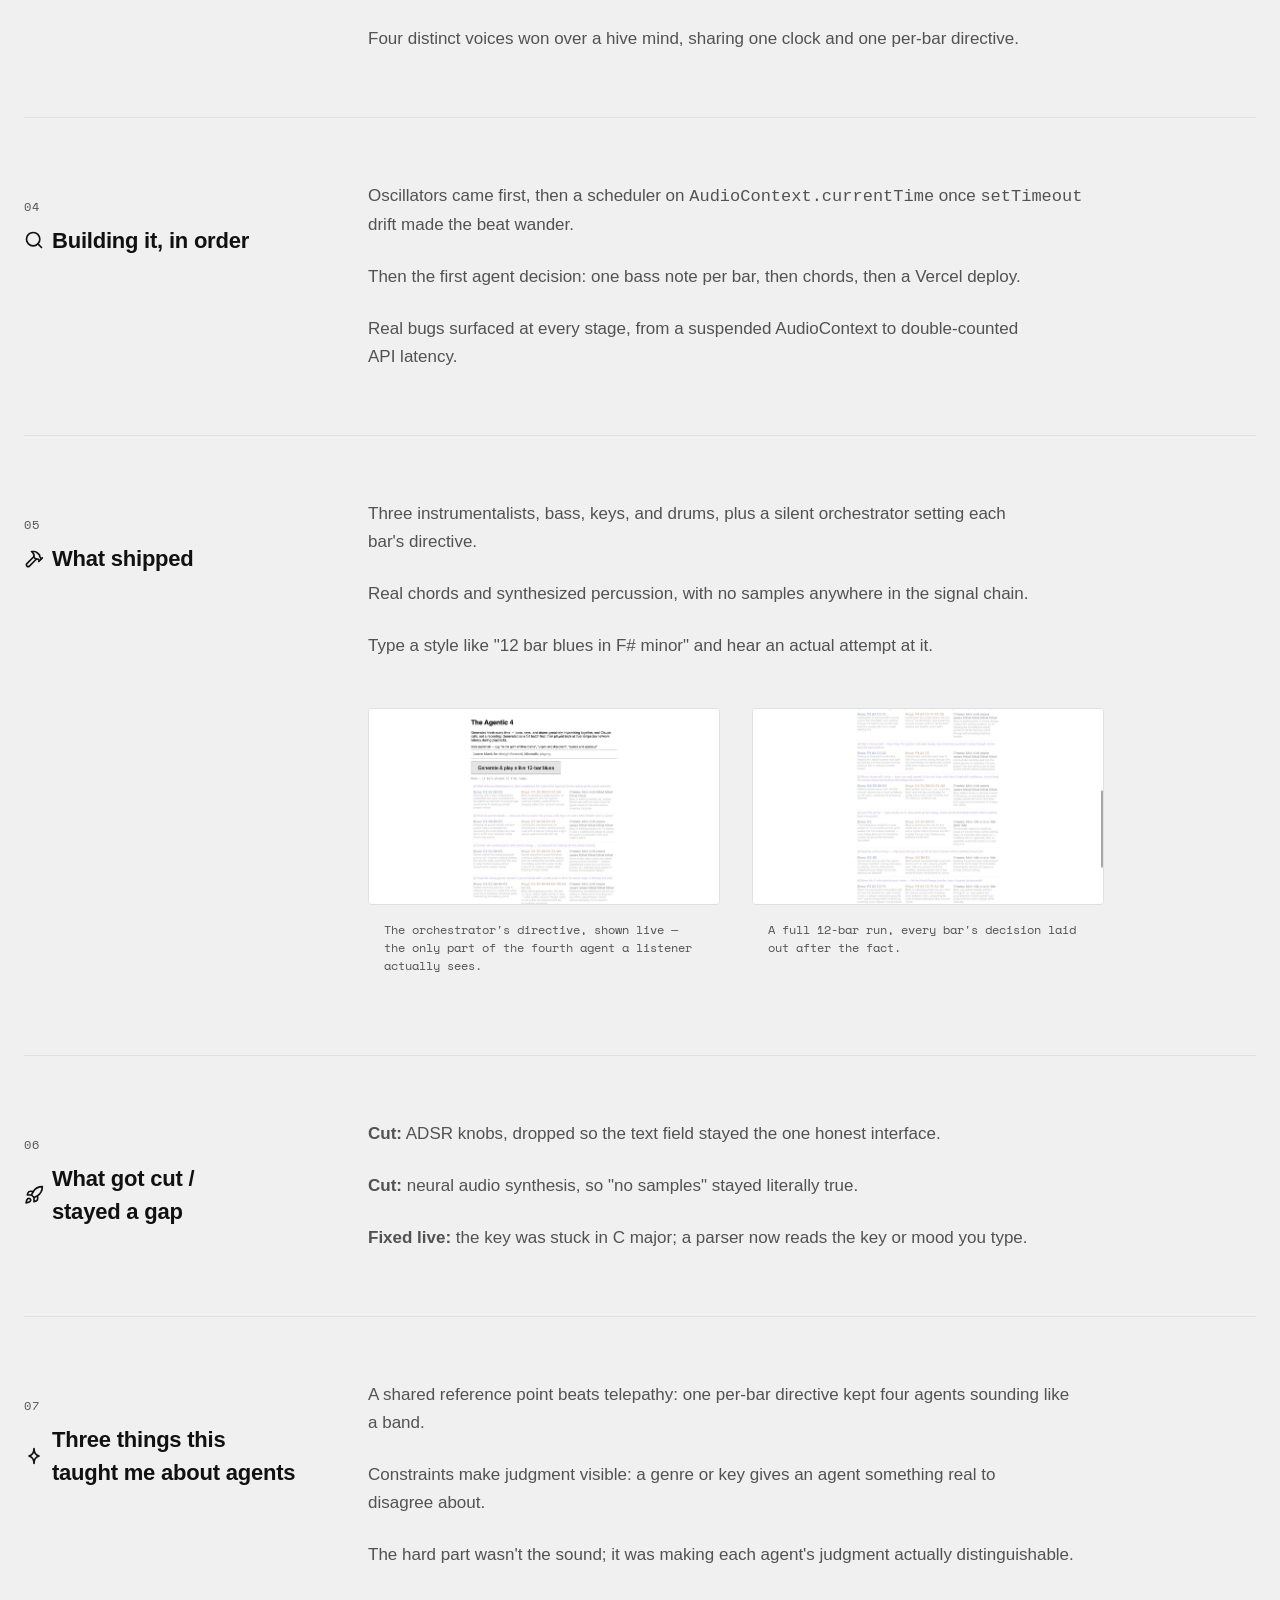
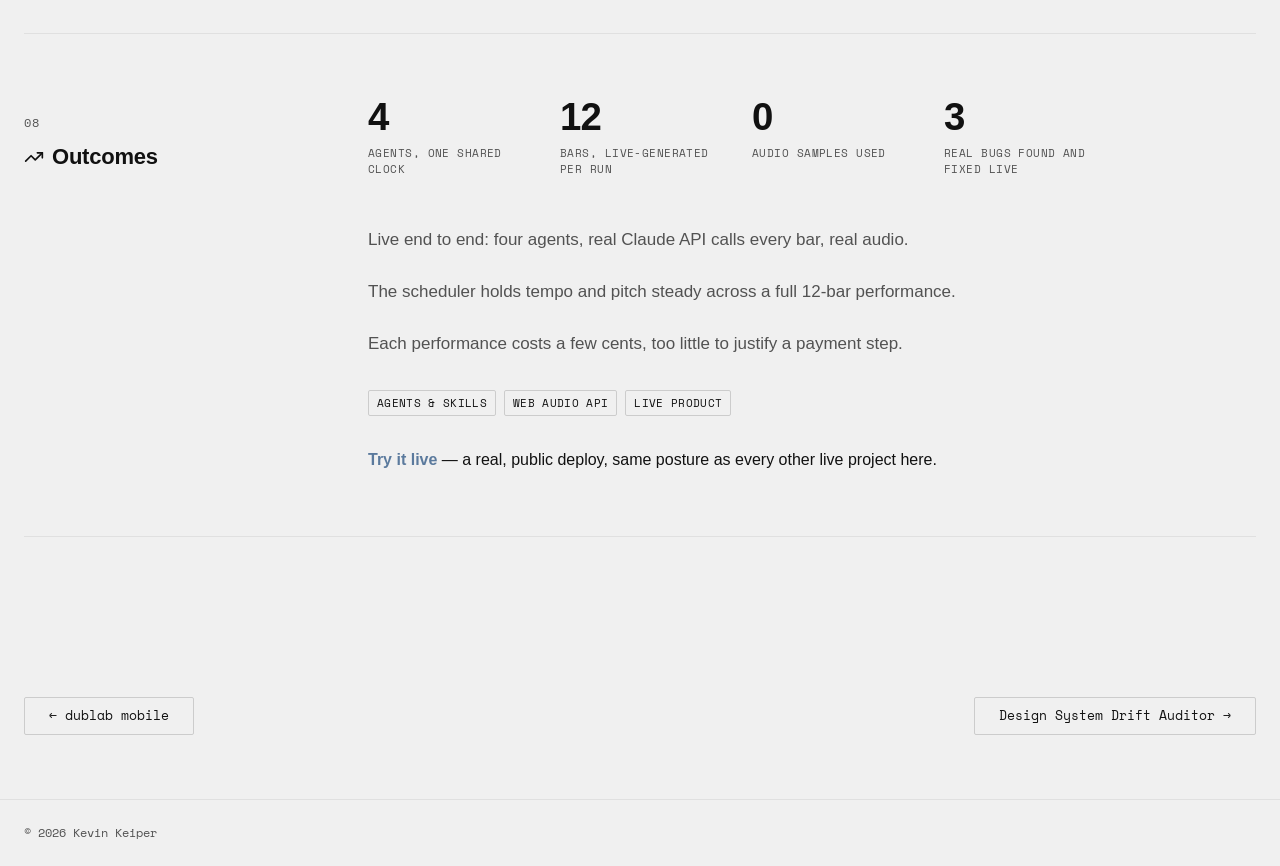
<file: work/the-agentic-4/index.html>
<!DOCTYPE html>
<html lang="en">
<head>
<script>document.documentElement.classList.add('js');</script>
<meta charset="UTF-8">
<meta name="viewport" content="width=device-width, initial-scale=1.0">
<title>The Agentic 4, Kevin Keiper</title>
<meta name="description" content="Four agents, one shared clock, live jazz — a proof of concept built to actually understand agents, not just read about them.">
<link rel="preconnect" href="https://api.fontshare.com">
<link href="https://api.fontshare.com/v2/css?f[]=general-sans@400,500,600,700&display=swap" rel="stylesheet">
<link href="https://fonts.googleapis.com/css2?family=Space+Mono:wght@400;700&display=swap" rel="stylesheet">
<link rel="stylesheet" href="../../css/styles.css">
</head>
<body>

<header class="site-header">
  <div class="wrap site-header__inner">
    <a href="../../index.html" class="site-header__name">Kevin Keiper</a>
    <div class="site-header__nav">
      <a href="../about/index.html" class="site-header__link">About</a>
      <a href="../../assets/resume/Kevin-Keiper-Resume.pdf" class="site-header__link" target="_blank" rel="noopener">Resume</a>
      <a href="../../index.html#contact" class="site-header__cta">Get in touch</a>
    </div>
  </div>
</header>

<main>

  <nav class="detail-nav wrap detail-nav--top">
    <a href="../dublab/index.html">&larr; dublab mobile</a>
    <a href="../design-system-auditor/index.html">Design System Drift Auditor &rarr;</a>
  </nav>

  <section class="detail-hero">
    <div class="wrap">

      <div class="detail-hero-row">
        <div class="detail-hero-text">
          <span class="section-label detail-hero__eyebrow">Case study</span>
          <h1 class="detail-hero__title">The Agentic 4</h1>
          <p class="detail-hero__desc">Four agents improvising live jazz, real Claude API calls per bar, real Web Audio oscillators — no samples, no pre-written music. Built to understand agents by ear, not just on paper.</p>

          <div class="detail-hero__meta">
            <div class="detail-hero__meta-item">
              <span class="section-label">Role</span>
              <p>Designer, builder</p>
            </div>
            <div class="detail-hero__meta-item">
              <span class="section-label">Team</span>
              <p>Solo, with Claude Code</p>
            </div>
            <div class="detail-hero__meta-item">
              <span class="section-label">Timeline</span>
              <p>Aug–Sep 2026, across several sessions</p>
            </div>
            <div class="detail-hero__meta-item">
              <span class="section-label">Platform</span>
              <ul class="tool-row" style="margin-top: 2px;">
                <li class="tool-badge">
                  <svg viewBox="0 0 16 16" fill="none" stroke-width="1.3"><rect x="2" y="2" width="12" height="12" rx="1.5"/><path d="M5 5.5h6M5 8h6M5 10.5h4"/></svg>
                  Claude API
                </li>
                <li class="tool-badge">
                  <svg viewBox="0 0 16 16" fill="none" stroke-width="1.3"><circle cx="8" cy="4.5" r="1.5"/><path d="M8 6v6M5 9h6"/></svg>
                  Web Audio API
                </li>
                <li class="tool-badge">
                  <svg viewBox="0 0 16 16" fill="none" stroke-width="1.3"><circle cx="8" cy="8" r="5.5"/><path d="M5.5 10.5c.5-2 1-3 2.5-3s2 1 2.5 3"/></svg>
                  Vercel
                </li>
              </ul>
            </div>
          </div>
        </div>

        <div>
          <div class="detail-lead-image reveal">
            <img src="images/01-start-page.jpg" alt="The Agentic 4 landing page: a single text field for a style directive, like '12 bar blues in F# minor'" style="filter: saturate(0.85);">
          </div>
          <p class="detail-gallery__caption" style="margin-top: var(--sp-3);">Type a style, get a performance — bass, keys, drums, and a silent orchestrator conducting all three.</p>
        </div>
      </div>


    </div>
  </section>

  <div class="rail-wrap wrap">

    <section class="rail-row">
      <aside class="rail-item">
        <span class="section-label rail-item__index">01</span>
        <h2 class="detail-section__title"><svg class="rail-item__icon" viewBox="0 0 24 24" fill="none" stroke-width="2" stroke-linecap="round" stroke-linejoin="round"><path d="M4 6h16"/><path d="M4 12h16"/><path d="M4 18h10"/></svg>The short version</h2>
      </aside>
      <div class="rail-content">
        <div class="detail-section__body">
          <p>This one didn't start from a problem, so it skips the problem-and-result arc.</p>

          <p>It was an experiment: understand how agents coordinate by hearing them improvise jazz.</p>

          <p>The result is a live four-agent performance, plus three lessons about agents near the end.</p>
        </div>
      </div>
    </section>

    <section class="rail-row">
      <aside class="rail-item">
        <span class="section-label rail-item__index">02</span>
        <h2 class="detail-section__title"><svg class="rail-item__icon" viewBox="0 0 24 24" fill="none" stroke-width="2" stroke-linecap="round" stroke-linejoin="round"><path d="M9 18h6"/><path d="M10 22h4"/><path d="M15.09 14c.18-.98.65-1.74 1.41-2.5A4.65 4.65 0 0 0 18 8 6 6 0 0 0 6 8c0 1 .23 2.23 1.5 3.5A4.61 4.61 0 0 1 8.91 14"/></svg>Origin</h2>
      </aside>
      <div class="rail-content">
        <div class="detail-section__body">
          <p>No research, no PRD, just a hunch that music could teach me agents fastest.</p>

          <p>I built docs-first anyway, correcting Opportunity Radar's habit of writing docs mid-build.</p>

          <p>A brief, a music-theory doc, and an architecture doc came before any audio code.</p>
        </div>
      </div>
    </section>

    <section class="rail-row">
      <aside class="rail-item">
        <span class="section-label rail-item__index">03</span>
        <h2 class="detail-section__title"><svg class="rail-item__icon" viewBox="0 0 24 24" fill="none" stroke-width="2" stroke-linecap="round" stroke-linejoin="round"><circle cx="12" cy="12" r="10"/><polygon points="16.24 7.76 14.12 14.12 7.76 16.24 9.88 9.88 16.24 7.76"/></svg>Scoping the ambiguity</h2>
      </aside>
      <div class="rail-content">
        <div class="detail-section__body">
          <p>Each instrumentalist had to pass the same three agent tests as everything else here.</p>

          <p>Picking from pre-written phrases, called situated curation, was considered and declined as impractical.</p>

          <p>Four distinct voices won over a hive mind, sharing one clock and one per-bar directive.</p>
        </div>
      </div>
    </section>

    <section class="rail-row">
      <aside class="rail-item">
        <span class="section-label rail-item__index">04</span>
        <h2 class="detail-section__title"><svg class="rail-item__icon" viewBox="0 0 24 24" fill="none" stroke-width="2" stroke-linecap="round" stroke-linejoin="round"><circle cx="11" cy="11" r="8"/><path d="m21 21-4.3-4.3"/></svg>Building it, in order</h2>
      </aside>
      <div class="rail-content">
        <div class="detail-section__body">
          <p>Oscillators came first, then a scheduler on <code>AudioContext.currentTime</code> once <code>setTimeout</code> drift made the beat wander.</p>

          <p>Then the first agent decision: one bass note per bar, then chords, then a Vercel deploy.</p>

          <p>Real bugs surfaced at every stage, from a suspended AudioContext to double-counted API latency.</p>
        </div>
      </div>
    </section>

    <section class="rail-row">
      <aside class="rail-item">
        <span class="section-label rail-item__index">05</span>
        <h2 class="detail-section__title"><svg class="rail-item__icon" viewBox="0 0 24 24" fill="none" stroke-width="2" stroke-linecap="round" stroke-linejoin="round"><path d="m15 12-8.5 8.5a2.12 2.12 0 1 1-3-3L12 9"/><path d="M17.64 15 22 10.64"/><path d="m20.91 11.7-1.25-1.25c-.6-.6-.93-1.4-.93-2.25v-.86L16.01 4.6a5.56 5.56 0 0 0-3.94-1.64H9l.92.82A6.18 6.18 0 0 1 12 8.4v1.56l2 2h2.47l2.26 1.91"/></svg>What shipped</h2>
      </aside>
      <div class="rail-content">
        <div class="detail-section__body">
          <p>Three instrumentalists, bass, keys, and drums, plus a silent orchestrator setting each bar's directive.</p>

          <p>Real chords and synthesized percussion, with no samples anywhere in the signal chain.</p>

          <p>Type a style like "12 bar blues in F# minor" and hear an actual attempt at it.</p>
        </div>
        <div class="detail-gallery">
          <figure class="detail-gallery__item reveal">
            <img src="images/02-played-top.jpg" alt="The Agentic 4 mid-performance, top of page, showing the orchestrator's per-bar directive above the playing instruments" style="filter: saturate(0.85);">
            <figcaption class="detail-gallery__caption">The orchestrator's directive, shown live — the only part of the fourth agent a listener actually sees.</figcaption>
          </figure>
          <figure class="detail-gallery__item reveal">
            <img src="images/03-played-scrolled.jpg" alt="A completed 12-bar performance, scrolled down, showing each agent's bar-by-bar decisions" style="filter: saturate(0.85);">
            <figcaption class="detail-gallery__caption">A full 12-bar run, every bar's decision laid out after the fact.</figcaption>
          </figure>
        </div>
      </div>
    </section>

    <section class="rail-row">
      <aside class="rail-item">
        <span class="section-label rail-item__index">06</span>
        <h2 class="detail-section__title"><svg class="rail-item__icon" viewBox="0 0 24 24" fill="none" stroke-width="2" stroke-linecap="round" stroke-linejoin="round"><path d="M4.5 16.5c-1.5 1.26-2 5-2 5s3.74-.5 5-2c.71-.84.7-2.13-.09-2.91a2.18 2.18 0 0 0-2.91-.09z"/><path d="m12 15-3-3a22 22 0 0 1 2-3.95A12.88 12.88 0 0 1 22 2c0 2.72-.78 7.5-6 11a22.35 22.35 0 0 1-4 2z"/><path d="M9 12H4s.55-3.03 2-4c1.62-1.08 5 0 5 0"/><path d="M12 15v5s3.03-.55 4-2c1.08-1.62 0-5 0-5"/></svg>What got cut / stayed a gap</h2>
      </aside>
      <div class="rail-content">
        <div class="detail-section__body">
          <p><strong>Cut:</strong> ADSR knobs, dropped so the text field stayed the one honest interface.</p>

          <p><strong>Cut:</strong> neural audio synthesis, so "no samples" stayed literally true.</p>

          <p><strong>Fixed live:</strong> the key was stuck in C major; a parser now reads the key or mood you type.</p>
        </div>
      </div>
    </section>

    <section class="rail-row">
      <aside class="rail-item">
        <span class="section-label rail-item__index">07</span>
        <h2 class="detail-section__title"><svg class="rail-item__icon" viewBox="0 0 24 24" fill="none" stroke-width="2" stroke-linecap="round" stroke-linejoin="round"><path d="M12 21c0-4.5 2.5-8 6-9-3.5-1-6-4.5-6-9 0 4.5-2.5 8-6 9 3.5 1 6 4.5 6 9z"/></svg>Three things this taught me about agents</h2>
      </aside>
      <div class="rail-content">
        <div class="detail-section__body">
          <p>A shared reference point beats telepathy: one per-bar directive kept four agents sounding like a band.</p>

          <p>Constraints make judgment visible: a genre or key gives an agent something real to disagree about.</p>

          <p>The hard part wasn't the sound; it was making each agent's judgment actually distinguishable.</p>
        </div>
      </div>
    </section>

    <section class="rail-row">
      <aside class="rail-item">
        <span class="section-label rail-item__index">08</span>
        <h2 class="detail-section__title"><svg class="rail-item__icon" viewBox="0 0 24 24" fill="none" stroke-width="2" stroke-linecap="round" stroke-linejoin="round"><polyline points="22 7 13.5 15.5 8.5 10.5 2 17"/><polyline points="16 7 22 7 22 13"/></svg>Outcomes</h2>
      </aside>
      <div class="rail-content">
        <div class="stat-grid">
          <div class="stat-tile">
            <div class="stat-tile__number">4</div>
            <div class="stat-tile__label">Agents, one shared clock</div>
          </div>
          <div class="stat-tile">
            <div class="stat-tile__number">12</div>
            <div class="stat-tile__label">Bars, live-generated per run</div>
          </div>
          <div class="stat-tile">
            <div class="stat-tile__number">0</div>
            <div class="stat-tile__label">Audio samples used</div>
          </div>
          <div class="stat-tile">
            <div class="stat-tile__number">3</div>
            <div class="stat-tile__label">Real bugs found and fixed live</div>
          </div>
        </div>
        <div class="detail-section__body">
          <p>Live end to end: four agents, real Claude API calls every bar, real audio.</p>

          <p>The scheduler holds tempo and pitch steady across a full 12-bar performance.</p>

          <p>Each performance costs a few cents, too little to justify a payment step.</p>
        </div>
        <ul class="tag-row" style="margin-top: var(--sp-5);">
          <li class="tag">Agents &amp; Skills</li>
          <li class="tag">Web Audio API</li>
          <li class="tag">Live Product</li>
        </ul>
        <p style="margin-top: var(--sp-5);"><a href="https://the-agentic-4.vercel.app" target="_blank" rel="noopener" class="link-muted-blue"><strong>Try it live</strong></a> — a real, public deploy, same posture as every other live project here.</p>
      </div>
    </section>

  </div>

  <nav class="detail-nav wrap">
    <a href="../dublab/index.html">&larr; dublab mobile</a>
    <a href="../design-system-auditor/index.html">Design System Drift Auditor &rarr;</a>
  </nav>

</main>

<footer class="site-footer">
  <div class="wrap">
    <p>&copy; 2026 Kevin Keiper</p>
  </div>
</footer>

<script src="../../js/main.js"></script>
</body>
</html>
</file>
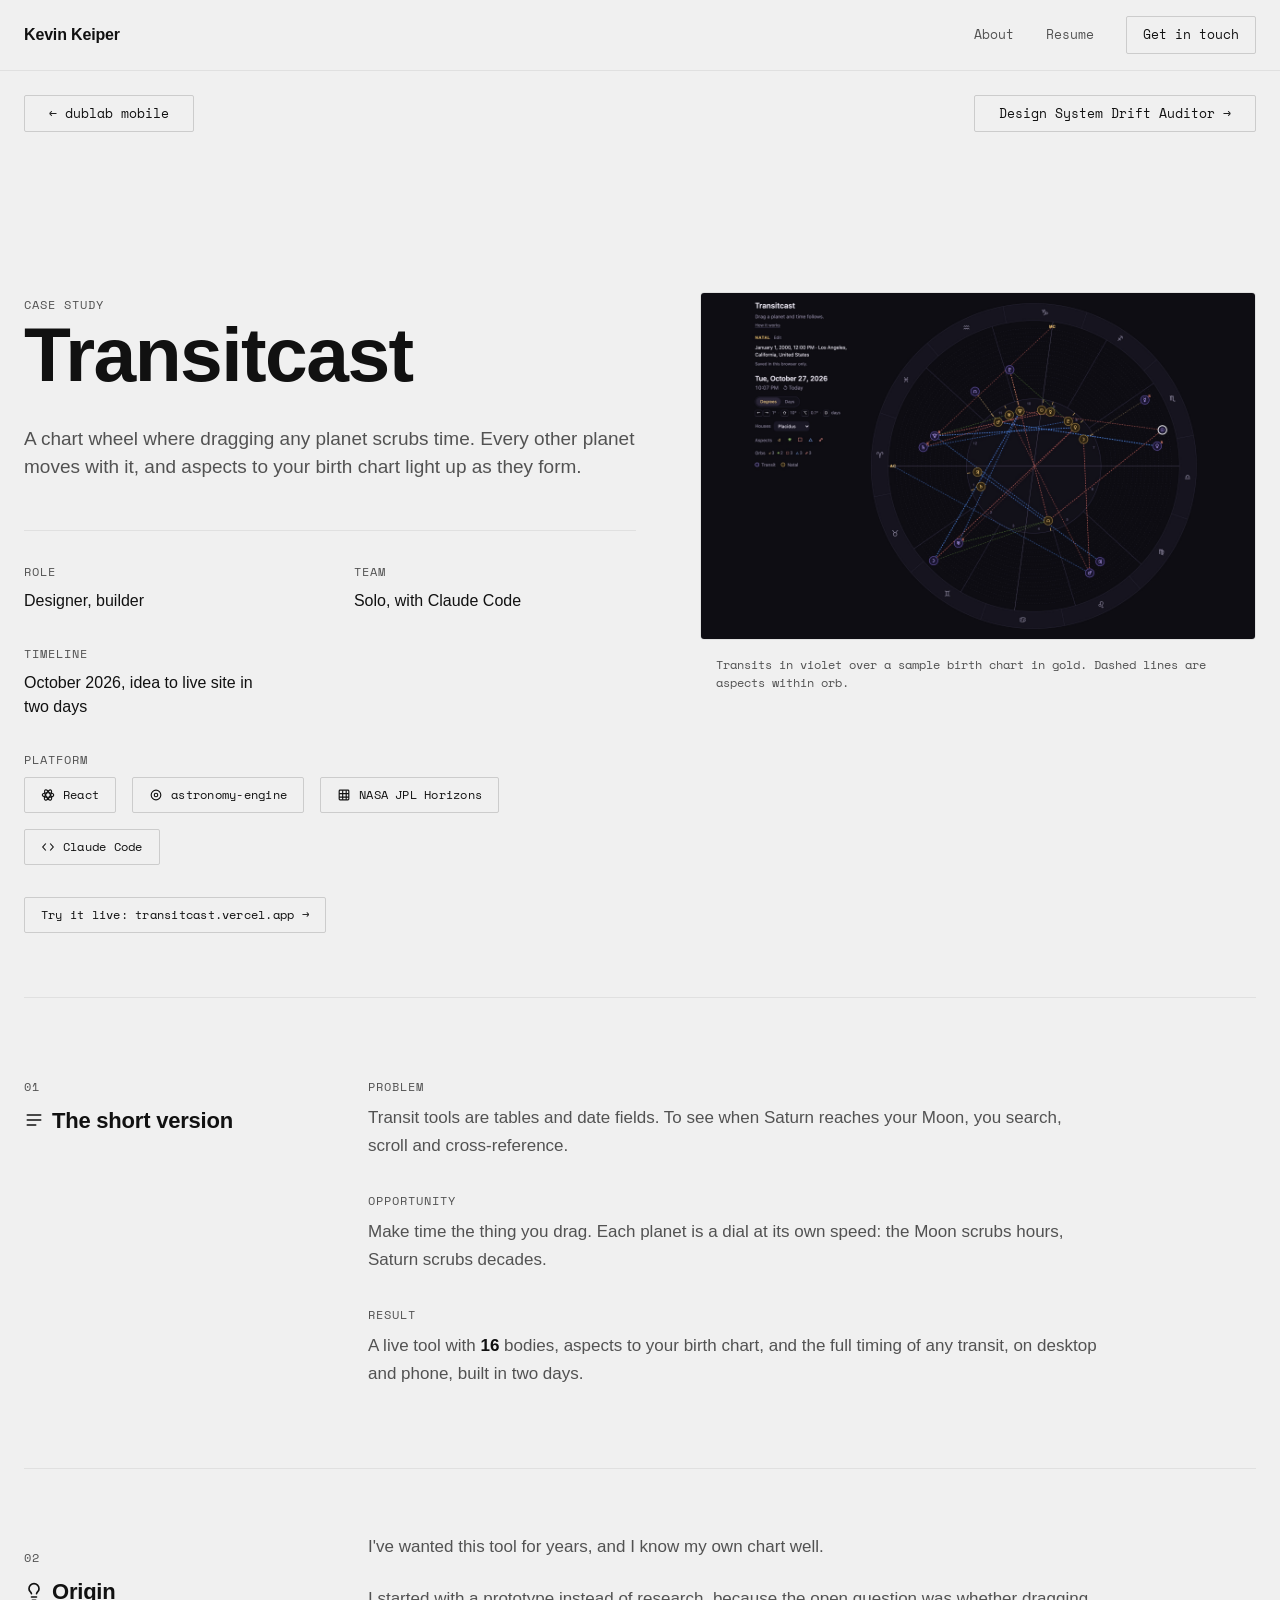
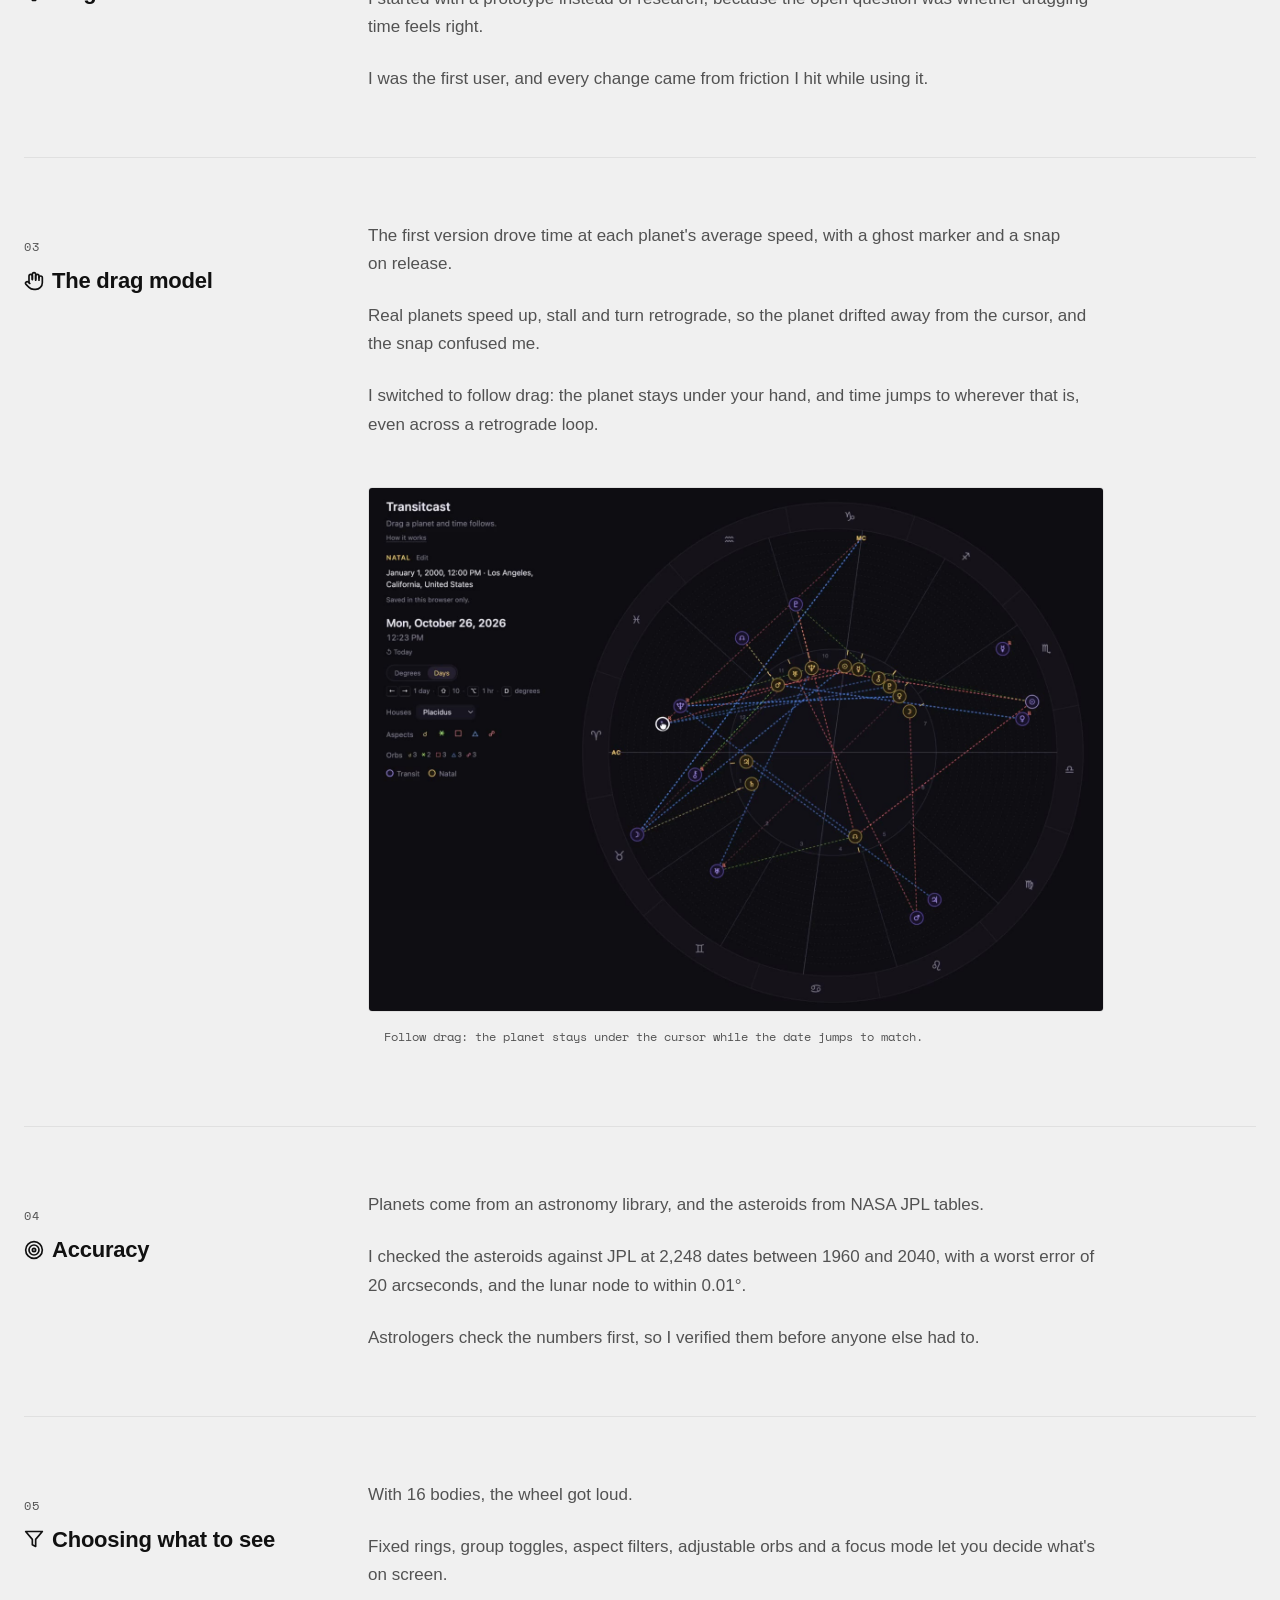
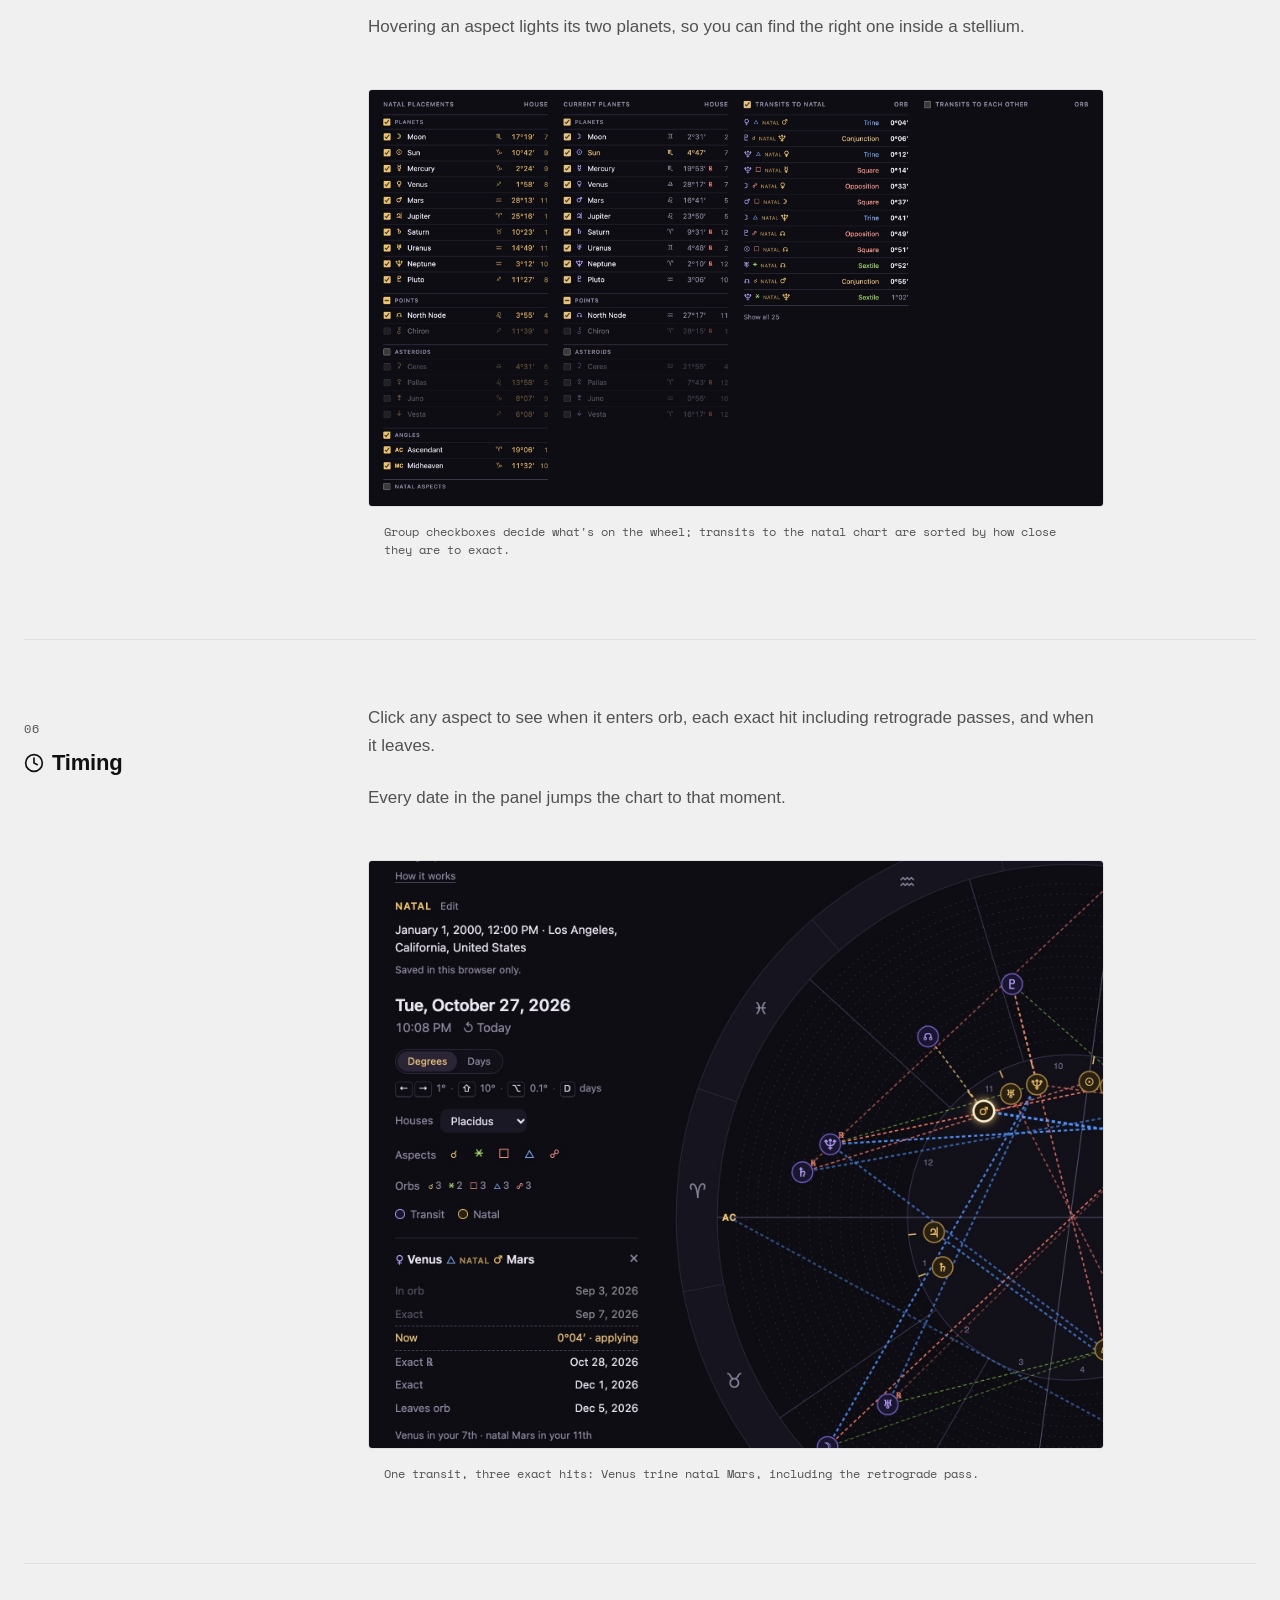
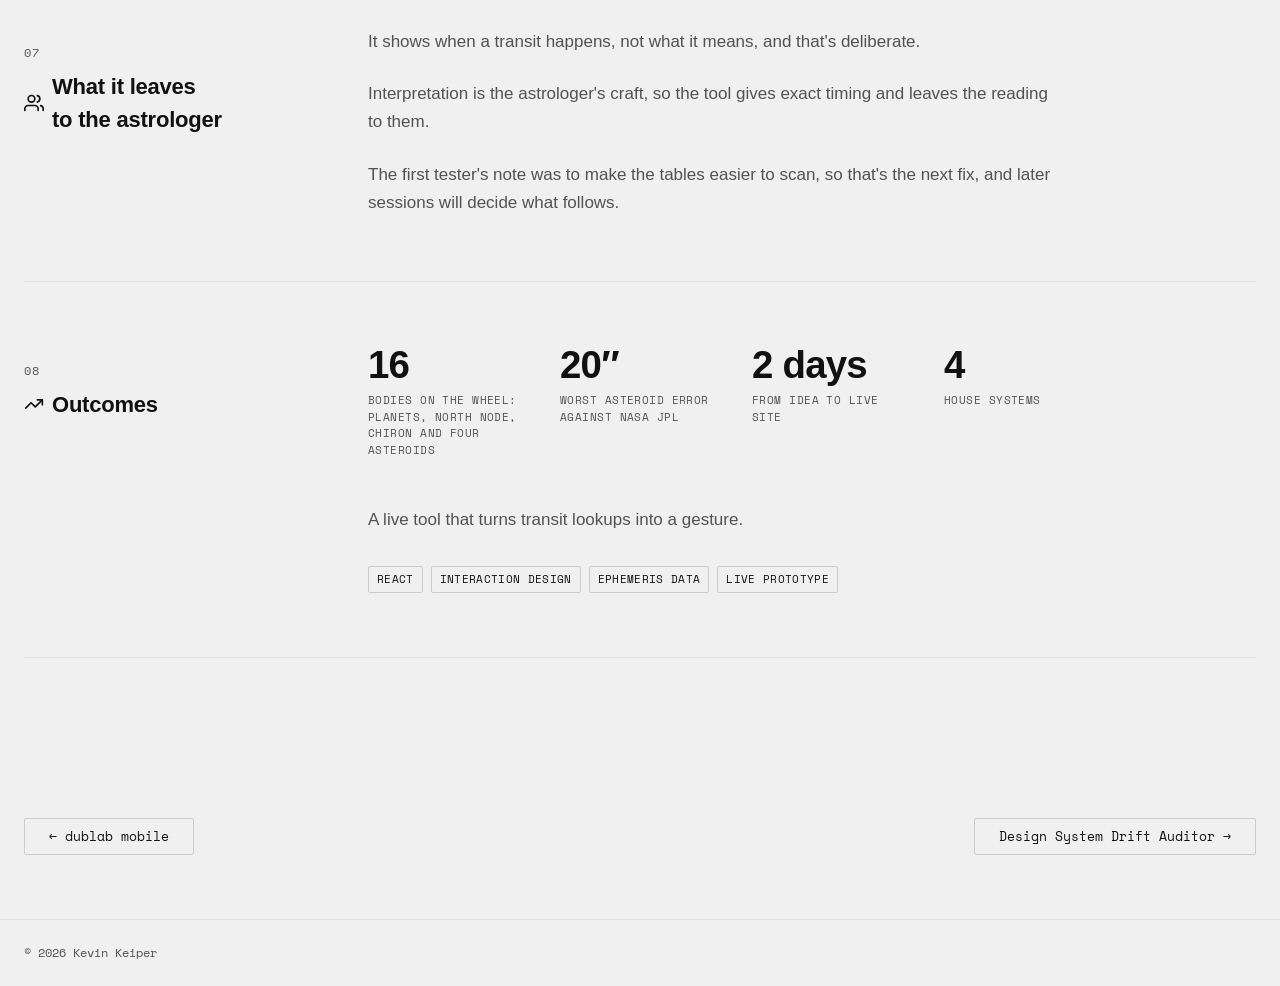
<file: work/transitcast/index.html>
<!DOCTYPE html>
<html lang="en">
<head>
<script>document.documentElement.classList.add('js');</script>
<meta charset="UTF-8">
<meta name="viewport" content="width=device-width, initial-scale=1.0">
<title>Transitcast, Kevin Keiper</title>
<meta name="description" content="A chart wheel where dragging any planet scrubs time. Every other planet moves with it, and aspects to your birth chart light up as they form.">
<link rel="preconnect" href="https://api.fontshare.com">
<link href="https://api.fontshare.com/v2/css?f[]=general-sans@400,500,600,700&display=swap" rel="stylesheet">
<link href="https://fonts.googleapis.com/css2?family=Space+Mono:wght@400;700&display=swap" rel="stylesheet">
<link rel="stylesheet" href="../../css/styles.css">
</head>
<body>

<header class="site-header">
  <div class="wrap site-header__inner">
    <a href="../../index.html" class="site-header__name">Kevin Keiper</a>
    <div class="site-header__nav">
      <a href="../about/index.html" class="site-header__link">About</a>
      <a href="../../assets/resume/Kevin-Keiper-Resume.pdf" class="site-header__link" target="_blank" rel="noopener">Resume</a>
      <a href="../../index.html#contact" class="site-header__cta">Get in touch</a>
    </div>
  </div>
</header>

<main>

  <nav class="detail-nav wrap detail-nav--top">
    <a href="../dublab/index.html">&larr; dublab mobile</a>
    <a href="../design-system-auditor/index.html">Design System Drift Auditor &rarr;</a>
  </nav>

  <section class="detail-hero">
    <div class="wrap">

      <div class="detail-hero-row">
        <div class="detail-hero-text">
          <span class="section-label detail-hero__eyebrow">Case study</span>
          <h1 class="detail-hero__title">Transitcast</h1>
          <p class="detail-hero__desc">A chart wheel where dragging any planet scrubs time. Every other planet moves with it, and aspects to your birth chart light up as they form.</p>

          <div class="detail-hero__meta">
            <div class="detail-hero__meta-item">
              <span class="section-label">Role</span>
              <p>Designer, builder</p>
            </div>
            <div class="detail-hero__meta-item">
              <span class="section-label">Team</span>
              <p>Solo, with Claude Code</p>
            </div>
            <div class="detail-hero__meta-item">
              <span class="section-label">Timeline</span>
              <p>October 2026, idea to live site in two days</p>
            </div>
            <div class="detail-hero__meta-item">
              <span class="section-label">Platform</span>
              <ul class="tool-row" style="margin-top: 2px;">
                <li class="tool-badge">
                  <svg viewBox="0 0 16 16" fill="none" stroke-width="1.3"><ellipse cx="8" cy="8" rx="6.5" ry="2.6"/><ellipse cx="8" cy="8" rx="6.5" ry="2.6" transform="rotate(60 8 8)"/><ellipse cx="8" cy="8" rx="6.5" ry="2.6" transform="rotate(120 8 8)"/></svg>
                  React
                </li>
                <li class="tool-badge">
                  <svg viewBox="0 0 16 16" fill="none" stroke-width="1.3"><circle cx="8" cy="8" r="2"/><circle cx="8" cy="8" r="5.5"/></svg>
                  astronomy-engine
                </li>
                <li class="tool-badge">
                  <svg viewBox="0 0 16 16" fill="none" stroke-width="1.3"><rect x="2.5" y="2.5" width="11" height="11" rx="1"/><path d="M2.5 6.5h11M2.5 10.5h11M6.5 2.5v11M10.5 2.5v11"/></svg>
                  NASA JPL Horizons
                </li>
                <li class="tool-badge">
                  <svg viewBox="0 0 16 16" fill="none" stroke-width="1.3"><path d="M5.5 4 2 8l3.5 4M10.5 4 14 8l-3.5 4"/></svg>
                  Claude Code
                </li>
              </ul>
            </div>
          </div>
          <ul class="tool-row" style="margin-top: var(--sp-5);">
            <li class="tool-badge">
              <a href="https://transitcast.vercel.app" target="_blank" rel="noopener">Try it live: transitcast.vercel.app &rarr;</a>
            </li>
          </ul>
        </div>

        <div>
          <div class="detail-lead-image reveal">
            <img src="images/transitcast-wheel.jpg" alt="Transitcast chart wheel: transiting planets in violet around a sample birth chart in gold, with dashed aspect lines between them">
          </div>
          <p class="detail-gallery__caption" style="margin-top: var(--sp-3);">Transits in violet over a sample birth chart in gold. Dashed lines are aspects within orb.</p>
        </div>
      </div>


    </div>
  </section>

  <div class="rail-wrap wrap">

    <section class="rail-row">
      <aside class="rail-item">
        <span class="section-label rail-item__index">01</span>
        <h2 class="detail-section__title"><svg class="rail-item__icon" viewBox="0 0 24 24" fill="none" stroke-width="2" stroke-linecap="round" stroke-linejoin="round"><path d="M4 6h16"/><path d="M4 12h16"/><path d="M4 18h10"/></svg>The short version</h2>
      </aside>
      <div class="rail-content">
        <dl class="detail-brief">
          <div class="detail-brief__item">
            <dt class="section-label">Problem</dt>
            <dd>Transit tools are tables and date fields. To see when Saturn reaches your Moon, you search, scroll and cross-reference.</dd>
          </div>
          <div class="detail-brief__item">
            <dt class="section-label">Opportunity</dt>
            <dd>Make time the thing you drag. Each planet is a dial at its own speed: the Moon scrubs hours, Saturn scrubs decades.</dd>
          </div>
          <div class="detail-brief__item">
            <dt class="section-label">Result</dt>
            <dd>A live tool with <strong>16</strong> bodies, aspects to your birth chart, and the full timing of any transit, on desktop and phone, built in two days.</dd>
          </div>
        </dl>
      </div>
    </section>

    <section class="rail-row">
      <aside class="rail-item">
        <span class="section-label rail-item__index">02</span>
        <h2 class="detail-section__title"><svg class="rail-item__icon" viewBox="0 0 24 24" fill="none" stroke-width="2" stroke-linecap="round" stroke-linejoin="round"><path d="M9 18h6"/><path d="M10 22h4"/><path d="M15.09 14c.18-.98.65-1.74 1.41-2.5A4.65 4.65 0 0 0 18 8 6 6 0 0 0 6 8c0 1 .23 2.23 1.5 3.5A4.61 4.61 0 0 1 8.91 14"/></svg>Origin</h2>
      </aside>
      <div class="rail-content">
        <div class="detail-section__body">
          <p>I've wanted this tool for years, and I know my own chart well.</p>

          <p>I started with a prototype instead of research, because the open question was whether dragging time feels right.</p>

          <p>I was the first user, and every change came from friction I hit while using it.</p>
        </div>
      </div>
    </section>

    <section class="rail-row">
      <aside class="rail-item">
        <span class="section-label rail-item__index">03</span>
        <h2 class="detail-section__title"><svg class="rail-item__icon" viewBox="0 0 24 24" fill="none" stroke-width="2" stroke-linecap="round" stroke-linejoin="round"><path d="M18 11V6a2 2 0 0 0-4 0v5"/><path d="M14 10V4a2 2 0 0 0-4 0v6"/><path d="M10 10.5V6a2 2 0 0 0-4 0v8"/><path d="M18 8a2 2 0 1 1 4 0v6a8 8 0 0 1-8 8h-2c-2.8 0-4.5-.86-5.99-2.34l-3.6-3.6a2 2 0 0 1 2.83-2.82L7 15"/></svg>The drag model</h2>
      </aside>
      <div class="rail-content">
        <div class="detail-section__body">
          <p>The first version drove time at each planet's average speed, with a ghost marker and a snap on release.</p>

          <p>Real planets speed up, stall and turn retrograde, so the planet drifted away from the cursor, and the snap confused me.</p>

          <p>I switched to follow drag: the planet stays under your hand, and time jumps to wherever that is, even across a retrograde loop.</p>
        </div>
        <div style="margin-top: var(--sp-6);">
          <div class="detail-lead-image reveal">
            <video src="images/follow-drag.mp4" poster="images/follow-drag-poster.jpg" autoplay muted loop playsinline aria-label="Dragging a transiting planet around the wheel: the date advances and aspect lines form and fade"></video>
          </div>
          <p class="detail-gallery__caption" style="margin-top: var(--sp-3);">Follow drag: the planet stays under the cursor while the date jumps to match.</p>
        </div>
      </div>
    </section>

    <section class="rail-row">
      <aside class="rail-item">
        <span class="section-label rail-item__index">04</span>
        <h2 class="detail-section__title"><svg class="rail-item__icon" viewBox="0 0 24 24" fill="none" stroke-width="2" stroke-linecap="round" stroke-linejoin="round"><circle cx="12" cy="12" r="10"/><circle cx="12" cy="12" r="6"/><circle cx="12" cy="12" r="2"/></svg>Accuracy</h2>
      </aside>
      <div class="rail-content">
        <div class="detail-section__body">
          <p>Planets come from an astronomy library, and the asteroids from NASA JPL tables.</p>

          <p>I checked the asteroids against JPL at 2,248 dates between 1960 and 2040, with a worst error of 20 arcseconds, and the lunar node to within 0.01°.</p>

          <p>Astrologers check the numbers first, so I verified them before anyone else had to.</p>
        </div>
      </div>
    </section>

    <section class="rail-row">
      <aside class="rail-item">
        <span class="section-label rail-item__index">05</span>
        <h2 class="detail-section__title"><svg class="rail-item__icon" viewBox="0 0 24 24" fill="none" stroke-width="2" stroke-linecap="round" stroke-linejoin="round"><polygon points="22 3 2 3 10 12.46 10 19 14 21 14 12.46 22 3"/></svg>Choosing what to see</h2>
      </aside>
      <div class="rail-content">
        <div class="detail-section__body">
          <p>With 16 bodies, the wheel got loud.</p>

          <p>Fixed rings, group toggles, aspect filters, adjustable orbs and a focus mode let you decide what's on screen.</p>

          <p>Hovering an aspect lights its two planets, so you can find the right one inside a stellium.</p>
        </div>
        <div style="margin-top: var(--sp-6);">
          <div class="detail-lead-image reveal">
            <img src="images/tables.jpg" alt="Transitcast tables: natal placements and current planets with group checkboxes for planets, points, asteroids and angles, beside a list of transits to the natal chart sorted by orb">
          </div>
          <p class="detail-gallery__caption" style="margin-top: var(--sp-3);">Group checkboxes decide what's on the wheel; transits to the natal chart are sorted by how close they are to exact.</p>
        </div>
      </div>
    </section>

    <section class="rail-row">
      <aside class="rail-item">
        <span class="section-label rail-item__index">06</span>
        <h2 class="detail-section__title"><svg class="rail-item__icon" viewBox="0 0 24 24" fill="none" stroke-width="2" stroke-linecap="round" stroke-linejoin="round"><circle cx="12" cy="12" r="10"/><polyline points="12 6 12 12 16 14"/></svg>Timing</h2>
      </aside>
      <div class="rail-content">
        <div class="detail-section__body">
          <p>Click any aspect to see when it enters orb, each exact hit including retrograde passes, and when it leaves.</p>

          <p>Every date in the panel jumps the chart to that moment.</p>
        </div>
        <div style="margin-top: var(--sp-6);">
          <div class="detail-lead-image reveal">
            <img src="images/timing-panel.jpg" alt="Timing panel for transiting Venus trine natal Mars: in orb September 3, exact September 7, exact again retrograde October 28 and direct December 1, leaving orb December 5">
          </div>
          <p class="detail-gallery__caption" style="margin-top: var(--sp-3);">One transit, three exact hits: Venus trine natal Mars, including the retrograde pass.</p>
        </div>
      </div>
    </section>

    <section class="rail-row">
      <aside class="rail-item">
        <span class="section-label rail-item__index">07</span>
        <h2 class="detail-section__title"><svg class="rail-item__icon" viewBox="0 0 24 24" fill="none" stroke-width="2" stroke-linecap="round" stroke-linejoin="round"><path d="M17 21v-2a4 4 0 0 0-4-4H5a4 4 0 0 0-4 4v2"/><circle cx="9" cy="7" r="4"/><path d="M23 21v-2a4 4 0 0 0-3-3.87"/><path d="M16 3.13a4 4 0 0 1 0 7.75"/></svg>What it leaves to the astrologer</h2>
      </aside>
      <div class="rail-content">
        <div class="detail-section__body">
          <p>It shows when a transit happens, not what it means, and that's deliberate.</p>

          <p>Interpretation is the astrologer's craft, so the tool gives exact timing and leaves the reading to them.</p>

          <p>The first tester's note was to make the tables easier to scan, so that's the next fix, and later sessions will decide what follows.</p>
        </div>
      </div>
    </section>

    <section class="rail-row">
      <aside class="rail-item">
        <span class="section-label rail-item__index">08</span>
        <h2 class="detail-section__title"><svg class="rail-item__icon" viewBox="0 0 24 24" fill="none" stroke-width="2" stroke-linecap="round" stroke-linejoin="round"><polyline points="22 7 13.5 15.5 8.5 10.5 2 17"/><polyline points="16 7 22 7 22 13"/></svg>Outcomes</h2>
      </aside>
      <div class="rail-content">
        <div class="stat-grid">
          <div class="stat-tile">
            <div class="stat-tile__number">16</div>
            <div class="stat-tile__label">Bodies on the wheel: planets, North Node, Chiron and four asteroids</div>
          </div>
          <div class="stat-tile">
            <div class="stat-tile__number">20&Prime;</div>
            <div class="stat-tile__label">Worst asteroid error against NASA JPL</div>
          </div>
          <div class="stat-tile">
            <div class="stat-tile__number">2 days</div>
            <div class="stat-tile__label">From idea to live site</div>
          </div>
          <div class="stat-tile">
            <div class="stat-tile__number">4</div>
            <div class="stat-tile__label">House systems</div>
          </div>
        </div>
        <div class="detail-section__body">
          <p>A live tool that turns transit lookups into a gesture.</p>
        </div>
        <ul class="tag-row" style="margin-top: var(--sp-5);">
          <li class="tag">React</li>
          <li class="tag">Interaction Design</li>
          <li class="tag">Ephemeris Data</li>
          <li class="tag">Live Prototype</li>
        </ul>
      </div>
    </section>

  </div>

  <nav class="detail-nav wrap">
    <a href="../dublab/index.html">&larr; dublab mobile</a>
    <a href="../design-system-auditor/index.html">Design System Drift Auditor &rarr;</a>
  </nav>

</main>

<footer class="site-footer">
  <div class="wrap">
    <p>&copy; 2026 Kevin Keiper</p>
  </div>
</footer>

<script src="../../js/main.js"></script>
</body>
</html>
</file>
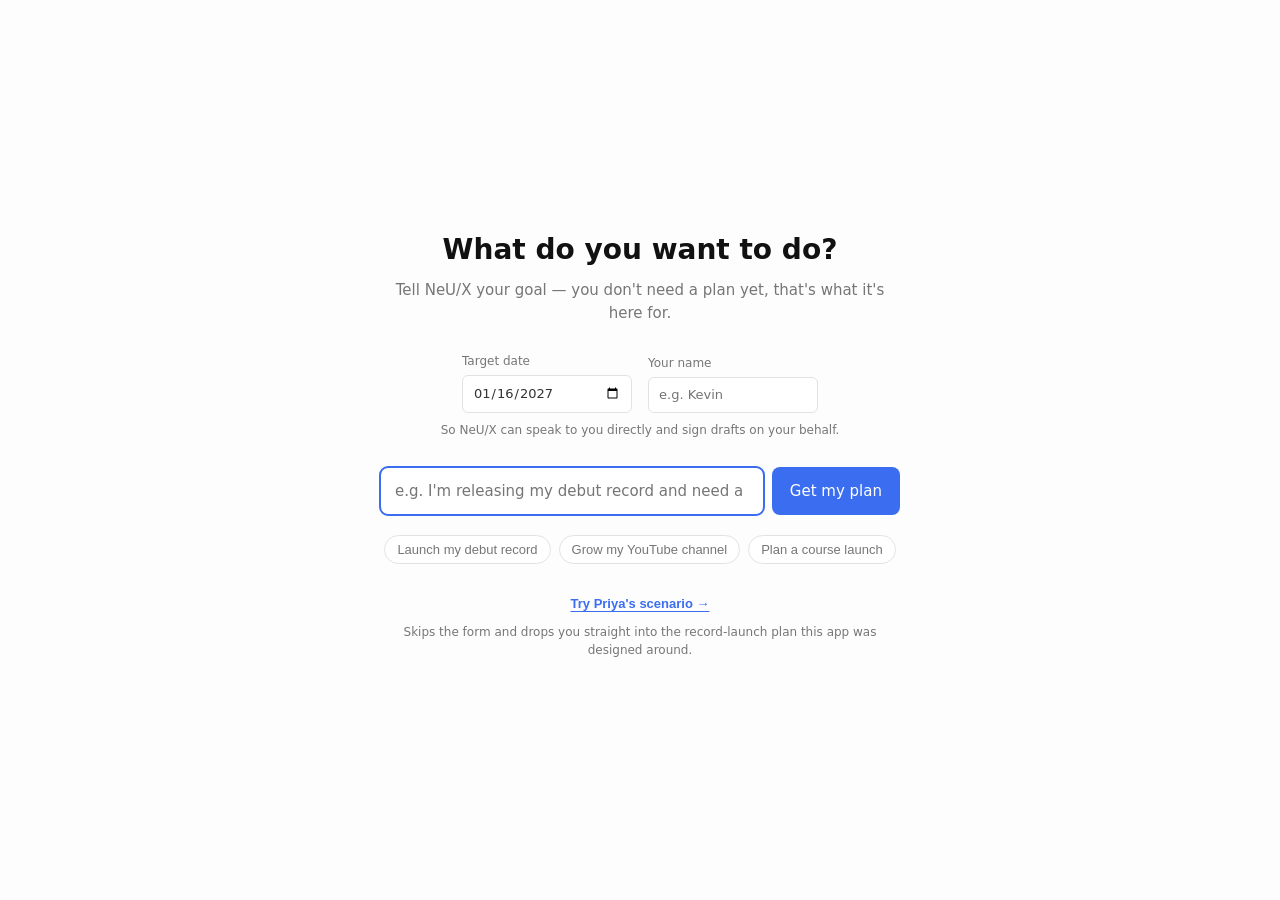
<file: work/neux/app/index.html>
<!doctype html>
<html lang="en">
  <head>
    <meta charset="UTF-8" />
    <link rel="icon" type="image/svg+xml" href="/work/neux/app/favicon.svg" />
    <meta name="viewport" content="width=device-width, initial-scale=1.0" />
    <title>neux</title>
    <script type="module" crossorigin src="/work/neux/app/assets/index-BD4EXIuZ.js"></script>
    <link rel="stylesheet" crossorigin href="/work/neux/app/assets/index-BP1z_Y0K.css">
  </head>
  <body>
    <div id="root"></div>
  </body>
</html>
</file>
<file: css/styles.css>
/* ==========================================================================
   kevinkeiper.com 4.0 — tokens from design-system.md
   ========================================================================== */
:root {
  --ink: #111111;
  --paper: #f0f0f0;
  --muted: #525252; /* testing 11/18, was #474747 */
  --line: #E0E0E0;
  --line-strong: #CCCCCC;

  --font-sans: 'General Sans', -apple-system, BlinkMacSystemFont, sans-serif;
  --font-mono: 'Space Mono', 'SF Mono', monospace;

  --weight-regular: 400;
  --weight-semibold: 600;
  --weight-bold: 700;

  --sp-1: 4px;
  --sp-2: 8px;
  --sp-3: 16px;
  --sp-4: 24px;
  --sp-5: 32px;
  --sp-6: 48px;
  --sp-7: 64px;
  --sp-8: 96px;
  --sp-9: 144px;

  --radius: 4px;
  --radius-sm: 2px;
  --shadow-hover: 0 4px 16px rgba(0, 0, 0, 0.08);

  /* Shared text/gallery measure on detail pages, so paragraph and
     gallery block edges align */
  --content-measure: 46rem;

  /* Short "tick" divider width — used everywhere except header/footer,
     which keep full-width hairlines */
  --divider-w: 64px;
}

*, *::before, *::after { box-sizing: border-box; }
html { -webkit-text-size-adjust: 100%; }
body {
  margin: 0;
  background: var(--paper);
  color: var(--ink);
  font-family: var(--font-sans);
  font-size: 16px;
  font-weight: var(--weight-regular);
  line-height: 1.5;
  -webkit-font-smoothing: antialiased;
}
img { max-width: 100%; height: auto; display: block; }
a { color: inherit; text-decoration: none; }
.link-muted-blue { color: #5B7A9D; text-decoration: none; }
.link-muted-blue:hover { color: #46617D; }
.link-n8n { color: #B33A2E; text-decoration: none; }
.link-n8n:hover { color: #8C2C22; }
ul { list-style: none; margin: 0; padding: 0; }
h1, h2, h3, p, figure { margin: 0; }
h1, h2, h3 { text-wrap: balance; }
p { text-wrap: pretty; }
button, input, textarea { font-family: inherit; font-size: inherit; }

.wrap {
  max-width: 1400px;
  margin-inline: auto;
  padding-inline: var(--sp-4);
}

.section-label {
  font-family: var(--font-mono);
  font-size: 12px;
  letter-spacing: 0.08em;
  text-transform: uppercase;
  color: var(--muted);
}

/* ==========================================================================
   Header
   ========================================================================== */
.site-header {
  border-bottom: 1px solid var(--line);
  position: sticky;
  top: 0;
  background: var(--paper);
  z-index: 10;
}
.site-header__inner {
  display: flex;
  justify-content: space-between;
  align-items: center;
  padding-block: var(--sp-3);
}
.site-header__name {
  font-weight: var(--weight-bold);
  letter-spacing: -0.01em;
}
.site-header__nav {
  display: flex;
  align-items: center;
  gap: var(--sp-5);
}
.site-header__link {
  font-family: var(--font-mono);
  font-size: 13px;
  color: var(--muted);
  transition: color 0.15s ease;
}
.site-header__link:hover {
  color: var(--ink);
}
.site-header__cta {
  font-family: var(--font-mono);
  font-size: 13px;
  border: 1px solid var(--line-strong);
  border-radius: var(--radius-sm);
  padding: var(--sp-2) var(--sp-3);
  transition: border-color 0.15s ease, background 0.15s ease;
}
.site-header__cta:hover {
  border-color: var(--ink);
  background: var(--ink);
  color: var(--paper);
}

/* ==========================================================================
   Hero — oversized, marquee eyebrow, huge type
   ========================================================================== */
.hero {
  padding-top: var(--sp-8);
}
.hero__stats-divider {
  padding-top: var(--sp-7);
  padding-bottom: var(--sp-2);
}
/* .case-studies' own top padding (56px) plus this bottom padding (8px)
   equals this element's own top padding (64px) — so the gap above the
   stat row (hero text to tile borders) and below it (tile labels to
   "Selected work" eyebrow) come out visually equal, per Kevin's ask. */
.hero__stats-divider .stat-grid {
  margin-top: 0;
}
.hero > .wrap {
  position: relative;
  padding-bottom: 0;
}
.hero__marquee {
  overflow: hidden;
  border-top: 1px solid var(--line);
  border-bottom: 1px solid var(--line);
  padding-block: var(--sp-3);
}
.hero__marquee-track {
  display: flex;
  width: max-content;
  animation: marquee 28s linear infinite;
}
.hero__marquee-track a {
  font-family: var(--font-mono);
  font-size: 13px;
  letter-spacing: 0.08em;
  text-transform: uppercase;
  color: var(--muted);
  text-decoration: none;
  padding-inline: var(--sp-4);
  white-space: nowrap;
  transition: color 0.15s ease;
}
.hero__marquee-track a:hover,
.hero__marquee-track a:focus-visible {
  color: var(--ink);
}
.hero__marquee-track a::after {
  content: '/';
  margin-left: var(--sp-4);
  color: var(--line-strong);
}
@keyframes marquee {
  from { transform: translateX(0); }
  to { transform: translateX(-50%); }
}
@media (prefers-reduced-motion: reduce) {
  .hero__marquee-track { animation: none; }
}

.hero__headline {
  font-size: clamp(2.25rem, 6.5vw, 5.5rem);
  font-weight: var(--weight-bold);
  letter-spacing: -0.015em;
  line-height: 1.1;
  margin-bottom: var(--sp-6);
}
.hero__headline em {
  font-style: normal;
  color: var(--muted);
}
.hero__subhead {
  font-size: clamp(1.125rem, 2vw, 1.5rem);
  color: var(--muted);
  max-width: 42ch;
  margin-bottom: var(--sp-7);
}
.hero__meta {
  display: flex;
  gap: var(--sp-9);
  flex-wrap: wrap;
  border-top: 1px solid var(--line);
  padding-top: var(--sp-5);
}
.hero__meta-item {
  max-width: 43ch;
}
.hero__meta-item .section-label {
  display: block;
  margin-bottom: var(--sp-2);
}
.hero__meta-item p {
  font-size: 1.0625rem;
  color: var(--muted);
}

/* ==========================================================================
   Case studies — full-width alternating rows, numbered, asymmetric
   ========================================================================== */
.case-studies {
  padding-block: calc(var(--sp-8) - 40px + 50px) var(--sp-8);
  scroll-margin-top: 57px;
}
.case-studies > .wrap > .section-label {
  display: block;
  margin-bottom: var(--sp-6);
}
/* Retired case studies stay live, linked in one quiet line under the list */
.case-studies__also {
  margin-top: var(--sp-6);
  color: var(--muted);
}


.case-row {
  display: grid;
  grid-template-columns: 0.9fr 1.1fr;
  gap: var(--sp-7);
  align-items: center;
  padding-block: var(--sp-8);
  border-top: 1px solid var(--line);
  transition: opacity 0.7s cubic-bezier(0.16,1,0.3,1), transform 0.7s cubic-bezier(0.16,1,0.3,1);
}
/* Scroll-reveal is a progressive enhancement, gated behind html.js (set
   synchronously in <head>). No JS / blocked JS / a script error before
   this ever runs = content just renders visible, never stuck at opacity:0. */
html.js .case-row { opacity: 0; transform: translateY(32px); }
html.js .case-row.is-visible { opacity: 1; transform: translateY(0); }

/* .rail-content, not .rail-row, gets the fade: .rail-row is the sticky
   .rail-item's positioning ancestor, and a transform there (even at
   translateY(0)) creates a containing block that silently breaks sticky. */
.rail-content,
.reveal {
  transition: opacity 0.7s cubic-bezier(0.16,1,0.3,1), transform 0.7s cubic-bezier(0.16,1,0.3,1);
}
html.js .rail-content,
html.js .reveal {
  opacity: 0;
  transform: translateY(24px);
}
html.js .rail-content.is-visible,
html.js .reveal.is-visible { opacity: 1; transform: translateY(0); }
.case-row:first-of-type { border-top: none; padding-top: var(--sp-3); }
.case-row:last-child { border-bottom: 1px solid var(--line); }
.case-row--reverse { grid-template-columns: 1.1fr 0.9fr; }
.case-row--reverse .case-row__media { order: 2; }
.case-row--reverse .case-row__body { order: 1; }

.case-row__index {
  font-family: var(--font-mono);
  font-size: 13px;
  color: var(--line-strong);
  display: block;
  margin-bottom: var(--sp-3);
}

.case-row__media {
  display: block;
  border-radius: var(--radius);
  overflow: hidden;
  border: 1px solid var(--line-strong);
  background: #F6F6F6;
  transition: box-shadow 0.15s ease, transform 0.15s ease;
}
/* Same hover as .cert-badge: a small lift plus the hover shadow. */
.case-row__media:hover {
  box-shadow: var(--shadow-hover);
  transform: translateY(-2px);
}
/* For a card whose media is a phone-frame mock, not a flat screenshot --
   the bezel is already its own frame, so the card border/background
   would just be a redundant box behind it (same reasoning as
   .detail-gallery__item--plain). */
.case-row__media--plain {
  border: none;
  background: none;
  border-radius: 0;
  display: flex;
  justify-content: center;
  padding: var(--sp-5) 0;
}
.case-row__media--plain:hover {
  box-shadow: none;
}
.case-row__media img {
  width: 100%;
  height: auto;
}
/* Crops a taller-than-usual screenshot to the 16:9 shape most cards
   use, keeping the top (where the content starts) in view. */
.case-row__media--crop img {
  aspect-ratio: 16 / 9;
  object-fit: cover;
  object-position: top;
}

.case-row__title {
  font-size: clamp(1.75rem, 3.5vw, 3rem);
  font-weight: var(--weight-bold);
  letter-spacing: -0.02em;
  line-height: 1.05;
  margin-bottom: var(--sp-4);
}
.case-row__desc {
  color: var(--muted);
  font-size: 1.125rem;
  line-height: 1.6;
  max-width: 48ch;
  margin-bottom: 0;
}
.case-row__desc + .case-row__desc { margin-top: var(--sp-4); }
.case-row__desc:last-of-type { margin-bottom: var(--sp-5); }

/* Doc quote — a real excerpt from one of the project's own .md files */
.doc-quote {
  max-width: var(--content-measure);
  margin-top: var(--sp-5);
  border-left: 2px solid var(--line-strong);
  padding-left: var(--sp-4);
}
.doc-quote__file {
  display: block;
  font-family: var(--font-mono);
  font-size: 12px;
  color: var(--muted);
  margin-bottom: var(--sp-2);
}
.doc-quote__text {
  font-family: var(--font-mono);
  font-size: 0.9375rem;
  line-height: 1.6;
  color: var(--ink);
}

/* Trade-offs / Frictions group — a labeled cluster of one or more honest
   callouts under a single eyebrow. Left border like .doc-quote, but
   normal body-copy styling (not the mono quote treatment) since this is
   stated commentary, not a literal excerpt from a file. */
.tradeoff-group {
  max-width: var(--content-measure);
  margin-top: var(--sp-6);
}
.tradeoff-group .section-label {
  display: block;
  margin-bottom: var(--sp-2);
}
.tradeoff-group__item {
  border-left: 2px solid var(--line-strong);
  padding-left: var(--sp-4);
  font-size: 1.0625rem;
  color: var(--muted);
  line-height: 1.65;
}
.tradeoff-group__item + .tradeoff-group__item {
  margin-top: var(--sp-4);
}

/* Example exchange — real prompt/outcome pairs, used sparingly */
.exchange-grid {
  display: grid;
  grid-template-columns: 1fr;
  align-items: start;
  gap: var(--sp-5);
  margin-top: var(--sp-6);
  max-width: var(--content-measure);
}
.exchange {
  border: 1px solid var(--line);
  border-radius: var(--radius);
  padding: var(--sp-4);
}
.exchange__prompt {
  font-family: var(--font-mono);
  font-size: 0.875rem;
  line-height: 1.6;
  color: var(--ink);
  padding-left: var(--sp-3);
  border-left: 2px solid var(--line-strong);
  margin-bottom: var(--sp-3);
}
.exchange__prompt::before {
  content: '"';
}
.exchange__prompt::after {
  content: '"';
}
.exchange__result {
  font-size: 0.9375rem;
  color: var(--muted);
  line-height: 1.55;
}
.exchange__result strong {
  color: var(--ink);
  font-weight: var(--weight-semibold);
}
@media (max-width: 767px) {
  .exchange-grid { grid-template-columns: 1fr; }
}

.tag-row {
  display: flex;
  flex-wrap: wrap;
  gap: var(--sp-2);
}
.tag {
  font-family: var(--font-mono);
  font-size: 11px;
  letter-spacing: 0.03em;
  text-transform: uppercase;
  color: var(--ink);
  border: 1px solid var(--line-strong);
  border-radius: var(--radius-sm);
  padding: var(--sp-1) var(--sp-2);
}

/* ==========================================================================
   Contact — one bold statement
   ========================================================================== */
.contact {
  padding-block: var(--sp-8);
}
.contact__grid {
  display: grid;
  grid-template-columns: 1.2fr 1fr;
  gap: var(--sp-7);
  align-items: start;
}
.contact__headline {
  font-size: clamp(2rem, 5vw, 4rem);
  font-weight: var(--weight-bold);
  letter-spacing: -0.02em;
  line-height: 1.05;
  max-width: 16ch;
}

.contact-links {
  max-width: 480px;
}
.contact-links__email {
  display: inline-flex;
  align-items: center;
  gap: var(--sp-3);
  text-decoration: none;
}
.contact-links__icon {
  width: 18px;
  height: 18px;
  flex-shrink: 0;
}
.contact-links__social {
  display: flex;
  flex-wrap: wrap;
  gap: var(--sp-6);
  list-style: none;
  margin-top: var(--sp-5);
  padding: 0;
}
.contact-links__social a {
  display: inline-flex;
  align-items: center;
  gap: var(--sp-2);
  font-family: var(--font-mono);
  font-size: 13px;
  letter-spacing: 0.04em;
  text-transform: uppercase;
  color: var(--muted);
  text-decoration: none;
  transition: color 0.15s ease;
}
.contact-links__social a:hover,
.contact-links__social a:focus-visible {
  color: var(--ink);
}

.contact-form {
  max-width: 480px;
}
.field { margin-bottom: var(--sp-4); }
.field label {
  display: block;
  font-family: var(--font-mono);
  font-size: 12px;
  letter-spacing: 0.04em;
  text-transform: uppercase;
  color: var(--muted);
  margin-bottom: var(--sp-2);
}
.field input,
.field textarea {
  width: 100%;
  border: 1px solid var(--line-strong);
  border-radius: var(--radius-sm);
  padding: var(--sp-2) var(--sp-3);
  color: var(--ink);
  background: var(--paper);
  transition: border-color 0.15s ease;
}
.field input:focus,
.field textarea:focus {
  outline: none;
  border-color: var(--ink);
}
.field textarea { resize: vertical; }

.btn {
  font-family: var(--font-mono);
  font-size: 13px;
  letter-spacing: 0.04em;
  text-transform: uppercase;
  background: var(--ink);
  color: var(--paper);
  border: 1px solid var(--ink);
  border-radius: var(--radius-sm);
  padding: var(--sp-3) var(--sp-5);
  cursor: pointer;
  transition: opacity 0.15s ease;
}
.btn:hover { opacity: 0.8; }

.form-status {
  font-family: var(--font-mono);
  font-size: 13px;
  color: var(--muted);
  margin-top: var(--sp-3);
  min-height: 1.2em;
}

/* ==========================================================================
   Footer
   ========================================================================== */
.site-footer {
  border-top: 1px solid var(--line);
  padding-block: var(--sp-4);
}
.site-footer p {
  font-family: var(--font-mono);
  font-size: 12px;
  color: var(--muted);
}

/* ==========================================================================
   Case study detail pages
   ========================================================================== */
.back-link {
  font-family: var(--font-mono);
  font-size: 13px;
  color: var(--muted);
  display: inline-flex;
  align-items: center;
  gap: var(--sp-2);
  transition: color 0.15s ease;
}
.back-link:hover { color: var(--ink); }

.detail-hero {
  padding-block: var(--sp-8) var(--sp-6);
}
/* Once the stat tiles move into section 01's Result, the hero ends at
   the meta row: 16px here + .rail-wrap's 48px top = 64px, matching a
   .rail-row's top padding, so the gap above the first divider reads the
   same as the gap below it. */
.detail-hero:not(:has(.stat-grid)) {
  padding-bottom: var(--sp-3);
}
.detail-hero:not(:has(.stat-grid)) .detail-hero-row {
  margin-bottom: 0;
}
.detail-hero__eyebrow {
  margin-bottom: var(--sp-3);
}
.detail-hero__title {
  font-size: clamp(2.5rem, 6vw, 5rem);
  font-weight: var(--weight-bold);
  letter-spacing: -0.02em;
  line-height: 1;
  margin-bottom: var(--sp-5);
  max-width: 20ch;
}
.detail-hero__desc {
  font-size: 1.1875rem;
  color: var(--muted);
  max-width: 60ch;
  margin-bottom: var(--sp-6);
}
.detail-hero__role {
  font-family: var(--font-mono);
  font-size: 14px;
  letter-spacing: 0.04em;
  color: var(--muted);
  margin-bottom: var(--sp-4);
}
/* [data-role-title]'s canonical text is lowercase (built for mid-sentence
   use elsewhere on the site) — capitalize just the first letter here
   since this usage stands alone as a title, not embedded in a sentence.
   Leaves "AI-Native" internal caps untouched, unlike text-transform. */
.detail-hero__role::first-letter {
  text-transform: uppercase;
}
.detail-hero__meta {
  display: grid;
  grid-template-columns: repeat(2, minmax(0, 1fr));
  gap: var(--sp-5) var(--sp-6);
  border-top: 1px solid var(--line);
  padding-top: var(--sp-5);
}
/* Tool badges need the full row, or they stack one per line */
.detail-hero__meta-item:has(.tool-row) {
  grid-column: 1 / -1;
}
.detail-hero__meta-item .section-label {
  display: block;
  margin-bottom: var(--sp-2);
}
.detail-hero__meta-item p {
  font-size: 1rem;
}
.detail-hero__meta-item p.is-placeholder {
  color: var(--line-strong);
  font-style: italic;
}

/* Brief — the fixed opening section on every case study: Problem,
   Opportunity, Result, so a skimming reader is grounded before the
   free-form narrative sections start. */
.detail-brief {
  display: grid;
  gap: var(--sp-5);
  max-width: var(--content-measure);
}
.detail-brief__item .section-label {
  display: block;
  margin-bottom: var(--sp-2);
}
.detail-brief__item dd {
  margin: 0;
  font-size: 1.0625rem;
  line-height: 1.65;
  color: var(--muted);
}
.detail-brief__item strong {
  color: var(--ink);
  font-weight: var(--weight-semibold);
}
/* Stat tiles as the payoff in Outcomes, with their caveat underneath */
.rail-content > .stat-grid {
  margin-top: 0;
  /* Fixed quarter columns, so pages with 2 or 3 stats stay left-aligned
     at the same tile width instead of stretching across the row */
  grid-template-columns: repeat(4, minmax(0, 1fr));
  /* Same measure as the prose, so the row doesn't run past the text column */
  max-width: var(--content-measure);
}
@media (max-width: 767px) {
  .rail-content > .stat-grid { grid-template-columns: repeat(2, minmax(0, 1fr)); }
}
/* The section's own divider already frames the tiles; per-tile
   hairlines here would just stack more lines */
.rail-content > .stat-grid .stat-tile {
  border-top: none;
  padding-top: 0;
}
/* Breathing room between the tiles and whatever follows them
   (the caveat note on EMC, the Outcomes prose elsewhere) */
.rail-content > .stat-grid + * {
  margin-top: var(--sp-6);
}
.stat-note {
  font-size: 1.0625rem;
  line-height: 1.65;
  color: var(--muted);
  max-width: var(--content-measure);
}
@media (max-width: 560px) {
  .detail-hero__meta { grid-template-columns: 1fr; gap: var(--sp-4); }
}

.detail-hero-row {
  display: grid;
  grid-template-columns: 1.1fr 1fr;
  gap: var(--sp-7);
  align-items: start;
  margin-bottom: var(--sp-6);
}

.detail-lead-image {
  display: block;
  border: 1px solid var(--line);
  border-radius: var(--radius);
  overflow: hidden;
}
.detail-lead-image img,
.detail-lead-image video {
  display: block;
  width: 100%;
  height: auto;
}
.detail-lead-image--crop {
  background: #fff;
}
.detail-lead-image--crop img {
  height: 405px;
  object-position: left 5px;
  object-fit: cover;
}

@media (max-width: 900px) {
  .detail-hero-row { grid-template-columns: 1fr; }
}

.detail-section {
  padding-block: var(--sp-8);
  border-bottom: 1px solid var(--line);
  transition: opacity 0.7s cubic-bezier(0.16,1,0.3,1), transform 0.7s cubic-bezier(0.16,1,0.3,1);
}
html.js .detail-section { opacity: 0; transform: translateY(24px); }
html.js .detail-section.is-visible { opacity: 1; transform: translateY(0); }
.detail-section:last-of-type { border-bottom: none; }

.detail-section__title {
  font-size: clamp(1.5rem, 3vw, 2.25rem);
  font-weight: var(--weight-bold);
  letter-spacing: -0.01em;
  max-width: 24ch;
  margin-bottom: var(--sp-5);
}
.detail-section__row {
  display: grid;
  grid-template-columns: 1fr 1fr;
  gap: var(--sp-8);
  align-items: start;
}
@media (max-width: 767px) {
  .detail-section__row { grid-template-columns: 1fr; }
}

/* Centered feature — for the rare centerpiece artifact that earns
   more visual weight than the standard left/right row. Use sparingly. */
.detail-section--centered .wrap {
  text-align: center;
}
.detail-section--centered .detail-section__title {
  max-width: none;
  margin-inline: auto;
}
.detail-section--centered .detail-section__body {
  max-width: var(--content-measure);
  margin-inline: auto;
}
.detail-section--centered .detail-lead-image,
.detail-section--centered .detail-section__feature {
  margin-top: var(--sp-6);
  text-align: left;
}

.detail-section__body {
  font-size: 1.0625rem;
  color: var(--muted);
  line-height: 1.65;
  max-width: var(--content-measure);
}
.detail-section__body p + p { margin-top: var(--sp-4); }
.detail-section__body p.is-placeholder {
  color: var(--line-strong);
  font-style: italic;
}

.detail-gallery {
  display: grid;
  grid-template-columns: repeat(2, 1fr);
  align-items: start;
  gap: var(--sp-5);
  margin-top: var(--sp-6);
}
.detail-gallery--masonry {
  display: block;
  column-count: 2;
  column-gap: var(--sp-5);
}
.detail-gallery--masonry .detail-gallery__item {
  break-inside: avoid;
  margin-bottom: var(--sp-5);
}
.detail-gallery--4up {
  grid-template-columns: repeat(4, 1fr);
}
@media (max-width: 900px) {
  .detail-gallery--masonry { column-count: 1; }
  .detail-gallery--4up { grid-template-columns: repeat(2, 1fr); }
}
@media (max-width: 560px) {
  .detail-gallery--4up { grid-template-columns: 1fr; }
}

/* Single supporting image beside a paragraph (Problem/Hypothesis-style):
   width matches the paragraph's own measure, not the leftover column
   space — bigger images don't get to just fill whatever room is left. */
.detail-section__row .detail-lead-image,
.rail-content > div > .detail-lead-image {
  max-width: var(--content-measure);
}
/* Real gap found live, 2026-09-14: the rule above caps the image itself,
   but its caption (a sibling <p>, not a child of .detail-lead-image) was
   never capped the same way — invisible with short captions, but a
   longer one stretches to the wider uncapped container and visibly
   bleeds past the now-narrower image above it. */
.rail-content > div > .detail-lead-image + .detail-gallery__caption {
  max-width: var(--content-measure);
}

/* Multi-up galleries (2-col grid or masonry) inside a rail section must
   stay within the paragraph's own measure too — same reasoning as the
   single-image rule above. --4up is exempt: it intentionally runs wider
   than the text column. */
.rail-content .detail-gallery:not(.detail-gallery--4up) {
  max-width: var(--content-measure);
}

/* ==========================================================================
   Sticky rail layout — left rail (title/context) stays pinned while the
   right column's content for that section scrolls past. Each .rail-row
   pairs one rail-item with its own rail-content; the sticky item is
   scoped to its own row, so the next row's item takes over naturally
   once its row starts.
   ========================================================================== */
.rail-wrap {
  padding-block: var(--sp-6) var(--sp-8);
}
.rail-row {
  display: grid;
  grid-template-columns: 280px 1fr;
  gap: var(--sp-7);
  padding-block: var(--sp-7);
  border-top: 1px solid var(--line);
}
.rail-row:last-child {
  border-bottom: 1px solid var(--line);
}
.rail-item {
  align-self: start;
  position: sticky;
  top: 57px; /* site-header's rendered height, so the index number sits flush under it, not the title */
  padding-top: var(--sp-3);
}
.rail-item__index {
  display: block;
  margin-bottom: var(--sp-2);
}
.rail-item .detail-section__title {
  font-size: 1.375rem;
  max-width: none;
  margin-bottom: 0;
  display: flex;
  align-items: center;
  gap: var(--sp-2);
}
.rail-item__icon {
  width: 20px;
  height: 20px;
  flex-shrink: 0;
  stroke: var(--ink);
}
.rail-content .detail-section__body {
  max-width: var(--content-measure);
}
.rail-content .detail-gallery {
  margin-top: var(--sp-6);
}
@media (max-width: 900px) {
  .rail-row { grid-template-columns: 1fr; gap: var(--sp-4); }
  .rail-item { position: static; }
}

/* ==========================================================================
   Lightbox — click any gallery/lead image (not ones already wrapped in
   a link, e.g. a PDF link) to view it enlarged.
   ========================================================================== */
.detail-gallery__item img:not(a img),
.detail-lead-image img {
  cursor: zoom-in;
}
.lightbox-overlay {
  position: fixed;
  inset: 0;
  background: rgba(17, 17, 17, 0.92);
  display: flex;
  align-items: center;
  justify-content: center;
  padding: var(--sp-6);
  z-index: 100;
  opacity: 0;
  pointer-events: none;
  transition: opacity 0.2s ease;
}
.lightbox-overlay.is-open {
  opacity: 1;
  pointer-events: auto;
}
.lightbox-frame {
  transition: opacity 0.14s ease;
  display: flex;
  flex-direction: column;
  align-items: center;
  max-width: 90vw;
  max-height: 90vh;
}
.lightbox-overlay img {
  max-width: 90vw;
  max-height: 82vh;
  width: auto;
  height: auto;
  border-radius: var(--radius);
  box-shadow: 0 20px 60px rgba(0, 0, 0, 0.4);
  cursor: zoom-out;
}
.lightbox-caption {
  font-family: var(--font-mono);
  font-size: 13px;
  color: rgba(255, 255, 255, 0.75);
  text-align: center;
  max-width: 60ch;
  margin-top: var(--sp-4);
}
.lightbox-close {
  position: absolute;
  top: var(--sp-4);
  right: var(--sp-4);
  width: 40px;
  height: 40px;
  border-radius: 50%;
  border: 1px solid rgba(255, 255, 255, 0.3);
  background: rgba(255, 255, 255, 0.08);
  color: #fff;
  font-family: var(--font-mono);
  font-size: 18px;
  line-height: 1;
  cursor: pointer;
}
.lightbox-close:hover {
  background: rgba(255, 255, 255, 0.16);
}

.lightbox-prev,
.lightbox-next {
  position: absolute;
  top: 50%;
  transform: translateY(-50%);
  width: 48px;
  height: 48px;
  border-radius: 50%;
  border: 1px solid rgba(255, 255, 255, 0.3);
  background: rgba(255, 255, 255, 0.08);
  color: #fff;
  font-family: var(--font-mono);
  font-size: 20px;
  line-height: 1;
  cursor: pointer;
}
.lightbox-prev:hover,
.lightbox-next:hover {
  background: rgba(255, 255, 255, 0.16);
}
.lightbox-prev { left: var(--sp-4); }
.lightbox-next { right: var(--sp-4); }
@media (max-width: 640px) {
  .lightbox-prev { left: var(--sp-2); }
  .lightbox-next { right: var(--sp-2); }
}

.detail-gallery__item img {
  width: 100%;
  height: auto;
  border: 1px solid var(--line);
  border-radius: var(--radius);
  display: block;
}
.detail-gallery__item--plain img {
  border: none;
  border-radius: 0;
}
.detail-gallery__caption {
  font-family: var(--font-mono);
  font-size: 12px;
  color: var(--muted);
  margin-top: var(--sp-3);
  padding-inline: var(--sp-3);
  padding-bottom: var(--sp-3);
}

/* Tool badges — mono label + monochrome glyph, no brand color */
.tool-row {
  display: flex;
  flex-wrap: wrap;
  gap: var(--sp-3);
}
.tool-badge {
  display: inline-flex;
  align-items: center;
  gap: var(--sp-2);
  font-family: var(--font-mono);
  font-size: 12px;
  letter-spacing: 0.02em;
  color: var(--ink);
  border: 1px solid var(--line-strong);
  border-radius: var(--radius-sm);
  padding: var(--sp-2) var(--sp-3);
}
.tool-badge svg {
  width: 14px;
  height: 14px;
  flex-shrink: 0;
  stroke: var(--ink);
}
.tool-badge img {
  width: 16px;
  height: 16px;
  flex-shrink: 0;
  border-radius: 3px;
  object-fit: contain;
}

/* Certificate thumbnails — clickable, open the full certificate file */
.cert-row {
  display: flex;
  flex-wrap: wrap;
  gap: var(--sp-4);
}
.cert-badge a {
  display: flex;
  flex-direction: column;
  gap: var(--sp-2);
  width: 140px;
}
.cert-badge img {
  width: 140px;
  height: auto;
  border: 1px solid var(--line-strong);
  border-radius: var(--radius);
  transition: box-shadow 0.15s ease, transform 0.15s ease;
}
.cert-badge a:hover img {
  box-shadow: var(--shadow-hover);
  transform: translateY(-2px);
}
.cert-badge span {
  font-family: var(--font-mono);
  font-size: 11px;
  line-height: 1.4;
  color: var(--muted);
}

/* Metrics */
.stat-grid {
  display: grid;
  grid-template-columns: repeat(auto-fit, minmax(140px, 1fr));
  gap: var(--sp-5);
  margin-top: var(--sp-6);
}
.stat-tile {
  border-top: 1px solid var(--line-strong);
  padding-top: var(--sp-3);
}
.stat-tile__number {
  font-size: clamp(1.75rem, 3vw, 2.5rem);
  font-weight: var(--weight-bold);
  letter-spacing: -0.02em;
  line-height: 1;
}
.stat-tile__label {
  font-family: var(--font-mono);
  font-size: 11px;
  text-transform: uppercase;
  letter-spacing: 0.04em;
  color: var(--muted);
  margin-top: var(--sp-2);
}

.detail-nav {
  padding-block: var(--sp-7);
  display: flex;
  justify-content: space-between;
  align-items: center;
  flex-wrap: wrap;
  gap: var(--sp-4);
}
/* Top-of-page instance only — snugs up under the header's divider line
   (64px -> 24px top padding), bottom padding unchanged. The bottom
   instance (before the footer) keeps the full padding-block. */
.detail-nav--top {
  padding-top: var(--sp-4);
}
.detail-nav a {
  font-family: var(--font-mono);
  font-size: 13px;
  border: 1px solid var(--line-strong);
  border-radius: var(--radius-sm);
  padding: var(--sp-2) var(--sp-4);
  transition: border-color 0.15s ease, background 0.15s ease;
}
.detail-nav a:hover {
  border-color: var(--ink);
  background: var(--ink);
  color: var(--paper);
}

/* ==========================================================================
   Phone frame -- a coded iPhone bezel for real device screenshots, not a
   downloaded mockup PNG. Matches this site's own stance (see kevinkeiper.com
   case study): craft signal comes from real coded decisions, not a stock
   asset dropped in. Screenshot itself already carries its own real status
   bar (time/signal/battery), so the frame only needs the bezel, side
   buttons, and Dynamic Island -- not a second fake status bar.
   ========================================================================== */
.phone-frame {
  --phone-width: 300px;
  --phone-radius: 40px;
  --bezel: 9px;
  position: relative;
  width: var(--phone-width);
  margin-inline: auto;
  padding: var(--bezel);
  background: #0a0a0a;
  border-radius: var(--phone-radius);
  box-shadow: 0 1px 0 rgba(255,255,255,0.06) inset, 0 20px 40px -20px rgba(0,0,0,0.35);
}
.phone-frame__screen {
  position: relative;
  overflow: hidden;
  border-radius: calc(var(--phone-radius) - var(--bezel));
  background: #fff;
}
.phone-frame__screen img {
  display: block;
  width: 100%;
  height: auto;
}
.phone-frame__island {
  position: absolute;
  /* Real iPhone proportions (126x37pt island, 11pt from the top of a
     402pt-wide screen), scaled to the frame so it lines up with the
     status bar's time and battery at any --phone-width */
  top: calc(var(--bezel) + var(--phone-width) * 0.03);
  left: 50%;
  transform: translateX(-50%);
  width: 29%;
  height: calc(var(--phone-width) * 0.083);
  background: #0a0a0a;
  border-radius: 999px;
  z-index: 2;
}
/* Side buttons -- subtle, real detail rather than a plain rounded rect. */
.phone-frame::before,
.phone-frame::after {
  content: "";
  position: absolute;
  background: #0a0a0a;
}
.phone-frame::before {
  /* Power button, right edge */
  right: -2px;
  top: 130px;
  width: 3px;
  height: 64px;
  border-radius: 0 2px 2px 0;
}
.phone-frame::after {
  /* Volume rocker, left edge */
  left: -2px;
  top: 100px;
  width: 3px;
  height: 90px;
  border-radius: 2px 0 0 2px;
}
.phone-frame-caption {
  text-align: center;
  margin-top: var(--sp-3);
}

/* ==========================================================================
   Mobile
   ========================================================================== */
@media (max-width: 900px) {
  .case-row,
  .case-row--reverse {
    grid-template-columns: 1fr;
  }
  .detail-gallery { grid-template-columns: 1fr; }
  .case-row--reverse .case-row__media,
  .case-row--reverse .case-row__body {
    order: initial;
  }
  .contact__grid { grid-template-columns: 1fr; }
}
@media (max-width: 767px) {
  .wrap { padding-inline: var(--sp-3); }
  .hero { padding-block: var(--sp-6) var(--sp-6); }
  .hero__meta { gap: var(--sp-5); }
  .hero > .wrap::after { left: var(--sp-3); right: var(--sp-3); }
}
@media (max-width: 600px) {
  .site-header__inner { flex-wrap: wrap; row-gap: var(--sp-2); }
  .site-header__nav { width: 100%; justify-content: flex-end; gap: var(--sp-4); }
}
@media (max-width: 420px) {
  .hero__headline { overflow-wrap: break-word; }
  .detail-hero__title { overflow-wrap: break-word; }
}

/* Decision bricks: one per design decision, always Tried / Rejected / Why */
.decision {
  max-width: var(--content-measure);
}
.decision + .decision {
  margin-top: var(--sp-6);
  padding-top: var(--sp-6);
  border-top: 1px solid var(--line);
}
.decision .section-label {
  display: block;
  margin-bottom: var(--sp-2);
}
.decision__title {
  font-size: 1.25rem;
  font-weight: 600;
  margin: 0 0 var(--sp-4);
}
.decision__rows {
  display: grid;
  grid-template-columns: 6.5rem 1fr;
  gap: var(--sp-3) var(--sp-4);
  margin: 0 0 var(--sp-6);
}
.decision__rows dt {
  font-size: 0.8125rem;
  font-weight: 600;
  letter-spacing: 0.06em;
  text-transform: uppercase;
  color: var(--muted);
  padding-top: 0.2em;
}
.decision__rows dd {
  margin: 0;
  font-size: 1.0625rem;
  line-height: 1.65;
}
@media (max-width: 600px) {
  .decision__rows { grid-template-columns: 1fr; gap: var(--sp-1); }
  .decision__rows dd { margin-bottom: var(--sp-3); }
}
.detail-gallery--single { grid-template-columns: 1fr; }

/* One-sentence talking point under each decision title; read top to bottom, they form the narrative */
.decision__summary {
  font-size: 1.0625rem;
  line-height: 1.5;
  margin: calc(-1 * var(--sp-2)) 0 var(--sp-4);
  max-width: 60ch;
}

.lightbox-frame.is-fading { opacity: 0; }
</file>
<file: work/neux/app/assets/index-BP1z_Y0K.css>
:root{--text:#333;--text-muted:#767676;--text-h:#111;--bg:#fdfdfd;--panel-bg:#fff;--border:#e2e2e2;--accent:#3a6df0;--accent-bg:#eef2ff;--tint-selected:#fafbfc;--border-selected:#b9c4e0;--done:#2f9e57;--sans:system-ui, -apple-system, "Segoe UI", Roboto, sans-serif;--mono:ui-monospace, "SF Mono", Menlo, Consolas, monospace;font:15px/1.5 var(--sans);color:var(--text);background:var(--bg);-webkit-font-smoothing:antialiased}*{box-sizing:border-box}body{margin:0}#root{min-height:100vh}.entry-screen{justify-content:center;align-items:center;min-height:100vh;padding:24px;display:flex}.entry-screen__inner{text-align:center;width:100%;max-width:520px}.entry-screen__headline{color:var(--text-h);margin:0 0 8px;font-size:28px;font-weight:600}.entry-screen__subtext{color:var(--text-muted);margin:0 0 28px;font-size:15px}.entry-screen__form{gap:8px;display:flex}.entry-screen__form input{border:1px solid var(--border);font:inherit;border-radius:8px;flex:1;padding:12px 14px}.entry-screen__form input:focus{outline:2px solid var(--accent);outline-offset:-1px}.entry-screen__form button{background:var(--accent);color:#fff;font:inherit;cursor:pointer;white-space:nowrap;border:none;border-radius:8px;padding:12px 18px;font-weight:500}.entry-screen__form button:hover{opacity:.9}.entry-screen__row{justify-content:center;align-items:flex-end;gap:16px;display:flex}.entry-screen__field{color:var(--text-muted);text-align:left;flex-direction:column;gap:5px;font-size:12px;font-weight:500;display:flex}.entry-screen__field input{border:1px solid var(--border);font:inherit;color:var(--text);border-radius:6px;width:170px;padding:7px 10px;font-size:13px;font-weight:400}.entry-screen__field input:focus{outline:2px solid var(--accent);outline-offset:-1px}.entry-screen__row-hint{color:var(--text-muted);margin:8px 0 28px;font-size:12px}.entry-screen__examples{flex-wrap:wrap;justify-content:center;gap:8px;margin-top:20px;display:flex}.entry-screen__example{border:1px solid var(--border);color:var(--text-muted);cursor:pointer;background:#fff;border-radius:999px;padding:6px 12px;font-size:13px}.entry-screen__example:hover{border-color:var(--accent);color:var(--accent)}.entry-screen__priya{color:var(--accent);cursor:pointer;text-underline-offset:3px;background:0 0;border:none;margin:24px auto 0;padding:8px 16px;font-size:13px;font-weight:600;text-decoration:underline;display:block}.entry-screen__priya:hover{opacity:.8}.entry-screen__priya-hint{text-align:center;color:var(--text-muted);margin-top:4px;font-size:12px}.generating-screen{min-height:100vh;color:var(--text-muted);justify-content:center;align-items:center;font-size:15px;display:flex}.app{background:var(--bg);grid-template-rows:auto 1fr;grid-template-columns:300px 1fr 300px;min-height:100vh;display:grid}.plan-panel{display:contents}.plan-panel__topsection{grid-area:1/1/auto/-1;padding:32px 32px 0}.plan-panel__main{grid-area:2/2;min-width:0;padding:20px 32px 32px}.side-rail{border-right:1px solid var(--border);flex-direction:column;grid-area:2/1;gap:24px;padding:24px 16px;display:flex}.side-rail__section{flex-direction:column;gap:2px;display:flex}.side-rail__section-label{text-transform:uppercase;letter-spacing:.04em;color:var(--text-muted);padding:0 10px 6px;font-size:11px;font-weight:600}.side-rail__item{color:var(--text);border-radius:6px;justify-content:space-between;align-items:center;gap:6px;padding:7px 10px;font-size:13px;display:flex}.side-rail__item--active{background:var(--accent-bg);color:var(--accent);font-weight:600}.side-rail__item--soon{color:var(--text-muted)}.side-rail__soon-tag{text-transform:uppercase;letter-spacing:.04em;color:var(--text-muted);background:var(--bg);border:1px solid var(--border);white-space:nowrap;border-radius:999px;padding:1px 6px;font-size:9px;font-weight:600}.plan-panel__topbar{border-bottom:1px solid var(--border);justify-content:space-between;align-items:baseline;gap:16px;margin-bottom:18px;padding-bottom:14px;display:flex}.plan-panel__wordmark{font-family:var(--mono);letter-spacing:.02em;color:var(--text-h);cursor:pointer;background:0 0;border:none;padding:0;font-size:13px;font-weight:600;text-decoration:none}.plan-panel__wordmark:hover{color:var(--accent)}.plan-panel__resumed{color:var(--text-muted);font-weight:400}.plan-panel__topbar-right{align-items:center;gap:12px;display:flex}.plan-panel__trust{color:var(--text-muted);font-size:12px}.plan-panel__demo-badge{color:var(--accent);background:color-mix(in srgb, var(--accent) 12%, transparent);border:1px solid color-mix(in srgb, var(--accent) 30%, transparent);white-space:nowrap;border-radius:999px;padding:4px 10px;font-size:11px;font-weight:600;text-decoration:none}.plan-panel__demo-badge:hover{background:color-mix(in srgb, var(--accent) 20%, transparent)}.plan-panel__header{justify-content:space-between;align-items:flex-end;gap:16px;margin-bottom:20px;display:flex}.plan-panel__salutation{color:var(--text-muted);margin-bottom:2px;font-size:13px;display:block}.plan-panel__title{color:var(--text-h);font-size:20px;font-weight:600}.plan-panel__progress{color:var(--text-muted);white-space:nowrap;margin-left:10px;font-size:13px}.plan-panel__header-right{align-items:center;gap:14px;display:flex}.plan-panel__target-date{color:var(--text-h);flex-direction:column;align-items:flex-end;font-size:13px;font-weight:600;line-height:1.3;display:flex}.plan-panel__target-date-label{text-transform:uppercase;letter-spacing:.04em;color:var(--text-muted);font-size:10px;font-weight:600}.plan-panel__export{border:1px solid var(--border);font:inherit;color:var(--text);cursor:pointer;white-space:nowrap;background:0 0;border-radius:6px;padding:6px 12px;font-size:12px;font-weight:500}.plan-panel__export:hover{border-color:var(--accent);color:var(--accent)}.plan-panel__start-over{background:var(--accent);font:inherit;color:#fff;cursor:pointer;white-space:nowrap;border:none;border-radius:6px;padding:7px 14px;font-size:12px;font-weight:600}.plan-panel__start-over:hover{opacity:.9}.plan-panel__confirm-group{align-items:center;gap:8px;display:flex}.plan-panel__confirm-text{color:var(--text-muted);white-space:nowrap;font-size:12px}.plan-panel__confirm-yes{font:inherit;color:#fff;cursor:pointer;white-space:nowrap;background:#b5451f;border:none;border-radius:6px;padding:7px 14px;font-size:12px;font-weight:600}.plan-panel__confirm-yes:hover{opacity:.9}.plan-panel__confirm-no{border:1px solid var(--border);font:inherit;color:var(--text);cursor:pointer;white-space:nowrap;background:0 0;border-radius:6px;padding:7px 14px;font-size:12px;font-weight:500}.plan-panel__confirm-no:hover{border-color:var(--text-muted)}.path-strip{margin-bottom:24px;position:relative}.path-strip__track{align-items:stretch;gap:16px;padding:6px 2px;display:flex;position:relative;overflow-x:auto}.path-strip__track:before{content:"";background:var(--border);z-index:0;height:1px;position:absolute;top:26px;left:12px;right:12px}.path-card{z-index:1;text-align:left;background:var(--panel-bg);border:1px solid var(--border);cursor:pointer;border-radius:10px;flex-shrink:0;width:200px;padding:14px 14px 30px;position:relative}.plan-panel__undo-banner{border:1px solid var(--border);color:var(--text);background:#fafafa;border-radius:8px;align-items:center;gap:10px;margin-bottom:12px;padding:8px 12px;font-size:13px;display:flex}.plan-panel__undo-banner button{color:var(--accent);cursor:pointer;background:0 0;border:none;padding:0;font-size:13px;font-weight:600;text-decoration:underline}.path-card--selected{background:var(--tint-selected);border-color:var(--border-selected);box-shadow:none}.path-card--goal{background:var(--accent-bg);border-color:var(--accent)}.path-card--goal.path-card--selected{box-shadow:0 0 0 3px color-mix(in srgb, var(--accent) 25%, transparent)}.path-card__top{align-items:center;gap:6px;margin-bottom:6px;display:flex}.path-card__num{font-family:var(--mono);color:var(--text-muted);font-size:10.5px}.path-card--goal .path-card__num{color:var(--accent);text-transform:uppercase;letter-spacing:.04em;font-weight:600}.path-card__current-badge{color:var(--accent);background:var(--accent-bg);border-radius:999px;padding:1px 7px;font-size:10px;font-weight:600}.path-card__ai-badge{color:var(--accent);align-items:center;margin-left:auto;display:inline-flex}.path-card__title{color:var(--text-h);margin-bottom:8px;font-size:13px;font-weight:600;line-height:1.35}.path-card--goal .path-card__title{font-size:14px}.path-card__when{align-items:baseline;gap:6px;margin-bottom:6px;display:flex}.path-card__date{color:var(--text-h);font-size:12px;font-weight:600}.path-card__weeks{color:var(--text-muted);font-size:10.5px}.path-card__status{text-transform:uppercase;letter-spacing:.03em;color:var(--text-muted);font-size:10px;font-weight:600;position:absolute;bottom:10px;right:12px}.path-card--done .path-card__status{color:var(--done)}.path-strip__panel{background:var(--tint-selected);border:1px solid var(--border-selected);border-radius:10px;margin-top:12px;padding:16px}.path-strip__panel-title{color:var(--text-h);font-size:15px;font-weight:600}.path-strip__delete{border-top:1px dashed var(--border);color:var(--text-muted);cursor:pointer;background:0 0;border-bottom:none;border-left:none;border-right:none;margin-top:16px;padding-top:14px;font-size:12px;display:block}.path-strip__delete:hover{color:#b5451f}.artwork-checklist{border-top:1px dashed var(--border);max-width:420px;margin-top:12px;padding-top:12px}.artwork-checklist__progress{color:var(--accent);text-transform:uppercase;letter-spacing:.04em;margin-bottom:10px;font-size:11px;font-weight:600}.artwork-checklist__section-block+.artwork-checklist__section-block{border-top:1px solid var(--border);margin-top:18px;padding-top:16px}.artwork-checklist__heading{color:var(--text-h);margin:0 0 10px;font-size:13px;font-weight:700}.artwork-checklist__art-placeholders{gap:8px;margin-bottom:10px;display:flex}.artwork-checklist__art-placeholder{background:linear-gradient(135deg, var(--accent-bg), var(--border));width:56px;height:56px;color:var(--accent);opacity:.7;border-radius:6px;justify-content:center;align-items:center;font-size:20px;display:flex}.artwork-checklist__art-placeholder:nth-child(2){background:linear-gradient(200deg, var(--accent-bg), var(--border))}.artwork-checklist__art-placeholder:nth-child(3){background:linear-gradient(60deg, var(--accent-bg), var(--border))}.artwork-checklist__art-placeholder:nth-child(4){background:linear-gradient(320deg, var(--accent-bg), var(--border))}.artwork-checklist__row{color:var(--text-h);cursor:pointer;align-items:center;gap:8px;font-size:13px;display:flex}.artwork-checklist__row input{width:15px;height:15px}.artwork-checklist__cta{color:var(--accent);align-items:center;gap:5px;margin:4px 0 14px 30px;font-size:12px;text-decoration:none;display:inline-flex}.artwork-checklist__cta:hover{text-decoration:underline}.artwork-checklist__cta-icon{flex-shrink:0}.artwork-checklist__preview-block{margin:0 0 14px 27px}.artwork-checklist__preview{align-items:center;gap:10px;display:flex}.artwork-checklist__preview img{object-fit:cover;border:1px solid var(--border);border-radius:6px;width:56px;height:56px}.artwork-checklist__preview-remove{font:inherit;color:var(--text-muted);text-underline-offset:2px;cursor:pointer;background:0 0;border:none;padding:0;font-size:12px;text-decoration:underline}.artwork-checklist__preview-remove:hover{color:var(--text-h)}.artwork-checklist__preview-upload{color:var(--text-muted);cursor:pointer;font-size:12px;display:inline-block}.artwork-checklist__preview-upload input{max-width:220px;margin-top:4px;font-size:12px;display:block}.artwork-checklist__section{margin-bottom:14px}.artwork-checklist__label{color:var(--text-h);margin-bottom:6px;font-size:12px;font-weight:600;display:block}.artwork-checklist__credits{grid-template-columns:1fr 1fr;gap:6px;display:grid}.artwork-checklist__credits input,.artwork-checklist__section>input{border:1px solid var(--border);font:inherit;border-radius:6px;padding:6px 8px;font-size:12px}.artwork-checklist__section>input{width:100%}.artwork-checklist__note{color:var(--text-muted);margin:0;font-size:11.5px;line-height:1.5}.milestone-checklist{border-top:1px dashed var(--border);max-width:420px;margin-top:12px;padding-top:12px}.milestone-checklist__progress{color:var(--accent);text-transform:uppercase;letter-spacing:.04em;margin-bottom:10px;font-size:11px;font-weight:600}.milestone-checklist__row{color:var(--text-h);cursor:pointer;align-items:center;gap:8px;margin-bottom:4px;font-size:13px;display:flex}.milestone-checklist__row input[type=checkbox]{width:15px;height:15px}.milestone-checklist__cta{color:var(--accent);margin:4px 0 14px 23px;font-size:12px;text-decoration:none;display:inline-block}.milestone-checklist__cta:hover{text-decoration:underline}.milestone-checklist__section{margin-bottom:14px}.milestone-checklist__label{color:var(--text-h);margin-bottom:6px;font-size:12px;font-weight:600;display:block}.milestone-checklist__section select,.milestone-checklist__section input{border:1px solid var(--border);font:inherit;border-radius:6px;width:100%;max-width:220px;padding:6px 8px;font-size:12px}.milestone-checklist__email-list{margin-bottom:14px}.milestone-checklist__email-row{border-bottom:1px dashed var(--border);cursor:pointer;align-items:flex-start;gap:10px;padding:8px 0;display:flex}.milestone-checklist__email-row:last-child{border-bottom:none}.milestone-checklist__email-row input[type=checkbox]{flex-shrink:0;width:15px;height:15px;margin-top:2px}.milestone-checklist__email-info{flex-direction:column;flex:1;gap:2px;display:flex}.milestone-checklist__email-name{color:var(--text-h);font-size:13px;font-weight:600}.milestone-checklist__email-optional{color:var(--text-l);font-weight:400}.milestone-checklist__email-purpose{color:var(--text-l);font-size:12px}.milestone-checklist__email-status{text-transform:uppercase;letter-spacing:.03em;color:var(--text-l);white-space:nowrap;padding-top:2px;font-size:11px;font-weight:600}.milestone-checklist__email-status--sent{color:var(--accent)}.plan-panel__board-toggle{border:1px solid var(--border);font:inherit;color:var(--text);white-space:nowrap;cursor:pointer;background:0 0;border-radius:6px;align-items:center;gap:6px;padding:6px 12px;font-size:12px;font-weight:500;display:flex}.plan-panel__board-toggle:hover{color:var(--text-h)}.plan-panel__board-toggle-arrow{font-size:10px;transition:transform .15s;display:inline-block}.plan-panel__board-toggle-arrow--open{transform:rotate(90deg)}.plan-columns{grid-template-columns:repeat(3,1fr);align-items:start;gap:16px;display:grid}@media (width<=700px){.plan-columns{grid-template-columns:1fr}}.plan-column{background:#f4f4f4;border-radius:10px;min-height:120px;padding:12px}.plan-column--over{background:var(--accent-bg)}.plan-column__header{justify-content:space-between;align-items:center;padding:4px 4px 12px;display:flex}.plan-column__title{text-transform:uppercase;letter-spacing:.04em;color:var(--text-muted);font-size:12px;font-weight:600}.plan-column__count{color:var(--text-muted);background:#e6e6e6;border-radius:999px;padding:1px 7px;font-size:11px}.plan-column__cards{flex-direction:column;gap:10px;display:flex}.plan-step{background:var(--panel-bg);border:1px solid var(--border);cursor:grab;touch-action:none;border-radius:10px;padding:14px}.plan-step--dragging{opacity:.5;cursor:grabbing}.plan-step__meta{flex-wrap:wrap;align-items:center;gap:8px;margin-bottom:4px;display:flex}.plan-step__stepnum{font-family:var(--mono);letter-spacing:.03em;color:var(--text-muted);font-size:10.5px}.plan-step__current-badge{color:var(--accent);background:var(--accent-bg);border-radius:999px;padding:1px 8px;font-size:11px;font-weight:600}.plan-step__ai-badge{color:var(--accent);align-items:center;margin-left:auto;display:inline-flex}.plan-step__title{color:var(--text-h);font-size:14px;font-weight:600}.step-detail__body{color:var(--text-muted);margin-top:4px;font-size:13px}.step-detail__when{border-top:1px solid var(--border);margin-top:10px;padding-top:8px}.step-detail__date{color:var(--text-h);margin-right:8px;font-size:13px;font-weight:600}.step-detail__weeks{color:var(--text-muted);font-size:11px}.step-detail__draft{margin-top:10px}.step-detail__draft-toggle{color:var(--accent);cursor:pointer;background:0 0;border:none;align-items:center;gap:5px;padding:0;font-size:12px;font-weight:600;display:inline-flex}.step-detail__draft-icon{flex-shrink:0}.step-detail__draft-body{border:1px solid var(--border);cursor:default;background:#fafafa;border-radius:8px;margin-top:8px;padding:10px}.step-detail__draft-body pre{color:var(--text);white-space:pre-wrap;word-wrap:break-word;margin:0 0 8px;font-family:inherit;font-size:12px;line-height:1.5}.step-detail__draft-copy{border:1px solid var(--border);cursor:pointer;background:#fff;border-radius:6px;padding:4px 10px;font-size:11px}.step-detail__draft-copy:hover{border-color:var(--accent);color:var(--accent)}.step-detail__sharpen{border-top:1px dashed var(--border);margin-top:10px;padding-top:10px}.step-detail__sharpen-label{color:var(--text-muted);margin-bottom:6px;font-size:11px;display:block}.step-detail__sharpen-row{gap:6px;display:flex}.step-detail__sharpen-row input{border:1px solid var(--border);font:inherit;border-radius:6px;flex:1;padding:6px 8px;font-size:12px}.step-detail__sharpen-row input:focus{outline:2px solid var(--accent);outline-offset:-1px}.helper-rail{border-left:1px solid var(--border);background:var(--panel-bg);flex-direction:column;grid-area:2/3;min-height:0;display:flex}.helper-rail__header{border-bottom:1px solid var(--border);padding:12px 14px}.helper-rail__title{color:var(--text-h);font-size:14px;font-weight:600;display:block}.helper-rail__subtitle{color:var(--text-muted);margin-top:2px;font-size:12px;display:block}.helper-rail__thread{flex-direction:column;flex:1;gap:10px;padding:16px;display:flex;overflow-y:auto}.helper-rail__msg{border-radius:8px;max-width:95%;padding:8px 10px;font-size:13px;line-height:1.5}.helper-rail__msg--assistant{background:var(--accent-bg);color:var(--text-h)}.helper-rail__msg--user{color:var(--text-h);background:#f2f2f2;align-self:flex-end}.helper-rail__upgrade{border-top:1px solid #00000014;flex-direction:column;gap:6px;margin-top:8px;padding-top:8px;display:flex}.helper-rail__upgrade span{opacity:.85;font-size:12px}.helper-rail__upgrade button{background:var(--accent);color:#fff;font:inherit;cursor:pointer;border:none;border-radius:6px;align-self:flex-start;padding:5px 10px;font-size:12px;font-weight:600}.helper-rail__upgrade button:hover{opacity:.9}.helper-rail__form{border-top:1px solid var(--border);gap:6px;padding:12px;display:flex}.helper-rail__form input{border:1px solid var(--border);font:inherit;border-radius:6px;flex:1;padding:8px 10px;font-size:13px}.helper-rail__form input:focus{outline:2px solid var(--accent);outline-offset:-1px}.helper-rail__form button{background:var(--accent);color:#fff;font:inherit;cursor:pointer;border:none;border-radius:6px;padding:8px 12px;font-size:13px;font-weight:500}.helper-rail__form button:hover{opacity:.9}
</file>
